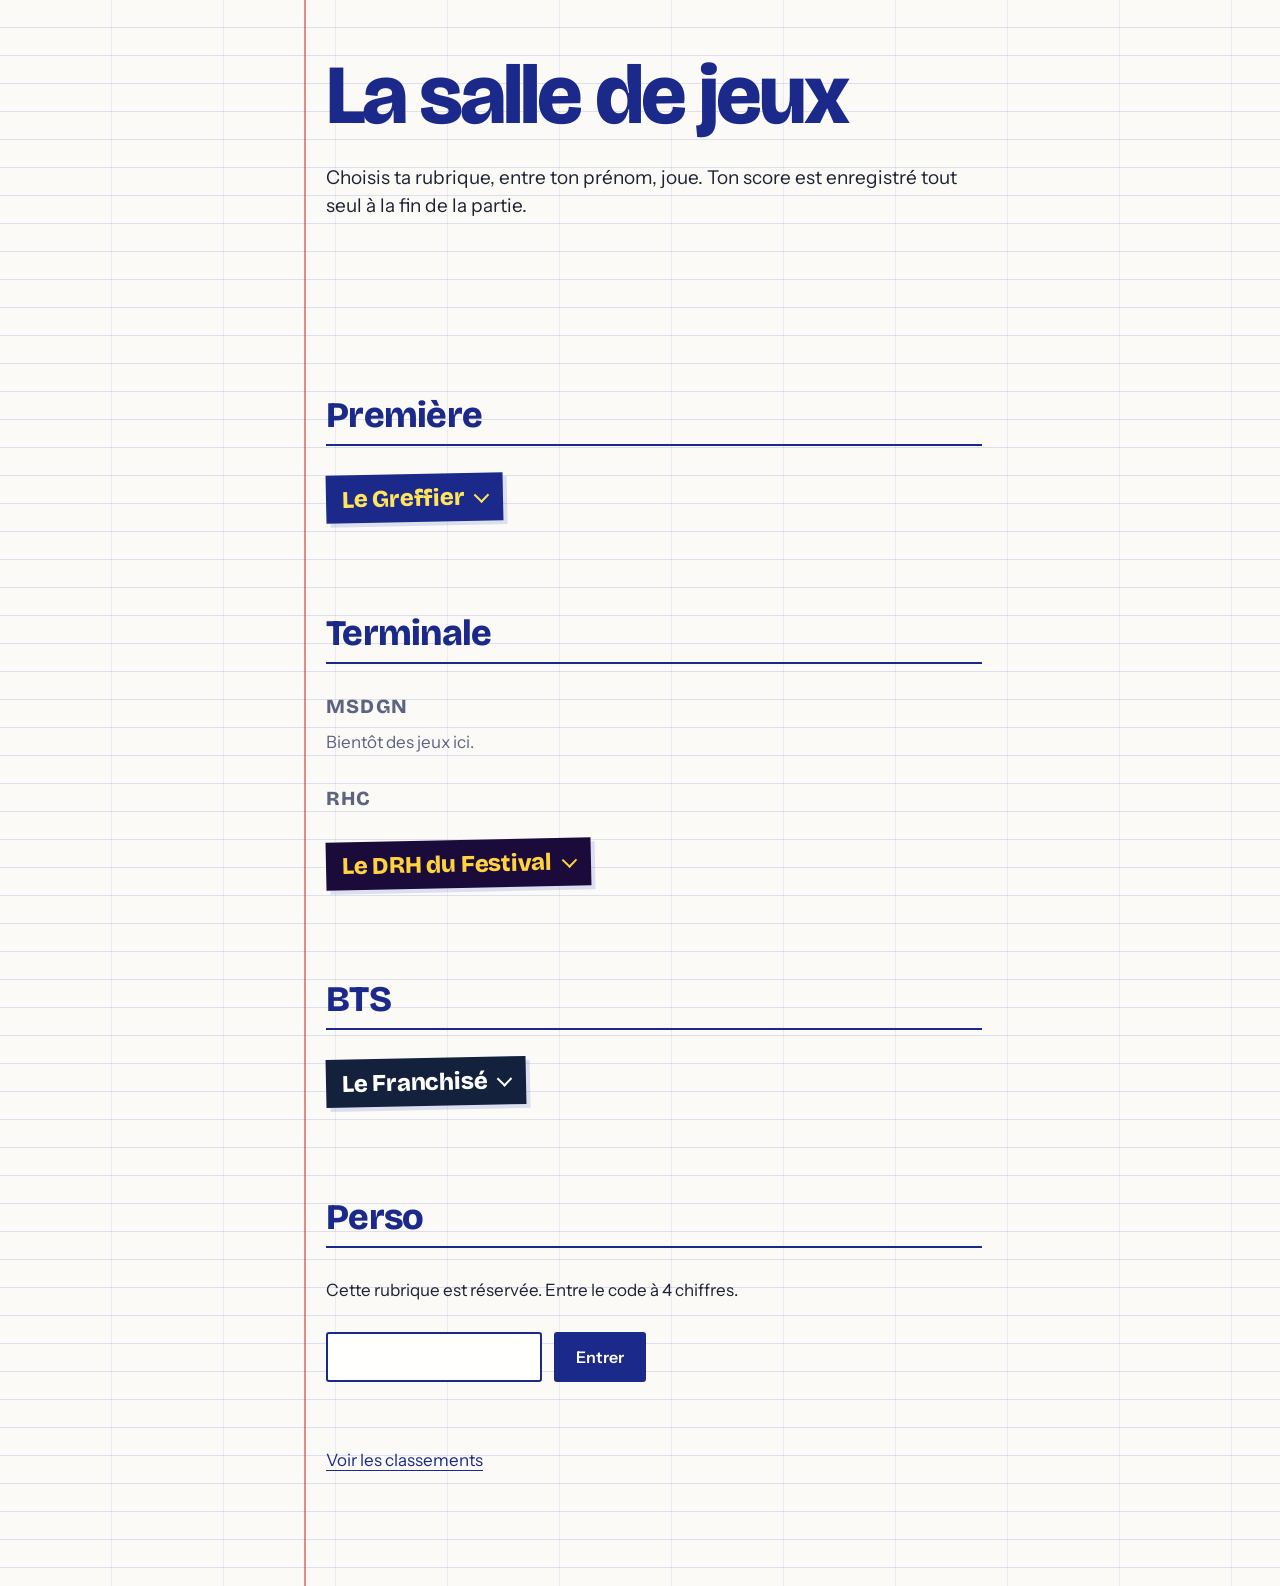
<file: index.html>
<!doctype html>
<html lang="fr">
<head>
<meta charset="utf-8">
<meta name="viewport" content="width=device-width, initial-scale=1">
<title>La salle de jeux</title>
<link rel="preconnect" href="https://fonts.googleapis.com">
<link rel="preconnect" href="https://fonts.gstatic.com" crossorigin>
<link rel="stylesheet" href="https://fonts.googleapis.com/css2?family=Bricolage+Grotesque:opsz,wght@12..96,800&family=Instrument+Sans:wght@400;600&display=swap">
<link rel="stylesheet" href="css/site.css">
</head>
<body>
<main class="page">
  <h1>La salle de jeux</h1>
  <p class="lead">Choisis ta rubrique, entre ton prénom, joue. Ton score est enregistré tout seul à la fin de la partie.</p>
  <div class="tally" id="tally" aria-live="polite"></div>
  <div id="games"></div>
  <p class="note"><a href="classement.html">Voir les classements</a></p>
</main>

<script src="js/qrcode.js"></script>
<script src="js/codes.js"></script>
<script src="js/config.js"></script>
<script src="js/games.js"></script>
<script src="js/scores.js"></script>
<script src="js/endings.js"></script>
<script src="js/access.js"></script>
<script>
(function () {
  "use strict";
  var esc = MesJeux.esc, root = document.getElementById("games");
  var total = 0, pending = 0;

  function podium(g, html) { var o = document.getElementById("top-" + g.id); if (o) o.innerHTML = html; }

  /* Traits de pointage : quatre barres et une barre en travers, par groupe de cinq */
  function tallyHTML(n) {
    var shown = Math.min(n, 50), groups = Math.floor(shown / 5), rest = shown % 5, h = "";
    function svg(bars, crossed) {
      var w = Math.max(bars, 1) * 10 + 6, s = '<svg viewBox="0 0 ' + w + ' 40" aria-hidden="true" fill="none" stroke="currentColor" stroke-width="2.4" stroke-linecap="round">';
      for (var i = 0; i < bars; i++) s += '<path d="M' + (5 + i * 10) + ' 3v34"/>';
      if (crossed) s += '<path d="M1 33L' + (w - 1) + ' 7"/>';
      return s + "</svg>";
    }
    for (var i = 0; i < groups; i++) h += svg(4, true);
    if (rest) h += svg(rest, false);
    return h + '<span class="count">' + n + " partie" + (n > 1 ? "s" : "") + " jouée" + (n > 1 ? "s" : "") + (n > 50 ? " (50 traits affichés)" : "") + "</span>";
  }

  /* Un jeu = son nom ; un clic déroule la description, le podium et le bouton Jouer */
  function gameBlock(g) {
    var d = document.createElement("details");
    d.className = "game";
    d.innerHTML =
      '<summary class="tag" style="--bg:' + g.bg + ';--fg:' + g.fg + '">' + esc(g.title) + '</summary>' +
      '<div class="game-body">' +
      '<p class="blurb">' + esc(g.blurb) + (g.codeHash ? ' <span class="small">Ce jeu demande un code.</span>' : "") + '</p>' +
      '<ol class="podium" id="top-' + esc(g.id) + '"><li><span class="empty">Chargement des scores…</span></li></ol>' +
      '<div class="row"><a class="btn" href="' + esc(g.file) + '">Jouer</a>' +
      '<a href="classement.html?game=' + encodeURIComponent(g.id) + '">Classement complet</a></div>' +
      qrBlock(g) + '</div>';
    return d;
  }

  /* QR code du jeu : il ouvre directement la page du jeu (adresse complète, calculée depuis celle du site) */
  function qrBlock(g) {
    if (typeof qrcode !== "function") return "";
    try {
      var url = new URL(g.file, location.href).href;
      var qr = qrcode(0, "M");
      qr.addData(url);
      qr.make();
      var svg = qr.createSvgTag({ cellSize: 4, margin: 16, scalable: true, alt: "QR code pour ouvrir " + g.title });
      return '<figure class="qr">' + svg + '<figcaption>Scanne pour jouer<span class="small"> · ' + esc(g.title) + '</span></figcaption></figure>';
    } catch (e) { return ""; }
  }

  /* Page « Les codes » (rubrique Perso) : menu déroulant fermé par un code à 6 chiffres.
     La liste est chiffrée dans js/codes.js ; elle n'est déchiffrée que dans la mémoire de la page,
     le code saisi n'est jamais enregistré (il faut le retaper à chaque visite). */
  function b64(s) { return Uint8Array.from(atob(s), function (c) { return c.charCodeAt(0); }); }
  function decryptCodes(pass) {
    var C = window.MESJEUX_CODES;
    if (!C || !(window.crypto && crypto.subtle)) return Promise.reject(new Error("indisponible"));
    return crypto.subtle.importKey("raw", new TextEncoder().encode(pass), "PBKDF2", false, ["deriveKey"]).then(function (base) {
      return crypto.subtle.deriveKey({ name: "PBKDF2", salt: b64(C.salt), iterations: C.iter, hash: "SHA-256" }, base, { name: "AES-GCM", length: 256 }, false, ["decrypt"]);
    }).then(function (key) {
      return crypto.subtle.decrypt({ name: "AES-GCM", iv: b64(C.iv) }, key, b64(C.data));
    }).then(function (buf) { return JSON.parse(new TextDecoder().decode(buf)); });
  }

  function codesBlock() {
    var d = document.createElement("details");
    d.className = "game";
    d.innerHTML =
      '<summary class="tag" style="--bg:#7a1f1f;--fg:#ffffff">Les codes</summary>' +
      '<div class="game-body"><div class="codes-lock">' +
      '<p class="blurb">Cette page est protégée. Entre le code à 6 chiffres.</p>' +
      '<form class="codeform"><input inputmode="numeric" pattern="[0-9]*" maxlength="6" autocomplete="off" aria-label="Code de la page des codes">' +
      '<button class="btn" type="submit">Voir les codes</button></form><p class="err" role="alert"></p></div>' +
      '<div class="codes-list" hidden></div></div>';
    var form = d.querySelector("form"), input = d.querySelector("input"), err = d.querySelector(".err");
    form.addEventListener("submit", function (e) {
      e.preventDefault();
      if (!/^\d{6}$/.test(input.value)) { err.textContent = "Le code fait 6 chiffres."; return; }
      err.textContent = "Vérification…";
      decryptCodes(input.value).then(function (data) {
        var list = d.querySelector(".codes-list");
        list.innerHTML = '<p class="blurb">Les codes d’accès des jeux. Les majuscules n’ont pas d’importance.</p><dl class="codes">' +
          data.items.map(function (it) { return "<dt>" + esc(it.t) + "</dt><dd>" + esc(it.c) + "</dd>"; }).join("") + "</dl>" +
          '<button class="btn ghost" type="button">Masquer</button>';
        list.querySelector("button").addEventListener("click", function () {
          list.hidden = true; list.innerHTML = ""; input.value = ""; err.textContent = "";
          d.querySelector(".codes-lock").hidden = false;
        });
        d.querySelector(".codes-lock").hidden = true; list.hidden = false;
        input.value = "";
      }, function () {
        err.textContent = "Code incorrect. Réessaie."; input.select();
      });
    });
    return d;
  }

  function lockBlock(s) {
    var box = document.createElement("div");
    box.className = "lock";
    box.innerHTML = '<p>Cette rubrique est réservée. Entre le code à ' + s.digits + ' chiffres.</p>' +
      '<form class="codeform"><input inputmode="numeric" pattern="[0-9]*" maxlength="' + s.digits + '" autocomplete="off" aria-label="Code de la rubrique ' + esc(s.title) + '">' +
      '<button class="btn" type="submit">Entrer</button></form><p class="err" role="alert"></p>';
    var input = box.querySelector("input"), err = box.querySelector(".err");
    box.querySelector("form").addEventListener("submit", function (e) {
      e.preventDefault();
      Access.tryCode("sec", s, input.value).then(function (ok) {
        if (ok) render(); else { err.textContent = "Code incorrect. Réessaie."; input.select(); }
      });
    });
    return box;
  }

  function loadScores(g) {
    pending++;
    MesJeux.list(g.id, 1000).then(function (rows) {
      total += rows.length;
      var top = g.rank === "endings" ? Endings.rank(rows).slice(0, 3).map(function (o) { return { player: o.player, score: o.count }; }) : rows.slice(0, 3);
      if (!top.length) { podium(g, '<li><span class="empty">Aucune partie pour l’instant. Lance la première.</span></li>'); return; }
      podium(g, top.map(function (r, i) {
        return '<li><span class="rk">' + (i + 1) + '</span><span class="nm"><span>' + esc(r.player) + '</span></span><span class="sc">' + esc(g.fmt ? g.fmt(r.score) : Math.round(r.score)) + esc(g.unit || "") + "</span></li>";
      }).join(""));
    }, function () {
      podium(g, '<li><span class="empty">Classement indisponible pour le moment.</span></li>');
    }).then(function () {
      if (--pending === 0 && total > 0) document.getElementById("tally").innerHTML = tallyHTML(total);
    });
  }

  function render() {
    root.innerHTML = ""; total = 0; pending = 0;
    document.getElementById("tally").innerHTML = "";
    var toLoad = [];
    Access.sections.forEach(function (s) {
      var wrap = document.createElement("section");
      wrap.className = "rubrique";
      wrap.innerHTML = '<h2 class="rubrique-title">' + esc(s.title) + "</h2>";
      root.appendChild(wrap);
      if (!Access.sectionOpen(s)) { wrap.appendChild(lockBlock(s)); return; }
      var list = Access.games.filter(function (g) { return g.section === s.id; });
      if (!list.length) { var p = document.createElement("p"); p.className = "soon"; p.textContent = "Bientôt des jeux ici."; wrap.appendChild(p); return; }
      var add = function (g) { wrap.appendChild(gameBlock(g)); toLoad.push(g); };
      if (s.subs && s.subs.length) {
        /* Sous-catégories (ex. Terminale : MSDGN, RHC) ; les jeux sans sous-catégorie passent en premier */
        list.filter(function (g) { return !g.sub; }).forEach(add);
        s.subs.forEach(function (sub) {
          var h = document.createElement("h3"); h.className = "sub-title"; h.textContent = sub.title; wrap.appendChild(h);
          var inSub = list.filter(function (g) { return g.sub === sub.id; });
          if (!inSub.length) { var q = document.createElement("p"); q.className = "soon"; q.textContent = "Bientôt des jeux ici."; wrap.appendChild(q); }
          inSub.forEach(add);
        });
      } else list.forEach(add);
      if (s.id === "perso" && window.MESJEUX_CODES) wrap.appendChild(codesBlock());
    });
    if (!MesJeux.ready()) {
      toLoad.forEach(function (g) { podium(g, '<li><span class="empty">Les classements ne sont pas encore branchés.</span></li>'); });
      return;
    }
    toLoad.forEach(loadScores);
  }
  render();
})();
</script>
</body>
</html>
</file>
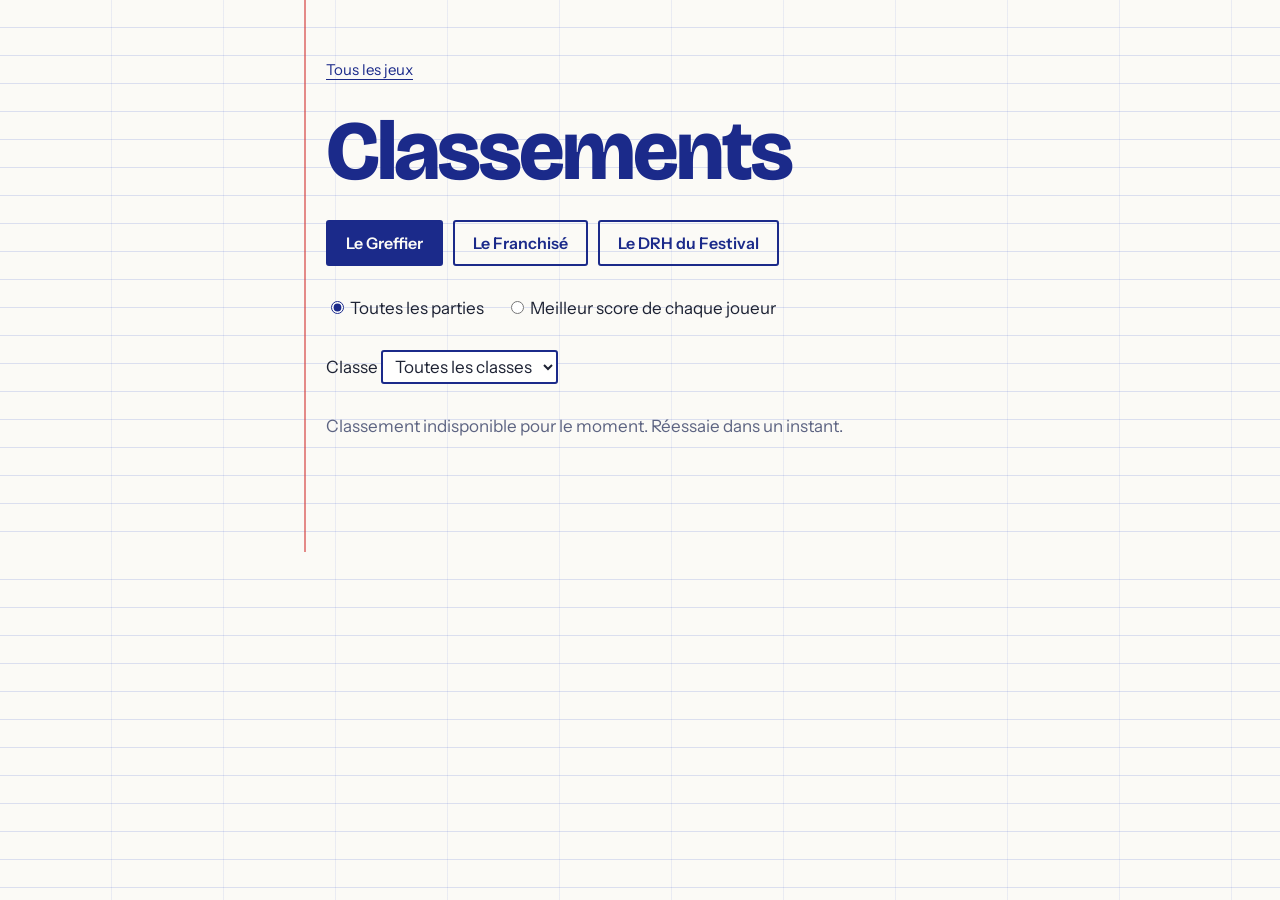
<file: classement.html>
<!doctype html>
<html lang="fr">
<head>
<meta charset="utf-8">
<meta name="viewport" content="width=device-width, initial-scale=1">
<title>Classements</title>
<link rel="preconnect" href="https://fonts.googleapis.com">
<link rel="preconnect" href="https://fonts.gstatic.com" crossorigin>
<link rel="stylesheet" href="https://fonts.googleapis.com/css2?family=Bricolage+Grotesque:opsz,wght@12..96,800&family=Instrument+Sans:wght@400;600&display=swap">
<link rel="stylesheet" href="css/site.css">
</head>
<body>
<main class="page">
  <p class="small" style="margin:0 0 28px"><a href="index.html">Tous les jeux</a></p>
  <h1>Classements</h1>
  <div class="tabs" id="tabs" role="group" aria-label="Jeu"></div>
  <div class="mode" id="mode">
    <label><input type="radio" name="mode" value="all" checked>Toutes les parties</label>
    <label><input type="radio" name="mode" value="best">Meilleur score de chaque joueur</label>
  </div>
  <div class="mode" id="clsbox" hidden>
    <label>Classe <select id="cls"></select></label>
  </div>
  <div id="out" aria-live="polite"></div>
</main>

<script src="js/config.js"></script>
<script src="js/games.js"></script>
<script src="js/scores.js"></script>
<script src="js/endings.js"></script>
<script src="js/access.js"></script>
<script>
(function () {
  "use strict";
  var esc = MesJeux.esc;
  /* Les jeux d'une rubrique fermée (Perso) n'apparaissent pas tant que son code n'a pas été saisi */
  var games = window.MESJEUX_GAMES.filter(function (g) { return Access.sectionOpen(Access.section(g.section)); });
  var params = new URLSearchParams(location.search);
  var current = games.filter(function (g) { return g.id === params.get("game"); })[0] || games[0];
  var mode = "all", cls = "", cache = {};
  var tabs = document.getElementById("tabs"), out = document.getElementById("out");

  function drawTabs() {
    tabs.innerHTML = "";
    games.forEach(function (g) {
      var b = document.createElement("button");
      b.type = "button"; b.className = "tab"; b.textContent = g.title;
      b.setAttribute("aria-pressed", String(g === current));
      b.onclick = function () { current = g; setClasses(); drawTabs(); load(); };
      tabs.appendChild(b);
    });
  }

  function fmtDate(iso) {
    try { return new Date(iso).toLocaleDateString("fr-FR", { day: "numeric", month: "short" }); } catch (e) { return ""; }
  }

  /* Filtre de classe : les classes de la rubrique du jeu affiché */
  function setClasses() {
    var s = Access.section(current.section), list = (s && s.classes) || [];
    var sel = document.getElementById("cls"); cls = "";
    sel.innerHTML = '<option value="">Toutes les classes</option>' + list.map(function (c) { return "<option>" + esc(c) + "</option>"; }).join("");
    document.getElementById("clsbox").hidden = !list.length;
  }
  document.getElementById("cls").addEventListener("change", function () { cls = this.value; if (cache[current.id]) draw(cache[current.id]); });

  function draw(rows) {
    var endings = current.rank === "endings";
    document.getElementById("mode").hidden = endings;
    if (endings) { out.innerHTML = ""; Endings.renderBoard(out, rows, { cls: "board" }); return; }
    if (cls) rows = rows.filter(function (r) { return (r.details || {}).cls === cls; });
    var shown = mode === "best" ? MesJeux.bestPerPlayer(rows) : rows;
    if (!shown.length) { out.innerHTML = '<p class="note">Aucune partie pour l’instant. Lance la première.</p>'; return; }
    var h = '<table class="board"><thead><tr><th class="rk">#</th><th>Joueur</th><th class="num">' + esc(current.scoreLabel) + "</th></tr></thead><tbody>";
    shown.slice(0, 100).forEach(function (r, i) {
      var sub = [current.detail ? current.detail(r) : "", fmtDate(r.created_at)].filter(Boolean).join(" · ");
      h += '<tr><td class="rk">' + (i + 1) + '</td><td class="nm"><span class="who">' + esc(r.player) + "</span>" + (sub ? '<span class="sub">' + esc(sub) + "</span>" : "") +
           '</td><td class="num">' + esc(current.fmt ? current.fmt(r.score) : Math.round(r.score)) + "</td></tr>";
    });
    out.innerHTML = h + "</tbody></table>" +
      '<p class="note">' + shown.length + (mode === "best" ? " joueur" : " partie") + (shown.length > 1 ? "s" : "") + (shown.length > 100 ? " (100 premiers affichés)" : "") + ".</p>";
  }

  function load() {
    if (!MesJeux.ready()) { out.innerHTML = '<p class="note">Les classements ne sont pas encore branchés.</p>'; return; }
    if (cache[current.id]) { draw(cache[current.id]); }
    else out.innerHTML = '<p class="note">Chargement…</p>';
    var id = current.id;
    MesJeux.list(id, 1000).then(function (rows) {
      cache[id] = rows;
      if (current.id === id) draw(rows);
    }, function () {
      if (current.id === id) out.innerHTML = '<p class="note">Classement indisponible pour le moment. Réessaie dans un instant.</p>';
    });
  }

  document.getElementById("mode").addEventListener("change", function (e) {
    if (e.target && e.target.name === "mode") { mode = e.target.value; if (cache[current.id]) draw(cache[current.id]); }
  });
  setClasses(); drawTabs(); load();
})();
</script>
</body>
</html>
</file>
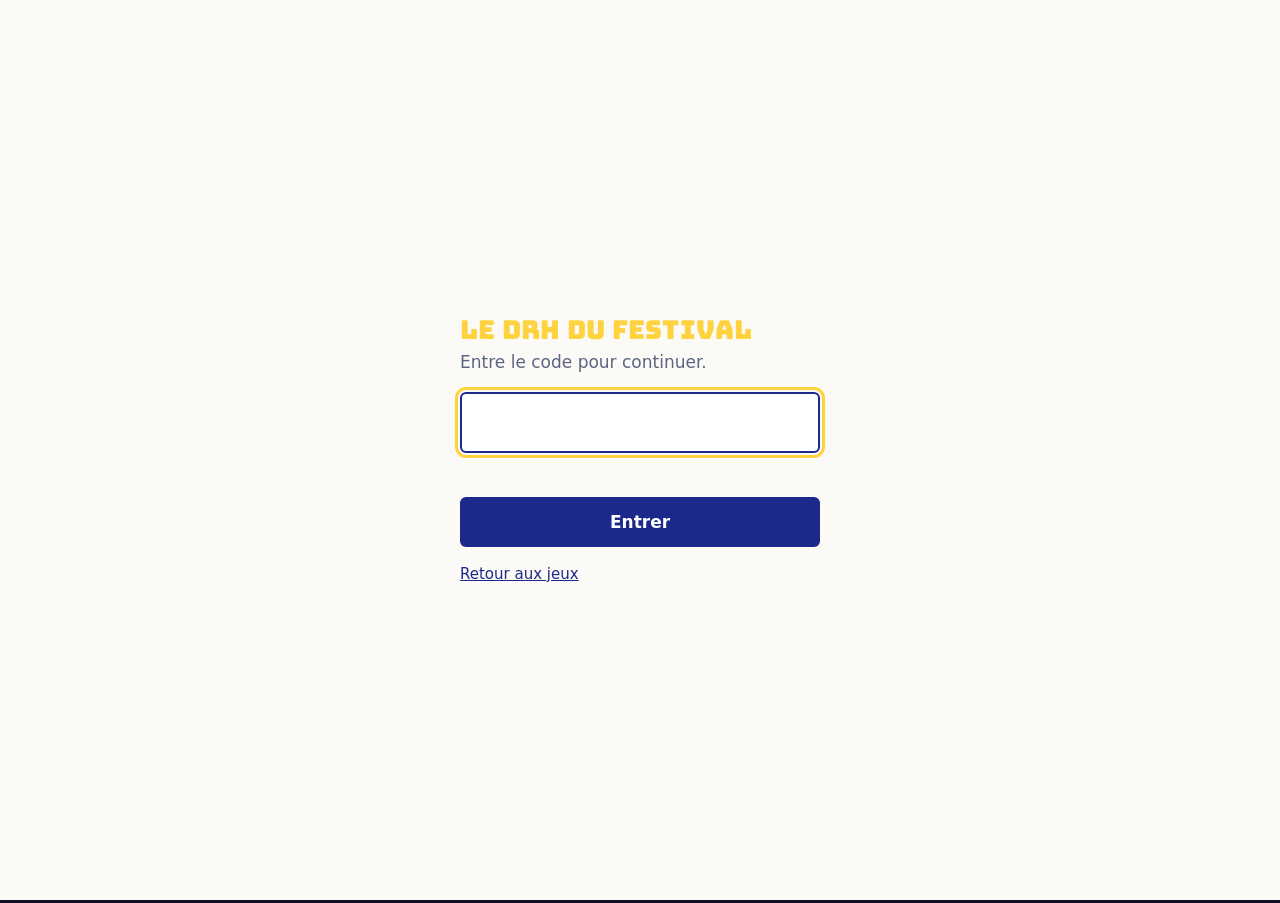
<file: jeux/drh-festival.html>
<!doctype html>
<html lang="fr">
<head>
<meta charset="utf-8">
<meta name="viewport" content="width=device-width,initial-scale=1,viewport-fit=cover">
<title>Le DRH du Festival</title>
<link rel="preconnect" href="https://fonts.googleapis.com">
<link rel="stylesheet" href="https://fonts.googleapis.com/css2?family=Bungee&family=DM+Sans:wght@400;500;700&display=swap">
<style>
/* Concept : une affiche de festival. Nuit violette, néons rose / jaune / cyan. */
:root {
  --bg: #120b24; --surface: #1f1440; --surface-2: #2a1c52; --ink: #f6f1ff; --muted: #b9acdc; --line: #43326f;
  --pink: #ff3d81; --yellow: #ffd23f; --cyan: #38e8ee;
  --good: #3ddc97; --good-bg: #0f3a2c; --bad: #ff7a7a; --bad-bg: #40151f;
  --font-body: "DM Sans", system-ui, -apple-system, "Segoe UI", sans-serif;
  --font-title: "Bungee", "Arial Black", Impact, sans-serif;
  color-scheme: dark;
}
* { box-sizing: border-box; }
html, body { min-height: 100%; }
body {
  margin: 0; color: var(--ink); font: 16px/1.5 var(--font-body);
  background:
    radial-gradient(900px 520px at 90% -10%, rgba(255, 61, 129, .24), transparent 60%),
    radial-gradient(700px 520px at -10% 8%, rgba(56, 232, 238, .15), transparent 60%),
    var(--bg);
  background-attachment: fixed;
  padding: 0 max(16px, env(safe-area-inset-right)) 56px max(16px, env(safe-area-inset-left));
}
.wrap { max-width: 700px; margin: 0 auto; }
.back { margin: 12px 0 0; font-size: 14px; }
.back a { color: var(--cyan); }
button, input, select { font: inherit; color: inherit; }
button { cursor: pointer; }
:focus-visible { outline: 3px solid var(--yellow); outline-offset: 2px; }

/* En-tête : les trois jauges et le score */
.top { position: sticky; top: 0; z-index: 9; margin-top: 8px; padding: 10px 0 10px; background: rgba(18, 11, 36, .94); backdrop-filter: blur(6px); border-bottom: 1px solid var(--line); }
.top-row { display: flex; align-items: center; justify-content: space-between; gap: 10px; }
.brand { font-family: var(--font-title); font-size: 15px; letter-spacing: .02em; color: var(--yellow); }
.score { font-family: var(--font-title); font-size: 17px; color: var(--cyan); font-variant-numeric: tabular-nums; }
.score small { font-family: var(--font-body); font-size: 11px; font-weight: 700; color: var(--muted); letter-spacing: .08em; text-transform: uppercase; margin-right: 6px; }
.meters { display: grid; grid-template-columns: repeat(3, 1fr); gap: 12px; margin-top: 8px; }
.meter-head { display: flex; justify-content: space-between; align-items: baseline; font-size: 12px; font-weight: 700; color: var(--muted); }
.meter-val { font-variant-numeric: tabular-nums; color: var(--ink); }
.bar { height: 9px; border-radius: 5px; background: var(--surface-2); margin-top: 4px; overflow: hidden; border: 1px solid var(--line); }
.bar > i { display: block; height: 100%; border-radius: 5px; transition: width .5s ease; }
.m-cash > i { background: var(--yellow); }
.m-mood > i { background: var(--pink); }
.m-law > i { background: var(--cyan); }
.meter.low .bar { border-color: var(--bad); }
.meter.low .meter-val { color: var(--bad); }
.eds { display: grid; grid-template-columns: repeat(3, 1fr); gap: 10px; margin-top: 9px; }
.ed { font-size: 10.5px; font-weight: 700; letter-spacing: .06em; text-transform: uppercase; color: var(--muted); }
.ed .dots { display: grid; grid-template-columns: repeat(4, 1fr); gap: 3px; margin-top: 3px; }
.ed .dots i { height: 4px; border-radius: 2px; background: var(--line); }
.ed .dots i.done { background: var(--ink); }
.ed .dots i.now { background: var(--pink); }
.ed.now { color: var(--ink); }

/* Cartes */
main { padding-top: 20px; }
.card { background: var(--surface); border: 1px solid var(--line); border-radius: 14px; padding: 20px; }
.card + .card { margin-top: 16px; }
.band { margin: 0 0 16px; padding: 14px 16px; border-radius: 14px; background: linear-gradient(100deg, var(--pink), #ff7a3d); color: #1a0a2e; }
.band b { display: block; font-family: var(--font-title); font-size: 21px; line-height: 1.15; }
.band span { display: block; font-size: 13.5px; font-weight: 700; margin-top: 4px; }
.tag { display: inline-block; font-size: 11.5px; font-weight: 700; text-transform: uppercase; letter-spacing: .08em; color: var(--cyan); border: 1.5px solid var(--cyan); border-radius: 5px; padding: 2px 8px; margin: 0 0 12px; transform: rotate(-1deg); }
h1, h2 { margin: 0; font-family: var(--font-title); font-weight: 400; line-height: 1.12; letter-spacing: .01em; text-wrap: balance; }
h1 { font-size: 34px; color: var(--yellow); }
h2 { font-size: 24px; color: var(--yellow); }
h3.sec { margin: 0 0 10px; font-size: 12.5px; text-transform: uppercase; letter-spacing: .08em; color: var(--muted); }
.lead { color: var(--muted); margin: 12px 0 0; max-width: 62ch; }
.hint { color: var(--muted); font-size: 14px; }
.place { margin: 0 0 12px; padding: 10px 12px; border-left: 4px solid #ffd23f; background: rgba(255,210,63,.12); border-radius: 0 8px 8px 0; line-height: 1.5; }
.who { display: flex; align-items: center; gap: 12px; margin: 0 0 12px; }
.av { width: 46px; height: 46px; flex: none; border-radius: 50%; display: grid; place-items: center; font-size: 25px; background: var(--surface-2); border: 2px solid var(--pink); }
.who b { display: block; line-height: 1.2; }
.who i { display: block; font-style: normal; font-size: 13px; color: var(--muted); }
.ctx { background: var(--surface-2); border-radius: 10px; padding: 14px 16px; margin: 0 0 16px; max-width: 68ch; }
.ctx p { margin: 0 0 8px; }
.ctx p:last-child { margin: 0; }
.q { font-size: 19px; font-weight: 700; line-height: 1.3; margin: 0 0 14px; text-wrap: balance; }
.opts { display: grid; gap: 10px; }
.opt { display: grid; grid-template-columns: 30px 1fr; gap: 12px; align-items: center; width: 100%; text-align: left; background: var(--surface); border: 1.5px solid var(--line); border-radius: 10px; padding: 12px 14px; transition: border-color .15s, background .15s; }
.opt:hover:not(:disabled) { border-color: var(--pink); }
.opt:disabled { cursor: default; }
.opt .k { font-weight: 700; width: 26px; height: 26px; border: 1.5px solid var(--line); border-radius: 6px; display: grid; place-items: center; font-size: 13px; color: var(--muted); }
.opt.sel { border-color: var(--yellow); background: var(--surface-2); }
.opt.sel .k { background: var(--yellow); border-color: var(--yellow); color: #1a0a2e; }
.opt.right { border-color: var(--good); background: var(--good-bg); }
.opt.right .k { background: var(--good); border-color: var(--good); color: #0b2a20; }
.opt.wrong { border-color: var(--bad); background: var(--bad-bg); }
.opt.wrong .k { background: var(--bad); border-color: var(--bad); color: #2a0b10; }
.opt.dim { opacity: .5; }
.opt small { display: block; color: var(--muted); font-size: 13px; }
.fb { margin-top: 18px; border-radius: 10px; padding: 16px; border: 1.5px solid var(--line); background: var(--surface-2); }
.fb.ok { border-color: var(--good); background: var(--good-bg); }
.fb.ko { border-color: var(--bad); background: var(--bad-bg); }
.fb h3 { margin: 0 0 6px; font-size: 16px; }
.fb.ok h3 { color: var(--good); }
.fb.ko h3 { color: var(--bad); }
.fb p { margin: 0 0 10px; max-width: 66ch; }
.fb ul { margin: 0 0 10px; padding-left: 20px; }
.rule { background: var(--surface); border: 1px dashed var(--yellow); border-radius: 8px; padding: 10px 12px; margin: 12px 0 0; font-size: 14.5px; }
.rule .ref { display: block; font-size: 11.5px; font-weight: 700; text-transform: uppercase; letter-spacing: .08em; color: var(--yellow); margin-bottom: 3px; }
.chips { display: flex; flex-wrap: wrap; gap: 8px; margin: 12px 0 0; }
.chip { font-size: 12.5px; font-weight: 700; padding: 3px 10px; border-radius: 999px; border: 1px solid var(--line); background: var(--surface); font-variant-numeric: tabular-nums; }
.chip.up { color: var(--good); border-color: var(--good); }
.chip.down { color: var(--bad); border-color: var(--bad); }
.btn { display: inline-block; margin-top: 16px; padding: 11px 22px; border-radius: 10px; border: 0; background: var(--pink); color: #1a0a2e; font-weight: 700; }
.btn:hover { filter: brightness(1.1); }
.btn:disabled { opacity: .45; cursor: default; }
.btn.ghost { background: transparent; color: var(--ink); border: 1.5px solid var(--line); }
.row { display: flex; gap: 10px; flex-wrap: wrap; align-items: center; }

/* Formulaire */
.form { display: grid; gap: 12px; margin-top: 18px; max-width: 420px; }
.field { display: grid; gap: 4px; }
.field label { font-size: 13px; font-weight: 700; color: var(--muted); }
.field input, .field select { width: 100%; padding: 11px 12px; border: 1.5px solid var(--line); border-radius: 10px; background: var(--surface-2); }
.err { color: var(--bad); font-size: 14px; min-height: 20px; margin: 0; }
.rules { margin: 14px 0 0; padding: 0; list-style: none; display: grid; gap: 8px; }
.rules li { display: grid; grid-template-columns: 26px 1fr; gap: 8px; font-size: 15px; }

/* Profil de poste */
.crit { display: grid; grid-template-columns: 1fr auto; gap: 10px; align-items: center; padding: 10px 0; border-top: 1px solid var(--line); }
.crit:first-of-type { border-top: 0; }
.crit b { display: block; }
.crit small { color: var(--muted); }
.step { display: inline-flex; align-items: center; gap: 8px; }
.step button { width: 34px; height: 34px; border-radius: 8px; border: 1.5px solid var(--line); background: var(--surface-2); font-weight: 700; font-size: 18px; line-height: 1; }
.step button:hover:not(:disabled) { border-color: var(--pink); }
.step button:disabled { opacity: .35; cursor: default; }
.step output { min-width: 108px; text-align: center; font-size: 13.5px; font-weight: 700; }
.pts-left { font-weight: 700; margin: 0 0 6px; }
.pts-left span { color: var(--yellow); font-size: 20px; font-family: var(--font-title); }
.cmp { width: 100%; border-collapse: collapse; font-size: 14px; margin: 8px 0 0; }
.cmp th, .cmp td { text-align: left; padding: 6px 8px; border-top: 1px solid var(--line); }
.cmp th { font-size: 11.5px; text-transform: uppercase; letter-spacing: .06em; color: var(--muted); }
.cmp td.num, .cmp th.num { text-align: center; }
.cmp .okc { color: var(--good); font-weight: 700; }
.cmp .koc { color: var(--bad); font-weight: 700; }

/* Tri */
.sortcard { background: var(--surface-2); border: 1.5px dashed var(--line); border-radius: 10px; padding: 18px 16px; margin: 0 0 14px; font-size: 18px; font-weight: 500; min-height: 78px; display: flex; align-items: center; }
.count { font-size: 12.5px; color: var(--muted); margin: 0 0 8px; font-weight: 700; }
.buckets { display: grid; grid-template-columns: repeat(auto-fit, minmax(140px, 1fr)); gap: 10px; }
.bucket { border: 1.5px solid var(--line); background: var(--surface); border-radius: 10px; padding: 12px; font-weight: 700; text-align: center; }
.bucket:hover:not(:disabled) { border-color: var(--pink); }
.bucket:disabled { cursor: default; }
.bucket.right { border-color: var(--good); background: var(--good-bg); }
.bucket.wrong { border-color: var(--bad); background: var(--bad-bg); }
.bucket.dim { opacity: .5; }

/* Événement */
.event { border: 1.5px dashed var(--cyan); border-radius: 12px; padding: 16px; background: var(--surface-2); }
.event b { display: block; font-family: var(--font-title); font-size: 18px; color: var(--cyan); font-weight: 400; margin-bottom: 6px; }

/* Fin */
.bigscore { font-family: var(--font-title); font-size: 52px; color: var(--cyan); margin: 8px 0 0; font-variant-numeric: tabular-nums; line-height: 1; }
.endtitle { font-family: var(--font-title); font-size: 28px; line-height: 1.12; color: var(--yellow); margin: 6px 0 0; }
.mast { display: grid; grid-template-columns: 150px 1fr 56px; gap: 10px; align-items: center; margin: 8px 0; font-size: 14.5px; }
.mast .bar { margin: 0; }
.mast .bar > i { background: var(--good); }
.mast.low .bar > i { background: var(--bad); }
.mast span:last-child { text-align: right; font-weight: 700; font-variant-numeric: tabular-nums; }
.review { margin-top: 12px; display: grid; gap: 10px; }
.miss { background: var(--surface-2); border-radius: 10px; padding: 12px 14px; font-size: 15px; }
.miss b { display: block; margin-bottom: 2px; color: var(--yellow); }
.tbl { overflow-x: auto; }
table.board { width: 100%; border-collapse: collapse; font-size: 14.5px; }
.board th, .board td { padding: 8px 8px; border-top: 1px solid var(--line); text-align: left; }
.board th { font-size: 11.5px; text-transform: uppercase; letter-spacing: .06em; color: var(--muted); border-top: 0; }
.board .num { text-align: right; font-variant-numeric: tabular-nums; }
.board .rk { width: 32px; color: var(--muted); }
.board tr.me td { background: rgba(255, 210, 63, .12); }
.board .cls { color: var(--muted); font-size: 12.5px; }
.tag-row { display: grid; grid-template-columns: 1fr 70px; gap: 10px; align-items: center; margin: 7px 0; font-size: 14.5px; }
.tag-bar { height: 8px; border-radius: 4px; background: var(--surface-2); overflow: hidden; }
.tag-bar > i { display: block; height: 100%; background: var(--bad); }

@media (max-width: 520px) {
  h1 { font-size: 27px; } h2 { font-size: 21px; } .card { padding: 16px; } .q { font-size: 18px; }
  .meters { gap: 8px; } .meter-head { font-size: 11px; } .mast { grid-template-columns: 110px 1fr 52px; }
  .step output { min-width: 84px; font-size: 12.5px; } .endtitle { font-size: 23px; } .bigscore { font-size: 42px; }
}
@media (prefers-reduced-motion: reduce) { .bar > i { transition: none; } }
.mini { background: var(--surface-2); border: 1px solid var(--line); border-radius: 12px; padding: 14px; text-align: center; }
.mcanvas { width: 100%; max-width: 420px; aspect-ratio: 8 / 5; border-radius: 8px; border: 2px solid var(--line); touch-action: none; display: block; margin: 0 auto; background: #120b24; cursor: none; }
.mstat { margin: 8px 0; font-weight: 700; color: var(--yellow); }
.stopbar { position: relative; height: 34px; border-radius: 8px; background: var(--bg); border: 2px solid var(--line); overflow: hidden; margin: 10px auto; max-width: 420px; }
.stopbar .zone { position: absolute; top: 0; bottom: 0; background: var(--good); opacity: .85; }
.stopbar .mark { position: absolute; top: 0; bottom: 0; width: 8px; margin-left: -4px; background: var(--pink); border-radius: 4px; }
.pads { display: grid; grid-template-columns: 1fr 1fr; gap: 10px; max-width: 320px; margin: 10px auto 0; }
.pad { height: 76px; border-radius: 12px; border: 3px solid transparent; font-weight: 700; color: #1a0a2e; opacity: .55; transition: opacity .1s, transform .1s; }
.pad.p0 { background: var(--cyan); } .pad.p1 { background: var(--pink); } .pad.p2 { background: var(--yellow); } .pad.p3 { background: var(--good); }
.pad.on { opacity: 1; transform: scale(1.05); border-color: #fff; }
</style>
</head>
<body>
<div class="wrap">
  <p class="back"><a href="../index.html">Tous les jeux</a></p>
  <header class="top">
    <div class="top-row">
      <span class="brand">Le DRH du Festival</span>
      <span class="score"><small>Score</small><span id="scoreVal">0</span></span>
    </div>
    <div class="meters">
      <div class="meter m-cash" id="mCash"><div class="meter-head"><span>Trésorerie</span><span class="meter-val" id="cashVal">60</span></div><div class="bar"><i id="cashBar" style="width:60%"></i></div></div>
      <div class="meter m-mood" id="mMood"><div class="meter-head"><span>Ambiance</span><span class="meter-val" id="moodVal">60</span></div><div class="bar"><i id="moodBar" style="width:60%"></i></div></div>
      <div class="meter m-law" id="mLaw"><div class="meter-head"><span>Conformité</span><span class="meter-val" id="lawVal">60</span></div><div class="bar"><i id="lawBar" style="width:60%"></i></div></div>
    </div>
    <div class="eds" id="eds" aria-label="Progression sur trois éditions"></div>
  </header>
  <main id="main" aria-live="polite"></main>
</div>

<script src="../js/config.js"></script>
<script src="../js/games.js"></script>
<script src="../js/scores.js"></script>
<script>window.MESJEUX_GAME = "drh-festival";</script>
<script src="../js/access.js"></script>
<script>
(function () {
  "use strict";

  /* ================================================================== */
  /*  PERSONNAGES                                                        */
  /* ================================================================== */
  var W = {
    T: { n: "M. Valcourt", e: "🥁", r: "Directeur du festival, ex-batteur" },
    G: { n: "Gérard", e: "🧮", r: "Directeur financier, ennemi du café" },
    K: { n: "Kévin", e: "📱", r: "Stagiaire communication" },
    P: { n: "Mme Pérignon", e: "✊", r: "Déléguée du personnel" },
    L: { n: "Luigi", e: "🍕", r: "Chef des bars, roi de la cooptation" },
    B: { n: "Inspectrice Bertoli", e: "🕵️", r: "Inspection du travail" },
    N: { n: "Nadia", e: "🎟️", r: "Responsable accueil et billetterie" },
    Th: { n: "Théo", e: "🎚️", r: "Technicien son" },
    I: { n: "Inès", e: "💡", r: "Régisseuse lumière" },
    Le: { n: "Léa", e: "📣", r: "Ambassadrice indépendante" },
    Ka: { n: "Karim B.", e: "🦺", r: "Candidat, responsable sécurité" },
    D: { n: "Dylan", e: "🕶️", r: "Ambassadeur indépendant" },
    S: { n: "Serge", e: "📦", r: "Magasinier, 22 ans de maison" },
    M: { n: "Michel", e: "🎮", r: "Responsable de l'appli mobile, parieur compulsif" }
  };

  /* ================================================================== */
  /*  LES TROIS ÉDITIONS                                                 */
  /*  ch : 1 = besoin en recrutement, 2 = relations de travail,          */
  /*       3 = évaluation. d = [trésorerie, ambiance, conformité].       */
  /* ================================================================== */
  var EDITIONS = [

    /* ---------------------------------------------------------------- */
    /*  ÉDITION 1                                                        */
    /* ---------------------------------------------------------------- */
    {
      title: "Édition 1 · Premiers pas",
      intro: [
        "Bienvenue au Décibel Festival : trois jours, 25 000 festivaliers, 40 permanents, 300 saisonniers et un directeur, M. Valcourt, qui prend encore les frigos pour des grosses caisses.",
        "Tu es son nouveau DRH. Ta mission : que la boîte tourne trois éditions de suite. Chaque décision fait bouger la trésorerie, l'ambiance et la conformité au droit. Si l'une des trois tombe à zéro, c'est la fin du concert."
      ],
      quarters: [
        { label: "T1 · Hiver", chap: "Le besoin en recrutement",
          blurb: "Le festival est enneigé, Gérard a éteint le chauffage « pour la cause ». Un poste clé se libère.",
          scenes: [
            { ty: "choice", ch: 1, tag: "Anticiper les besoins", who: "T",
              ctx: ["Valcourt déroule un tableau sur ton bureau : quatre départs en retraite d'ici deux ans (régie, sécurité, bars, comptabilité), la billetterie qui passe au tout-numérique, et un festival qui veut grandir. Gilbert, le régisseur général, part dans six mois.",
                    "« Comment on s'y prend pour ne pas se retrouver le bec dans l'eau ? »"],
              q: "Que mets-tu en place ?",
              opts: [
                { t: "Un plan de GPEC : anticiper les départs et l'évolution des métiers, puis former et organiser les mobilités", d: [-2, 4, 2], pts: 50, ok: true,
                  fb: "La GPEC (gestion prévisionnelle des emplois et des compétences) permet d'anticiper les conséquences de l'environnement et de la stratégie sur les emplois, puis de définir des actions à court et moyen terme. Gilbert est le premier dossier de la liste." },
                { t: "On verra quand chacun partira : on recrutera au dernier moment", d: [-6, -4, 0], pts: -15, ok: false,
                  fb: "Recruter en urgence coûte plus cher, et tout le savoir-faire de Gilbert part avec lui, sans transmission. Valcourt « se souvient » alors qu'il a déjà vécu ça avec le régisseur lumière." },
                { t: "Embaucher dix personnes dès maintenant, à tout hasard", d: [-10, 0, 0], pts: -10, ok: false,
                  fb: "Anticiper ne veut pas dire recruter sans savoir quoi ni qui. Gérard demande à voir la liste des postes. Elle n'existe pas." }
              ],
              rule: { ref: "La GPEC", text: "Un plan de GPEC permet à l'entreprise d'anticiper les conséquences de son environnement interne et externe et de ses choix stratégiques, afin de définir les actions à mener à court et moyen terme : développer la qualification des salariés, valoriser les compétences, accompagner les changements d'organisation et développer les mobilités professionnelles." } },

            { ty: "profile", ch: 1, tag: "Profil de poste", who: "T",
              ctx: ["Premier départ à préparer : Gilbert, notre régisseur général, part à la retraite dans six mois. Dix-huit ans à monter des scènes sous la pluie.",
                    "Définition de poste. Le régisseur général pilote la production technique des trois jours : il coordonne le montage et le démontage de quatre scènes avec les prestataires et dirige une soixantaine de techniciens. Il est responsable de la sécurité du site (plans d'évacuation, relations avec les pompiers et la préfecture). Il règle les imprévus en direct : orage, panne, artiste en retard. Il travaille avec les équipes des artistes, les fournisseurs et les bénévoles.",
                    "À toi de bâtir le profil de poste, le portrait idéal du candidat, à partir de ces missions. Chaque critère se note de 1 (souhaitable) à 3 (indispensable). Tu disposes de 14 points à répartir, pas un de plus : tout ne pourra pas être « indispensable ».",
                    "Gérard : « Mets 3 partout, ça ne coûte rien ! » (Il se trompe.)"],
              q: "Comment pondères-tu les critères ?", budget: 14,
              crit: [
                { n: "Niveau de qualification", sub: "Diplôme demandé", ideal: 1, w: 1 },
                { n: "Expérience", sub: "Années sur des postes comparables", ideal: 2, w: 2 },
                { n: "Connaissance du spectacle vivant", sub: "Scènes, artistes, contraintes techniques", ideal: 2, w: 2 },
                { n: "Maîtrise de la sécurité du site", sub: "Normes, évacuation, foule", ideal: 3, w: 3 },
                { n: "Management d'équipe", sub: "Diriger une soixantaine de personnes", ideal: 3, w: 3 },
                { n: "Gestion du stress", sub: "Orage, panne, headliner en retard", ideal: 3, w: 3 },
                { n: "Sens du relationnel", sub: "Artistes, prestataires, bénévoles", ideal: 2, w: 2 }
              ],
              rule: { ref: "Le profil de poste", text: "Portrait idéal du candidat : il reprend la définition du poste et pondère les compétences requises (1 souhaitable, 2 important, 3 indispensable). Il sert à trier les candidatures puis à évaluer les candidats." } },

            { ty: "choice", ch: 1, tag: "Interne ou externe", who: "T",
              ctx: ["Deux candidats sérieux. Sandrine, cheffe de plateau depuis 4 ans : l'équipe l'adore, mais elle n'a jamais dirigé plus de 15 personnes. Hector, tour manager passé par trois festivals géants : regard neuf, idées à la pelle, mais 8 k€ de plus par an et aucune idée d'où sont les toilettes.",
                    "Gérard : « Prends Hector, il a un blouson en cuir, ça rassure les sponsors. »"],
              q: "Qui nommes-tu régisseur général ?",
              opts: [
                { t: "Sandrine, avec un parcours de formation au management", d: [-3, 8, 0], pts: 50, ok: true, flag: "interne",
                  fb: "Promouvoir en interne motive toute la troupe (« un jour ce sera moi ») et Sandrine connaît déjà la culture : intégration express. À toi de combler son manque d'expérience avec de la formation." },
                { t: "Hector, le tour manager au blouson en cuir", d: [-8, -6, 0], pts: 30, flag: "externe",
                  fb: "Un regard neuf et un signal de dynamisme vers l'extérieur. Mais salaire plus élevé, intégration plus longue, et Sandrine regarde désormais son badge d'un air sombre. Défendable, mais ça se paie." },
                { t: "Hector, mais sans prévenir Sandrine : elle l'apprendra bien assez tôt", d: [-8, -15, 0], pts: -10, ok: false,
                  fb: "Kévin a posté la photo d'accueil d'Hector avant que tu parles à Sandrine. Elle l'apprend en story. Le climat social tombe dans la fosse." }
              ],
              rule: { ref: "Recrutement interne ou externe", text: "Interne : intégration simplifiée, fidélisation, motivation des équipes, mais profils limités et risque de routine. Externe : regard neuf, nouvelles idées, image dynamique, mais coût plus élevé, intégration plus longue et tension possible en interne." } }
,
            { ty: "choice", ch: 2, tag: "Le Père Noël", who: "K",
              ctx: ["Kévin a eu une idée : un mini-village de Noël dans le parking du festival, trois week-ends de décembre, pour faire parler de la prochaine édition. Il lui manque un Père Noël.",
                    "Il connaît quelqu'un : son oncle Roger, barbe naturelle et ventre convaincant, disponible les trois week-ends. « Il peut venir gratuitement, il adore les enfants ! »"],
              q: "Comment fais-tu venir Roger ?",
              opts: [
                { t: "Un CDD saisonnier pour les trois week-ends, payé et déclaré", d: [-3, 4, 0], pts: 40, ok: true,
                  fb: "Une activité qui revient à dates fixes et pour une courte durée : le motif d'emploi saisonnier existe pour ça. Contrat écrit, fin prévue au 24 décembre, Roger ravi. Même le renne en carton a droit à un sourire." },
                { t: "Une prestation d'auto-entrepreneur : Roger facture, tu ne t'occupes de rien", d: [-2, 0, -4], pts: 15,
                  fb: "Faisable si Roger travaille vraiment en indépendant. Mais s'il suit tes horaires, ton costume et tes consignes, on parle d'un salarié déguisé en indépendant. Mieux vaut un vrai contrat." },
                { t: "Bénévole : « il adore ça, il ne voudra pas d'argent »", d: [2, -2, -6], pts: -10, ok: false,
                  fb: "Du travail encadré, avec horaires et costume fournis, ne se paie pas en chocolats chauds. Roger va adorer, l'inspectrice Bertoli un peu moins." }
              ],
              rule: { ref: "Emplois saisonniers", text: "Le CDD peut être conclu pour un emploi saisonnier : une activité qui se répète chaque année à dates à peu près fixes, selon le rythme des saisons ou des modes de vie collectifs. Le travail effectué sous l'autorité d'un employeur se rémunère par un contrat de travail." } },
          ] },

        { label: "T2 · Printemps", chap: "Les relations de travail",
          blurb: "Les bourgeons bourgeonnent, les demandes de contrats aussi. Chaque besoin a son contrat.",
          scenes: [
            { ty: "choice", ch: 2, tag: "CDD ou CDI", who: "G",
              ctx: ["Chantal, de la billetterie, part en congé maternité pour six mois. Il faut quelqu'un au guichet pendant son absence, et ça ne peut pas attendre."],
              q: "Quel contrat proposes-tu ?",
              opts: [
                { t: "Un CDD de remplacement", d: [-3, 3, 0], pts: 60, ok: true,
                  fb: "Remplacer un salarié absent est l'un des cas où la loi autorise le CDD. Contrat écrit, qui prend fin à la date prévue ou au retour de Chantal. Gérard hoche la tête, ce qui lui arrive deux fois par an." },
                { t: "Un CDI : on est une famille !", d: [-10, 1, -3], pts: -10, ok: false,
                  fb: "Un contrat sans date de fin pour un besoin de six mois : au retour de Chantal, tu auras deux personnes pour un seul guichet. Gérard fait une syncope en rouge et jaune." },
                { t: "Un intérimaire via une agence", d: [-6, 0, 0], pts: 30,
                  fb: "Possible aussi (remplacement d'un absent), mais tu passes par une entreprise de travail temporaire qui prend sa commission, et le contrat se fait à trois. Plus cher que le CDD direct." },
                { t: "Un stagiaire, c'est gratuit !", d: [2, -4, -14], pts: -30, ok: false,
                  fb: "Un stage est une période de formation, pas un moyen de remplacer un salarié absent. L'inspectrice Bertoli en a entendu parler. Le stagiaire est son informateur préféré." }
              ],
              rule: { ref: "CDI et CDD", text: "Le CDI est la forme normale et générale de la relation de travail : pas de date de fin. Le CDD n'est possible que pour une tâche précise et temporaire, dans les cas prévus par la loi (remplacement d'un salarié absent, accroissement temporaire d'activité, emplois saisonniers…). Il est écrit et prend fin à la date fixée ou à la réalisation de son objet." } },

            { ty: "choice", ch: 2, tag: "Besoin durable", who: "G",
              ctx: ["Il nous faut un comptable toute l'année : paie, factures, remboursements de pass perdus. Un besoin permanent.",
                    "Gérard, amoureux des contrats courts : « On enchaîne des CDD de trois mois, c'est souple ! »"],
              q: "Que décides-tu ?",
              opts: [
                { t: "Un CDI : le poste est permanent", d: [-4, 5, 2], pts: 60, ok: true,
                  fb: "Un emploi permanent se pourvoit par un CDI, la forme normale du contrat de travail. Ton comptable pourra même planifier ses vacances à l'avance, un luxe." },
                { t: "Des CDD de trois mois renouvelés sans fin", d: [2, -6, -12], pts: -20, ok: false,
                  fb: "Un CDD sert une tâche précise et temporaire, pas un besoin durable. Enchaîner les CDD sur un poste permanent expose à une requalification en CDI, et le comptable fait ses valises à chaque trimestre." },
                { t: "Un intérimaire reconduit mois après mois", d: [-5, -4, -10], pts: -20, ok: false,
                  fb: "Le contrat de travail temporaire ne peut pas servir à pourvoir durablement un emploi lié à l'activité normale et permanente de l'entreprise. L'agence te remercie néanmoins de ses commissions." }
              ],
              rule: { ref: "Emploi permanent", text: "Un besoin durable relève du CDI. CDD et intérim sont réservés à des tâches ponctuelles : ils ne peuvent pas pourvoir durablement un emploi permanent de l'entreprise." } },

            { ty: "choice", ch: 2, tag: "Pic d'activité", who: "T",
              ctx: ["Pour les trois jours du festival, il me faut 120 personnes aux bars, à l'accueil et au ménage. Après le dimanche soir, plus personne, évidemment."],
              q: "Comment les recrutes-tu ?",
              opts: [
                { t: "En CDD (emplois saisonniers, accroissement d'activité)", d: [-8, 2, 0], pts: 60, ok: true,
                  fb: "Pic d'activité et emplois saisonniers : deux motifs prévus par la loi pour le CDD. Contrat écrit, date de fin connue. Luigi organise déjà le plan de table des bars." },
                { t: "En intérim, avec une agence", d: [-12, 0, 0], pts: 35,
                  fb: "Ça marche aussi pour un pic d'activité, et l'agence gère l'administratif. Mais elle prend sa part : le CDD direct coûte moins cher et fidélise mieux." },
                { t: "120 CDI, pour récompenser la fidélité du public", d: [-25, 2, -2], pts: -25, ok: false,
                  fb: "Tu embauches pour la vie des gens qui servent trois jours par an. Gérard envoie un message vocal de 4 minutes entièrement en majuscules." },
                { t: "Que des bénévoles (gratuit !)", d: [4, -4, -12], pts: -20, ok: false,
                  fb: "Les bénévoles sont précieux en complément. Mais si leur activité ressemble à un vrai travail encadré, payé en tickets-boisson, l'inspection du travail s'y intéresse de très près." }
              ],
              rule: { ref: "Motifs de CDD", text: "Remplacement d'un salarié absent, accroissement temporaire d'activité, emplois saisonniers : ces cas permettent le CDD. L'intérim répond au même type de besoin ponctuel, mais via une entreprise de travail temporaire." } }
,
            { ty: "choice", ch: 2, tag: "Dilemme", who: "S",
              ctx: ["Le nouveau système de billetterie numérique remplace les guichets papier. Serge, 22 ans de maison, 58 ans, y passait ses journées. Son poste n'existe plus, ou presque.",
                    "Gérard, calculette en main : « Licencions-le, c'est 14 000 € de masse salariale en moins par an. » Serge, lui, apporte des croissants tous les vendredis."],
              q: "Que fais-tu ?",
              opts: [
                { t: "Je le forme aux scanners et à l'accueil numérique, et je le reclasse", d: [-5, 10, 3], pts: 50, ok: true,
                  fb: "Avant tout licenciement, l'employeur doit chercher à adapter et reclasser le salarié, notamment par la formation. Tu gardes 22 ans de savoir-faire, et les croissants du vendredi." },
                { t: "Je lui propose une rupture conventionnelle, négociée dans le respect", d: [-6, -2, 0], pts: 30,
                  fb: "Solution légale et amiable, si Serge est vraiment d'accord. Il faut qu'elle soit voulue, pas imposée, et elle te coûte une indemnité. Les croissants s'arrêtent." },
                { t: "Je le licencie pour faute : on trouvera bien quelque chose", d: [10, -18, -14], pts: -25, ok: false,
                  fb: "Un licenciement sans cause réelle et sérieuse, c'est un procès perdu d'avance, un climat social glacé, et un tract de Mme Pérignon intitulé « Serge, ça pourrait être vous »." }
              ],
              rule: { ref: "Économique, social et juridique", text: "Une suppression de poste ne justifie pas à elle seule un licenciement : l'employeur doit d'abord tenter d'adapter le salarié à son nouvel emploi et de le reclasser. Licencier un salarié sans cause réelle et sérieuse expose à des sanctions et abîme le climat social." } },
          ] },

        { label: "T3 · Été", chap: "Le festival !",
          blurb: "Les scènes sont montées, les gobelets consignés, les orages ont été prévus par personne.",
          scenes: [
            { ty: "event" },
            { ty: "choice", ch: 2, tag: "Dilemme", who: "G",
              ctx: ["Jeudi, 22 h : un orage coupe le site pour trois heures. Les 120 saisonniers, embauchés à l'heure, attendent sous les barnums.",
                    "Gérard sort sa calculette : « On les renvoie sans les payer, ils n'ont rien fait ! »"],
              q: "Que fais-tu ?",
              opts: [
                { t: "Je les paie, et je fais servir de la soupe de Luigi", d: [-6, 10, 3], pts: 40, ok: true,
                  fb: "Ils étaient à ta disposition, sous contrat : ces heures se paient. La soupe de Luigi fait le reste. L'orage passe, la réputation de la boîte aussi, en bien." },
                { t: "Je les paie, point", d: [-3, 0, 0], pts: 25,
                  fb: "Tu respectes le contrat, c'est l'essentiel. Sans un mot gentil, personne ne s'en souviendra, mais personne ne t'en voudra." },
                { t: "Je les renvoie sans rémunération", d: [6, -15, -12], pts: -25, ok: false,
                  fb: "Tu économises sur le dos de ceux qui font tourner le site. Mme Pérignon arrive avec des affiches et une chaîne de télévision locale." }
              ],
              rule: { ref: "Climat social et conformité", text: "Une décision qui économise à court terme peut coûter cher en climat social (motivation, fidélité, image employeur) et en risque juridique. Il faut peser les deux." } },
            { ty: "bet", g: "pong" },
            { ty: "revenue" }
          ] },

        { label: "T4 · Automne", chap: "L'évaluation professionnelle",
          blurb: "Les feuilles tombent, les objectifs aussi. C'est la saison des entretiens.",
          scenes: [
            { ty: "choice", ch: 3, tag: "Choisir le bon entretien", who: "G",
              ctx: ["Nadia, responsable accueil et billetterie, a terminé l'édition avec les résultats suivants.",
                    "Attente aux portiques inférieure à 4 minutes : 3 min 12, objectif atteint. Taux d'erreurs de scan inférieur à 1 % : 0,8 %, objectif atteint. Ventes de pass VIP en hausse de 10 % : +6 %, partiellement atteint.",
                    "Elle attend son rendez-vous avec toi."],
              q: "Quel type d'entretien organises-tu ?",
              opts: [
                { t: "Un entretien périodique", d: [0, 4, 0], pts: 60, ok: true, flag: "periodique",
                  fb: "Des résultats chiffrés comparés à des objectifs fixés : c'est l'objet de l'entretien périodique. Il n'est imposé par aucun texte de loi, mais l'entreprise est libre de le mettre en place." },
                { t: "Un entretien professionnel", d: [0, -2, 0], pts: 10, ok: false,
                  fb: "Il est obligatoire tous les 2 ans, mais il sert à parler d'évolution et de formation, pas à comparer des résultats à des objectifs. Tu le feras plus tard, mais là, Nadia attendait ses chiffres." },
                { t: "Un bilan de compétences", d: [0, -6, -4], pts: -15, ok: false,
                  fb: "Le bilan de compétences se fait à l'initiative du salarié et son contenu est confidentiel : tu ne peux pas le convoquer, ni t'en servir pour juger ses résultats." }
              ],
              rule: { ref: "Les trois objets d'évaluation", text: "L'évaluation porte sur les résultats (ce qui a été produit), les compétences (ce que le salarié sait faire) ou le potentiel (ce qu'il pourrait faire demain). Chaque objet appelle ses outils : l'entretien périodique est celui des résultats." } },

            { ty: "choice", ch: 3, tag: "Mener l'entretien · 1/3", who: "N",
              ctx: ["Vous êtes face à face, avec des cafés (pas de Gérard dans les parages). Nadia, un peu tendue : « Alors, verdict ? »"],
              q: "Comment commences-tu ?",
              opts: [
                { t: "Je compare ses résultats aux objectifs fixés, un par un", d: [0, 4, 0], pts: 40, ok: true,
                  fb: "Atteint, atteint, partiellement atteint : factuel, lisible, sans surprise. Nadia sait exactement où elle en est." },
                { t: "« Globalement, c'est plutôt pas mal, quoi. »", d: [0, -4, 0], pts: -5, ok: false,
                  fb: "Aucun objectif cité, aucune information utile. Nadia ressort aussi avancée qu'elle est entrée, mais un peu plus inquiète." },
                { t: "« Tom, lui, fait mieux que toi sur les VIP. »", d: [0, -10, 0], pts: -15, ok: false,
                  fb: "On évalue par rapport aux objectifs fixés, pas par rapport à un collègue. Nadia vient de te répondre par un silence qui a duré trois siècles." }
              ],
              rule: { ref: "Entretien périodique · 1er temps", text: "Premier temps : les résultats de la période écoulée sont comparés aux objectifs fixés." } },

            { ty: "choice", ch: 3, tag: "Mener l'entretien · 2/3", who: "N",
              ctx: ["Nadia : « Mes ventes VIP ont reculé, mais on a perdu deux vendeurs en mars et ils n'ont pas été remplacés. »"],
              q: "Que réponds-tu ?",
              opts: [
                { t: "« Je note. On analyse les causes et on en tient compte pour la suite. »", d: [0, 5, 0], pts: 40, ok: true,
                  fb: "Tu distingues ce qui dépend d'elle de ce qui n'en dépend pas, et tu prépares de nouveaux objectifs réalistes. Nadia respire pour la première fois depuis mars." },
                { t: "« Les excuses, ce n'est pas mon sujet. »", d: [0, -8, 0], pts: -10, ok: false,
                  fb: "Écouter les causes ne revient pas à excuser. Tu viens de transformer un entretien en tribunal." },
                { t: "« Tu as raison, objectif annulé, tout va bien ! »", d: [0, 3, -2], pts: 5,
                  fb: "Sympa, mais l'entretien perd son sens si les objectifs ne comptent plus. Nadia est contente, l'entreprise un peu moins." }
              ],
              rule: { ref: "Comprendre les écarts", text: "L'entretien ne se limite pas à constater : il permet de comprendre pourquoi un objectif est atteint ou non, comme le dit un salarié, afin de repartir sur de bonnes bases." } },

            { ty: "choice", ch: 3, tag: "Mener l'entretien · 3/3", who: "N",
              ctx: ["Dernier temps du rendez-vous : l'année prochaine. Nadia, prudente : « Et pour la suite ? Je trouve dommage qu'on ne parle presque que de chiffres. »"],
              q: "Comment conclus-tu ?",
              opts: [
                { t: "On fixe ensemble de nouveaux objectifs clairs et réalistes, et je lui propose de parler évolution lors de l'entretien professionnel", d: [0, 6, 2], pts: 50, ok: true,
                  fb: "Deuxième temps de l'entretien périodique : définir les nouveaux objectifs. Et tu complètes avec l'entretien professionnel, légalement tous les 2 ans, où elle pourra parler compétences et envies d'évolution. Bien joué." },
                { t: "Je lui impose +50 % de ventes VIP, point.", d: [0, -10, 0], pts: -15, ok: false,
                  fb: "Un objectif irréaliste imposé sans discussion est le meilleur moyen de démotiver. Nadia réfléchit à un CDD chez Mégawatt." },
                { t: "On ne fixe rien : on se revoit l'an prochain.", d: [0, -4, 0], pts: -10, ok: false,
                  fb: "Sans nouveaux objectifs, la moitié de l'entretien manque. Personne ne saura quoi viser, même pas toi." }
              ],
              rule: { ref: "Entretien périodique · 2e temps", text: "Entretien individuel d'environ une heure, non obligatoire : 1) bilan des résultats comparés aux objectifs ; 2) définition des nouveaux objectifs. Sa limite : il porte surtout sur les chiffres, d'où l'intérêt de le compléter par l'entretien professionnel." } }
          ] }
      ]
    },

    /* ---------------------------------------------------------------- */
    /*  ÉDITION 2                                                        */
    /* ---------------------------------------------------------------- */
    {
      title: "Édition 2 · Ça grossit",
      intro: [
        "Le Décibel Festival a doublé son public. Les sponsors t'envoient des paniers garnis, Mégawatt, le festival rival, t'envoie des regards noirs.",
        "Cette année, M. Valcourt veut un réseau d'« Ambassadeurs », un nouveau cadre pour la sécurité et, accessoirement, qu'on arrête de lui poser des questions sur les contrats."
      ],
      quarters: [
        { label: "T1 · Hiver", chap: "Les relations de travail",
          blurb: "L'idée de Valcourt : des ambassadeurs qui vendent nos pass lors de soirées playlist chez des particuliers.",
          scenes: [
            { ty: "choice", ch: 2, tag: "Salarié ou indépendant", who: "T",
              ctx: ["Léa veut devenir ambassadrice. Elle veut garder son emploi de jour, choisir ses soirées et ne dépendre de personne.",
                    "Deux statuts existent chez nous : les conseillers VRP, salariés, et les VDI, vendeurs à domicile indépendants."],
              q: "Quel statut lui proposes-tu ?",
              opts: [
                { t: "VDI : indépendante, sous contrat de distribution et à la commission", d: [3, 4, 0], pts: 50, ok: true,
                  fb: "Autonomie, horaires libres, activité en plus d'un emploi principal : le statut VDI colle à Léa. Pour toi : pas de salaire fixe, pas de charges de salarié." },
                { t: "VRP salariée en CDI à temps plein", d: [-8, 0, 0], pts: 10,
                  fb: "Sécurité d'un CDI, évolution possible dans la maison. Mais Léa veut garder son emploi : temps plein incompatible. Beau contrat, mauvaise personne pour ce contrat." },
                { t: "Indépendante… mais avec horaires imposés, uniforme et présence obligatoire le lundi", d: [4, -8, -14], pts: -25, ok: false,
                  fb: "Indépendante sur le papier, salariée dans les faits. À force de tout imposer, tu te retrouves avec les contraintes de l'un et les risques de l'autre. L'inspectrice Bertoli adore les contrats qui mentent." }
              ],
              rule: { ref: "Salarié ou indépendant", text: "Salarié (VRP) : contrat de travail, revenu plus stable, perspectives d'évolution dans l'entreprise. Indépendant (VDI) : mandataire sous contrat de distribution, pas de salaire fixe, autonomie, pas d'horaires imposés ; peut cumuler avec un emploi principal et vendre pour d'autres entreprises non concurrentes directes." } },

            { ty: "choice", ch: 2, tag: "Rémunération variable", who: "G",
              ctx: ["Combien payer ces ambassadeurs ? Ils seront rémunérés à la commission sur le chiffre d'affaires hors taxes des pass vendus, et ils définissent eux-mêmes leurs objectifs."],
              q: "Quel système de rémunération retiens-tu ?",
              opts: [
                { t: "Commission progressive : 10 % du CA HT, jusqu'à 15 % selon les performances", d: [-2, 8, 0], pts: 50, ok: true,
                  fb: "Rémunération variable, proportionnelle à l'investissement : les ambassadeurs gagnent à chaque pass vendu, et le palier motive. Gérard approuve car ça ne coûte que ce que ça rapporte." },
                { t: "Commission plate de 3 %", d: [2, -6, 0], pts: 5,
                  fb: "Pas cher… et pas motivant. Les ambassadeurs vont vendre des pass à leur mamie et s'arrêter là." },
                { t: "Un fixe de 1 800 € pour chacun, sans commission", d: [-18, 0, 0], pts: -10, ok: false,
                  fb: "Cent personnes payées sans lien avec leurs ventes, et sans contrat de travail pour les cadrer. Tu as inventé le salaire sans salariés." }
              ],
              rule: { ref: "Rémunération des indépendants", text: "Les VDI sont rémunérés à la commission : leur revenu est variable, proportionnel à leur investissement. C'est un levier de motivation, mais il rend le revenu incertain." } },

            { ty: "pick", ch: 2, tag: "Attirer les indépendants", who: "K", n: 3,
              ctx: ["Kévin rédige la page de recrutement des Ambassadeurs. Il a 8 slogans, dont certains lui ont paru « super marrants ». Tu n'en gardes que 3."],
              q: "Quels arguments choisis-tu ?",
              items: [
                { t: "« Gère ton temps : tu choisis tes jours et tes soirées »", pts: 20, why: "Autonomie et souplesse : un vrai argument pour un indépendant." },
                { t: "« Tu es formé(e) et tu peux évoluer »", pts: 20, why: "Formation au démarrage puis tout au long du parcours : rassure et fidélise." },
                { t: "« Une rémunération motivante : plus tu vends, plus tu gagnes »", pts: 20, why: "Rémunération variable, conforme à la réalité du statut." },
                { t: "« Des cadeaux et des challenges : pass VIP et goodies à gagner »", pts: 15, why: "Les challenges stimulent et récompensent : bon argument de motivation." },
                { t: "« Revenu garanti de 3 000 € par mois dès le premier mois ! »", d: [0, 0, -12], pts: -30, why: "Faux : le revenu est variable. Une promesse trompeuse est une faute, et un beau cadeau pour l'inspectrice Bertoli." },
                { t: "« Deviens millionnaire en trois soirées ! »", d: [0, -4, -8], pts: -25, why: "Personne n'y croit, sauf les juristes qui ont déjà préparé la plainte." },
                { t: "« Aucune formation : débrouille-toi ! »", d: [0, -6, 0], pts: -10, why: "Un argument qui fait fuir, et surtout une promesse qui ne se tient pas." },
                { t: "« Luigi te paie un verre quand tu veux »", pts: 5, why: "Sympa et inoffensif, mais pas un argument de partenariat." }
              ],
              rule: { ref: "Attirer des partenaires indépendants", text: "Les arguments d'une entreprise pour attirer des indépendants : souplesse d'organisation, formation et évolution, rémunération motivante, avantages et challenges. Ils doivent rester honnêtes : promettre un revenu garanti serait trompeur." } }
          ] },

        { label: "T2 · Printemps", chap: "Le besoin en recrutement",
          blurb: "Gilbert est en pêche à Capri, Sandrine aussi (en pensée). Il faut un responsable sécurité et logistique.",
          scenes: [
            { ty: "pick", ch: 1, tag: "Canaux de recrutement", who: "G", budget: 5, ctxCands: true,
              ctx: ["Poste à pourvoir : responsable sécurité et logistique (profil : sécurité, management, gestion du stress indispensables). Gérard t'accorde un budget de 5 jetons de communication, pas un de plus.",
                    "Chaque canal coûte un certain nombre de jetons et ramène plus ou moins de candidatures."],
              q: "Où publies-tu l'offre ?",
              items: [
                { t: "Annonce sur un site d'emploi", sub: "2 jetons · large audience", cost: 2, cands: 12, pts: 25, why: "Large audience et candidatures ciblées sur un profil précis. Valeur sûre." },
                { t: "Page « Rejoignez-nous » et candidatures spontanées", sub: "gratuit · vivier motivé", cost: 0, cands: 3, pts: 15, why: "Gratuit et alimenté par des personnes motivées qui s'adressent à toi de leur propre initiative." },
                { t: "Talent Day : concours de la meilleure carbonara de régie", sub: "3 jetons · rencontres et image", cost: 3, cands: 8, d: [0, 3, 0], pts: 25, why: "Rencontres rapides et image employeur dynamique, mais coûteux en organisation." },
                { t: "Cooptation : les salariés recommandent des connaissances", sub: "1 jeton · rapide et peu cher", cost: 1, cands: 4, pts: 20, why: "Candidats déjà informés de la culture, peu coûteux. Attention à ne pas tout confier aux cousins de Luigi." },
                { t: "Affichage sur 200 abribus de la région", sub: "4 jetons · visible mais ruineux", cost: 4, cands: 10, pts: -10, why: "Très visible, très cher, très mal ciblé : tu paies pour des candidatures de boulangers." },
                { t: "Un post de Kévin avec 14 émojis", sub: "gratuit · flou", cost: 0, cands: 2, pts: 5, why: "Gratuit, mais tu récoltes 40 candidatures qui n'ont aucun rapport avec le poste." }
              ],
              bonus: { count: 3, pts: 10, msg: "Multiplier les canaux t'a permis de toucher des publics différents : bonus." },
              rule: { ref: "Les canaux de recrutement", text: "Annonce sur des sites spécialisés, candidatures spontanées, Talent Day, cooptation : une entreprise multiplie les canaux pour toucher des profils variés, accroître le nombre de candidatures et valoriser son image employeur, dans la limite de son budget." } },

            { ty: "choice", ch: 1, tag: "Tri des CV", who: "G",
              ctx: ["42 candidatures. Le profil de poste (sécurité, management, gestion du stress indispensables) te sert à trier. Trois CV en haut de la pile.",
                    "Karim B., 38 ans, habite à Garges : 8 ans de responsable sécurité dans un grand parc d'attractions, 12 personnes encadrées. Un trou de 6 mois en 2022 (congé parental).",
                    "Brice V., « visionnaire » : 10 ans d'expérience annoncés, mais les dates ne collent pas et son poste de « directeur monde » était dans une société de deux personnes.",
                    "Josiane M., 59 ans, habite à 140 km : 20 ans de sécurité événementielle, 40 personnes encadrées.",
                    "Gérard : « Josiane est trop âgée et trop loin, Karim a un trou, prends Brice, il est motivé. »"],
              q: "Qui invites-tu en entretien ?",
              opts: [
                { t: "Karim et Josiane : ils collent au profil. Le trou et la distance, on en parlera si besoin", d: [0, 2, 3], pts: 60, ok: true,
                  fb: "Tu tries sur le profil de poste, pas sur l'âge, le lieu de résidence ou la situation de famille. Josiane et Karim cochent les cases indispensables." },
                { t: "Brice : audacieux, ça fait rêver", d: [-4, 0, 0], pts: -15, ok: false,
                  fb: "Le premier tri sert à vérifier la cohérence du CV avec le profil. Les dates de Brice ne collent pas, et il ne coche aucune compétence indispensable." },
                { t: "J'écarte Josiane (âge, distance) et Karim (trou de 6 mois)", d: [0, -3, -16], pts: -30, ok: false, flag: "discrimCV",
                  fb: "Écarter un candidat à cause de son âge, de son lieu de résidence ou de sa situation de famille est interdit. Tu viens de te constituer un beau dossier pour l'inspectrice Bertoli." }
              ],
              rule: { ref: "Article L. 1132-1 du Code du travail", text: "Aucune personne ne peut être écartée d'une procédure de recrutement en raison de son origine, de son sexe, de son âge, de sa situation de famille ou de sa grossesse, de son apparence physique, de son nom de famille, de son lieu de résidence, de son état de santé ou de son handicap, de ses opinions politiques, de ses activités syndicales ou de ses convictions religieuses." } },

            { ty: "pick", ch: 1, tag: "Questions d'entretien", who: "K", n: 4,
              ctx: ["Entretien de Karim demain. Kévin a trouvé une liste de questions « super » sur un forum. Choisis-en quatre : tu n'en poseras pas plus."],
              q: "Quelles questions poses-tu ?",
              items: [
                { t: "« Parlez-moi de votre expérience en sécurité d'événements. »", pts: 20, why: "Lien direct avec le poste : vérifie l'expérience requise." },
                { t: "« Que feriez-vous si un mouvement de foule se produisait devant la scène principale ? »", pts: 20, why: "Mise en situation : teste la gestion du stress, compétence indispensable ici." },
                { t: "« Qu'est-ce qui vous attire dans notre festival ? »", pts: 15, why: "Teste la motivation et la connaissance de l'entreprise." },
                { t: "« Êtes-vous disponible les week-ends de juillet ? »", pts: 15, why: "Lié aux conditions réelles du poste : légitime." },
                { t: "« Avez-vous des enfants ou prévoyez-vous d'en avoir ? »", d: [0, 0, -12], pts: -25, flag: "illegalQ", why: "Situation de famille, grossesse : interdit. Aucun lien avec les capacités professionnelles." },
                { t: "« Avez-vous des problèmes de santé ? »", d: [0, 0, -12], pts: -25, flag: "illegalQ", why: "L'état de santé n'a pas à être demandé en entretien d'embauche." },
                { t: "« Êtes-vous syndiqué(e) ? »", d: [0, 0, -12], pts: -25, flag: "illegalQ", why: "Les activités syndicales sont protégées : question prohibée. Mme Pérignon l'a lu sur son agenda." },
                { t: "« D'où vient votre nom de famille, au juste ? »", d: [0, -3, -12], pts: -25, flag: "illegalQ", why: "L'origine et le nom de famille ne peuvent pas fonder une sélection : discrimination." }
              ],
              rule: { ref: "Questions licites en entretien", text: "Les questions doivent avoir un lien direct avec le poste et les capacités professionnelles du candidat. Origine, situation de famille, grossesse, santé, activités syndicales, opinions ou convictions n'ont pas leur place dans un entretien de recrutement (art. L. 1132-1)." } },

            { ty: "choice", ch: 1, tag: "Entretien de recrutement", who: "Ka",
              ctx: ["À la question « quel est votre principal défaut ? », Karim sourit : « Euh… mon perfectionnisme. »"],
              q: "Comment relances-tu ?",
              opts: [
                { t: "« Un exemple précis où cela vous a posé problème ? Qu'avez-vous fait ? »", d: [0, 0, 0], pts: 30, ok: true,
                  fb: "Un fait concret fait sortir de la réponse toute faite et te permet de juger la lucidité du candidat. Karim répond avec un exemple de plan d'évacuation. Du solide." },
                { t: "« Très bien, passons à la suite. »", d: [0, 0, 0], pts: 5,
                  fb: "Tu valides une réponse que tout le monde donne. Tu n'apprends rien de plus sur Karim, mais tu gagnes trois minutes." },
                { t: "« Menteur, tout le monde dit ça ! »", d: [0, -3, 0], pts: -10, ok: false,
                  fb: "Agressif, inutile, et un peu drôle pour tout le monde sauf Karim. L'entretien sert aussi au candidat à évaluer l'entreprise." }
              ],
              rule: { ref: "Rôle de l'entretien", text: "L'entretien de recrutement permet à l'entreprise de vérifier l'adéquation du candidat au poste et sa motivation, et au candidat de découvrir l'entreprise et le poste." } },

            { ty: "choice", ch: 1, tag: "Cooptation", who: "L",
              ctx: ["Karim est embauché. Luigi se gratte la moustache : « Pour le renfort sécurité, je coopte mon cousin Enzo. Trois mois de vigile… dans un cirque. »"],
              q: "Que réponds-tu à Luigi ?",
              opts: [
                { t: "Enzo passe le même processus de sélection que tout le monde", d: [0, 2, 2], pts: 40, ok: true,
                  fb: "Tu gardes le bénéfice de la cooptation (candidat déjà informé, rapide, peu coûteux) sans la rancœur des autres. Enzo arrive en troisième, Luigi est fier de lui." },
                { t: "Enzo est embauché direct : c'est la famille", d: [-3, -8, -2], pts: -10, ok: false, flag: "enzo",
                  fb: "Un passe-droit pour un candidat qui ne coche pas le profil : tu risques de le regretter. Les autres candidats aussi." },
                { t: "Je supprime toute cooptation à partir de maintenant", d: [0, -4, 0], pts: 5,
                  fb: "Tu te prives d'un canal rapide et peu cher. Luigi boude, il fait la tête dans sa sauce tomate." }
              ],
              rule: { ref: "La cooptation", text: "Les salariés recommandent des connaissances de leur réseau pour pourvoir un poste vacant. Avantages : canal rapide, peu coûteux, candidats déjà informés de la culture de l'entreprise. Limite : le risque de recruter sans objectivité." } }
          ] },

        { label: "T3 · Été", chap: "Le festival !",
          blurb: "Les ambassadeurs sillonnent la région. Les ennuis aussi.",
          scenes: [
            { ty: "event" },
            { ty: "choice", ch: 2, tag: "Animer le réseau", who: "Le",
              ctx: ["Léa t'avoue entre deux sandwichs : « Je n'ai vendu que 3 pass en 6 semaines. Je ne comprends pas bien les trois formules, et mes soirées sont tristes. »",
                    "Elle est indépendante. Mais elle est aussi notre ambassadrice."],
              q: "Que fais-tu ?",
              opts: [
                { t: "Formation produit, accompagnement par un responsable de secteur sur ses premières soirées, et challenge de l'été", d: [-3, 6, 0], pts: 50, ok: true,
                  fb: "Formation, accompagnement, challenge : des outils complémentaires. Le responsable de secteur anime l'équipe, la formation apporte la maîtrise des produits, le challenge relance la motivation. Léa vend 14 pass le week-end suivant." },
                { t: "Lui imposer un planning de 20 soirées par mois", d: [0, -8, -10], pts: -20, ok: false,
                  fb: "Imposer des horaires et des objectifs à une indépendante, c'est la traiter comme une salariée sans le contrat. La différence se paie chez l'inspectrice Bertoli." },
                { t: "La laisser se débrouiller : c'est une indépendante", d: [0, -4, 0], pts: 5,
                  fb: "Autonome ne veut pas dire abandonnée : sans formation ni suivi, tu perds en ventes, en motivation et en fidélité." }
              ],
              rule: { ref: "Motiver et fidéliser les indépendants", text: "Rencontres régulières, accompagnement par le responsable de secteur, formation continue, organisation souple, challenges : des dispositifs complémentaires. Risques d'un recours aux indépendants : moindre maîtrise, fidélité plus faible, risque de requalification si l'on contrôle trop." } },

            { ty: "choice", ch: 2, tag: "Dilemme", who: "P",
              ctx: ["Mme Pérignon pose un dossier sur ton bureau : « Sofiane, 22 ans, « bénévole » depuis mai : 40 heures par semaine à la régie, contre des tickets-boisson. Il est excellent. Il demande un contrat. »",
                    "Gérard, depuis le fond de la pièce : « Gardons-le gratuit, c'est parfait ! »"],
              q: "Que décides-tu ?",
              opts: [
                { t: "Je lui propose un CDD saisonnier rémunéré", d: [-4, 8, 4], pts: 40, ok: true,
                  fb: "Une activité régulière, encadrée, qui occupe un vrai poste est du travail : elle doit être rémunérée sous contrat. Sofiane est ravi, Mme Pérignon te salue d'un clin d'œil rare." },
                { t: "Je continue comme ça : c'est gratuit", d: [3, -8, -14], pts: -25, ok: false,
                  fb: "Tu économisais 4 k€, tu t'exposes à bien davantage. Du travail déguisé en bénévolat, c'est exactement ce que cherche l'inspection du travail." },
                { t: "Je le remercie : il devient gênant", d: [0, -10, -6], pts: -20, ok: false,
                  fb: "Tu perds un excellent élément et tu envoies un message glacial à toute la régie. Les bénévoles cherchent déjà un festival plus sympa." }
              ],
              rule: { ref: "Bénévolat et travail", text: "Le bénévolat est un engagement libre et gratuit. Une activité régulière, encadrée, qui tient lieu d'un poste et se paie en avantages relève du travail : elle doit être rémunérée sous contrat." } },
            { ty: "bet", g: "stop" },
            { ty: "revenue" }
          ] },

        { label: "T4 · Automne", chap: "L'évaluation professionnelle",
          blurb: "Fin de l'année : on regarde qui peut grandir.",
          scenes: [
            { ty: "choice", ch: 3, tag: "Choisir le bon entretien", who: "T",
              ctx: ["Théo, technicien son depuis 6 ans, ne rate jamais un branchement. Valcourt : « Il m'a dit un soir, sans musique de fond : « Je rêve de devenir régisseur son. » Et il n'a pas eu d'entretien depuis plus de deux ans ! »"],
              q: "Quel entretien organises-tu ?",
              opts: [
                { t: "Un entretien professionnel", d: [0, 4, 3], pts: 60, ok: true,
                  fb: "Perspectives d'évolution, formations : c'est le cœur de l'entretien professionnel, obligatoire tous les 2 ans pour tous les salariés. Valcourt a raison de s'inquiéter." },
                { t: "Un entretien périodique", d: [0, -2, 0], pts: 10, ok: false,
                  fb: "Faire le point sur ses résultats alors que Théo parle d'évolution : à côté. Tu ne remplis pas non plus l'obligation légale." },
                { t: "Un bilan de compétences", d: [0, -3, -3], pts: -10, ok: false,
                  fb: "Il relève de l'initiative du salarié et son contenu est confidentiel : tu ne peux pas l'imposer à Théo." }
              ],
              rule: { ref: "L'entretien professionnel (art. L. 6315-1)", text: "Obligatoire pour tous les salariés, quelle que soit la taille de l'entreprise, tous les 2 ans : perspectives d'évolution professionnelle, qualifications, emploi et formations qui peuvent y contribuer. Il donne lieu à un compte rendu écrit." } },

            { ty: "choice", ch: 3, tag: "Mener l'entretien · 1/3", who: "Th",
              ctx: ["Théo, les mains dans les poches : « Moi, ce que j'aimerais, c'est piloter une régie. Mais je ne sais pas si c'est possible. »"],
              q: "Que réponds-tu ?",
              opts: [
                { t: "« Je note ton souhait, on regarde les formations déjà suivies et celles qui te manquent. »", d: [0, 6, 0], pts: 40, ok: true,
                  fb: "Tu recueilles le souhait et tu fais le point sur le parcours : c'est exactement l'objet de l'entretien professionnel." },
                { t: "« Régisseur ? Tu es technicien, restons-en là. »", d: [0, -10, 0], pts: -15, ok: false,
                  fb: "Tu éteins en une phrase six ans de loyauté. Théo ira bientôt chercher un régisseur à embaucher chez Mégawatt." },
                { t: "« On verra, je ne promets rien. »", d: [0, -3, 0], pts: 0,
                  fb: "Ni oui, ni non, ni suite. Théo repart avec un sourire poli et zéro information." }
              ],
              rule: { ref: "Entretien professionnel · souhait d'évolution", text: "L'entretien professionnel recueille le souhait d'évolution du salarié et fait le point sur les formations suivies depuis le dernier entretien." } },

            { ty: "choice", ch: 3, tag: "Mener l'entretien · 2/3", who: "G",
              ctx: ["Gérard se glisse dans le couloir : « Pas de formation, ça coûte ! » Théo demande quelles suites peuvent être envisagées."],
              q: "Que lui proposes-tu ?",
              opts: [
                { t: "Une formation complémentaire en gestion d'équipe", d: [-6, 8, 2], pts: 45, ok: true,
                  fb: "Une suite concrète qui prépare son évolution. Pour l'entreprise : un régisseur son en interne, et un budget formation qui sert vraiment." },
                { t: "« Tu seras régisseur dès l'an prochain, promis. »", d: [0, 4, -2], pts: -10, ok: false,
                  fb: "Tu promets ce que tu ne maîtrises pas. Théo adore la promesse… jusqu'au jour où il la rappelle." },
                { t: "Rien : le budget formation est gelé", d: [3, -8, -4], pts: -15, ok: false,
                  fb: "L'entretien professionnel porte aussi sur les formations qui peuvent contribuer à l'évolution du salarié. Gérard est content ; Théo, non." }
              ],
              rule: { ref: "Entretien professionnel · suites", text: "L'entretien débouche sur des suites concrètes (formation, évolution possible) : le compte rendu en garde la trace, avec un point d'étape prévu." } },

            { ty: "choice", ch: 3, tag: "Mener l'entretien · 3/3", who: "Th",
              ctx: ["Fin d'entretien. Il reste à conclure. Théo : « Et pour la suite, ça se passe comment ? »"],
              q: "Comment formalises-tu l'entretien ?",
              opts: [
                { t: "Un compte rendu écrit : souhait, formations, suites, et point d'étape dans 12 mois", d: [0, 3, 5], pts: 40, ok: true,
                  fb: "Le compte rendu écrit est obligatoire. Théo repart avec une trace claire de ce qui a été dit et promis, toi avec une obligation légale respectée." },
                { t: "Rien d'écrit, on se fait confiance", d: [0, 0, -10], pts: -20, ok: false,
                  fb: "L'entretien professionnel donne obligatoirement lieu à un compte rendu écrit. Sans lui, l'entreprise ne peut pas prouver qu'elle a respecté son obligation." },
                { t: "Un compte rendu qui note surtout ses résultats chiffrés de l'année", d: [0, -2, 0], pts: 10,
                  fb: "Tu mélanges avec l'entretien périodique : les résultats ne sont pas l'objet de l'entretien professionnel, centré sur l'évolution et les compétences." }
              ],
              rule: { ref: "Deux entretiens à ne pas confondre", text: "Entretien périodique : centré sur les résultats, à l'initiative de l'entreprise, sans cadre légal précis. Entretien professionnel : centré sur l'évolution et les compétences, imposé par la loi tous les 2 ans, avec compte rendu écrit." } }
          ] }
      ]
    },

    /* ---------------------------------------------------------------- */
    /*  ÉDITION 3                                                        */
    /* ---------------------------------------------------------------- */
    {
      title: "Édition 3 · Le grand final",
      intro: [
        "Dernière édition. Mégawatt a débauché la moitié du paysage, le sponsor principal commence à regarder le plafond, et M. Valcourt dit qu'il partira « après le dernier rappel ».",
        "Tout ce que tu as semé va revenir : bons choix, mauvais choix, questions d'entretien qu'on aurait mieux fait de ne pas poser. Bonne chance."
      ],
      quarters: [
        { label: "T1 · Hiver", chap: "Le besoin en recrutement",
          blurb: "Karim, ton nouveau responsable sécurité, arrive lundi. Il va falloir l'accueillir.",
          scenes: [
            { ty: "pick", ch: 1, tag: "Accueillir et intégrer", who: "T", n: 3,
              ctx: ["Karim arrive lundi. Valcourt : « Fais-lui un accueil au top, je me souviens encore de mon premier jour : j'ai eu un sandwich et une clé de la mauvaise porte. »",
                    "Tu peux mettre en place trois actions d'accueil et d'intégration."],
              q: "Lesquelles retiens-tu ?",
              items: [
                { t: "Accueil par le manager le jour J : présentation de l'équipe et du site", pts: 20, why: "Le jour J compte : accueil humain, présentation de l'organisation, de l'équipe et du poste." },
                { t: "Plateforme d'intégration en ligne (histoire, valeurs, procédures) avant l'arrivée", pts: 20, why: "Découvrir la culture de l'entreprise avant même d'arriver : un bon outil d'onboarding." },
                { t: "Parcours de formation et points réguliers avec le manager pendant plusieurs mois", pts: 20, why: "L'intégration dure dans le temps : suivi régulier et formations pour installer le salarié." },
                { t: "Un parrain ou une marraine dans l'équipe", pts: 15, why: "Un repère humain facilite le lien avec l'équipe." },
                { t: "Un dossier papier de 300 pages à lire seul dans un bureau", d: [0, -4, 0], pts: -10, why: "Inefficace et déprimant : Karim a lu la page 2 et s'est endormi." },
                { t: "Un café sur le bureau, puis réunion toute la journée sans lui", d: [0, -4, 0], pts: -15, why: "Un café ne fait pas un accueil. Il découvre l'entreprise par les toilettes." },
                { t: "Rien : il est grand, il se débrouillera", d: [0, -6, 0], pts: -20, why: "Un salarié mal accueilli met plus de temps à s'engager et part plus vite." }
              ],
              rule: { ref: "L'onboarding", text: "Processus qui facilite l'arrivée d'un nouveau salarié : créer des liens avec l'équipe, se familiariser avec l'environnement, prendre son poste sereinement et avec engagement. Une plateforme en ligne ne suffit pas : l'accueil humain par le manager est indispensable." } },

            { ty: "choice", ch: 1, tag: "Fidéliser", who: "T",
              ctx: ["Mégawatt propose à Karim un salaire supérieur de 10 %. Valcourt s'étrangle. « Fidéliser, c'est important, hein ? Dis-moi pourquoi. »"],
              q: "Que fais-tu ?",
              opts: [
                { t: "Lui offrir des perspectives (formation, évolution), pas seulement un chèque", d: [-3, 6, 0], pts: 40, ok: true,
                  fb: "Fidéliser un salarié compétent évite de payer un nouveau recrutement, une nouvelle formation et une nouvelle intégration. Perspectives d'évolution et reconnaissance pèsent aussi dans la balance." },
                { t: "Surenchérir de 15 %", d: [-9, 3, 0], pts: 15,
                  fb: "Ça marche pour un temps, mais ça coûte cher et ça crée un précédent. Un salaire seul ne fidélise pas durablement." },
                { t: "Le laisser partir : on recrutera quelqu'un d'autre", d: [-6, -6, 0], pts: -10, ok: false,
                  fb: "Recruter, former et intégrer un remplaçant coûte plus cher que de garder un salarié compétent. Et l'équipe retient surtout le message." }
              ],
              rule: { ref: "Fidéliser les compétences", text: "Fidéliser un salarié compétent limite les coûts de recrutement, de formation et d'intégration, conserve les savoir-faire et améliore le climat social." } }
          ] },

        { label: "T2 · Printemps", chap: "Les relations de travail",
          blurb: "Le renfort, les artisans, les consultants : tout le monde veut un contrat.",
          scenes: [
            { ty: "choice", ch: 2, tag: "Portage salarial", who: "T",
              ctx: ["Les équipes se disputent : je veux une consultante en management pour trois mois, Mme Faucher. Elle n'a pas de contrat de travail avec nous : elle est salariée de Portalya, une société de portage salarial."],
              q: "Comment contractualises-tu ?",
              opts: [
                { t: "Contrat de prestation avec Portalya, qui emploie Mme Faucher", d: [-5, 3, 2], pts: 50, ok: true,
                  fb: "Relation tripartite : Mme Faucher est salariée de la société de portage, qui facture sa prestation à l'entreprise cliente. Tu n'as pas à signer de contrat de travail avec elle." },
                { t: "Lui faire signer un CDD chez nous", d: [-7, 0, 0], pts: 20,
                  fb: "Possible, mais lourd pour une expertise de trois mois, et tu perds l'avantage du portage (experte autonome, administratif géré par la société de portage)." },
                { t: "Un CDI : une consultante, ça fidélise !", d: [-10, 0, -3], pts: -15, ok: false,
                  fb: "Un CDI pour une mission de 3 mois : bravo pour la générosité, Gérard a besoin d'un verre d'eau." }
              ],
              rule: { ref: "Le portage salarial", text: "Relation contractuelle tripartite : un salarié lié par un contrat de travail à une société de portage effectue une prestation pour le compte d'une entreprise cliente. Ce salarié est un expert, notamment en communication, formation, coaching, ressources humaines ou informatique." } },

            { ty: "choice", ch: 2, tag: "Qui pour les travaux ?", who: "G",
              ctx: ["Le backstage est vétuste et pas accessible aux personnes handicapées. Deux devis te sont soumis : Roger Ferrand, peintre micro-entrepreneur, spécialiste depuis 6 ans ; ou l'association intermédiaire Trait d'Union, qui emploie 12 personnes en insertion et vend leurs services aux entreprises."],
              q: "À qui fais-tu appel ?",
              opts: [
                { t: "Roger Ferrand, micro-entrepreneur : contrat de prestation avec lui", d: [-6, 0, 0], pts: 40, ok: true,
                  fb: "Un indépendant spécialiste : la relation s'établit entre le festival et lui. Compétence pointue, pas de salarié à gérer. Roger apporte aussi son pinceau fétiche." },
                { t: "L'association intermédiaire Trait d'Union : contrat avec l'association, qui emploie les salariés", d: [-5, 8, 2], pts: 40, ok: true,
                  fb: "Mission d'insertion sociale et professionnelle : l'association emploie ses salariés et vend leurs services. Contrat entre le festival et l'association. Bon pour l'image et pour le climat social." },
                { t: "Roger, mais payé en billets, sans facture", d: [3, -2, -16], pts: -30, ok: false,
                  fb: "Travail non déclaré : l'inspectrice Bertoli adore les surprises. Cette fois, elle a même apporté des gâteaux." }
              ],
              rule: { ref: "Autres relations de travail", text: "Micro-entrepreneur : travailleur indépendant qui contracte directement avec le client. Association intermédiaire : elle emploie des personnes sans emploi pour favoriser leur insertion et vend leurs services aux entreprises, associations ou particuliers." } },

            { ty: "choice", ch: 2, tag: "Intérim durable", who: "G",
              ctx: ["Jordan, intérimaire, est présent depuis 14 mois « en attendant ». Il tient le poste de gestionnaire de stocks, un emploi permanent. L'agence Interim'Aire a prolongé son contrat six fois."],
              q: "Que fais-tu ?",
              opts: [
                { t: "Lui proposer un CDI et arrêter l'intérim", d: [-3, 6, 4], pts: 45, ok: true,
                  fb: "Le contrat de travail temporaire ne peut pas servir à pourvoir durablement un emploi permanent. Tu régularises, et Jordan découvre le bonheur d'un contrat sans date de fin." },
                { t: "Continuer à prolonger : c'est confortable", d: [2, -4, -12], pts: -20, ok: false,
                  fb: "C'est le contraire de ce que permet l'intérim : tâches ponctuelles et temporaires. Le risque juridique grossit à chaque renouvellement." },
                { t: "Le remplacer par un autre intérimaire", d: [-3, -6, -8], pts: -20, ok: false,
                  fb: "Tu changes la personne, pas le problème : un emploi permanent ne se pourvoit pas durablement avec de l'intérim." }
              ],
              rule: { ref: "Travail intérimaire", text: "L'entreprise de travail temporaire embauche et rémunère l'intérimaire, qui est mis à disposition de l'entreprise cliente. Le contrat ne peut pas pourvoir durablement un emploi lié à l'activité normale et permanente de l'entreprise." } },

            { ty: "sort", ch: 2, tag: "Le bon contrat", who: "P",
              ctx: ["Mme Pérignon, à la machine à café : « Un petit contrôle de connaissances avant l'été. À chaque situation, son contrat. »"],
              buckets: ["CDD", "Intérim", "Portage salarial", "Indépendant (micro-entrepreneur, VDI)"],
              items: [
                { t: "Remplacer Marie, absente trois mois, en la recrutant directement.", b: 0, why: "Remplacement d'un salarié absent : cas typique du CDD." },
                { t: "Une agence met à disposition un salarié pour trois semaines de pic en billetterie ; l'agence le rémunère.", b: 1, why: "Entreprise de travail temporaire et entreprise cliente : l'intérim." },
                { t: "Une consultante experte, salariée d'une société tierce, intervient deux mois chez toi.", b: 2, why: "Relation tripartite avec une société de portage : le portage salarial." },
                { t: "Un peintre qui a sa propre entreprise facture sa prestation.", b: 3, why: "Travailleur indépendant qui contracte directement : micro-entrepreneur." },
                { t: "Un vendeur de pass à domicile, mandataire, rémunéré à la commission, sans horaires imposés.", b: 3, why: "Vendeur à domicile indépendant (VDI) : travailleur indépendant." },
                { t: "Un saisonnier embauché pour les trois jours du festival.", b: 0, why: "Emploi saisonnier : cas de recours au CDD." }
              ],
              per: 10,
              dGood: [0, 4, 3], dBad: [-4, 0, -6],
              rule: { ref: "Les formes de relation de travail", text: "CDD : tâche précise et temporaire. Intérim : entreprise de travail temporaire qui met un salarié à disposition. Portage : salarié d'une société de portage qui intervient chez une entreprise cliente. Indépendant : travailleur qui contracte sans lien de salarié." } },

            { ty: "choice", ch: 2, tag: "Les risques de l'indépendance", who: "K",
              ctx: ["Dylan, ambassadeur indépendant, vend aussi des pass pour Mégawatt, le festival voisin et concurrent direct, le même week-end. Son contrat de distribution l'interdit : on peut vendre pour d'autres entreprises, pas pour un concurrent direct.",
                    "Dylan, lunettes noires sur le nez : « Je suis indépendant, je fais ce que je veux ! »"],
              q: "Que fais-tu ?",
              opts: [
                { t: "Lui rappeler la clause du contrat de distribution et lui demander de choisir", d: [0, 0, 3], pts: 40, ok: true,
                  fb: "Il est libre… dans le cadre du contrat qu'il a signé. Tu agis sur le terrain contractuel, pas disciplinaire. Dylan réfléchit, et choisit Décibel (la commission est meilleure)." },
                { t: "Le licencier comme un salarié (lettre, préavis, entretien)", d: [-2, -3, -8], pts: -15, ok: false,
                  fb: "Dylan n'est pas salarié : pas de licenciement, mais une rupture du contrat de distribution selon ce que prévoit le contrat. Tu viens d'appliquer le mauvais statut." },
                { t: "Ne rien faire : c'est un grand garçon", d: [-8, 0, 0], pts: 0,
                  fb: "Tu laisses un ambassadeur vendre les pass du rival pendant ton week-end. L'un des risques de passer par des indépendants, c'est de les voir partir ailleurs." }
              ],
              rule: { ref: "Risques liés aux indépendants", text: "Le recours à des indépendants offre de la souplesse mais réduit le contrôle : fidélité plus faible, qualité moins maîtrisée, concurrence possible. Le contrat de distribution en fixe les limites (concurrents directs interdits)." } }
          ] },

        { label: "T3 · Été", chap: "Le festival !",
          blurb: "Dernier été. Les décisions du passé reviennent en coulisses.",
          scenes: [
            { ty: "event" },
            { ty: "echo", ch: 1, tag: "Écho · tes questions d'entretien",
              test: function (f) { return !!f.illegalQ; },
              bad: { title: "Un courrier de Maître Chassagne", text: "Un candidat écarté a retrouvé la liste de questions que tu avais posées : enfants, santé, syndicat… Il a saisi l'inspection du travail. Tu passes trois jours à écrire des mails commençant par « Suite à votre courrier ». Karim rit jaune.", d: [-6, -3, -14], pts: -20 },
              good: { title: "Zéro réclamation", text: "Les questions que tu avais posées étaient toutes liées au poste. Pas de courrier, pas de contrôle. L'inspectrice Bertoli te sourit : c'est rare, et un peu inquiétant.", d: [0, 2, 5], pts: 10 } },
            { ty: "echo", ch: 1, tag: "Écho · tes CV écartés",
              test: function (f) { return !!f.discrimCV; },
              bad: { title: "Josiane ne s'est pas laissée faire", text: "Josiane M., 59 ans, a saisi l'inspection du travail. Elle sait très bien pourquoi elle n'a pas été invitée. Résultat : un contrôle, des justificatifs, des soupirs.", d: [-5, -3, -12], pts: -20 },
              good: null },
            { ty: "echo", ch: 1, tag: "Écho · ton profil de poste",
              test: function (f) { return !!f.weakProfile; },
              bad: { title: "Un responsable sécurité dépassé", text: "Ton profil de poste n'avait pas pondéré les compétences indispensables : le candidat retenu tient mal la sécurité ou le management. Trois incidents sur le site avant minuit. Le secouriste en chef pleure.", d: [-8, -6, 0], pts: -20 },
              good: { title: "Karim gère", text: "Orage, évacuation express de la grande scène, 25 000 personnes sous les capes de pluie : Karim est applaudi. Ton profil de poste pondéré a fait ses preuves.", d: [0, 8, 0], pts: 10 } },
            { ty: "echo", ch: 1, tag: "Écho · la cooptation",
              test: function (f) { return !!f.enzo; },
              bad: { title: "Enzo et la friteuse", text: "Enzo, embauché sans passer le processus, a branché la friteuse sur la régie son. DJ Nanard a joué en silence pendant 4 minutes avant que quelqu'un le remarque.", d: [-6, -6, 0], pts: -15 },
              good: null },

            { ty: "choice", ch: 2, tag: "Dilemme", who: "G",
              ctx: ["Le sponsor principal se retire : il manque 40 k€. Gérard déroule une liste de 8 personnes à licencier « vite fait, avant le week-end ». Mme Pérignon, derrière lui, le regarde comme un orage regarde un parapluie."],
              q: "Que décides-tu ?",
              opts: [
                { t: "Licencier les 8 dès lundi, point final", d: [14, -20, -10], pts: -10, ok: false,
                  fb: "Du cash immédiat. Mais un licenciement se justifie et se déroule dans le respect d'une procédure ; sans cela, les prud'hommes se régalent. Et l'ambiance, déjà fragile, s'effondre." },
                { t: "Plan de départs volontaires, gel des recrutements, renégociation des prestataires", d: [8, -4, 0], pts: 45, ok: true,
                  fb: "Tu économises sans casser la boîte : départs volontaires, effort partagé, dialogue avec Mme Pérignon. C'est moins spectaculaire mais bien plus durable." },
                { t: "Couper les formations et les entretiens pour économiser", d: [4, -8, -6], pts: -5, ok: false,
                  fb: "Tu économises un peu et tu perds de la compétence. Et l'entretien professionnel, tous les 2 ans, reste une obligation légale." },
                { t: "Ne rien changer et croire aux miracles", d: [-14, 0, 0], pts: -10, ok: false,
                  fb: "Les miracles sont rares au Décibel Festival, mais les factures, elles, arrivent toujours." }
              ],
              rule: { ref: "Gérer les compétences en période de difficultés", text: "En cas de difficultés, l'entreprise peut s'appuyer sur ses dispositifs d'évaluation et de gestion des compétences pour accompagner les salariés (plan de départs volontaires, mobilité, formation) plutôt que de supprimer des postes sans méthode." } },

            { ty: "choice", ch: 3, tag: "Le bilan de compétences", who: "I",
              ctx: ["Inès, régisseuse lumière depuis 8 ans, a fait le tour du poste. Elle rêve de piloter la transition écologique du festival (les groupes électrogènes à l'huile de friture, ça la fait rêver). Mais elle hésite entre plusieurs pistes et ne veut pas en parler à sa hiérarchie avant d'y voir clair."],
              q: "Que lui conseilles-tu ?",
              opts: [
                { t: "Lui présenter le bilan de compétences : à son initiative, possible hors temps de travail, sans avoir à t'en informer", d: [0, 6, 3], pts: 50, ok: true,
                  fb: "Le bilan de compétences se fait à l'initiative du salarié, analyse ses compétences, ses aptitudes et ses motivations pour définir un projet professionnel. Il n'a pas à être signalé à l'employeur s'il est réalisé hors temps de travail." },
                { t: "Lui proposer l'entretien professionnel (c'est bientôt son tour)", d: [0, 2, 0], pts: 25,
                  fb: "Pas faux : il existe aussi, tous les 2 ans, et parle d'évolution. Mais Inès veut un accompagnement extérieur avant d'en parler en interne : le bilan colle mieux à sa situation." },
                { t: "Lui imposer un bilan, et demander qu'on t'envoie les résultats", d: [0, -8, -10], pts: -25, ok: false,
                  fb: "Un bilan à la demande de l'employeur nécessite l'accord du salarié, et son contenu reste confidentiel : il n'est communiqué qu'avec son autorisation." }
              ],
              rule: { ref: "Le bilan de compétences", text: "Démarche permettant à un salarié d'analyser ses compétences, ses aptitudes et ses motivations pour définir un projet professionnel ou de formation. À son initiative ou avec son accord ; contenu confidentiel ; trois phases : préliminaire, investigation, conclusion." } },

            { ty: "choice", ch: 3, tag: "Après le bilan", who: "I",
              ctx: ["Quelques mois plus tard, Inès revient avec le document de synthèse remis à l'issue de son bilan. Elle a trouvé sa voie : responsable développement durable."],
              q: "Que lui réponds-tu ?",
              opts: [
                { t: "« Je ne te le demande pas : c'est à toi de choisir ce que tu en partages. »", d: [0, 6, 3], pts: 40, ok: true,
                  fb: "Le contenu d'un bilan est confidentiel. Inès, rassurée, choisit de te montrer son projet : le document de synthèse reste à elle. Tu viens de gagner une alliée." },
                { t: "« Je le garde pour le dossier. »", d: [0, -8, -10], pts: -25, ok: false,
                  fb: "Le document de synthèse est remis au seul bénéficiaire et ne peut être communiqué à un tiers qu'avec son autorisation. Inès regarde déjà son avocat." },
                { t: "« Je le photocopie, ça m'aidera à la placer. »", d: [0, -10, -12], pts: -30, ok: false,
                  fb: "Pire encore : tu copies un document confidentiel sans son accord. La confiance, ça ne se photocopie pas." }
              ],
              rule: { ref: "Confidentialité du bilan", text: "Le contenu du bilan de compétences reste confidentiel. Il n'est communiqué à un tiers, y compris l'employeur, qu'avec l'autorisation du salarié. Un document de synthèse est remis au seul bénéficiaire." } },
            { ty: "bet", g: "simon" },
            { ty: "revenue" }
          ] },

        { label: "T4 · Automne", chap: "L'évaluation professionnelle",
          blurb: "Le grand final. M. Valcourt range ses baguettes. Reste à choisir qui prendra la suite.",
          scenes: [
            { ty: "sort", ch: 3, tag: "Quel dispositif ?", who: "T",
              ctx: ["Valcourt te tend une feuille de papier avec six phrases : « Dis-moi à quel dispositif elles correspondent. Après ça, tu auras mérité ton chapeau de DRH. »"],
              buckets: ["Entretien périodique", "Entretien professionnel", "Bilan de compétences"],
              items: [
                { t: "Comparer les résultats de l'année aux objectifs fixés.", b: 0, why: "Résultats et objectifs : entretien périodique." },
                { t: "Obligatoire tous les 2 ans pour tous les salariés, avec compte rendu écrit.", b: 1, why: "Obligation légale avec compte rendu écrit : entretien professionnel." },
                { t: "Un salarié qui hésite sur une réorientation demande un accompagnement, hors temps de travail.", b: 2, why: "Initiative du salarié, confidentialité, projet professionnel : bilan de compétences." },
                { t: "Aucun texte de loi ne l'impose : l'entreprise est libre de le mettre en place.", b: 0, why: "Entretien périodique : ni obligatoire, ni encadré par la loi." },
                { t: "Définir les formations qui contribuent à l'évolution du salarié.", b: 1, why: "Perspectives d'évolution et formations : entretien professionnel." },
                { t: "Se conclut par un document de synthèse remis uniquement au bénéficiaire.", b: 2, why: "Document de synthèse confidentiel : bilan de compétences." }
              ],
              per: 10,
              dGood: [0, 5, 4], dBad: [-3, -3, -6],
              rule: { ref: "Trois dispositifs d'évaluation", text: "Entretien périodique : résultats, non obligatoire. Entretien professionnel : évolution et formation, obligatoire tous les 2 ans, compte rendu écrit. Bilan de compétences : initiative du salarié, confidentiel, projet professionnel." } },

            { ty: "choice", ch: 3, tag: "Le grand final", who: "T",
              ctx: ["Dernier dossier avant que je range les baguettes : choisir mon successeur parmi trois salariés, Nadia, Théo et Inès, qui ont chacun beaucoup grandi. Sur quoi t'appuies-tu pour juger ?"],
              q: "Comment évalues-tu ?",
              opts: [
                { t: "Sur les trois objets : résultats, compétences et potentiel, avec des grilles et des entretiens structurés", d: [0, 5, 4], pts: 60, ok: true,
                  fb: "Les résultats se mesurent, les compétences et le potentiel s'apprécient avec des outils adaptés. Grilles et entretiens structurés limitent la part de jugement personnel : deux managers peuvent voir autrement le même collaborateur." },
                { t: "Uniquement sur les résultats chiffrés : c'est plus simple", d: [0, -4, 0], pts: 0, ok: false,
                  fb: "Les résultats disent ce qui a été produit, pas ce que la personne saura faire à un poste plus large. Pour un poste de direction, c'est insuffisant." },
                { t: "Au feeling : je choisis celle ou celui qui rit à mes blagues", d: [0, -10, -8], pts: -20, ok: false,
                  fb: "Tu n'as pas réussi à objectiver ta décision. Et tes blagues, honnêtement, ne sont pas toutes très bonnes." }
              ],
              rule: { ref: "Les trois objets d'évaluation", text: "L'évaluation professionnelle peut porter sur les résultats, les compétences ou le potentiel. Résultats : ce que le salarié a produit. Compétences : ce qu'il sait faire. Potentiel : ce qu'il pourrait accomplir plus tard. Les deux derniers sont plus subjectifs et demandent des outils structurés." } }
          ] }
      ]
    }
  ];

  /* Événements de festival : un par édition, tirés au hasard */

  /* Variantes : à chaque partie, une de ces scènes remplace (une fois sur deux) la scène de même titre */
  var ALT = {
    "CDD ou CDI": { ty: "choice", ch: 2, tag: "CDD ou CDI", who: "G",
      ctx: ["Hugo, de la logistique, s'est cassé la jambe en démontant une scène : arrêt de cinq mois. Les palettes, elles, ne s'arrêtent pas.",
            "Gérard : « Il suffit de demander aux autres de faire ses heures en plus ! »"],
      q: "Quel contrat proposes-tu pour le remplacer ?",
      opts: [
        { t: "Un CDD de remplacement, jusqu'au retour de Hugo", d: [-3, 3, 0], pts: 60, ok: true,
          fb: "Remplacer un salarié absent est un cas de CDD. Le contrat est écrit et s'arrête au retour de Hugo. Les palettes sont soulagées." },
        { t: "Un CDI : un bon cariste ne se laisse pas passer", d: [-10, 1, -3], pts: -10, ok: false,
          fb: "Un contrat sans date de fin pour une absence de cinq mois : au retour de Hugo, tu auras deux personnes pour un seul chariot élévateur." },
        { t: "Un intérimaire via une agence", d: [-6, 0, 0], pts: 30,
          fb: "Possible aussi pour un remplacement, mais l'agence prend sa commission et le contrat se fait à trois. Plus cher que le CDD direct." }
      ],
      rule: { ref: "CDI et CDD", text: "Le CDI est la forme normale et générale de la relation de travail. Le CDD n'est possible que pour une tâche précise et temporaire, dans les cas prévus par la loi (remplacement d'un salarié absent, accroissement temporaire d'activité, emplois saisonniers…). Il est écrit et prend fin à la date fixée ou à la réalisation de son objet." } },

    "Besoin durable": { ty: "choice", ch: 2, tag: "Besoin durable", who: "G",
      ctx: ["Il nous faut un coordinateur des bénévoles toute l'année : recrutement, plannings, relances, remerciements. Un besoin permanent, avec 800 bénévoles à gérer.",
            "Gérard : « Un CDD de six mois, et on voit ensuite. Et ensuite, et ensuite… »"],
      q: "Que décides-tu ?",
      opts: [
        { t: "Un CDI : le poste est permanent", d: [-4, 5, 2], pts: 60, ok: true,
          fb: "Un emploi permanent se pourvoit par un CDI. Ton coordinateur pourra enfin se souvenir du prénom de ses bénévoles." },
        { t: "Un CDD de six mois, renouvelé tant que ça marche", d: [2, -6, -12], pts: -20, ok: false,
          fb: "Un CDD sert une tâche précise et temporaire, pas un besoin durable : le risque de requalification en CDI est réel." },
        { t: "Un stagiaire, c'est moins cher", d: [3, -4, -14], pts: -25, ok: false,
          fb: "Un stage est une période de formation, pas un moyen de pourvoir un poste permanent. L'inspectrice Bertoli adore cette méthode, pour les raisons contraires." }
      ],
      rule: { ref: "Emploi permanent", text: "Un besoin durable relève du CDI. CDD et intérim sont réservés à des tâches ponctuelles : ils ne peuvent pas pourvoir durablement un emploi permanent de l'entreprise." } },

    "Pic d'activité": { ty: "choice", ch: 2, tag: "Pic d'activité", who: "T",
      ctx: ["Pendant les trois jours, il faut 60 agents de propreté, du montage des barrières au ramassage des gobelets. Passé le lundi matin, plus de gobelets, donc plus de besoin."],
      q: "Comment les recrutes-tu ?",
      opts: [
        { t: "En CDD (accroissement temporaire d'activité)", d: [-7, 2, 0], pts: 60, ok: true,
          fb: "Un pic d'activité est un motif légal de CDD : contrat écrit, date de fin connue." },
        { t: "En intérim, avec une agence", d: [-11, 0, 0], pts: 35,
          fb: "Possible pour un besoin ponctuel, l'agence gère l'administratif. Mais elle prend sa part : le CDD direct coûte moins cher." },
        { t: "En CDI, pour fidéliser les ramasseurs de gobelets", d: [-22, 2, -2], pts: -25, ok: false,
          fb: "Tu embauches à vie pour trois jours de travail par an. Gérard lance la machine à café en signe de deuil." }
      ],
      rule: { ref: "Motifs de CDD", text: "Remplacement d'un salarié absent, accroissement temporaire d'activité, emplois saisonniers : ces cas permettent le CDD. L'intérim répond au même type de besoin ponctuel, mais via une entreprise de travail temporaire." } },

    "Interne ou externe": { ty: "choice", ch: 1, tag: "Interne ou externe", who: "T",
      ctx: ["Le responsable des bars part pour un autre festival. Deux candidats : Paola, barmaid depuis 6 ans, que tous les saisonniers adorent mais qui n'a jamais géré de budget. Et Maxime, venu d'une grande chaîne de restauration rapide, très organisé, qui dit « process » toutes les 12 secondes.",
            "Luigi : « Paola, évidemment. » Gérard : « Maxime, il parle en tableaux. »"],
      q: "Qui nommes-tu responsable des bars ?",
      opts: [
        { t: "Paola, avec une formation à la gestion", d: [-3, 8, 0], pts: 50, ok: true, flag: "interne",
          fb: "La promotion interne motive les équipes et Paola connaît déjà les lieux. Il te reste à combler son manque d'expérience en gestion, par la formation." },
        { t: "Maxime, le spécialiste des process", d: [-8, -6, 0], pts: 30, flag: "externe",
          fb: "Un regard neuf et des méthodes éprouvées. Mais salaire plus élevé, intégration plus longue, et Paola se met soudain à servir très lentement. Défendable, si tu l'assumes." },
        { t: "Maxime, sans prévenir Paola", d: [-8, -15, 0], pts: -10, ok: false,
          fb: "Paola l'apprend par un saisonnier au détour d'une bière. Le climat social tombe dans la fosse." }
      ],
      rule: { ref: "Recrutement interne ou externe", text: "Interne : intégration simplifiée, fidélisation, motivation des équipes, mais profils limités et risque de routine. Externe : regard neuf et nouvelles compétences, mais coût plus élevé, intégration plus longue et risque de démotivation en interne." } },

    "Intérim durable": { ty: "choice", ch: 2, tag: "Intérim durable", who: "G",
      ctx: ["Camille, intérimaire, occupe depuis 11 mois le poste d'assistante paie, un emploi permanent. L'agence a renouvelé son contrat cinq fois.",
            "Gérard : « Elle ne coûte pas plus cher qu'une salariée, si on regarde bien. » (Il ne regarde pas bien.)"],
      q: "Que fais-tu ?",
      opts: [
        { t: "Lui proposer un CDI et arrêter l'intérim", d: [-3, 6, 4], pts: 45, ok: true,
          fb: "Le contrat de travail temporaire ne peut pas pourvoir durablement un emploi permanent. Tu régularises, et Camille découvre les congés payés sans agence." },
        { t: "Continuer à prolonger : c'est pratique", d: [2, -4, -12], pts: -20, ok: false,
          fb: "L'intérim répond à des tâches ponctuelles. Le risque juridique grossit à chaque renouvellement." },
        { t: "La remplacer par une autre intérimaire", d: [-3, -6, -8], pts: -20, ok: false,
          fb: "Tu changes la personne, pas le problème : un emploi permanent ne se pourvoit pas durablement avec de l'intérim." }
      ],
      rule: { ref: "Travail intérimaire", text: "L'entreprise de travail temporaire embauche et rémunère l'intérimaire, mis à disposition de l'entreprise cliente. Le contrat ne peut pas pourvoir durablement un emploi lié à l'activité normale et permanente de l'entreprise." } }
  };

  var EVENTS = [
    { title: "Concours de pizzas", text: "Luigi organise un concours de pizzas pour le personnel. Taux de participation : 70 %. Taux d'indigestion : 30 %.", d: [-1, 6, 0] },
    { title: "Le like de Kévin", text: "À 3 h du matin, Kévin a liké un tweet de Mégawatt avec le compte officiel du festival. Il jure que c'était « un doigt qui a glissé ».", d: [0, -4, 0] },
    { title: "Le café disparaît", text: "Gérard supprime le café de la salle de pause pour « optimiser ». Une grève du thé éclate dans la foulée.", d: [1, -8, 0] },
    { title: "DJ Nanard en trottinette", text: "DJ Nanard arrive avec 40 minutes de retard, en trottinette. La foule applaudit. Personne n'a compris, mais tout le monde est content.", d: [2, 4, 0] },
    { title: "Le local syndical", text: "Mme Pérignon obtient un vrai local syndical. Il sent le cuir et la friture, mais il est à elle.", d: [-1, 4, 2] },
    { title: "La foudre et la friteuse", text: "La foudre tombe sur la friteuse de Luigi. Aucun blessé, beaucoup d'huile. L'assurance sourit nerveusement.", d: [-3, -2, 0] }
  ];

  /* Fins qui arrêtent la partie */
  var ENDS = {
    cash: { title: "Faillite : le festival dépose le bilan", text: "La trésorerie est à zéro. Les huissiers jouent le dernier morceau, M. Valcourt pose ses baguettes. Mégawatt fait un communiqué plein de compassion." },
    mood: { title: "Grève générale : les prises sont débranchées", text: "L'ambiance est au plus bas : saisonniers, techniciens et même Luigi coupent le courant. Le silence est assourdissant, et il dure jusqu'à lundi." },
    law: { title: "Fermeture administrative et prud'hommes", text: "Trop d'entorses au droit : l'inspectrice Bertoli ferme le site, les prud'hommes ouvrent le leur. Le festival devient un cas d'école, dans le mauvais sens." },
    fired: { title: "Remercié par le conseil d'administration", text: "Le conseil estime que tes décisions ne tiennent pas la route. On te remercie chaleureusement et on te rend ton badge." }
  };

  var TIERS = [
    { min: 0.82, title: "Légende du CSE", text: "Valcourt te fait un solo de batterie de 12 minutes. Gérard reconnaît qu'il y a peut-être de la valeur dans le café." },
    { min: 0.66, title: "DRH de l'année", text: "Le festival tourne, les équipes sourient, l'inspectrice Bertoli te salue (de loin, par prudence)." },
    { min: 0.5, title: "DRH confirmé", text: "Des erreurs, des beaux coups, et un festival toujours debout. Mégawatt a de bonnes raisons de t'envier." },
    { min: 0.33, title: "Stagiaire reconduit", text: "Tu as tenu trois éditions, avec des cicatrices. Gérard te propose un café. Il sait que c'est ta récompense." },
    { min: 0, title: "Survivant de justesse", text: "Le festival a tenu bon, un peu par miracle. Il est temps de relire le cours." }
  ];

  window.DRH_DATA = { W: W, EDITIONS: EDITIONS, EVENTS: EVENTS, ALT: ALT, ENDS: ENDS, TIERS: TIERS };
})();

(function () {
  "use strict";
  var D = window.DRH_DATA, W = D.W, EDITIONS = D.EDITIONS;
  var GAME_ID = "drh-festival";
  var LETTERS = ["A", "B", "C", "D", "E", "F", "G", "H"];
  var LEVELS = ["", "Souhaitable", "Important", "Indispensable"];
  var CHAPS = { 1: "Besoin en recrutement", 2: "Relations de travail", 3: "Évaluation professionnelle" };
  var LIMITS = [0.28, 0.38];             /* seuils de maintien du conseil d'administration (fin des éditions 1 et 2) */
  var START = 60;
  var GAIN = 0.6;                         /* les gains d'ambiance et de conformité sont atténués : tout se mérite */
  var $main = document.getElementById("main");
  var S = null, steps = [], boardUnsub = null;
  var CLASSES = (function () {
    try { var g = Access.game(GAME_ID), sec = g && Access.section(g.section); return (sec && sec.classes) || []; } catch (e) { return []; }
  })();

  /* ---------- Outils ---------- */
  function esc(s) { return String(s).replace(/[&<>"']/g, function (c) { return { "&": "&amp;", "<": "&lt;", ">": "&gt;", '"': "&quot;", "'": "&#39;" }[c]; }); }
  function clamp(v, lo, hi) { return Math.max(lo, Math.min(hi, v)); }
  function shuffle(a) { a = a.slice(); for (var i = a.length - 1; i > 0; i--) { var j = Math.floor(Math.random() * (i + 1)); var t = a[i]; a[i] = a[j]; a[j] = t; } return a; }
  function scrollTop() { try { window.scrollTo({ top: 0, behavior: "auto" }); } catch (e) { window.scrollTo(0, 0); } }
  function lsGet(k) { try { return localStorage.getItem(k) || ""; } catch (e) { return ""; } }
  function lsSet(k, v) { try { localStorage.setItem(k, v); } catch (e) { /* stockage indisponible */ } }
  /* « Prénom X. » : prénom + initiale du nom, jamais le nom complet */
  function cleanName(raw) {
    var t = String(raw).trim().replace(/\s+/g, " ");
    var m = t.match(/^(.{2,}?)\s+(\p{L})\.?$/u);
    if (!m) return null;
    return m[1].charAt(0).toUpperCase() + m[1].slice(1) + " " + m[2].toUpperCase() + ".";
  }
  function flagsOf(x) { return x == null ? [] : (Array.isArray(x) ? x : [x]); }

  /* ---------- Score maximal d'une scène (sert au seuil du conseil et à la maîtrise par chapitre) ---------- */
  function pickValid(sc, mask) {
    var cnt = 0, cost = 0;
    sc.items.forEach(function (it, i) { if (mask & (1 << i)) { cnt++; cost += it.cost || 0; } });
    if (sc.n != null) return cnt === sc.n;
    return cnt >= 1 && cost <= sc.budget;
  }
  function pickTotal(sc, mask) {
    var pts = 0, cnt = 0;
    sc.items.forEach(function (it, i) { if (mask & (1 << i)) { pts += it.pts; cnt++; } });
    if (sc.bonus && cnt >= sc.bonus.count) pts += sc.bonus.pts;
    return pts;
  }
  function profileLoss(sc, lv) {
    var loss = 0;
    sc.crit.forEach(function (c, i) { loss += lv[i] < c.ideal ? (c.ideal - lv[i]) * c.w : (lv[i] - c.ideal) * 0.5; });
    return loss;
  }
  function profileBest(sc) {
    if (sc._best != null) return sc._best;
    var n = sc.crit.length, best = 1e9, lv = [];
    (function rec(i, used) {
      if (i === n) { var l = profileLoss(sc, lv); if (l < best) best = l; return; }
      for (var v = 1; v <= 3; v++) { if (used + v > sc.budget) break; lv[i] = v; rec(i + 1, used + v); }
    })(0, 0);
    sc._best = best; return best;
  }
  function sceneMax(sc) {
    if (sc._max != null) return sc._max;
    var m = 0;
    if (sc.ty === "choice") sc.opts.forEach(function (o) { m = Math.max(m, o.pts || 0); });
    else if (sc.ty === "pick") { for (var mask = 1; mask < (1 << sc.items.length); mask++) if (pickValid(sc, mask)) m = Math.max(m, pickTotal(sc, mask)); }
    else if (sc.ty === "profile") m = 60;
    else if (sc.ty === "sort") m = sc.items.length * sc.per;
    else if (sc.ty === "echo") m = sc.good ? sc.good.pts : 0;
    sc._max = m; return m;
  }

  /* ---------- Construction d'une partie ---------- */
  function buildSteps() {
    steps = [];
    var deck = shuffle(D.EVENTS);
    EDITIONS.forEach(function (ed, ei) {
      steps.push({ k: "ed", ei: ei });
      ed.quarters.forEach(function (q, qi) {
        q.scenes.forEach(function (sc, si) {
          if (D.ALT && D.ALT[sc.tag] && D.ALT[sc.tag].tag === sc.tag && sc.ty === "choice" && Math.random() < 0.5) sc = D.ALT[sc.tag];
          var st = { k: "scene", ei: ei, qi: qi, sc: sc, band: si === 0 ? q : null };
          if (sc.ty === "event") st.ev = deck.pop();
          steps.push(st);
        });
      });
      steps.push({ k: "verdict", ei: ei });
    });
    steps.push({ k: "end" });
  }
  function newGame(name, cls) {
    S = { name: name, cls: cls, i: 0, cash: START, mood: START, law: START, score: 0, f: {}, misses: [], earn: { 1: 0, 2: 0, 3: 0 }, mx: { 1: 0, 2: 0, 3: 0 },
          over: null, saved: false, verdictDone: {}, attr: {}, reach: 0, ei: -1, qi: 0, t0: Date.now() };
    buildSteps();
  }
  function maxSeen() { return S.mx[1] + S.mx[2] + S.mx[3]; }

  /* ---------- En-tête ---------- */
  function renderHeader() {
    var c = S ? S.cash : START, m = S ? S.mood : START, l = S ? S.law : START;
    [["cash", c, "mCash"], ["mood", m, "mMood"], ["law", l, "mLaw"]].forEach(function (g) {
      document.getElementById(g[0] + "Val").textContent = Math.round(g[1]);
      document.getElementById(g[0] + "Bar").style.width = clamp(g[1], 0, 100) + "%";
      document.getElementById(g[2]).classList.toggle("low", g[1] <= 20);
    });
    document.getElementById("scoreVal").textContent = S ? Math.round(S.score) : 0;
    var h = "";
    for (var k = 0; k < 3; k++) {
      var dots = "";
      for (var q = 0; q < 4; q++) {
        var cls = "";
        if (S && S.ei >= 0) { if (k < S.ei || (k === S.ei && q < S.qi)) cls = "done"; else if (k === S.ei && q === S.qi) cls = "now"; }
        dots += '<i class="' + cls + '"></i>';
      }
      h += '<div class="ed ' + (S && k === S.ei ? "now" : "") + '">Édition ' + (k + 1) + '<div class="dots">' + dots + "</div></div>";
    }
    document.getElementById("eds").innerHTML = h;
  }

  /* ---------- Application d'une décision ---------- */
  function apply(d, pts, ch, mx) {
    d = d || [0, 0, 0];
    var o = { c: S.cash, m: S.mood, l: S.law, s: S.score };
    var dm = d[1] > 0 ? Math.round(d[1] * GAIN) : d[1], dl = d[2] > 0 ? Math.round(d[2] * GAIN) : d[2];
    S.cash = clamp(S.cash + d[0], 0, 100); S.mood = clamp(S.mood + dm, 0, 100); S.law = clamp(S.law + dl, 0, 100);
    S.score = Math.max(0, S.score + pts);
    if (ch) { S.earn[ch] += Math.max(0, pts); S.mx[ch] += mx || 0; }
    if (!S.over) { if (S.cash <= 0) S.over = "cash"; else if (S.mood <= 0) S.over = "mood"; else if (S.law <= 0) S.over = "law"; }
    renderHeader();
    return { c: S.cash - o.c, m: S.mood - o.m, l: S.law - o.l, s: S.score - o.s };
  }
  function noteMiss(sc, pts, mx) {
    if (mx > 0 && pts < 0.6 * mx && sc.rule) S.misses.push({ tag: sc.tag, ch: sc.ch, rule: sc.rule });
  }
  function setFlags(list) { flagsOf(list).forEach(function (f) { S.f[f] = true; }); }

  /* ---------- Éléments d'interface communs ---------- */
  function whoBox(k) {
    var w = W[k]; if (!w) return "";
    return '<div class="who"><span class="av" aria-hidden="true">' + w.e + "</span><span><b>" + esc(w.n) + "</b><i>" + esc(w.r) + "</i></span></div>";
  }
  function ctxBox(arr) { return '<div class="ctx">' + arr.map(function (p) { return "<p>" + esc(p) + "</p>"; }).join("") + "</div>"; }
  function ruleBox(r) { return r ? '<div class="rule"><span class="ref">Le rappel du prof · ' + esc(r.ref) + "</span>" + esc(r.text) + "</div>" : ""; }
  function bandBox(st) { return st.band ? '<div class="band"><b>' + esc(st.band.label) + " · " + esc(st.band.chap) + "</b><span>" + esc(st.band.blurb) + '</span><span style="font-weight:500;opacity:.85">Usure du trimestre : ambiance −4, conformité −2.</span></div>' : ""; }
  function chips(dd) {
    var out = "";
    [["Trésorerie", dd.c], ["Ambiance", dd.m], ["Conformité", dd.l], ["Score", dd.s]].forEach(function (x) {
      if (x[1]) out += '<span class="chip ' + (x[1] > 0 ? "up" : "down") + '">' + x[0] + " " + (x[1] > 0 ? "+" : "−") + Math.abs(Math.round(x[1])) + "</span>";
    });
    return out ? '<div class="chips">' + out + "</div>" : "";
  }
  function lowWarn() {
    var w = [];
    if (S.cash <= 20 && S.cash > 0) w.push("la trésorerie"); if (S.mood <= 20 && S.mood > 0) w.push("l'ambiance"); if (S.law <= 20 && S.law > 0) w.push("la conformité");
    return w.length ? '<p class="hint" style="margin:10px 0 0">⚠ Attention : ' + w.join(", ") + " est dans le rouge. Une jauge à zéro arrête la partie.</p>" : "";
  }
  function goBtn() { return '<button class="btn" id="go">' + (S.over ? "Voir la fin" : "Continuer") + "</button>"; }
  function bindGo() { var b = document.getElementById("go"); if (b) b.onclick = next; }
  function next() {
    if (S.cleanup) { try { S.cleanup(); } catch (e) { /* rien */ } S.cleanup = null; }
    if (boardUnsub) { boardUnsub(); boardUnsub = null; }
    if (S.over) S.i = steps.length - 1; else S.i++;
    render();
  }

  /* ---------- Routeur ---------- */
  function render() {
    scrollTop();
    if (!S) { renderHeader(); return renderStart(); }
    var st = steps[S.i];
    if (st.k === "scene" || st.k === "ed") { S.ei = st.ei; S.qi = st.k === "ed" ? 0 : st.qi; S.reach = Math.max(S.reach, st.ei); }
    if (st.k === "verdict") { S.ei = st.ei; S.qi = 4; }
    if (st.k === "end") { S.ei = 3; }
    if (st.k === "scene" && st.band) {
      var key = st.ei + "-" + st.qi;
      if (!S.attr[key]) { S.attr[key] = 1; S.mood = Math.max(Math.min(S.mood, 5), S.mood - 4); S.law = Math.max(Math.min(S.law, 5), S.law - 2); }
    }
    renderHeader();
    if (st.k === "ed") return renderEd(st);
    if (st.k === "verdict") return renderVerdict(st);
    if (st.k === "end") return renderEnd();
    var sc = st.sc;
    if (sc.ty === "echo") { var bad = sc.test(S.f), pick = bad ? sc.bad : sc.good; if (!pick) { S.i++; return render(); } return renderEcho(st, pick, bad); }
    if (sc.ty === "event") return renderEvent(st);
    if (sc.ty === "revenue") return renderRevenue(st);
    if (sc.ty === "bet") return renderBet(st);
    if (sc.ty === "choice") return renderChoice(st);
    if (sc.ty === "pick") return renderPick(st);
    if (sc.ty === "profile") return renderProfile(st);
    if (sc.ty === "sort") return renderSort(st);
  }

  /* ---------- Écran d'accueil ---------- */
  function renderStart() {
    var opts = '<option value="">Choisis ta classe</option>' + CLASSES.map(function (c) { return '<option' + (c === lsGet("df_cls") ? " selected" : "") + ">" + esc(c) + "</option>"; }).join("");
    $main.innerHTML =
      '<section class="card"><span class="tag">Festival · RHC</span><h1>Le DRH du Festival</h1>' +
      '<p class="lead">Tu deviens DRH du Décibel Festival. Trois éditions pour que la boîte tourne : recruter, choisir les bons contrats, évaluer sans froisser. Chaque décision a des conséquences, parfois drôles, parfois moins.</p>' +
      '<ul class="rules">' +
      '<li><span>🎚️</span><span>Trois jauges : <b>trésorerie</b>, <b>ambiance</b>, <b>conformité</b>. Si l\'une tombe à zéro, la partie s\'arrête net.</span></li>' +
      '<li><span>🧭</span><span>Certains choix ont une bonne réponse, d\'autres sont des <b>dilemmes</b> : licencier fait gagner de l\'argent, mais coûte en ambiance.</span></li>' +
      '<li><span>📈</span><span>Ton <b>score</b> monte et descend à chaque décision. Une fin brutale le fige.</span></li>' +
      '<li><span>🗳️</span><span>À la fin de chaque édition, le conseil d\'administration vote ton maintien.</span></li>' +
      '<li><span>⏱️</span><span>Compte une quarantaine de minutes pour les trois éditions.</span></li></ul>' +
      '<div class="form">' +
      (CLASSES.length ? '<div class="field"><label for="cls">Classe</label><select id="cls">' + opts + "</select></div>" : "") +
      '<div class="field"><label for="nm">Prénom et initiale du nom</label><input id="nm" autocomplete="off" placeholder="Exemple : Camille D." value="' + esc(lsGet("df_name")) + '"></div>' +
      '<p class="err" id="err" role="alert"></p>' +
      '<div class="row"><button class="btn" id="start" style="margin:0">Prendre mon poste</button><button class="btn ghost" id="seeb" style="margin:0">Voir le classement</button></div></div></section>';
    document.getElementById("start").onclick = function () {
      var name = cleanName(document.getElementById("nm").value), cls = CLASSES.length ? document.getElementById("cls").value : "";
      var err = document.getElementById("err");
      if (CLASSES.length && !cls) { err.textContent = "Choisis ta classe."; return; }
      if (!name) { err.textContent = "Écris ton prénom suivi de l'initiale de ton nom, par exemple « Camille D. »."; return; }
      lsSet("df_name", name); lsSet("df_cls", cls);
      newGame(name, cls); render();
    };
    document.getElementById("seeb").onclick = renderBoardOnly;
  }

  function renderEd(st) {
    var ed = EDITIONS[st.ei];
    $main.innerHTML = '<section class="card"><span class="tag">Édition ' + (st.ei + 1) + " sur 3</span><h2>" + esc(ed.title) + "</h2>" +
      ed.intro.map(function (p) { return '<p class="lead">' + esc(p) + "</p>"; }).join("") +
      '<button class="btn" id="go">' + (st.ei === 0 ? "C'est parti" : "Lever le rideau") + "</button></section>";
    bindGo();
  }

  /* ---------- Choix ---------- */
  function renderChoice(st) {
    var sc = st.sc, mx = sceneMax(sc);
    var h = bandBox(st) + '<section class="card"><span class="tag">' + esc(sc.tag) + "</span>" + whoBox(sc.who) + ctxBox(sc.ctx) +
      '<p class="q">' + esc(sc.q) + '</p><div class="opts">' +
      shuffle(sc.opts.map(function (o, i) { return i; })).map(function (i, pos) { return '<button class="opt" data-i="' + i + '"><span class="k">' + LETTERS[pos] + "</span><span>" + esc(sc.opts[i].t) + "</span></button>"; }).join("") +
      '</div><div id="fb"></div></section>';
    $main.innerHTML = h;
    var btns = $main.querySelectorAll(".opt");
    Array.prototype.forEach.call(btns, function (b) {
      b.onclick = function () {
        var i = +b.getAttribute("data-i"), o = sc.opts[i];
        var dd = apply(o.d, o.pts || 0, sc.ch, mx);
        setFlags(o.flag); noteMiss(sc, o.pts || 0, mx);
        Array.prototype.forEach.call(btns, function (x) {
          var j = +x.getAttribute("data-i");
          x.disabled = true;
          if (j === i) x.classList.add(o.ok === true ? "right" : (o.ok === false ? "wrong" : "sel"));
          else if (sc.opts[j].ok === true) x.classList.add("right"); else x.classList.add("dim");
        });
        var best = null; if (o.ok !== true) sc.opts.forEach(function (x) { if (x.ok === true && !best) best = x; });
        var cls = o.ok === true ? "ok" : (o.ok === false ? "ko" : "");
        var title = o.ok === true ? "Bien joué" : (o.ok === false ? "Aïe" : "Décision prise");
        document.getElementById("fb").innerHTML = '<div class="fb ' + cls + '"><h3>' + title + "</h3><p>" + esc(o.fb) + "</p>" +
          (best ? "<p><b>" + (o.ok === false ? "Mieux valait" : "Autre piste, plus solide") + " :</b> " + esc(best.t) + "</p>" : "") + chips(dd) + ruleBox(sc.rule) + lowWarn() + goBtn() + "</div>";
        bindGo(); document.getElementById("go").scrollIntoView({ block: "nearest", behavior: "smooth" });
      };
    });
  }

  /* ---------- Sélection (budget de jetons ou nombre exact) ---------- */
  function renderPick(st) {
    var sc = st.sc, mx = sceneMax(sc), sel = {}, budget = sc.budget != null;
    function cost() { var c = 0; sc.items.forEach(function (it, i) { if (sel[i]) c += it.cost || 0; }); return c; }
    function count() { var n = 0; for (var k in sel) if (sel[k]) n++; return n; }
    var h = bandBox(st) + '<section class="card"><span class="tag">' + esc(sc.tag) + "</span>" + whoBox(sc.who) + ctxBox(sc.ctx) +
      '<p class="q">' + esc(sc.q) + '</p><p class="count" id="cnt"></p><div class="opts">' +
      shuffle(sc.items.map(function (it, i) { return i; })).map(function (i) { var it = sc.items[i]; return '<button class="opt" data-i="' + i + '" aria-pressed="false"><span class="k"></span><span>' + esc(it.t) + (it.sub ? "<small>" + esc(it.sub) + "</small>" : "") + "</span></button>"; }).join("") +
      '</div><div id="fb"><button class="btn" id="ok" disabled>Valider mon choix</button></div></section>';
    $main.innerHTML = h;
    var btns = $main.querySelectorAll(".opt"), okb = document.getElementById("ok");
    function refresh() {
      var n = count();
      document.getElementById("cnt").textContent = budget ? "Jetons dépensés : " + cost() + " sur " + sc.budget : "Sélection : " + n + " sur " + sc.n;
      okb.disabled = budget ? !(n >= 1 && cost() <= sc.budget) : n !== sc.n;
      Array.prototype.forEach.call(btns, function (b) { var i = +b.getAttribute("data-i"); b.classList.toggle("sel", !!sel[i]); b.setAttribute("aria-pressed", sel[i] ? "true" : "false"); b.querySelector(".k").textContent = sel[i] ? "✓" : ""; });
    }
    Array.prototype.forEach.call(btns, function (b) {
      b.onclick = function () {
        var i = +b.getAttribute("data-i");
        if (sel[i]) { sel[i] = false; }
        else if (budget) { if (cost() + (sc.items[i].cost || 0) > sc.budget) { document.getElementById("cnt").textContent = "Pas assez de jetons pour ce canal."; return; } sel[i] = true; }
        else { if (count() >= sc.n) { document.getElementById("cnt").textContent = "Tu as déjà choisi " + sc.n + " éléments : retire-en un pour changer."; return; } sel[i] = true; }
        refresh();
      };
    });
    refresh();
    okb.onclick = function () {
      var chosen = [], total = 0, d = [0, 0, 0], cands = 0, spent = 0;
      sc.items.forEach(function (it, i) {
        if (!sel[i]) return;
        chosen.push(it); total += it.pts; cands += it.cands || 0; spent += it.cost || 0;
        if (it.d) { d[0] += it.d[0]; d[1] += it.d[1]; d[2] += it.d[2]; }
        setFlags(it.flag);
      });
      var bonusMsg = "";
      if (sc.bonus && chosen.length >= sc.bonus.count) { total += sc.bonus.pts; bonusMsg = sc.bonus.msg; }
      if (budget) d[0] -= spent;
      var dd = apply(d, total, sc.ch, mx);
      noteMiss(sc, total, mx);
      Array.prototype.forEach.call(btns, function (b) { b.disabled = true; });
      okb.remove();
      var list = chosen.map(function (it) {
        var sign = it.pts >= 15 ? "✅" : (it.pts <= 0 ? "❌" : "➖");
        return "<li>" + sign + " <b>" + esc(it.t) + "</b> : " + esc(it.why) + "</li>";
      }).join("");
      var missed = sc.items.filter(function (it, i) { return !sel[i] && it.pts >= 15; });
      var ml = missed.length ? "<p><b>Tu as laissé de côté :</b></p><ul>" + missed.map(function (it) { return "<li>" + esc(it.t) + " : " + esc(it.why) + "</li>"; }).join("") + "</ul>" : "";
      var cls = total >= 0.7 * mx ? "ok" : (total <= 0.3 * mx ? "ko" : "");
      document.getElementById("fb").innerHTML = '<div class="fb ' + cls + '"><h3>' + (cls === "ok" ? "Belle sélection" : (cls === "ko" ? "Aïe, sélection fragile" : "Sélection correcte")) + "</h3>" +
        (budget ? "<p>Candidatures reçues : <b>" + cands + "</b> pour " + spent + " jeton" + (spent > 1 ? "s" : "") + ".</p>" : "") +
        "<ul>" + list + "</ul>" + (bonusMsg ? "<p>" + esc(bonusMsg) + "</p>" : "") + ml + chips(dd) + ruleBox(sc.rule) + lowWarn() + goBtn() + "</div>";
      bindGo(); document.getElementById("go").scrollIntoView({ block: "nearest", behavior: "smooth" });
    };
  }

  /* ---------- Profil de poste (budget de points) ---------- */
  function renderProfile(st) {
    var sc = st.sc, lv = sc.crit.map(function () { return 1; });
    function used() { return lv.reduce(function (a, b) { return a + b; }, 0); }
    var h = bandBox(st) + '<section class="card"><span class="tag">' + esc(sc.tag) + "</span>" + whoBox(sc.who) + ctxBox(sc.ctx) +
      '<p class="q">' + esc(sc.q) + '</p><p class="pts-left">Points restants : <span id="left"></span></p><div id="crits"></div><div id="fb"><button class="btn" id="ok">Valider le profil</button></div></section>';
    $main.innerHTML = h;
    function draw() {
      var left = sc.budget - used();
      document.getElementById("left").textContent = left;
      document.getElementById("crits").innerHTML = sc.crit.map(function (c, i) {
        return '<div class="crit"><div><b>' + esc(c.n) + "</b><small>" + esc(c.sub) + '</small></div><div class="step"><button data-i="' + i + '" data-s="-1" aria-label="Baisser : ' + esc(c.n) + '"' + (lv[i] <= 1 ? " disabled" : "") + '>−</button><output>' + LEVELS[lv[i]] + " (" + lv[i] + ')</output><button data-i="' + i + '" data-s="1" aria-label="Monter : ' + esc(c.n) + '"' + (lv[i] >= 3 || left <= 0 ? " disabled" : "") + ">+</button></div></div>";
      }).join("");
      Array.prototype.forEach.call(document.querySelectorAll("#crits button"), function (b) {
        b.onclick = function () { var i = +b.getAttribute("data-i"), s = +b.getAttribute("data-s"); lv[i] = clamp(lv[i] + s, 1, 3); draw(); };
      });
    }
    draw();
    document.getElementById("ok").onclick = function () {
      var loss = profileLoss(sc, lv), best = profileBest(sc), diff = loss - best;
      var pts = clamp(Math.round(60 - diff * 8), -20, 60), mx = sceneMax(sc);
      var d = [diff >= 6 ? -4 : (diff >= 3 ? -2 : 0), 0, 0];
      var weak = sc.crit.some(function (c, i) { return c.w === 3 && lv[i] < 2; });
      if (weak) S.f.weakProfile = true;
      var dd = apply(d, pts, sc.ch, mx); noteMiss(sc, pts, mx);
      document.getElementById("crits").querySelectorAll("button").forEach(function (b) { b.disabled = true; });
      var rows = sc.crit.map(function (c, i) {
        var good = lv[i] === c.ideal ? '<span class="okc">✓</span>' : (lv[i] < c.ideal ? '<span class="koc">trop bas</span>' : '<span class="koc">trop haut</span>');
        return "<tr><td>" + esc(c.n) + '</td><td class="num">' + lv[i] + '</td><td class="num">' + c.ideal + '</td><td class="num">' + good + "</td></tr>";
      }).join("");
      var cls = diff <= 1 ? "ok" : (diff >= 6 ? "ko" : "");
      var warn = weak ? "<p><b>Attention :</b> un critère indispensable (sécurité, management ou gestion du stress) est sous-pondéré : tu retrouveras la conséquence plus tard.</p>" : "";
      document.getElementById("fb").innerHTML = '<div class="fb ' + cls + '"><h3>' + (cls === "ok" ? "Profil bien calibré" : (cls === "ko" ? "Profil mal calibré" : "Profil acceptable")) + "</h3>" +
        "<p>Avec 14 points, impossible de tout mettre à fond : il faut réserver le « 3 » aux critères sans lesquels le poste est ingérable, et accepter de baisser les autres. Voici ce que visait le poste :</p>" +
        '<table class="cmp"><thead><tr><th>Critère</th><th class="num">Ton niveau</th><th class="num">Attendu</th><th class="num"></th></tr></thead><tbody>' + rows + "</tbody></table>" + warn + chips(dd) + ruleBox(sc.rule) + lowWarn() + goBtn() + "</div>";
      bindGo(); document.getElementById("go").scrollIntoView({ block: "nearest", behavior: "smooth" });
    };
  }

  /* ---------- Tri : associer chaque situation à sa catégorie ---------- */
  function renderSort(st) {
    var sc = st.sc, mx = sceneMax(sc), items = shuffle(sc.items), i = 0, good = 0;
    var head = bandBox(st) + '<section class="card"><span class="tag">' + esc(sc.tag) + "</span>" + whoBox(sc.who) + ctxBox(sc.ctx) + '<div id="sortbox"></div></section>';
    $main.innerHTML = head;
    function show() {
      var it = items[i], box = document.getElementById("sortbox");
      box.innerHTML = '<p class="count">Situation ' + (i + 1) + " sur " + items.length + '</p><div class="sortcard">' + esc(it.t) + '</div><div class="buckets">' +
        sc.buckets.map(function (b, j) { return '<button class="bucket" data-j="' + j + '">' + esc(b) + "</button>"; }).join("") + '</div><div id="sfb"></div>';
      Array.prototype.forEach.call(box.querySelectorAll(".bucket"), function (b) {
        b.onclick = function () {
          var j = +b.getAttribute("data-j"), ok = j === it.b; if (ok) good++;
          Array.prototype.forEach.call(box.querySelectorAll(".bucket"), function (x, k) { x.disabled = true; if (k === it.b) x.classList.add("right"); else if (k === j) x.classList.add("wrong"); else x.classList.add("dim"); });
          document.getElementById("sfb").innerHTML = '<div class="fb ' + (ok ? "ok" : "ko") + '"><h3>' + (ok ? "Bien vu" : "Raté") + "</h3><p>" + esc(it.why) + '</p><button class="btn" id="nx">' + (i + 1 < items.length ? "Suivante" : "Voir le bilan") + "</button></div>";
          document.getElementById("nx").onclick = function () { i++; if (i < items.length) show(); else finish(); };
        };
      });
    }
    function finish() {
      var bad = items.length - good, pts = good * sc.per - bad * 4, rate = good / items.length;
      var d = rate >= 0.8 ? sc.dGood : (rate <= 0.4 ? sc.dBad : [0, 0, 0]);
      var dd = apply(d, pts, sc.ch, mx); noteMiss(sc, pts, mx);
      var cls = rate >= 0.8 ? "ok" : (rate <= 0.4 ? "ko" : "");
      document.getElementById("sortbox").innerHTML = '<div class="fb ' + cls + '"><h3>' + good + " bonne" + (good > 1 ? "s" : "") + " réponse" + (good > 1 ? "s" : "") + " sur " + items.length + "</h3>" +
        "<p>" + (rate >= 0.8 ? "Tu maîtrises le sujet : l'équipe en profite." : (rate <= 0.4 ? "Il va falloir relire le cours : ça se ressent dans les jauges." : "Bon début, mais quelques confusions restent.")) + "</p>" + chips(dd) + ruleBox(sc.rule) + lowWarn() + goBtn() + "</div>";
      bindGo();
    }
    show();
  }

  /* ---------- Événement et écho ---------- */
  function renderEvent(st) {
    var ev = st.ev, dd = apply(ev.d, 0, 0, 0);
    $main.innerHTML = bandBox(st) + '<section class="card"><span class="tag">Coulisses du festival</span><div class="event"><b>' + esc(ev.title) + "</b><p style=\"margin:0\">" + esc(ev.text) + "</p>" + chips(dd) + "</div>" + lowWarn() + goBtn() + "</section>";
    bindGo();
  }
  function renderRevenue(st) {
    var gain = Math.round(5 + S.mood * 0.18), dd = apply([gain, 0, 0], 0, 0, 0);
    var txt = S.mood >= 70 ? "Les festivaliers ont adoré : équipes souriantes, bars pris d'assaut, record de ventes de crêpes."
      : (S.mood >= 40 ? "Un festival correct : quelques files d'attente, quelques sourires, une recette honorable." : "Équipes crispées, service lent, avis deux étoiles : la recette est maigre.");
    $main.innerHTML = '<section class="card"><span class="tag">Recettes du festival</span><div class="event"><b>Le bilan de la billetterie</b><p style="margin:0">' + esc(txt) +
      '</p><p class="hint" style="margin:8px 0 0">Plus tes équipes sont motivées, mieux le festival se vend : l\'ambiance influence directement les recettes.</p>' + chips(dd) + "</div>" + goBtn() + "</section>";
    bindGo();
  }
  function renderEcho(st, pick, bad) {
    var sc = st.sc, mx = sc.good ? sc.good.pts : 0;
    var dd = apply(pick.d, pick.pts, sc.ch, mx);
    if (bad) S.misses.push({ tag: sc.tag.replace(/^Écho · /, ""), ch: sc.ch, rule: sc.rule || null });
    $main.innerHTML = bandBox(st) + '<section class="card"><span class="tag">' + esc(sc.tag) + '</span><div class="event"><b>' + esc(pick.title) + "</b><p style=\"margin:0\">" + esc(pick.text) + "</p>" + chips(dd) + "</div>" + lowWarn() + goBtn() + "</section>";
    bindGo();
  }

  /* ---------- Le pari de Michel et ses mini-jeux ---------- */
  var BETS = {
    pong: {
      ctx: ["Michel déboule, téléphone brandi : « J'ai codé un jeu sur l'appli du festival. Un Pong. Je te parie 10 k€ que tu ne tiens pas 12 secondes. »",
            "Gérard, de loin : « Ne tope pas. » Ce qui est, chez Gérard, un encouragement."],
      rule: "Renvoie la balle avec ta raquette (souris, doigt, ou flèches haut et bas). Tiens 12 secondes sans la laisser passer."
    },
    stop: {
      ctx: ["Michel revient, plus sûr de lui : « Nouveau jeu : la jauge d'ambiance. Tu l'arrêtes dans le vert deux fois sur trois ? 10 k€ que non. »",
            "Il a l'air d'avoir parié son loyer. Ce n'est pas ton problème."],
      rule: "Une barre fait des allers-retours. Appuie sur STOP quand elle est dans la zone verte. Il faut réussir deux essais sur trois."
    },
    simon: {
      ctx: ["Michel, en larmes de joie, a refait un jeu : « Quatre notes, une mélodie à retenir. Six notes d'affilée : 10 k€ que tu craques. »",
            "Il a dit « mélodie ». Valcourt, à l'autre bout du couloir, lève la tête."],
      rule: "Écoute la mélodie, puis reproduis-la en touchant les touches dans le même ordre. Elle s'allonge d'une note à chaque manche, jusqu'à six."
    }
  };

  var MINI = {};

  MINI.pong = function (box, done) {
    var W2 = 320, H2 = 200, PH = 46, PW = 7;
    box.innerHTML = '<canvas class="mcanvas" width="' + W2 + '" height="' + H2 + '" aria-label="Terrain de Pong"></canvas><p class="mstat" id="mstat" aria-live="off">Temps : 0,0 s / 12</p>';
    var cv = box.querySelector("canvas"), ctx = cv.getContext("2d");
    var m = { py: H2 / 2, bx: W2 / 2, by: H2 / 2, vx: 150, vy: 95, t: 0 };
    S.mini = m;
    var last = 0, raf = 0, fin = false, keys = {};
    function setY(clientY) { var r = cv.getBoundingClientRect(); m.py = clamp((clientY - r.top) * (H2 / r.height), PH / 2, H2 - PH / 2); }
    cv.addEventListener("pointermove", function (e) { setY(e.clientY); });
    cv.addEventListener("pointerdown", function (e) { setY(e.clientY); });
    function kd(e) { if (e.key === "ArrowUp" || e.key === "ArrowDown") { keys[e.key] = true; e.preventDefault(); } }
    function ku(e) { if (e.key === "ArrowUp" || e.key === "ArrowDown") keys[e.key] = false; }
    document.addEventListener("keydown", kd); document.addEventListener("keyup", ku);
    function draw() {
      ctx.fillStyle = "#120b24"; ctx.fillRect(0, 0, W2, H2);
      ctx.strokeStyle = "#43326f"; ctx.setLineDash([6, 8]); ctx.beginPath(); ctx.moveTo(W2 / 2, 0); ctx.lineTo(W2 / 2, H2); ctx.stroke(); ctx.setLineDash([]);
      ctx.fillStyle = "#ffd23f"; ctx.fillRect(8, m.py - PH / 2, PW, PH);
      ctx.fillStyle = "#ff3d81"; ctx.beginPath(); ctx.arc(m.bx, m.by, 6, 0, Math.PI * 2); ctx.fill();
    }
    function end(win) { if (fin) return; fin = true; cancelAnimationFrame(raf); done(win); }
    function tick(ts) {
      if (fin) return;
      var dt = last ? Math.min(0.05, (ts - last) / 1000) : 0.016; last = ts;
      if (keys.ArrowUp) m.py = clamp(m.py - 260 * dt, PH / 2, H2 - PH / 2);
      if (keys.ArrowDown) m.py = clamp(m.py + 260 * dt, PH / 2, H2 - PH / 2);
      m.t += dt; m.bx += m.vx * dt; m.by += m.vy * dt;
      if (m.by < 6) { m.by = 6; m.vy = Math.abs(m.vy); }
      if (m.by > H2 - 6) { m.by = H2 - 6; m.vy = -Math.abs(m.vy); }
      if (m.bx > W2 - 6) { m.bx = W2 - 6; m.vx = -Math.abs(m.vx); }
      if (m.vx < 0 && m.bx <= 8 + PW + 6) {
        if (Math.abs(m.by - m.py) <= PH / 2 + 5) { m.bx = 8 + PW + 6; m.vx = Math.abs(m.vx) * 1.07; m.vy += (m.by - m.py) * 2.2; m.vy = clamp(m.vy, -220, 220); }
        else if (m.bx < 0) { draw(); return end(false); }
      }
      draw();
      var s = document.getElementById("mstat"); if (s) s.textContent = "Temps : " + Math.min(12, m.t).toFixed(1).replace(".", ",") + " s / 12";
      if (m.t >= 12) return end(true);
      raf = requestAnimationFrame(tick);
    }
    draw(); raf = requestAnimationFrame(tick);
    return function () { fin = true; cancelAnimationFrame(raf); document.removeEventListener("keydown", kd); document.removeEventListener("keyup", ku); };
  };

  MINI.stop = function (box, done) {
    var ZW = [0.30, 0.22, 0.16], SP = [0.9, 1.25, 1.6], round = 0, hits = 0, pos = 0, dir = 1, last = 0, raf = 0, fin = false, lock = false, zone = [0, 0];
    box.innerHTML = '<p class="mstat" id="mstat">Essai 1 / 3</p><div class="stopbar" id="sbar"><i class="zone" id="szone"></i><i class="mark" id="smark"></i></div><div id="smsg" class="mstat" style="min-height:24px"></div><button class="btn" id="sstop" style="margin-top:6px">STOP !</button>';
    var zEl = document.getElementById("szone"), mEl = document.getElementById("smark"), msg = document.getElementById("smsg"), stat = document.getElementById("mstat");
    var m = { get pos() { return pos; }, get zone() { return zone; }, get hits() { return hits; }, get round() { return round; } };
    S.mini = m;
    function setZone() { var w = ZW[round], a = 0.08 + Math.random() * (0.84 - w); zone = [a, a + w]; zEl.style.left = (a * 100) + "%"; zEl.style.width = (w * 100) + "%"; stat.textContent = "Essai " + (round + 1) + " / 3"; }
    function end(win) { if (fin) return; fin = true; cancelAnimationFrame(raf); done(win); }
    function press() {
      if (fin || lock) return; lock = true;
      var hit = pos >= zone[0] && pos <= zone[1];
      if (hit) hits++;
      msg.textContent = hit ? "Dans le vert !" : "Raté…";
      setTimeout(function () {
        if (fin) return;
        round++; msg.textContent = "";
        if (round >= 3 || hits >= 2 || (round - hits) >= 2) return end(hits >= 2);
        pos = 0; dir = 1; setZone(); lock = false;
      }, 650);
    }
    document.getElementById("sstop").onclick = press;
    function tick(ts) {
      if (fin) return;
      var dt = last ? Math.min(0.05, (ts - last) / 1000) : 0.016; last = ts;
      if (!lock) { pos += dir * SP[Math.min(round, 2)] * dt; if (pos >= 1) { pos = 1; dir = -1; } if (pos <= 0) { pos = 0; dir = 1; } }
      mEl.style.left = (pos * 100) + "%";
      raf = requestAnimationFrame(tick);
    }
    setZone(); raf = requestAnimationFrame(tick);
    return function () { fin = true; cancelAnimationFrame(raf); };
  };

  MINI.simon = function (box, done) {
    var NOTES = [["Do", 262], ["Mi", 330], ["Sol", 392], ["Do aigu", 523]], N = 6, seq = [], round = 0, idx = 0, busy = true, fin = false, timers = [], ac = null;
    for (var i = 0; i < N; i++) seq.push(Math.floor(Math.random() * 4));
    box.innerHTML = '<p class="mstat" id="mstat">Écoute…</p><div class="pads">' + NOTES.map(function (n, i) { return '<button class="pad p' + i + '" data-i="' + i + '" aria-label="Note ' + n[0] + '">' + n[0] + "</button>"; }).join("") + "</div>";
    var pads = box.querySelectorAll(".pad"), stat = document.getElementById("mstat");
    S.mini = { get seq() { return seq; }, get round() { return round; }, get busy() { return busy; } };
    function later(f, ms) { timers.push(setTimeout(f, ms)); }
    function beep(i) {
      try { ac = ac || new (window.AudioContext || window.webkitAudioContext)(); var o = ac.createOscillator(), g = ac.createGain(); o.frequency.value = NOTES[i][1]; o.type = "triangle"; g.gain.value = 0.12; o.connect(g); g.connect(ac.destination); o.start(); o.stop(ac.currentTime + 0.22); } catch (e) { /* pas de son */ }
    }
    function flash(i) { pads[i].classList.add("on"); beep(i); later(function () { pads[i].classList.remove("on"); }, 300); }
    function end(win) { if (fin) return; fin = true; done(win); }
    function play() {
      busy = true; idx = 0; stat.textContent = "Écoute… (manche " + (round + 1) + " / " + N + ")";
      for (var k = 0; k <= round; k++) (function (k) { later(function () { flash(seq[k]); }, 700 + k * 600); })(k);
      later(function () { busy = false; stat.textContent = "À toi ! (" + (round + 1) + " note" + (round ? "s" : "") + ")"; }, 700 + (round + 1) * 600);
    }
    Array.prototype.forEach.call(pads, function (b) {
      b.onclick = function () {
        if (busy || fin) return;
        var i = +b.getAttribute("data-i"); flash(i);
        if (i !== seq[idx]) { busy = true; stat.textContent = "Fausse note !"; return later(function () { end(false); }, 600); }
        idx++;
        if (idx > round) {
          round++; busy = true;
          if (round >= N) { stat.textContent = "Mélodie parfaite !"; return later(function () { end(true); }, 600); }
          stat.textContent = "Bien ! On allonge…"; later(play, 700);
        }
      };
    });
    play();
    return function () { fin = true; timers.forEach(clearTimeout); try { if (ac) ac.close(); } catch (e) { /* rien */ } };
  };

  function renderBet(st) {
    var sc = st.sc, B = BETS[sc.g], settled = false;
    $main.innerHTML = '<section class="card"><span class="tag">Le pari de Michel</span>' + whoBox("M") + ctxBox(B.ctx) +
      '<p class="q">Tu tapes dans la main de Michel ?</p><div id="bet"><div class="opts">' +
      '<button class="opt" id="yes"><span class="k">A</span><span>Je tope : 10 k€ sur la table</span></button>' +
      '<button class="opt" id="no"><span class="k">B</span><span>Non merci, je suis DRH, pas joueur</span></button></div>' +
      '<p class="hint" style="margin:10px 0 0">Pari facultatif. Gagner rapporte 10 de trésorerie et 20 points ; perdre coûte 10 de trésorerie. Refuser ne coûte rien.</p></div><div id="fb"></div></section>';
    function result(win, refused) {
      if (settled) return; settled = true;
      if (S.cleanup) { try { S.cleanup(); } catch (e) { /* rien */ } S.cleanup = null; }
      var loss = Math.min(10, Math.max(0, S.cash - 1));
      var dd = refused ? apply([0, 0, 0], 0, 0, 0) : (win ? apply([10, 0, 0], 20, 0, 0) : apply([-loss, 0, 0], 0, 0, 0));
      var title = refused ? "Prudent" : (win ? "Pari gagné" : "Pari perdu");
      var txt = refused ? "Michel range son téléphone avec un soupir de joueur frustré. Gérard te regarde, ému : c'est la première décision qu'il approuve sans réserve."
        : (win ? "Michel te tend 10 k€ en pièces, en billets et en bons de réduction pour la friterie. Il jure de se refaire à la prochaine édition."
        : "Michel encaisse en dansant sur la table. Gérard soupire en regardant son tableur : « Je l'avais dit. »");
      var bet = document.getElementById("bet"); if (bet) bet.innerHTML = "";
      document.getElementById("fb").innerHTML = '<div class="fb ' + (win ? "ok" : (refused ? "" : "ko")) + '"><h3>' + title + "</h3><p>" + esc(txt) + "</p>" + chips(dd) + lowWarn() + (S.demo ? '<p class="hint">Mode essai : rien n\'est enregistré.</p><button class="btn" id="go">Rejouer</button>' : goBtn()) + "</div>";
      if (S.demo) { document.getElementById("go").onclick = function () { location.reload(); }; return; }
      bindGo(); document.getElementById("go").scrollIntoView({ block: "nearest", behavior: "smooth" });
    }
    document.getElementById("no").onclick = function () { result(false, true); };
    document.getElementById("yes").onclick = function () {
      var bet = document.getElementById("bet");
      bet.innerHTML = '<p class="hint" style="margin:0 0 10px">' + esc(B.rule) + '</p><div class="mini" id="mbox"></div>';
      Array.prototype.forEach.call($main.querySelectorAll(".ctx, .q"), function (e) { e.style.display = "none"; });
      S.cleanup = MINI[sc.g](document.getElementById("mbox"), function (win) { result(win, false); });
      scrollTop();
    };
  }


  /* ---------- Bilan de fin d'édition ---------- */
  function renderVerdict(st) {
    var ei = st.ei, bonus = 0, ed = EDITIONS[ei];
    if (!S.verdictDone[ei]) {
      bonus = Math.round(((S.cash + S.mood + S.law) / 3 - 50) * 2);
      S.score = Math.max(0, S.score + bonus); S.verdictDone[ei] = { bonus: bonus };
      renderHeader();
    } else bonus = S.verdictDone[ei].bonus;
    var pct = maxSeen() ? S.score / maxSeen() : 0, last = ei === EDITIONS.length - 1;
    var fired = !last && pct < LIMITS[ei];
    if (fired) S.over = "fired";
    var msg = fired ? "Le conseil estime que ton bilan est insuffisant. Il ne te reconduit pas."
      : (pct >= 0.65 ? "Le conseil applaudit. Valcourt verse une petite larme dans sa grosse caisse." : (pct >= 0.45 ? "Le conseil te reconduit, avec quelques sourcils levés." : "Le conseil te reconduit de justesse, sous haute surveillance."));
    var sign = bonus >= 0 ? "+" : "−";
    $main.innerHTML = '<section class="card"><span class="tag">' + (last ? "Dernier bilan" : "Conseil d'administration") + "</span><h2>Bilan de l'édition " + (ei + 1) + "</h2>" +
      '<p class="lead">' + esc(ed.title) + "</p>" +
      '<div class="chips"><span class="chip">Trésorerie ' + Math.round(S.cash) + '</span><span class="chip">Ambiance ' + Math.round(S.mood) + '</span><span class="chip">Conformité ' + Math.round(S.law) + "</span></div>" +
      '<p class="lead">Bonus ou malus de gestion selon l\'état moyen de tes jauges : <b>' + sign + Math.abs(bonus) + " points</b>. Score actuel : <b>" + Math.round(S.score) + "</b>.</p>" +
      '<div class="fb ' + (fired ? "ko" : "ok") + '"><h3>' + (fired ? "Remercié" : "Reconduit") + "</h3><p>" + esc(msg) + "</p></div>" +
      '<button class="btn" id="go">' + (fired ? "Voir la fin" : (last ? "Voir le verdict final" : "Édition suivante")) + "</button></section>";
    bindGo();
  }

  /* ---------- Fin de partie ---------- */
  function outcome() {
    if (S.over) return { win: false, title: D.ENDS[S.over].title, text: D.ENDS[S.over].text, type: S.over };
    var pct = maxSeen() ? S.score / maxSeen() : 0, t = D.TIERS.filter(function (x) { return pct >= x.min; })[0];
    return { win: true, title: t.title, text: t.text, type: "win" };
  }
  function renderEnd() {
    var out = outcome(), mast = "";
    [1, 2, 3].forEach(function (c) {
      if (!S.mx[c]) return;
      var p = Math.round(100 * S.earn[c] / S.mx[c]);
      mast += '<div class="mast ' + (p < 50 ? "low" : "") + '"><span>' + CHAPS[c] + '</span><span class="bar"><i style="width:' + p + '%"></i></span><span>' + p + " %</span></div>";
    });
    var seen = {}, rev = "";
    S.misses.forEach(function (m) {
      if (!m.rule || seen[m.rule.ref] || Object.keys(seen).length >= 6) return;
      seen[m.rule.ref] = 1;
      rev += '<div class="miss"><b>' + esc(m.rule.ref) + "</b>" + esc(m.rule.text) + "</div>";
    });
    $main.innerHTML = '<section class="card"><span class="tag">' + (out.win ? "Verdict final" : "Fin de partie") + "</span>" +
      '<h2 class="endtitle">' + esc(out.title) + '</h2><p class="lead">' + esc(out.text) + "</p>" +
      '<p class="bigscore">' + Math.round(S.score) + '<small style="font-size:18px"> pts</small></p>' +
      '<div class="chips"><span class="chip">Trésorerie ' + Math.round(S.cash) + '</span><span class="chip">Ambiance ' + Math.round(S.mood) + '</span><span class="chip">Conformité ' + Math.round(S.law) + "</span></div>" +
      '<div class="row"><button class="btn" id="again">Rejouer</button></div></section>' +
      '<section class="card"><h3 class="sec">Ta maîtrise par chapitre</h3>' + (mast || '<p class="hint" style="margin:0">Pas assez de décisions pour établir un bilan.</p>') + "</section>" +
      (rev ? '<section class="card"><h3 class="sec">À revoir en cours</h3><div class="review">' + rev + "</div></section>" : "") +
      '<section class="card"><h3 class="sec">Classement</h3><div id="board"><p class="hint" style="margin:0">Enregistrement du score…</p></div></section>' +
      '<section class="card"><h3 class="sec">Notions les plus ratées</h3><div id="tags"><p class="hint" style="margin:0">Chargement…</p></div></section>';
    document.getElementById("again").onclick = function () { if (boardUnsub) { boardUnsub(); boardUnsub = null; } S = null; render(); };
    var tags = []; S.misses.forEach(function (m) { if (tags.indexOf(m.tag) < 0 && tags.length < 8) tags.push(m.tag); });
    var pc = function (c) { return S.mx[c] ? Math.round(100 * S.earn[c] / S.mx[c]) : null; };
    var details = { cls: S.cls, ending: out.title, type: out.type, ed: S.reach + 1, cash: Math.round(S.cash), mood: Math.round(S.mood), law: Math.round(S.law), ch1: pc(1), ch2: pc(2), ch3: pc(3), tags: tags, secs: Math.round((Date.now() - S.t0) / 1000) };
    saveAndShowBoard({ name: S.name, cls: S.cls, score: Math.round(S.score), details: details });
  }

  /* ---------- Classement ---------- */
  var boardRows = [], boardMe = "", boardState = "none", boardClass = "";
  function renderBoardOnly() {
    renderHeader();
    $main.innerHTML = '<section class="card"><h3 class="sec">Classement</h3><div id="board"><p class="hint" style="margin:0">Chargement du classement…</p></div></section>' +
      '<section class="card"><h3 class="sec">Notions les plus ratées</h3><div id="tags"><p class="hint" style="margin:0">Chargement…</p></div></section>' +
      '<div class="row"><button class="btn ghost" id="back">Retour</button></div>';
    document.getElementById("back").onclick = function () { if (boardUnsub) { boardUnsub(); boardUnsub = null; } render(); };
    saveAndShowBoard(null);
  }
  function saveAndShowBoard(row) {
    var boardEl = function () { return document.getElementById("board"); }, tagsEl = function () { return document.getElementById("tags"); };
    var unavailable = function (msg) {
      if (boardEl()) boardEl().innerHTML = '<p class="hint" style="margin:0">' + esc(msg) + "</p>";
      if (tagsEl()) tagsEl().innerHTML = '<p class="hint" style="margin:0">Disponible avec le classement.</p>';
    };
    if (!(window.MesJeux && MesJeux.ready())) { unavailable("Le classement n'est pas encore branché."); return; }
    if (boardUnsub) { boardUnsub(); boardUnsub = null; }
    boardClass = row ? (row.cls || "") : lsGet("df_cls");
    boardMe = row ? row.name : lsGet("df_name");
    function toRow(r) { var d = r.details || {}; return { name: r.player, cls: d.cls || "", score: r.score, ending: d.ending || "", tags: d.tags || [], ts: Date.parse(r.created_at) || 0 }; }
    function refresh() {
      return MesJeux.list(GAME_ID, 1000).then(function (rows) { boardRows = rows.map(toRow); redraw(); }, function () { unavailable("Le classement n'a pas pu être lu."); });
    }
    var saveP = Promise.resolve("none");
    if (row && !S.saved) { S.saved = true; saveP = MesJeux.save(GAME_ID, row.name, row.score, row.details).then(function (r) { return r.ok ? "saved" : "readonly"; }); }
    saveP.then(function (state) {
      boardState = state;
      refresh().then(function () {
        var id = setInterval(function () { if (!boardEl()) { clearInterval(id); return; } refresh(); }, 30000);
        boardUnsub = function () { clearInterval(id); };
      });
    });
  }
  function redraw() {
    var rows = boardClass ? boardRows.filter(function (r) { return r.cls === boardClass; }) : boardRows;
    drawBoard(rows); drawTags(rows);
  }
  function classPicker() {
    var o = '<option value="">Toutes les classes</option>' + CLASSES.map(function (c) { return '<option' + (c === boardClass ? " selected" : "") + ">" + esc(c) + "</option>"; }).join("");
    return '<div class="field" style="max-width:260px;margin:0 0 12px"><label for="bc">Classement de la classe</label><select id="bc">' + o + "</select></div>";
  }
  function bindPicker() { var p = document.getElementById("bc"); if (p) p.onchange = function () { boardClass = this.value; redraw(); }; }
  function ordinal(n) { return n === 1 ? "1ᵉʳ" : n + "ᵉ"; }
  /* Phrase de fin de partie : place dans le classement affiché et écart avec la place au-dessus */
  function placeNote(rows, meTs) {
    if (boardState !== "saved") return "";
    var i = -1;
    rows.forEach(function (r, k) { if (r.name === boardMe && r.ts === meTs) i = k; });
    if (i < 0) return "";
    var t = "<b>Ton score : " + esc(Math.round(rows[i].score)) + " points.</b> Tu es " + ordinal(i + 1) + " sur " + rows.length + " partie" + (rows.length > 1 ? "s" : "") + (boardClass ? " en " + esc(boardClass) : "") + ".";
    if (i === 0) t += " Tu es en tête du classement !";
    else {
      var d = Math.round(rows[i - 1].score) - Math.round(rows[i].score);
      t += d > 0 ? " " + esc(rows[i - 1].name) + " est devant toi de " + d + " point" + (d > 1 ? "s" : "") + "." : " Égalité de points avec " + esc(rows[i - 1].name) + ", qui a terminé avant toi.";
    }
    return '<p class="place">' + t + "</p>";
  }
  function drawBoard(rows) {
    var el = document.getElementById("board"); if (!el) return;
    rows = rows.slice().sort(function (a, b) { return (b.score - a.score) || (a.ts - b.ts); });
    var note = boardState === "readonly" ? '<p class="hint" style="margin:0 0 10px">Ton résultat n\'a pas pu être enregistré (connexion indisponible). Il sera renvoyé à la prochaine ouverture du jeu.</p>' : "";
    if (!rows.length) { el.innerHTML = classPicker() + note + '<p class="hint" style="margin:0">Aucun résultat pour l\'instant. Le premier à finir ouvre le classement.</p>'; bindPicker(); return; }
    var meTs = Math.max.apply(null, rows.filter(function (r) { return r.name === boardMe; }).map(function (r) { return r.ts; }).concat([0]));
    var h = classPicker() + note + placeNote(rows, meTs) + '<div class="tbl"><table class="board"><thead><tr><th class="rk">#</th><th>Joueur</th><th>Fin</th><th class="num">Score</th></tr></thead><tbody>';
    rows.slice(0, 30).forEach(function (r, i) {
      h += '<tr class="' + (r.name === boardMe && r.ts === meTs ? "me" : "") + '"><td class="rk">' + (i + 1) + '</td><td>' + esc(r.name || "?") + (r.cls ? ' <span class="cls">' + esc(r.cls) + "</span>" : "") + "</td><td>" + esc(r.ending) + '</td><td class="num"><b>' + esc(Math.round(r.score)) + "</b></td></tr>";
    });
    h += "</tbody></table></div><p class=\"hint\" style=\"margin:10px 0 0\">" + rows.length + " partie" + (rows.length > 1 ? "s" : "") + ". Chaque partie jouée est ajoutée au classement.</p>";
    el.innerHTML = h; bindPicker();
  }
  function drawTags(rows) {
    var el = document.getElementById("tags"); if (!el) return;
    var count = {};
    rows.forEach(function (r) { (r.tags || []).forEach(function (t) { count[t] = (count[t] || 0) + 1; }); });
    var arr = Object.keys(count).map(function (k) { return [k, count[k]]; }).sort(function (a, b) { return b[1] - a[1]; }).slice(0, 6);
    if (!arr.length) { el.innerHTML = '<p class="hint" style="margin:0">Pas encore assez de résultats.</p>'; return; }
    var max = arr[0][1], h = "";
    arr.forEach(function (a) { h += '<div class="tag-row"><span>' + esc(a[0]) + '</span><span class="tag-bar" title="' + a[1] + ' erreurs"><i style="width:' + Math.round(100 * a[1] / max) + '%"></i></span></div>'; });
    el.innerHTML = h + '<p class="hint" style="margin:8px 0 0">Calculé sur toutes les parties de la classe sélectionnée.</p>';
  }

  /* Raccourci pour essayer un mini-jeu : jeux/drh-festival.html?mini=pong (ou stop, simon). Rien n'est enregistré. */
  (function () {
    var m = (location.search.match(/[?&]mini=(pong|stop|simon)/) || [])[1];
    if (!m) return;
    newGame("Essai M.", ""); S.demo = true;
    var i = steps.findIndex(function (s) { return s.k === "scene" && s.sc.ty === "bet" && s.sc.g === m; });
    S.i = i;
  })();
  render();
})();
</script>
</body>
</html>
</file>
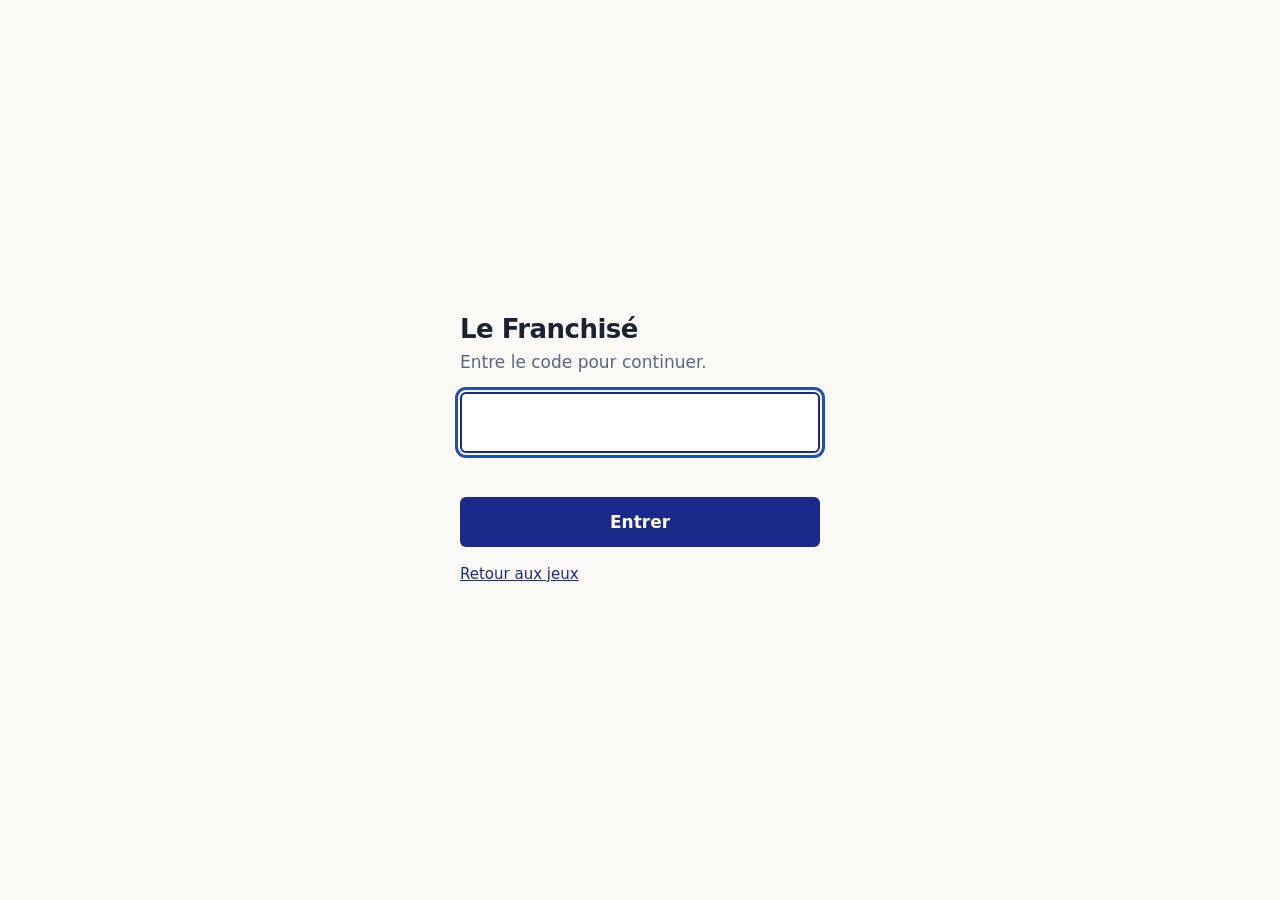
<file: jeux/franchise.html>
<!doctype html><html><head><meta charset=utf8><meta name=viewport content="width=device-width,initial-scale=1,viewport-fit=cover"><style>:root{color-scheme:light;box-sizing:border-box;padding-top:env(safe-area-inset-top,0px);padding-bottom:env(safe-area-inset-bottom,0px)}html{scroll-padding-top:env(safe-area-inset-top,0px)}body{margin:0;padding:0;font:14px -apple-system,BlinkMacSystemFont,sans-serif;background:#fff;color:#000}img{max-width:100%}[hidden]:not([hidden=until-found i]){display:none!important}</style></head><body>
<title>Le Franchisé</title>
<meta name="claude:viewport-fit-sides" content="cover">
<link rel="preconnect" href="https://fonts.googleapis.com">
<link rel="stylesheet" href="https://fonts.googleapis.com/css2?family=IBM+Plex+Mono:wght@500;600&family=IBM+Plex+Sans:wght@400;500;700&display=swap">
<style>
/* Concept : un dossier de franchisé qu'on instruit année après année. Papier gris-bleu, encre marine, tampon bleu. */
:root {
  --bg: #edf0f5;
  --surface: #ffffff;
  --surface-2: #f4f6fa;
  --ink: #14213d;
  --muted: #5b6578;
  --line: #d5dbe5;
  --accent: #1f4fbf;
  --accent-ink: #ffffff;
  --good: #17784a;
  --good-bg: #e3f3ea;
  --bad: #b3261e;
  --bad-bg: #fbe7e5;
  --cash: #8a5a00;
  --font-body: "IBM Plex Sans", system-ui, -apple-system, "Segoe UI", sans-serif;
  --font-mono: "IBM Plex Mono", ui-monospace, "SFMono-Regular", Menlo, monospace;
}
@media (prefers-color-scheme: dark) {
  :root:not([data-theme="light"]) {
    --bg: #0f1626; --surface: #18223a; --surface-2: #1f2b47; --ink: #e8ecf5; --muted: #9aa5bc;
    --line: #2a3654; --accent: #7ea2ff; --accent-ink: #0f1626; --good: #5cd08f; --good-bg: #12301f;
    --bad: #ff8a80; --bad-bg: #3a1815; --cash: #f0bf5a; color-scheme: dark;
  }
}
:root[data-theme="dark"] {
  --bg: #0f1626; --surface: #18223a; --surface-2: #1f2b47; --ink: #e8ecf5; --muted: #9aa5bc;
  --line: #2a3654; --accent: #7ea2ff; --accent-ink: #0f1626; --good: #5cd08f; --good-bg: #12301f;
  --bad: #ff8a80; --bad-bg: #3a1815; --cash: #f0bf5a; color-scheme: dark;
}
* { box-sizing: border-box; }
html, body { min-height: 100%; }
body {
  margin: 0; background: var(--bg); color: var(--ink);
  font-family: var(--font-body); font-size: 16px; line-height: 1.5;
  padding-left: max(16px, env(safe-area-inset-left, 0px));
  padding-right: max(16px, env(safe-area-inset-right, 0px));
  padding-block: 0 40px;
}
body::before { content: ""; position: fixed; inset: 0 0 auto; height: env(safe-area-inset-top, 0px); z-index: 10; background: var(--bg); }
.wrap { max-width: 680px; margin: 0 auto; }
button, input, select { font: inherit; color: inherit; }
button { cursor: pointer; }
:focus-visible { outline: 3px solid var(--accent); outline-offset: 2px; }

/* En-tête : état du dossier */
.top { position: sticky; top: env(safe-area-inset-top, 0px); z-index: 9; background: var(--bg); padding: 12px 0 10px; border-bottom: 1px solid var(--line); }
.top-row { display: flex; align-items: baseline; justify-content: space-between; gap: 12px; flex-wrap: wrap; }
.brand { font-weight: 700; font-size: 17px; letter-spacing: -0.01em; }
.stage-label { font-family: var(--font-mono); font-size: 12px; text-transform: uppercase; letter-spacing: 0.06em; color: var(--muted); }
.meters { display: grid; grid-template-columns: 1fr 1fr; gap: 14px; margin-top: 10px; }
.meter { min-width: 0; }
.meter-head { display: flex; justify-content: space-between; align-items: baseline; font-size: 12px; color: var(--muted); font-weight: 500; }
.meter-val { font-family: var(--font-mono); font-weight: 600; font-size: 14px; color: var(--ink); font-variant-numeric: tabular-nums; }
.meter-val.cash { color: var(--cash); }
.bar { height: 8px; background: var(--line); border-radius: 4px; margin-top: 5px; overflow: hidden; }
.bar > i { display: block; height: 100%; background: var(--accent); border-radius: 4px; transition: width .5s ease; }
.bar.cash > i { background: var(--cash); }
.years { display: grid; grid-template-columns: repeat(5, 1fr); gap: 4px; margin-top: 10px; }
.yr { font-family: var(--font-mono); font-size: 11px; font-weight: 600; text-align: center; padding: 4px 0 3px; border-top: 3px solid var(--line); color: var(--muted); letter-spacing: 0.04em; }
.yr.done { border-top-color: var(--ink); color: var(--ink); }
.yr.now { border-top-color: var(--accent); color: var(--accent); }

/* Cartes */
main { padding-top: 22px; }
.card { background: var(--surface); border: 1px solid var(--line); border-radius: 10px; padding: 20px; }
.card + .card, .card + section, section + .card { margin-top: 16px; }
.tab { display: inline-block; font-family: var(--font-mono); font-size: 11.5px; font-weight: 600; text-transform: uppercase; letter-spacing: 0.08em; color: var(--accent); border: 1.5px solid var(--accent); border-radius: 4px; padding: 3px 8px; margin-bottom: 14px; transform: rotate(-1deg); }
h1, h2 { margin: 0; line-height: 1.15; letter-spacing: -0.02em; text-wrap: balance; }
h1 { font-size: 32px; }
h2 { font-size: 24px; }
h3.sec { margin: 0 0 10px; font-size: 13px; font-family: var(--font-mono); text-transform: uppercase; letter-spacing: 0.06em; color: var(--muted); font-weight: 600; }
.lead { color: var(--muted); margin: 12px 0 0; max-width: 60ch; }
.ctx { background: var(--surface-2); border-radius: 8px; padding: 14px 16px; margin: 0 0 16px; max-width: 68ch; }
.ctx p { margin: 0 0 8px; }
.ctx p:last-child { margin: 0; }
.q { font-size: 19px; font-weight: 700; line-height: 1.3; margin: 0 0 14px; text-wrap: balance; }
.opts { display: grid; gap: 10px; }
.opt { display: grid; grid-template-columns: 30px 1fr; gap: 12px; align-items: center; width: 100%; text-align: left; background: var(--surface); border: 1.5px solid var(--line); border-radius: 8px; padding: 12px 14px; transition: border-color .15s, background .15s; }
.opt:hover:not(:disabled) { border-color: var(--accent); }
.opt:disabled { cursor: default; }
.opt .k { font-family: var(--font-mono); font-weight: 600; width: 26px; height: 26px; border: 1.5px solid var(--line); border-radius: 5px; display: grid; place-items: center; font-size: 13px; color: var(--muted); }
.opt.right { border-color: var(--good); background: var(--good-bg); }
.opt.right .k { background: var(--good); border-color: var(--good); color: var(--surface); }
.opt.wrong { border-color: var(--bad); background: var(--bad-bg); }
.opt.wrong .k { background: var(--bad); border-color: var(--bad); color: var(--surface); }
.opt.dim { opacity: .55; }

.fb { margin-top: 18px; border-radius: 8px; padding: 16px; border: 1.5px solid var(--line); background: var(--surface-2); }
.fb.ok { border-color: var(--good); background: var(--good-bg); }
.fb.ko { border-color: var(--bad); background: var(--bad-bg); }
.fb h3 { margin: 0 0 6px; font-size: 16px; }
.fb.ok h3 { color: var(--good); }
.fb.ko h3 { color: var(--bad); }
.fb p { margin: 0 0 10px; max-width: 66ch; }
.rule { background: var(--surface); border: 1px solid var(--line); border-radius: 6px; padding: 10px 12px; margin: 12px 0; font-size: 15px; }
.rule .ref { display: inline-block; font-family: var(--font-mono); font-size: 11.5px; font-weight: 600; text-transform: uppercase; letter-spacing: 0.06em; color: var(--accent); margin-bottom: 4px; }
.chips { display: flex; flex-wrap: wrap; gap: 8px; margin: 12px 0 0; }
.chip { font-family: var(--font-mono); font-size: 12.5px; font-weight: 600; padding: 3px 9px; border-radius: 999px; border: 1px solid var(--line); background: var(--surface); font-variant-numeric: tabular-nums; }
.chip.up { color: var(--good); border-color: var(--good); }
.chip.down { color: var(--bad); border-color: var(--bad); }
.place { margin: 0 0 12px; padding: 10px 12px; border-left: 4px solid var(--accent); background: rgba(31,79,191,.08); border-radius: 0 8px 8px 0; line-height: 1.5; }
.btn { display: inline-block; margin-top: 16px; padding: 11px 20px; border-radius: 8px; border: 0; background: var(--accent); color: var(--accent-ink); font-weight: 700; }
.btn:hover { filter: brightness(1.08); }
.btn:disabled { opacity: .5; cursor: default; }
.btn.ghost { background: transparent; color: var(--ink); border: 1.5px solid var(--line); }
.row { display: flex; gap: 10px; flex-wrap: wrap; align-items: center; }

/* Formulaire d'ouverture */
.form { display: grid; gap: 12px; margin-top: 18px; max-width: 420px; }
.field { display: grid; gap: 4px; }
.field label { font-size: 13px; font-weight: 500; color: var(--muted); }
.field input, .field select { width: 100%; padding: 11px 12px; border: 1.5px solid var(--line); border-radius: 8px; background: var(--surface); }
.err { color: var(--bad); font-size: 14px; min-height: 20px; margin: 0; }

/* Tri */
.sortcard { background: var(--surface-2); border: 1.5px dashed var(--line); border-radius: 8px; padding: 18px 16px; margin: 0 0 14px; font-size: 18px; font-weight: 500; min-height: 78px; display: flex; align-items: center; }
.count { font-family: var(--font-mono); font-size: 12px; color: var(--muted); margin: 0 0 8px; }
.buckets { display: grid; grid-template-columns: repeat(auto-fit, minmax(150px, 1fr)); gap: 10px; }
.bucket { border: 1.5px solid var(--line); background: var(--surface); border-radius: 8px; padding: 12px; font-weight: 700; text-align: center; transition: border-color .15s, background .15s; }
.bucket:hover:not(:disabled) { border-color: var(--accent); }
.bucket:disabled { cursor: default; }
.bucket.right { border-color: var(--good); background: var(--good-bg); }
.bucket.wrong { border-color: var(--bad); background: var(--bad-bg); }
.bucket.dim { opacity: .55; }

/* Événement */
.event { border: 1.5px dashed var(--line); border-radius: 8px; padding: 14px 16px; background: var(--surface-2); margin: 16px 0 0; }
.event b { display: block; font-family: var(--font-mono); font-size: 11.5px; text-transform: uppercase; letter-spacing: 0.08em; color: var(--muted); margin-bottom: 4px; }

/* Fin et classement */
.score { font-family: var(--font-mono); font-size: 44px; font-weight: 600; letter-spacing: -0.02em; margin: 8px 0 0; font-variant-numeric: tabular-nums; }
.review { margin-top: 16px; display: grid; gap: 10px; }
.miss { background: var(--surface-2); border-radius: 8px; padding: 12px 14px; font-size: 15px; }
.miss b { display: block; margin-bottom: 4px; }
.miss .good-ans { color: var(--good); }
.hint { font-size: 13.5px; color: var(--muted); margin-top: 14px; }
.tbl { overflow-x: auto; }
table { width: 100%; border-collapse: collapse; font-size: 15px; }
th { text-align: left; font-family: var(--font-mono); font-size: 11.5px; text-transform: uppercase; letter-spacing: 0.06em; color: var(--muted); font-weight: 600; padding: 6px 8px; border-bottom: 1.5px solid var(--line); }
td { padding: 8px; border-bottom: 1px solid var(--line); font-variant-numeric: tabular-nums; }
td.rk, th.rk { width: 36px; font-family: var(--font-mono); }
td.num, th.num { text-align: right; }
tr.me td { background: var(--good-bg); font-weight: 700; }
.nm { font-weight: 500; overflow-wrap: anywhere; }
.cls { color: var(--muted); font-size: 13px; }
.tag-row { display: grid; grid-template-columns: 1fr 70px; gap: 10px; align-items: center; margin: 7px 0; font-size: 14.5px; }
.tag-bar { height: 8px; border-radius: 4px; background: var(--line); overflow: hidden; }
.tag-bar > i { display: block; height: 100%; background: var(--bad); }
.code { font-family: var(--font-mono); font-size: 13px; background: var(--surface-2); border: 1px solid var(--line); border-radius: 6px; padding: 10px 12px; overflow-wrap: anywhere; user-select: all; }
@media (max-width: 480px) {
  h1 { font-size: 27px; } h2 { font-size: 22px; } .card { padding: 16px; } .q { font-size: 18px; }
}
@media (prefers-reduced-motion: reduce) { .bar > i { transition: none; } }
</style>

<div class="wrap">
  <p style="margin:12px 0 0;font-size:14px"><a href="../index.html" style="color:var(--accent)">Tous les jeux</a></p>
  <header class="top">
    <div class="top-row">
      <span class="brand">Le Franchisé</span>
      <span class="stage-label" id="stageLabel">Dossier de candidature</span>
    </div>
    <div class="meters">
      <div class="meter">
        <div class="meter-head"><span>Trésorerie</span><span class="meter-val cash" id="cashVal">60 k€</span></div>
        <div class="bar cash"><i id="cashBar" style="width:60%"></i></div>
      </div>
      <div class="meter">
        <div class="meter-head"><span>Sécurité juridique</span><span class="meter-val" id="secVal">50</span></div>
        <div class="bar"><i id="secBar" style="width:50%"></i></div>
      </div>
    </div>
    <div class="years" id="years" aria-label="Cinq années de franchise"></div>
  </header>
  <main id="main" aria-live="polite"></main>
</div>

<script src="../js/config.js"></script>
<script src="../js/games.js"></script>
<script src="../js/scores.js"></script>
<script>window.MESJEUX_GAME="franchise";</script>
<script src="../js/access.js"></script>
<script>
(function () {
  "use strict";

  /* ================================================================== */
  /*  BANQUE DE QUESTIONS                                                */
  /*  Chaque partie tire au hasard dans son lot : deux parties ne se     */
  /*  ressemblent pas. Les réponses ne contiennent pas la définition ;   */
  /*  elle n'apparaît qu'après le choix.                                 */
  /* ================================================================== */
  var T3 = ["Liberté contractuelle", "Force obligatoire", "Bonne foi"];

  var P1 = [
    { id: "p1a", tag: "Contrat d'adhésion",
      ctx: ["L'enseigne vous remet son contrat : dix ans, droit d'entrée de 25 000 €, redevance de 6,5 % du chiffre d'affaires. Le conseiller précise que tous les franchisés signent le même texte, rédigé par l'enseigne."],
      q: "De quel type de contrat s'agit-il ?",
      opts: [
        { t: "Un contrat de gré à gré", ok: false, cost: 3, fb: "Un contrat de gré à gré a des clauses librement négociées. Ici le texte est le même pour tous : vous perdez trois semaines à batailler pour presque rien." },
        { t: "Un contrat d'adhésion", ok: true, fb: "Les clauses sont fixées à l'avance par une seule partie et proposées à tous : c'est un contrat d'adhésion. La marge de négociation est faible, la lecture attentive est votre vraie protection." },
        { t: "Un contrat verbal", ok: false, cost: 4, fb: "Le contrat est écrit, sur dix ans : la forme n'a rien à voir avec le type de contrat. Vous mélangez deux notions, coût 4 k€ de conseils inutiles." }
      ],
      rule: { ref: "Art. 1110 du Code civil", text: "Le contrat de gré à gré a des clauses négociées. Le contrat d'adhésion a des clauses fixées à l'avance par une seule des parties." } },
    { id: "p1b", tag: "Liberté contractuelle",
      ctx: ["Un second réseau, qui vous avait fait une proposition, menace de vous poursuivre parce que vous préférez Forno Express."],
      q: "Peut-il vous obliger à signer avec lui ?",
      opts: [
        { t: "Oui, puisque vous avez discuté avec lui", ok: false, cost: 4, fb: "Discuter n'engage pas. Vous aviez peur d'un procès qui n'existe pas : 4 k€ de frais d'avocat inutiles." },
        { t: "Non", ok: true, fb: "Vous êtes libre de contracter ou non, et avec qui : c'est la liberté contractuelle. Des pourparlers ne vous obligent pas à signer." },
        { t: "Oui, s'il vous a envoyé un mail", ok: false, cost: 3, fb: "Un mail d'un réseau ne vous oblige à rien tant que vous n'avez pas accepté. Vous cédez par crainte : 3 k€." }
      ],
      rule: { ref: "Liberté contractuelle", text: "Contracter ou non, avec qui, et le contenu du contrat : chacun en décide librement, dans le respect de la loi." } },
    { id: "p1c", tag: "Bonne foi",
      ctx: ["Pendant la négociation, le commercial vante votre zone sans mentionner que deux restaurants voisins ont fermé. Il le savait."],
      q: "Quel principe cette attitude méconnaît-elle ?",
      opts: [
        { t: "La liberté contractuelle", ok: false, cost: 4, fb: "Rien ne vous empêche de choisir : le problème est un manque de loyauté. Mauvais fondement, 4 k€ de frais." },
        { t: "La force obligatoire", ok: false, cost: 4, fb: "Le contrat n'est pas encore signé : il n'a donc pas de force obligatoire. Vous perdez 4 k€ à plaider sur le mauvais terrain." },
        { t: "La bonne foi", ok: true, fb: "La bonne foi est exigée dès la négociation. Celui qui détient une information déterminante pour l'autre doit la lui communiquer." }
      ],
      rule: { ref: "Art. 1104 du Code civil", text: "Les contrats doivent être négociés, formés et exécutés de bonne foi. Celui qui détient une information déterminante doit la communiquer." } },
    { id: "p1d", tag: "Force obligatoire",
      ctx: ["Le contrat est signé. Un an plus tard, l'enseigne annonce qu'elle fait passer seule la redevance de 6,5 % à 8 %."],
      q: "Quel principe contractuel s'y oppose ?",
      opts: [
        { t: "La bonne foi", ok: false, cost: 4, fb: "La bonne foi joue aussi, mais le principe central est autre : le contrat signé s'impose aux deux. Vous plaidez à côté, coût 4 k€." },
        { t: "La liberté contractuelle", ok: false, cost: 4, fb: "La liberté de contracter s'exerce avant la signature, pas pour changer seul un contrat conclu. Coût : 4 k€." },
        { t: "La force obligatoire", ok: true, fb: "Le contrat légalement formé tient lieu de loi à ceux qui l'ont conclu : on ne le modifie pas seul." }
      ],
      rule: { ref: "Art. 1103 du Code civil", text: "Les contrats légalement formés tiennent lieu de loi à ceux qui les ont faits." } },
    { id: "p1e", tag: "Forme du contrat",
      ctx: ["Un fournisseur de farine vous propose un accord oral : 100 sacs par mois à prix fixé. Vous hésitez, car rien n'est écrit."],
      q: "Un contrat peut-il être valable sans écrit ?",
      opts: [
        { t: "Non, jamais", ok: false, cost: 3, fb: "Un écrit n'est exigé que pour certains contrats. Vous perdez un bon fournisseur en refusant : 3 k€." },
        { t: "Oui, en principe", ok: true, fb: "Le contrat est en principe formé par le seul échange des consentements. Un écrit n'est exigé que pour certains contrats. L'écrit reste utile comme preuve." },
        { t: "Oui, mais seulement devant notaire", ok: false, cost: 3, fb: "Le notaire n'est exigé que pour des contrats précis, pas pour un accord de fourniture. Frais inutiles : 3 k€." }
      ],
      rule: { ref: "Forme du contrat", text: "Le contrat est en principe formé par le seul échange des consentements, même si certains contrats exigent un écrit." } }
  ];

  var S1 = { id: "s1", ctx: ["Trois principes encadrent tout contrat. Retrouvez celui qui correspond à chaque situation."], buckets: T3,
    items: [
      { t: "Vous refusez de signer avec un réseau concurrent.", b: 0, why: "Choisir de contracter ou non, et avec qui : liberté contractuelle." },
      { t: "Vous demandez la suppression d'une clause avant de signer.", b: 0, why: "Discuter le contenu du contrat relève de la liberté contractuelle." },
      { t: "L'enseigne doit respecter le prix fixé au contrat pendant dix ans.", b: 1, why: "Le contrat tient lieu de loi : force obligatoire." },
      { t: "Vous devez payer vos redevances même quand vos ventes baissent.", b: 1, why: "Le contrat s'impose à ceux qui l'ont conclu : force obligatoire." },
      { t: "Personne ne peut modifier le contrat seul après sa signature.", b: 1, why: "Modifier suppose l'accord des deux parties : force obligatoire." },
      { t: "L'enseigne vous communique loyalement les comptes de ses restaurants.", b: 2, why: "Loyauté et information dans la relation : bonne foi." },
      { t: "Pendant dix ans, aucune des parties ne cherche à nuire à l'autre.", b: 2, why: "La bonne foi est exigée de la négociation jusqu'à l'exécution." },
      { t: "Vous dissimulez volontairement vos difficultés financières à l'enseigne.", b: 2, why: "Dissimuler une information importante est contraire à la bonne foi." }
    ],
    rule: { ref: "Les trois principes", text: "Liberté contractuelle : contracter ou non, avec qui, et le contenu. Force obligatoire : le contrat tient lieu de loi. Bonne foi : négociation, formation et exécution." } };

  var P2 = [
    { id: "p2a", tag: "Pourparlers",
      ctx: ["Après deux mois de discussions, votre banque vous propose un projet moins risqué. Rien n'est signé avec Forno Express, qui vous a pourtant offert une formation d'essai d'une valeur de 10 k€."],
      q: "Vous renoncez. Que faites-vous ?",
      opts: [
        { t: "Je préviens l'enseigne par écrit, sans rien lui devoir", ok: true, fb: "Pendant les pourparlers chacun reste libre de ne pas conclure, à condition de ne pas rompre brutalement ni de mauvaise foi. Prévenir loyalement suffit : aucune dette." },
        { t: "Je préviens l'enseigne et je lui rembourse la formation par scrupule : 10 k€", ok: false, cost: 10, fb: "Honnête, mais inutile : rien n'obligeait à payer, la formation offerte ne crée aucune dette. Vous venez de dépenser 10 k€ pour rien." },
        { t: "Je ne réponds plus à ses appels : je gagne du temps et j'évite les frais d'un courrier d'avocat (+3 k€)", gain: 3, ok: false, back: "Rupture brutale des pourparlers : l'enseigne réclame des dommages-intérêts.", fb: "Vous économisez 3 k€ maintenant, mais couper les ponts sans prévenir est une rupture brutale, donc une faute. L'addition arrivera en fin d'année." }
      ],
      rule: { ref: "Les pourparlers", text: "Phase de négociation : chacun reste libre de ne pas conclure, mais ne doit pas rompre brutalement ni de mauvaise foi." } },
    { id: "p2b", tag: "DIP",
      ctx: ["L'enseigne vous remet le document d'information précontractuelle (DIP) le 3 mars. Elle souhaite une signature le 11 mars."],
      q: "Que devez-vous lui répondre ?",
      opts: [
        { t: "Le DIP doit être remis au moins 20 jours avant la signature", ok: true, fb: "En franchise, la loi impose la remise du DIP au moins 20 jours avant la signature. Ici il ne reste que 8 jours : la règle n'est pas respectée." },
        { t: "Le DIP doit être remis au moins 7 jours avant la signature", ok: false, cost: 3, fb: "Le délai légal est de 20 jours, pas de 7. Vous acceptez moins que ce que la loi vous garantit." },
        { t: "Huit jours suffisent, l'enseigne est un professionnel", ok: false, cost: 7, fb: "Signer dans ces conditions vous prive du temps d'étudier les documents et de consulter un conseil. Coût : 7 k€." }
      ],
      rule: { ref: "Art. L330-3 du Code de commerce", text: "En franchise, le DIP est remis au moins 20 jours avant la signature : présentation de l'enseigne, comptes des deux derniers exercices, état du marché local, description du réseau." } },
    { id: "p2c", tag: "DIP",
      ctx: ["Vous lisez le DIP que vous remet l'enseigne."],
      q: "Parmi ces informations, laquelle y figure obligatoirement ?",
      opts: [
        { t: "Les comptes personnels du franchisé", ok: false, cost: 3, fb: "Le DIP informe sur l'enseigne, pas sur vous. Vous cherchez au mauvais endroit : 3 k€ de temps perdu." },
        { t: "Les comptes des deux derniers exercices de l'enseigne", ok: true, fb: "Le DIP présente l'enseigne et ses dirigeants, ses comptes des deux derniers exercices, l'état du marché local et le réseau." },
        { t: "Le menu du restaurant voisin", ok: false, cost: 3, fb: "Cette information n'a aucun rapport avec le DIP. Coût de l'enquête inutile : 3 k€." }
      ],
      rule: { ref: "Art. L330-3 du Code de commerce", text: "Le DIP informe le candidat pour qu'il s'engage en connaissance de cause." } },
    { id: "p2d", tag: "Offre",
      ctx: ["Le 10 mars, Forno Express vous envoie un mail : contrat de dix ans, droit d'entrée de 25 000 €, redevance de 6,5 %, proposition valable jusqu'au 25 mars."],
      q: "Que constitue ce mail ?",
      opts: [
        { t: "Une invitation à négocier", ok: false, cost: 4, fb: "Le mail contient les éléments essentiels et un délai : il engage son auteur si vous acceptez. Vous traitez comme une discussion ce qui est une proposition ferme : 4 k€." },
        { t: "Une offre de contrat", ok: true, fb: "Proposition ferme et précise, qui engage son auteur : c'est une offre. Si vous l'acceptez, le contrat est formé." },
        { t: "Une acceptation", ok: false, cost: 4, fb: "L'acceptation vient du destinataire de l'offre, ici vous. Ce mail est la proposition elle-même : 4 k€." }
      ],
      rule: { ref: "Art. 1114 du Code civil", text: "L'offre comprend les éléments essentiels du contrat envisagé et exprime la volonté de son auteur d'être lié en cas d'acceptation. À défaut, il y a seulement invitation à entrer en négociation." } },
    { id: "p2e", tag: "Formation du contrat",
      ctx: ["Forno Express vous a envoyé le 10 mars une offre ferme : contrat de dix ans, droit d'entrée de 25 000 €, redevance de 6,5 %. Le 20 mars, vous répondez à l'enseigne : « J'accepte votre offre du 10 mars. »"],
      q: "À quel moment le contrat est-il formé ?",
      opts: [
        { t: "À la remise du DIP", ok: false, cost: 3, fb: "Le DIP informe, il ne forme pas le contrat. Coût de la confusion : 3 k€." },
        { t: "Le 20 mars, quand vous acceptez", ok: true, fb: "Le contrat est formé quand l'offre rencontre l'acceptation : c'est la rencontre des volontés." },
        { t: "Au paiement de la première redevance", ok: false, cost: 3, fb: "Le paiement est une exécution du contrat, pas sa formation. Coût : 3 k€." }
      ],
      rule: { ref: "Formation du contrat", text: "Le contrat est formé lorsque l'offre rencontre l'acceptation : c'est la rencontre des volontés." } },
    { id: "p2f", tag: "Pourparlers",
      ctx: ["Après trois mois de discussions, l'enseigne rompt brusquement les pourparlers, sans explication, alors que vous aviez engagé des frais d'étude."],
      q: "Que risque l'enseigne ?",
      opts: [
        { t: "Rien", ok: false, cost: 5, fb: "Une rupture brutale ou de mauvaise foi est une faute. Vous renoncez à agir : 5 k€ de frais perdus." },
        { t: "La nullité du contrat", ok: false, cost: 4, fb: "Aucun contrat n'a été conclu : il n'y a rien à annuler. Mauvais terrain, 4 k€." },
        { t: "Des dommages-intérêts", ok: true, fb: "Rompre brutalement ou de mauvaise foi des pourparlers engage la responsabilité de son auteur." }
      ],
      rule: { ref: "Les pourparlers", text: "Chacun reste libre de ne pas conclure, à condition de ne pas rompre brutalement ni de mauvaise foi." } }
  ];

  var S2 = { id: "s2", ctx: ["Vous échangez des messages avec l'enseigne. Pour chacun, dites s'il s'agit d'une offre, d'une acceptation ou d'une simple discussion."], buckets: ["Offre", "Acceptation", "Simple discussion"],
    items: [
      { t: "« Contrat de franchise, dix ans, droit d'entrée de 25 000 €, redevance de 6,5 %. Proposition ferme, valable jusqu'au 30 mars. »", b: 0, why: "Éléments essentiels précis et délai donné : l'enseigne s'engage si vous acceptez. C'est une offre." },
      { t: "« Je vais étudier vos chiffres et je vous rappelle. »", b: 2, why: "Aucune volonté d'accepter pour l'instant : simple discussion." },
      { t: "« J'accepte votre offre de contrat du 20 mars et je la signe. »", b: 1, why: "Volonté claire d'accepter l'offre : c'est l'acceptation. Le contrat est formé." },
      { t: "« Seriez-vous éventuellement intéressé par une franchise ? »", b: 2, why: "Ce n'est pas une proposition précise qui engage son auteur : une invitation à discuter." },
      { t: "« Je signe si la redevance passe à 4 %. »", b: 0, why: "Une réponse qui modifie l'offre n'est pas une acceptation : c'est une nouvelle offre (contre-proposition)." },
      { t: "Visite d'un restaurant pilote avec le directeur du réseau.", b: 2, why: "Étape de pourparlers : personne n'est encore engagé." },
      { t: "« Je prends le restaurant aux conditions de votre proposition du 10 mars. »", b: 1, why: "Volonté claire d'accepter l'offre telle quelle : acceptation." },
      { t: "« Nos conditions sont fermes : 10 000 € de moins, signature avant le 15. »", b: 0, why: "Proposition précise qui engage son auteur : offre." }
    ],
    rule: { ref: "Offre et acceptation", text: "L'offre est une proposition ferme et précise qui engage son auteur. L'acceptation est la volonté claire de l'accepter. Leur rencontre forme le contrat." } };

  var P3 = [
    { id: "p3a", tag: "Dol",
      ctx: ["Le prévisionnel de l'enseigne annonçait 800 000 € de chiffre d'affaires par an. Les restaurants récemment ouverts dans la zone en font moins de la moitié, ce que l'enseigne savait sans vous le dire. Après une année de pertes, vous réagissez."],
      q: "Que pouvez-vous demander ?",
      opts: [
        { t: "Une baisse des redevances", ok: false, cost: 5, fb: "Quand le consentement est vicié, la sanction est la nullité du contrat, pas un rabais. Démarches inutiles : 5 k€." },
        { t: "L'annulation du contrat", ok: true, fb: "L'enseigne a dissimulé volontairement une information déterminante : c'est un dol, vice du consentement. Il permet de demander la nullité, avec des dommages-intérêts." },
        { t: "Rien", ok: false, cost: 8, fb: "Vous renoncez à agir alors que l'enseigne savait. Votre consentement n'était pas libre et éclairé : 8 k€ perdus." }
      ],
      rule: { ref: "Vices du consentement", text: "Le consentement doit être libre et éclairé. Il est vicié en cas d'erreur, de dol (mensonge, manœuvres, dissimulation volontaire d'une information déterminante) ou de violence." } },
    { id: "p3b", tag: "Nullité",
      ctx: ["Le juge prononce l'annulation de votre contrat de franchise."],
      q: "Quelle est la conséquence de la nullité ?",
      opts: [
        { t: "Chacun restitue ce qu'il a reçu", ok: true, fb: "La nullité efface le contrat et oblige à restituer ce qui a été reçu. Le franchisé trompé peut en plus demander des dommages-intérêts." },
        { t: "Le contrat continue sans les clauses litigieuses", ok: false, cost: 4, fb: "Ce n'est pas la nullité : elle efface le contrat entier. Mauvaise évaluation, 4 k€." },
        { t: "L'enseigne garde le droit d'entrée", ok: false, cost: 4, fb: "La nullité remet les parties dans l'état d'avant : on restitue. Coût d'une mauvaise lecture : 4 k€." }
      ],
      rule: { ref: "La nullité", text: "Un contrat qui ne respecte pas les conditions de validité peut être annulé : la nullité efface le contrat et oblige à restituer ce qui a été reçu." } },
    { id: "p3c", tag: "Violence",
      ctx: ["Un autre candidat vous raconte qu'on lui a fait signer son contrat de franchise en le menaçant de ruiner sa réputation."],
      q: "Quel vice affecte son consentement ?",
      opts: [
        { t: "L'erreur", ok: false, cost: 3, fb: "L'erreur est une fausse idée spontanée. Ici il y a une contrainte exercée sur lui : 3 k€ de conseil mal orienté." },
        { t: "Le dol", ok: false, cost: 3, fb: "Le dol suppose un mensonge, des manœuvres ou une dissimulation. Ici, ce sont des menaces : 3 k€." },
        { t: "La violence", ok: true, fb: "La contrainte, la menace, est une violence : le consentement n'est pas libre. Le contrat peut être annulé." }
      ],
      rule: { ref: "Vices du consentement", text: "Erreur, dol et violence sont les trois vices du consentement." } },
    { id: "p3d", tag: "Erreur",
      ctx: ["Vous pensiez louer un local de 120 m² : il n'en fait que 60. L'enseigne n'a rien dit, et ne savait pas que vous vous trompiez."],
      q: "De quel vice du consentement s'agit-il ?",
      opts: [
        { t: "L'erreur", ok: true, fb: "Une fausse idée sur un élément essentiel du contrat : c'est une erreur, qui peut vicier le consentement." },
        { t: "La violence", ok: false, cost: 3, fb: "Personne ne vous a contraint. Vous confondez avec la menace : 3 k€." },
        { t: "Le dol", ok: false, cost: 3, fb: "Le dol suppose un mensonge ou une dissimulation volontaire. Ici l'enseigne n'a pas trompé volontairement : 3 k€." }
      ],
      rule: { ref: "Vices du consentement", text: "L'erreur est une fausse représentation d'un élément essentiel du contrat." } }
  ];

  var S3 = { id: "s3", ctx: ["Pour être valable, un contrat suppose trois conditions. Classez chaque situation selon la condition qui fait défaut."], buckets: ["Consentement", "Capacité", "Contenu licite et déterminé"],
    items: [
      { t: "Le signataire est un mineur non émancipé.", b: 1, why: "La capacité suppose d'être majeur : un mineur non émancipé ne contracte pas seul." },
      { t: "Le contrat porte sur la vente d'un produit dont la vente est interdite par la loi.", b: 2, why: "Le contenu doit être licite : ici il est contraire à la loi." },
      { t: "La signature a été obtenue sous la menace.", b: 0, why: "La menace est une violence : le consentement n'est pas libre." },
      { t: "Le signataire est placé sous un régime de protection de la loi.", b: 1, why: "La capacité exige de ne pas être protégé par la loi." },
      { t: "Le candidat croyait signer pour un local de 120 m² alors qu'il en fait 60.", b: 0, why: "Une erreur sur un élément essentiel vicie le consentement." },
      { t: "Le prix des prestations n'est ni fixé ni déterminable.", b: 2, why: "Le contenu doit être déterminé : sans prix déterminable, il est incertain." },
      { t: "L'enseigne a menti sur le nombre de restaurants du réseau.", b: 0, why: "Un mensonge est un dol : il vicie le consentement." },
      { t: "Le contrat a pour objet une activité interdite.", b: 2, why: "Le contenu doit être licite : une activité interdite ne peut pas faire l'objet d'un contrat." }
    ],
    rule: { ref: "Trois conditions de validité", text: "Le consentement des parties, leur capacité à contracter, un contenu licite et déterminé." } };

  var S4 = { id: "s4", ctx: ["Vous relisez votre contrat (version simplifiée, fictive). Associez chaque clause à son nom."], buckets: ["Exclusivité", "Non-concurrence", "Clause pénale", "Clause résolutoire"],
    items: [
      { t: "Le franchiseur s'interdit d'ouvrir un autre restaurant de l'enseigne dans la zone définie.", b: 0, why: "Un territoire est réservé à une partie : exclusivité territoriale." },
      { t: "Pendant un an après la fin du contrat, dans un rayon de 5 km, le franchisé ne peut pas exploiter de livraison de pizzas.", b: 1, why: "Elle interdit une activité concurrente : non-concurrence." },
      { t: "1 000 € de pénalité par mois de retard de paiement des redevances.", b: 2, why: "Montant fixé à l'avance en cas d'inexécution : clause pénale." },
      { t: "Résiliation de plein droit si le franchisé n'a pas régularisé 30 jours après une mise en demeure.", b: 3, why: "Elle permet de mettre fin au contrat en cas de manquement grave : clause résolutoire." },
      { t: "L'indemnité due en cas d'inexécution est fixée à l'avance.", b: 2, why: "Fixer à l'avance l'indemnité due : clause pénale." },
      { t: "Un territoire est réservé au franchisé pendant toute la durée du contrat.", b: 0, why: "Réserver un territoire à une partie : exclusivité." },
      { t: "Le franchisé ne peut pas exploiter une activité concurrente pendant un an après son départ.", b: 1, why: "Interdire une activité concurrente : non-concurrence." },
      { t: "Le contrat prend fin automatiquement en cas de manquement grave non régularisé.", b: 3, why: "Mettre fin au contrat en cas de manquement grave : clause résolutoire." }
    ],
    rule: { ref: "Les clauses particulières", text: "Exclusivité : réserve un territoire ou une activité. Non-concurrence : interdit une activité concurrente. Clause pénale : fixe à l'avance l'indemnité. Clause résolutoire : permet de mettre fin au contrat en cas de manquement grave." } };

  var P4 = [
    { id: "p4a", tag: "Non-concurrence",
      ctx: ["L'article 9 de votre contrat interdit toute activité de livraison de pizzas pendant un an après la fin du contrat, dans un rayon de 5 km. Vous la jugez abusive."],
      q: "Cette clause de non-concurrence est-elle valable ?",
      opts: [
        { t: "Non, elle est interdite", ok: false, cost: 8, fb: "Elle n'est pas interdite en principe. Vous ouvrez trop tôt et on vous réclame 8 k€." },
        { t: "Oui", ok: true, fb: "Elle est limitée dans le temps et dans l'espace, vise une activité précise, répond à un intérêt légitime (protéger le savoir-faire et le réseau) et reste proportionnée." },
        { t: "Non, elle dure trop longtemps", ok: false, cost: 6, fb: "Un an dans un rayon de 5 km reste proportionné. Vous contestez à tort : 6 k€ de frais." }
      ],
      rule: { ref: "Clause de non-concurrence", text: "Valable si elle est limitée dans le temps et dans l'espace, justifiée par un intérêt légitime et proportionnée." } },
    { id: "p4b", tag: "Clause pénale",
      ctx: ["Vous avez payé vos redevances avec trois mois de retard. L'article 11 de votre contrat prévoit 1 000 € de pénalité par mois de retard."],
      q: "Combien devez-vous ?",
      opts: [
        { t: "0 €", ok: false, cost: 3, fb: "L'enseigne n'a pas à prouver son préjudice : le montant est fixé à l'avance. Vous aviez prévu 0 €, il faudra en payer 3 000." },
        { t: "1 000 €", ok: false, cost: 2, fb: "La pénalité est de 1 000 € par mois de retard : trois mois font 3 000 €. Vous aviez sous-estimé de 2 k€." },
        { t: "3 000 €", ok: true, fb: "Le montant est fixé à l'avance : l'enseigne n'a pas à prouver son préjudice, la pénalité dissuade les retards et le recouvrement est plus simple." }
      ],
      rule: { ref: "Clause pénale", text: "Elle fixe à l'avance le montant de l'indemnité due en cas d'inexécution." } },
    { id: "p4c", tag: "Déséquilibre significatif",
      ctx: ["Une clause de votre contrat d'adhésion permet à l'enseigne de modifier seule, à tout moment, le taux des redevances."],
      q: "Que dit le droit de cette clause ?",
      opts: [
        { t: "Elle s'applique", ok: false, cost: 5, fb: "Le droit protège la partie qui n'a pas pu négocier. Vous acceptez une hausse que vous pouviez écarter : 5 k€." },
        { t: "Elle annule tout le contrat", ok: false, cost: 4, fb: "Seule la clause est concernée, pas tout le contrat. Vous perdez 4 k€ à plaider l'annulation générale." },
        { t: "Elle est réputée non écrite", ok: true, fb: "Dans un contrat d'adhésion, une clause qui crée un déséquilibre significatif entre les droits et obligations des parties est réputée non écrite : elle n'a aucun effet." }
      ],
      rule: { ref: "Contrat d'adhésion", text: "Une clause qui crée un déséquilibre significatif entre les droits et obligations des parties est réputée non écrite. Le DIP, la bonne foi et le juge protègent aussi le franchisé." } },
    { id: "p4d", tag: "Exclusivité",
      ctx: ["L'article 7 de votre contrat vous réserve une zone. Pourtant, l'enseigne annonce l'ouverture d'un second restaurant à 800 m du vôtre, dans cette zone."],
      q: "Quelle est votre position ?",
      opts: [
        { t: "Elle peut le faire, c'est son réseau", ok: false, cost: 6, fb: "La clause d'exclusivité l'en empêche : l'enseigne s'est interdit d'ouvrir dans votre zone. Vous renoncez à vos droits : 6 k€." },
        { t: "Elle ne peut pas le faire", ok: true, fb: "La clause d'exclusivité territoriale lie l'enseigne : l'ouvrir dans la zone serait une inexécution du contrat." },
        { t: "Elle peut le faire si elle vous prévient", ok: false, cost: 4, fb: "Prévenir ne suffit pas : sans votre accord, elle ne peut pas modifier le contrat. Coût : 4 k€." }
      ],
      rule: { ref: "Clause d'exclusivité", text: "La clause d'exclusivité réserve un territoire ou une activité à une partie." } }
  ];

  P4.push({ id: "p4e", tag: "Bonne foi",
      ctx: ["En vérifiant vos comptes, vous remarquez que l'enseigne a oublié de vous facturer 8 k€ de redevances sur l'année. Personne ne s'en est aperçu."],
      q: "Que faites-vous ?",
      opts: [
        { t: "Je ne dis rien : c'est son erreur (+8 k€)", gain: 8, ok: false, back: "L'erreur est découverte lors d'un audit : rappel de redevances, majoré, et perte de confiance.", fb: "Le contrat s'exécute de bonne foi, jusqu'au bout. Garder le silence sur une somme due est contraire à la loyauté, et l'enseigne finira par la réclamer." },
        { t: "Je préviens l'enseigne et je paie les 8 k€", ok: true, pay: 8, fb: "La bonne foi s'impose à l'exécution du contrat. Cela coûte aujourd'hui, mais la confiance de l'enseigne est préservée." },
        { t: "Je préviens l'enseigne mais je négocie de ne payer que la moitié : 4 k€", ok: false, cost: 4, fb: "La redevance est due en totalité : le contrat tient lieu de loi. Marchander ce qu'on doit déjà n'est pas loyal, et l'enseigne refuse." }
      ],
      rule: { ref: "Art. 1104 du Code civil", text: "Les contrats doivent être négociés, formés et exécutés de bonne foi." } });

var P5 = [
    { id: "p5a", tag: "Force obligatoire",
      ctx: ["Vos ventes sont faibles. La redevance de 6,5 % vous étrangle. Vous pourriez simplement la faire passer vous-même à 4 % dans vos virements : 12 k€ d'économie sur l'année."],
      q: "Que faites-vous ?",
      opts: [
        { t: "Je vire 4 % et j'économise 12 k€ (+12 k€)", gain: 12, ok: false, back: "L'enseigne réclame la différence, les pénalités de retard et des dommages-intérêts.", fb: "Baisser seul la redevance, c'est inexécuter le contrat : il ne peut être modifié que du consentement mutuel. Vous encaissez 12 k€ aujourd'hui, mais la note sera plus salée." },
        { t: "Je propose un avenant écrit et je paie un avocat pour le rédiger : 2 k€", ok: true, pay: 2, fb: "Le contrat se modifie par accord des deux parties. Un avenant écrit sécurise la baisse, même s'il faut payer un peu pour l'obtenir." },
        { t: "Je ne tente rien et je continue à payer 6,5 %", ok: false, cost: 3, fb: "Un avenant est toujours possible : en ne demandant rien, vous renoncez à une chance d'alléger vos charges." }
      ],
      rule: { ref: "Art. 1103 et 1193 du Code civil", text: "Les contrats tiennent lieu de loi à ceux qui les ont faits ; ils ne peuvent être modifiés ou révoqués que du consentement mutuel des parties, ou pour les causes que la loi autorise." } },
    { id: "p5b", tag: "Sanctions de l'inexécution",
      ctx: ["Vous cessez de verser vos redevances pendant quatre mois. L'enseigne vous envoie une mise en demeure de payer sous 30 jours, sans effet."],
      q: "Que peut faire l'enseigne ?",
      opts: [
        { t: "Constater la résiliation et réclamer les sommes dues et les pénalités", ok: true, fb: "Sans effet de la mise en demeure, la clause résolutoire met fin au contrat de plein droit. L'enseigne peut réclamer paiement, pénalités et dommages-intérêts." },
        { t: "Rien tant que vous n'avez pas décidé de payer", ok: false, cost: 8, fb: "L'inexécution ouvre des sanctions : exécution forcée, résolution, dommages-intérêts. Vous aviez compté sur le contraire : 8 k€." },
        { t: "Seulement vous relancer par courrier", ok: false, cost: 6, fb: "La partie lésée dispose de vraies sanctions juridiques. Vous les sous-estimez : 6 k€." }
      ],
      rule: { ref: "Inexécution du contrat", text: "La partie lésée peut demander l'exécution forcée, la réduction du prix, la résolution du contrat (clause résolutoire ou mise en demeure) et des dommages-intérêts." } },
    { id: "p5c", tag: "Mise en demeure",
      ctx: ["L'enseigne vous adresse une mise en demeure de payer vos redevances sous 30 jours."],
      q: "À quoi sert une mise en demeure ?",
      opts: [
        { t: "À annuler le contrat", ok: false, cost: 3, fb: "Elle n'annule rien. Vous vous êtes trompé de levier : 3 k€." },
        { t: "À sommer le débiteur d'exécuter dans un délai", ok: true, fb: "La mise en demeure somme le débiteur d'exécuter dans un délai et sert aussi de preuve. Elle prépare la mise en œuvre de la clause résolutoire." },
        { t: "À fixer une pénalité", ok: false, cost: 3, fb: "La pénalité vient de la clause pénale, pas de la mise en demeure. Coût : 3 k€." }
      ],
      rule: { ref: "Mise en demeure", text: "Elle somme le débiteur d'exécuter dans un délai et sert de preuve." } },
    { id: "p5d", tag: "Clause résolutoire",
      ctx: ["L'article 12 de votre contrat prévoit la résiliation de plein droit si le franchisé n'a pas régularisé sa situation 30 jours après une mise en demeure. Vous n'avez pas régularisé."],
      q: "Que permet cette clause à l'enseigne ?",
      opts: [
        { t: "De réduire le prix des prestations", ok: false, cost: 4, fb: "Ce n'est pas l'objet de la clause. Coût de la confusion : 4 k€." },
        { t: "De mettre fin au contrat de plein droit", ok: true, fb: "La clause résolutoire permet de mettre fin au contrat en cas de manquement grave non régularisé." },
        { t: "De modifier la durée du contrat", ok: false, cost: 4, fb: "Elle met fin au contrat, elle ne modifie pas sa durée : 4 k€." }
      ],
      rule: { ref: "Clause résolutoire", text: "Elle permet de mettre fin au contrat en cas de manquement grave." } }
  ];

  var P6 = [
    { id: "p6a", tag: "Effet relatif",
      ctx: ["Vous aviez signé un bail commercial avec le propriétaire de votre local. L'enseigne met fin au contrat de franchise, et le propriétaire vous réclame les loyers."],
      q: "L'enseigne doit-elle payer ces loyers à votre place ?",
      opts: [
        { t: "Oui, elle est responsable de votre situation", ok: false, cost: 8, fb: "L'enseigne n'est pas partie au bail : vous perdez 8 k€ en poursuivant une réclamation vouée à l'échec." },
        { t: "Oui, elle est partie à tous vos contrats", ok: false, cost: 8, fb: "Elle n'est partie qu'au contrat de franchise. Le bail est un autre contrat, conclu avec le propriétaire : 8 k€." },
        { t: "Non", ok: true, fb: "Un contrat n'a d'effet qu'entre ses parties. Le bail lie le propriétaire et vous, pas l'enseigne." }
      ],
      rule: { ref: "Effet relatif du contrat", text: "Le contrat n'a d'effet qu'entre les parties : il ne peut pas, en principe, créer d'obligations pour des tiers." } },
    { id: "p6b", tag: "Force obligatoire",
      ctx: ["Vous voulez quitter le réseau avant la fin des dix ans. L'enseigne refuse. Une idée circule : arrêter de payer les redevances jusqu'à ce qu'elle vous laisse partir (+15 k€ économisés)."],
      q: "Que faites-vous ?",
      opts: [
        { t: "J'arrête de payer pour la forcer à négocier (+15 k€)", gain: 15, ok: false, back: "Mise en demeure, clause résolutoire, pénalités et dommages-intérêts.", fb: "Cesser de payer est une inexécution : l'enseigne dispose de la mise en demeure, de la clause résolutoire et des pénalités. Vous gardez 15 k€ un temps, pas pour longtemps." },
        { t: "Je négocie une résiliation amiable, quitte à indemniser l'enseigne : 6 k€", ok: true, pay: 6, fb: "Le contrat ne peut être révoqué que du consentement mutuel des parties, ou pour les causes que la loi autorise. Une sortie amiable est la voie sûre, même si elle coûte." },
        { t: "Je demande simplement l'annulation du contrat", ok: false, cost: 4, fb: "Sans vice du consentement ni condition de validité manquante, il n'y a rien à annuler. Frais d'avocat : 4 k€." }
      ],
      rule: { ref: "Art. 1193 du Code civil", text: "Les contrats ne peuvent être modifiés ou révoqués que du consentement mutuel des parties, ou pour les causes que la loi autorise." } },
    { id: "p6c", tag: "Bonne foi",
      ctx: ["Depuis un an, l'enseigne cesse volontairement toute l'assistance prévue au contrat, pour vous pousser à partir."],
      q: "Quel principe méconnaît-elle ?",
      opts: [
        { t: "La liberté contractuelle", ok: false, cost: 4, fb: "Rien dans cette situation ne touche à la liberté de choisir. Coût de l'erreur de fondement : 4 k€." },
        { t: "La bonne foi", ok: true, fb: "La bonne foi est exigée aussi dans l'exécution du contrat : l'enseigne ne peut pas se désengager en cachette pour vous nuire." },
        { t: "L'effet relatif", ok: false, cost: 4, fb: "L'effet relatif concerne les tiers au contrat, pas l'exécution entre parties. Coût : 4 k€." }
      ],
      rule: { ref: "Art. 1104 du Code civil", text: "Les contrats doivent être négociés, formés et exécutés de bonne foi." } },
    { id: "p6d", tag: "Ordre public",
      ctx: ["L'enseigne vous propose, pour renouveler le contrat, une clause qui vous interdirait toute activité de restauration en France pendant dix ans."],
      q: "Les parties peuvent-elles fixer librement le contenu de leur contrat ?",
      opts: [
        { t: "Oui, sans aucune limite", ok: false, cost: 5, fb: "La liberté de fixer le contenu s'exerce dans le respect de la loi et de l'ordre public. Vous auriez signé une clause disproportionnée : 5 k€." },
        { t: "Oui, dans le respect de l'ordre public", ok: true, fb: "Les parties fixent librement le contenu du contrat, dans le respect de l'ordre public. Une clause disproportionnée n'est pas valable." },
        { t: "Non, c'est toujours le juge qui décide", ok: false, cost: 4, fb: "Le juge intervient en cas de litige, il ne rédige pas vos contrats. Coût : 4 k€." }
      ],
      rule: { ref: "Contenu du contrat", text: "Les parties fixent librement le contenu du contrat, dans le respect de l'ordre public." } }
  ];


  /* Scènes « pour le fun » : hors cours, non notées */
  var FUN = [
    { id: "f1", fun: true, ctx: ["Un client commande douze pizzas pour sa fête d'anniversaire, déguisé en dinosaure."], q: "Votre réaction ?",
      opts: [
        { t: "Je livre moi-même, déguisé en dinosaure aussi", c: 0, fb: "Vous arrivez en costume sous les applaudissements. Quelqu'un filme.", later: { p: 0.6, t: "La vidéo devient virale : les commandes explosent.", c: 7 } },
        { t: "Je lui offre une pizza dessert", c: -1, fb: "Le client est ravi.", later: { t: "Il revient chaque mois avec ses amis.", c: 3 } },
        { t: "Je fais payer un supplément « costume »", c: 3, fb: "Il rit et paie.", later: { p: 0.5, t: "Il le raconte en ligne : mauvais avis, « supplément absurde ».", c: -4 } } ] },
    { id: "f2", fun: true, ctx: ["Le chat du voisin s'est installé dans votre cuisine et dort sur un sac de farine."], q: "Que faites-vous ?",
      opts: [
        { t: "Je le nomme mascotte officielle du restaurant", c: 0, fb: "Les clients adorent.", later: { p: 0.7, t: "Une inspection d'hygiène tombe sur le chat en salle : amende.", c: -5 } },
        { t: "Je le remets dehors", c: 0, fb: "Il revient demain.", later: { t: "Vous gardez la cuisine propre : aucun souci à l'inspection.", c: 2 } },
        { t: "Je jette le sac de farine, par précaution", c: -2, fb: "Un sac perdu, une cuisine propre.", later: { t: "Une dégustation surprise arrive : vos pizzas sont jugées irréprochables.", c: 3 } } ] },
    { id: "f3", fun: true, ctx: ["Un influenceur local vient goûter vos pizzas, sans prévenir."], q: "Vous le reconnaissez à la porte. Que faites-vous ?",
      opts: [
        { t: "Je lui sers la pizza du chef comme à tout le monde", c: 0, fb: "Il goûte, sans traitement de faveur.", later: { p: 0.8, t: "Sa critique honnête et élogieuse attire une nouvelle clientèle.", c: 5 } },
        { t: "Je lui offre tout le menu", c: -3, fb: "Il est enchanté.", later: { p: 0.5, t: "Il poste une vidéo sponsorisée un peu trop flatteuse : on vous soupçonne d'acheter les avis, les clients se méfient.", c: -5 } },
        { t: "Je fais semblant de ne pas le connaître", c: 0, fb: "Il apprécie l'authenticité.", later: { t: "Il revient avec trois amis.", c: 2 } } ] },
    { id: "f4", fun: true, ctx: ["Votre four fait un bruit bizarre. Un livreur affirme qu'il s'agit d'un fantôme."], q: "Vous décidez de…",
      opts: [
        { t: "Appeler un exorciste (pour rire)", c: -2, fb: "Le prêtre repart avec une pizza.", later: { p: 0.5, t: "L'anecdote fait sourire la presse locale : un article gratuit.", c: 4 } },
        { t: "Appeler le technicien", c: -1, fb: "Un roulement à billes. Aucun fantôme.", later: { t: "Le four est révisé : plus aucune panne cette année.", c: 3 } },
        { t: "Ne rien faire et en faire un argument marketing", c: 1, fb: "« La pizza hantée » devient la spécialité du mois.", later: { p: 0.7, t: "Le four lâche en plein service : réparation en urgence.", c: -6 } } ] },
    { id: "f5", fun: true, ctx: ["Votre équipe vous défie à un concours de lancer de pâte. Le perdant fait la plonge."], q: "Vous relevez le défi ?",
      opts: [
        { t: "Oui, de bon cœur", c: 0, fb: "Vous vous lancez.", later: { p: 0.5, t: "Vous glissez et vous vous foulez le poignet : une semaine d'arrêt, un remplaçant à payer.", c: -4 } },
        { t: "Oui, mais j'arbitre", c: 0, fb: "Vous gardez l'ambiance sans risque.", later: { t: "L'équipe est soudée : turnover en baisse, moins de recrutements.", c: 3 } },
        { t: "Je décline poliment", c: 0, fb: "Le concours a lieu sans vous.", later: { p: 0.5, t: "Un cuisinier démissionne, vexé : recrutement en urgence.", c: -3 } } ] },
    { id: "f6", fun: true, ctx: ["Un touriste japonais est ravi et veut photographier vos pizzas pour son blog."], q: "Votre réponse ?",
      opts: [
        { t: "Je pose avec lui sur la photo", c: 0, fb: "Photo souvenir réussie.", later: { p: 0.7, t: "Son blog compte des milliers de lecteurs : des clients étrangers affluent.", c: 5 } },
        { t: "Je lui demande de goûter d'abord", c: 1, fb: "Il adore.", later: { t: "Il revient avec un groupe de touristes.", c: 3 } },
        { t: "Je refuse : secret de fabrication", c: 0, fb: "Il hausse les épaules.", later: { t: "Rien ne change.", c: 0 } } ] },
    { id: "f7", fun: true, ctx: ["Le soir de Noël, une grande tablée arrive à 22 h 59, juste avant la fermeture."], q: "Vous acceptez ?",
      opts: [
        { t: "Oui, bien sûr, c'est Noël", c: 3, fb: "L'équipe est de bonne humeur.", later: { p: 0.5, t: "Un cuisinier fatigué fait une erreur de cuisson : un client malade, geste commercial.", c: -4 } },
        { t: "Oui, mais uniquement à emporter", c: 1, fb: "Un compromis.", later: { t: "Ils reviennent commander toute l'année.", c: 3 } },
        { t: "Non : l'horaire, c'est l'horaire", c: 0, fb: "La bande repart déçue.", later: { p: 0.6, t: "Ils laissent un avis très négatif.", c: -4 } } ] },
    { id: "f8", fun: true, ctx: ["En cuisine, vous découvrez que le stock de mozzarella a été remplacé par un énorme fromage de chèvre."], q: "Vous improvisez ?",
      opts: [
        { t: "Je lance la « pizza chèvre-miel » du jour", c: 2, fb: "Elle plaît.", later: { p: 0.6, t: "Elle fait un tabac et entre à la carte.", c: 5 } },
        { t: "Je rachète de la mozzarella en urgence", c: -2, fb: "Service sauvé.", later: { t: "Votre fournisseur vous remercie par une remise.", c: 2 } },
        { t: "Je ferme pour la soirée", c: -3, fb: "Soirée perdue.", later: { p: 0.5, t: "Des clients mécontents partent chez le concurrent.", c: -3 } } ] }
  ];

  /* Calendrier : 5 années de franchise */
  var YEARS = [
    { title: "Du dossier à la signature", intro: function (n) { return "Vous êtes " + n + ", ancien responsable de salle. Vous voulez ouvrir une pizzeria de livraison sous l'enseigne Forno Express (enseigne fictive). Trésorerie de départ : 60 k€. Avant de signer, il faut comprendre le contrat et la façon dont il se forme."; },
      plan: [{ pool: P1, draw: 2 }, { sort: S1 }, { pool: P2, draw: 3 }, { fun: 1 }, { sort: S2 }] },
    { title: "La validité du contrat", intro: function () { return "Le restaurant a ouvert. Au bout d'un an, les comptes sont mauvais et vous revenez sur les conditions de la signature."; },
      plan: [{ pool: P3, draw: 2 }, { fun: 1 }, { sort: S3 }] },
    { title: "Les clauses du contrat", intro: function () { return "L'activité se stabilise. Vous relisez les clauses de votre contrat de franchise : plusieurs vont peser sur la suite."; },
      plan: [{ sort: S4 }, { pool: P4, draw: 3 }, { fun: 1 }] },
    { title: "Quand ça se tend", intro: function () { return "Les ventes restent décevantes et les relations avec l'enseigne se tendent. Chacun a des engagements à tenir."; },
      plan: [{ pool: P5, draw: 3 }, { fun: 1 }] },
    { title: "La fin du contrat", intro: function () { return "Le bout du chemin approche. Il reste à solder les comptes et à savoir ce que le contrat permet encore, ou interdit."; },
      plan: [{ pool: P6, draw: 3 }, { fun: 1 }] }
  ];

  /* Aléas de fin d'année */
  var EVENTS = [
    { t: "Un article de la presse locale vante votre pizzeria.", c: 4 },
    { t: "Une entreprise voisine vous confie un contrat de plateaux-repas pour l'année.", c: 6 },
    { t: "Une aide locale au commerce de proximité vous est versée.", c: 5 },
    { t: "Un été exceptionnel : record de commandes.", c: 3 },
    { t: "Un concurrent ouvre en face de votre restaurant.", c: -5 },
    { t: "Votre four principal tombe en panne en plein service.", c: -6 },
    { t: "Une grève des transports retarde les livraisons.", c: -3 },
    { t: "Le prix de la mozzarella flambe.", c: -4 },
    { t: "Un livreur démissionne : recrutement en urgence.", c: -3 },
    { t: "Un contrôle d'hygiène impose des travaux de mise en conformité.", c: -4 }
  ];

  /* Fins : droit (D) x argent (A). D : hi >= 75 %, mid 50-74 %, lo < 50 %.  A : broke <= 0, tight 1-24, ok 25-59, rich >= 60 k€ */
  var ENDINGS = {
    "hi/rich": { title: "Franchisé de référence", text: ["Vous avez lu les clauses, exigé le DIP à temps et défendu vos droits sans sortir du contrat. Chaque fois que le droit vous demandait de payer pour être honnête, vous l'avez fait, et votre caisse a tenu.", "L'enseigne vous cite en exemple et vous propose d'ouvrir un deuxième restaurant."] },
    "hi/ok": { title: "Franchisé solide", text: ["Vos connaissances juridiques ont protégé votre contrat. Les imprévus et quelques choix honnêtes mais coûteux ont rogné vos marges, sans jamais vous mettre en danger.", "Vous finissez les cinq ans avec un restaurant sain. Avec un peu plus de réserves, vous auriez pu viser le sommet."] },
    "hi/tight": { title: "Bon juriste, trésorerie sous tension", text: ["Vous connaissez le droit des contrats, et cela se voit : peu d'erreurs de règle. Mais la sécurité juridique ne remplit pas une caisse, et les imprévus ont pesé lourd.", "Vous êtes encore debout, de justesse. Pensez à ce qu'un bon contrat protège, et à ce qu'il ne protège pas : votre trésorerie."] },
    "hi/broke": { title: "Faillite honorable", text: ["Vous maîtrisiez le cours, mais l'argent est parti plus vite que la sécurité juridique n'a pu vous protéger. Les choix honnêtes ont un prix, et les imprévus n'ont pas aidé.", "Le tribunal de commerce note que vous n'avez commis aucune faute grave. Vous repartirez avec une solide réputation, mais pas avec votre pizzeria."] },
    "mid/rich": { title: "Franchisé qui a eu de la chance", text: ["Votre trésorerie est confortable, mais votre maîtrise du droit est incomplète. Quelques règles vous ont échappé et ne vous ont pas coûté cher cette fois-ci.", "La chance finit par tourner : reprenez les notions de la fiche ci-dessous avant de signer un vrai contrat."] },
    "mid/ok": { title: "Franchisé qui tient", text: ["Votre restaurant fonctionne. Quelques erreurs ont coûté cher, mais vous maîtrisez l'essentiel du droit des contrats.", "Vous avez fini le contrat sans drame. Il reste quelques notions à consolider pour passer au niveau supérieur."] },
    "mid/tight": { title: "Franchisé sur le fil", text: ["Entre des règles mal maîtrisées et des imprévus mal absorbés, vous terminez avec peu de marge. Un seul incident de plus, et c'était la fin.", "Relisez la fiche ci-dessous : les erreurs qui reviennent sont les plus coûteuses."] },
    "mid/broke": { title: "Dépôt de bilan", text: ["Des règles de droit mal connues, des imprévus mal encaissés : la trésorerie n'a pas suivi. Aucune erreur isolée ne vous a coulé, mais leur accumulation a suffi.", "Reprenez les notions de la fiche, puis retentez votre chance."] },
    "lo/rich": { title: "Chanceux mais imprudent", text: ["Vous avez beaucoup d'argent mais peu de connaissances. Vous avez sans doute cédé à des tentations qui ont rapporté, ou profité d'événements favorables.", "Dans la vraie vie, un contrat mal compris coûte souvent plus tard. Reprenez le cours : la chance ne remplace pas la règle."] },
    "lo/ok": { title: "Franchisé fragile", text: ["Votre restaurant tourne, mais sur de mauvaises bases juridiques : trop de règles vous ont échappé. Vous êtes passé entre les gouttes.", "Avant de signer quoi que ce soit, relisez la fiche ci-dessous avec attention."] },
    "lo/tight": { title: "Franchisé en difficulté", text: ["Vous avez survécu, mais plusieurs règles du chapitre vous ont échappé, et la trésorerie en porte les traces.", "Relisez la fiche ci-dessous avant de rejouer : elle contient exactement ce qui vous a manqué."] },
    "lo/broke": { title: "Dépôt de bilan", text: ["Trop de décisions prises sans connaître la règle de droit, et la caisse est vide.", "Reprenez le chapitre, puis retentez votre chance : la partie est courte et les situations changent à chaque fois."] }
  };

  /* ================================================================== */
  /*  MOTEUR                                                             */
  /* ================================================================== */
  var LETTERS = ["A", "B", "C", "D"];
  var START_CASH = 60, START_SEC = 50, SORT_SIZE = 6;
  var S = null, steps = [], totalAnswers = 0;
  var $main = document.getElementById("main");
  var boardUnsub = null;
  var CLASSES = (function () {
    try { var g = Access.game("franchise"), sec = g && Access.section(g.section); return (sec && sec.classes) || []; } catch (e) { return []; }
  })();
  /* « Prénom X. » : prénom + initiale du nom, jamais le nom complet */
  function cleanName(raw) {
    var t = String(raw).trim().replace(/\s+/g, " ");
    var m = t.match(/^(.{2,}?)\s+(\p{L})\.?$/u);
    if (!m) return null;
    return m[1].charAt(0).toUpperCase() + m[1].slice(1) + " " + m[2].toUpperCase() + ".";
  }

  function shuffle(a) {
    a = a.slice();
    for (var i = a.length - 1; i > 0; i--) { var j = Math.floor(Math.random() * (i + 1)); var t = a[i]; a[i] = a[j]; a[j] = t; }
    return a;
  }
  function clamp(v, lo, hi) { return Math.max(lo, Math.min(hi, v)); }
  function esc(s) { return String(s).replace(/[&<>"]/g, function (c) { return { "&": "&amp;", "<": "&lt;", ">": "&gt;", '"': "&quot;" }[c]; }); }
  function scrollTop() { try { window.scrollTo({ top: 0, behavior: "auto" }); } catch (e) { window.scrollTo(0, 0); } }
  function lsGet(k) { try { return localStorage.getItem(k) || ""; } catch (e) { return ""; } }
  function lsSet(k, v) { try { localStorage.setItem(k, v); } catch (e) { /* stockage indisponible */ } }

  /* Tirage d'une partie : lots tirés au hasard, ordre des cartes mélangé */
  function buildRun() {
    steps = []; totalAnswers = 0; var funDeck = shuffle(FUN);
    YEARS.forEach(function (y, yi) {
      steps.push({ kind: "year", yi: yi });
      var ys = [];   /* étapes de l'année : mélangées, mais l'année reste à sa place */
      y.plan.forEach(function (p) {
        if (p.fun) { ys.push({ kind: "choice", yi: yi, sc: funDeck.pop() }); }
        else if (p.pool) {
          shuffle(p.pool).slice(0, p.draw).forEach(function (sc) { ys.push({ kind: "choice", yi: yi, sc: sc }); totalAnswers++; });
        } else {
          var sc = p.sort;
          ys.push({ kind: "sort", yi: yi, sc: sc, items: shuffle(sc.items).slice(0, SORT_SIZE) });
          totalAnswers += SORT_SIZE;
        }
      });
      shuffle(ys).forEach(function (st) { steps.push(st); });
      steps.push({ kind: "event", yi: yi, ev: yi < YEARS.length - 1 ? EVENTS[Math.floor(Math.random() * EVENTS.length)] : null });
    });
    steps.push({ kind: "end" });
  }

  function newGame(name, cls) {
    S = { name: name, cls: cls, i: 0, cash: START_CASH, sec: START_SEC, good: 0, total: 0, misses: [], pending: [], st: { err: 0, pay: 0, honest: 0, tempt: 0, tcount: 0, back: 0, ev: 0, fun: 0 }, t0: Date.now() };
    buildRun();
  }

  function renderHeader(yi, label) {
    document.getElementById("cashVal").textContent = Math.round(S ? S.cash : START_CASH) + " k€";
    document.getElementById("cashBar").style.width = clamp(S ? S.cash : START_CASH, 0, 100) + "%";
    document.getElementById("secVal").textContent = Math.round(S ? S.sec : START_SEC);
    document.getElementById("secBar").style.width = clamp(S ? S.sec : START_SEC, 0, 100) + "%";
    var html = "";
    for (var k = 0; k < 5; k++) html += '<div class="yr ' + (yi < 0 ? "" : (k < yi ? "done" : (k === yi ? "now" : ""))) + '">An ' + (k + 1) + "</div>";
    if (yi === 5) html = html.replace(/yr "/g, 'yr done"');
    document.getElementById("years").innerHTML = html;
    document.getElementById("stageLabel").textContent = label || "Dossier de candidature";
  }
  function yearLabel(yi) { return "Année " + (yi + 1) + " · " + YEARS[yi].title; }

  function ruleBox(r) { return '<div class="rule"><span class="ref">' + esc(r.ref) + '</span><div>' + esc(r.text) + '</div></div>'; }
  function ctxBox(arr) { return '<div class="ctx">' + arr.map(function (p) { return "<p>" + esc(p) + "</p>"; }).join("") + "</div>"; }
  function chips(ds, dc) {
    var out = "";
    if (ds) out += '<span class="chip ' + (ds > 0 ? "up" : "down") + '">Sécurité ' + (ds > 0 ? "+" : "−") + Math.abs(ds) + "</span>";
    if (dc) out += '<span class="chip ' + (dc > 0 ? "up" : "down") + '">Trésorerie ' + (dc > 0 ? "+" : "−") + Math.abs(dc) + " k€</span>";
    return out ? '<div class="chips">' + out + "</div>" : "";
  }
  /* Faillite : si la trésorerie est à zéro ou en dessous, la partie s'arrête (sauf tout à la fin, où le bilan s'affiche normalement) */
  function next() {
    var cur = steps[S.i];
    S.i++;
    if (S.cash <= 0 && !S.over && steps[S.i].kind !== "end") { S.over = { yi: cur.yi }; S.i = steps.length - 1; }
    render();
  }
  function renderBankrupt() {
    var yi = S.over.yi;
    renderHeader(yi, "Faillite");
    $main.innerHTML = '<section class="card"><span class="tab">Année ' + (yi + 1) + ' sur 5</span><h2>Faillite</h2>' +
      '<p class="lead">Votre trésorerie est à zéro : vous ne pouvez plus payer vos fournisseurs ni les redevances de l\'enseigne. Le tribunal de commerce ouvre une procédure et votre restaurant ferme avant la fin du contrat.</p>' +
      '<p class="hint">La partie s\'arrête ici. Votre note tient compte des réponses déjà données, et la fiche à revoir vous dit ce qui a coûté cher.</p>' +
      '<button class="btn" id="seeEnd">Voir le résultat</button></section>';
    document.getElementById("seeEnd").onclick = function () { S.overSeen = true; render(); };
  }

  function render() {
    scrollTop();
    if (!S) return renderStart();
    var st = steps[S.i];
    if (st.kind === "year") return renderYear(st);
    if (st.kind === "choice") return renderChoice(st);
    if (st.kind === "sort") return renderSort(st);
    if (st.kind === "event") return renderEvent(st);
    if (S.over && !S.overSeen) return renderBankrupt();
    return renderEnd();
  }

  /* ---------- Ouverture : prénom ---------- */
  function renderStart() {
    renderHeader(-1, "Dossier de candidature");
    var html = '<section class="card"><span class="tab">Dossier de franchise</span><h1>Le Franchisé</h1>' +
      '<p class="lead">Vous ouvrez un restaurant sous franchise et vous le gérez pendant cinq ans. À chaque étape, des décisions juridiques font bouger votre trésorerie et votre sécurité juridique. Si votre trésorerie tombe à zéro, c\'est la faillite et la partie s\'arrête. Les situations sont tirées au hasard : une partie ne ressemble pas à la précédente.</p>' +
      '<form class="form" id="startForm" novalidate>' +
      '<div class="field"><label for="nm">Prénom et initiale du nom</label><input id="nm" name="nm" maxlength="24" autocomplete="given-name" placeholder="Camille D."></div>' +
      '<div class="field"><label for="cl">Classe</label><select id="cl" name="cl">' + (CLASSES.length === 1 ? "" : '<option value="">Choisir votre classe</option>') + CLASSES.map(function (c) { return "<option>" + esc(c) + "</option>"; }).join("") + '</select></div>' +
      '<p class="err" id="err" role="alert"></p>' +
      '<div class="row"><button class="btn" type="submit" style="margin-top:0">Ouvrir le dossier</button><button class="btn ghost" type="button" id="seeBoard" style="margin-top:0">Voir le classement</button></div></form>' +
      '<p class="hint">Votre prénom et l\'initiale de votre nom sont visibles dans le classement.</p></section>';
    $main.innerHTML = html;
    document.getElementById("nm").value = lsGet("fr_name");
    var savedCls = lsGet("fr_cls"); if (CLASSES.indexOf(savedCls) >= 0) document.getElementById("cl").value = savedCls;
    document.getElementById("startForm").onsubmit = function (e) {
      e.preventDefault();
      var n = cleanName(document.getElementById("nm").value);
      var c = document.getElementById("cl").value;
      if (!n) { document.getElementById("err").textContent = "Entrez votre prénom suivi de l'initiale de votre nom, par exemple Camille D. (sans le nom complet)."; return; }
      if (!c) { document.getElementById("err").textContent = "Choisissez votre classe."; return; }
      lsSet("fr_name", n); lsSet("fr_cls", c);
      newGame(n, c);
      render();
    };
    document.getElementById("seeBoard").onclick = function () { renderBoardOnly(); };
  }

  /* ---------- Début d'année ---------- */
  function renderYear(st) {
    var y = YEARS[st.yi];
    renderHeader(st.yi, yearLabel(st.yi));
    var html = '<section class="card"><span class="tab">Année ' + (st.yi + 1) + ' sur 5</span><h2>' + esc(y.title) + '</h2><p class="lead">' + esc(y.intro(S.name)) + '</p><button class="btn" id="go">' + (st.yi === 0 ? "Commencer" : "Continuer") + "</button></section>";
    $main.innerHTML = html;
    document.getElementById("go").onclick = next;
  }

  /* ---------- Choix ---------- */
  function renderChoice(st) {
    var sc = st.sc;
    renderHeader(st.yi, yearLabel(st.yi));
    var opts = shuffle(sc.opts);
    var html = '<section class="card"><span class="tab">' + (sc.fun ? "Hors cours" : "Dossier") + " · Année " + (st.yi + 1) + "</span>" + ctxBox(sc.ctx) + '<p class="q">' + esc(sc.q) + '</p><div class="opts">';
    opts.forEach(function (o, k) { html += '<button class="opt" data-k="' + k + '"><span class="k">' + LETTERS[k] + "</span><span>" + esc(o.t) + "</span></button>"; });
    html += '</div><div id="fb"></div></section>';
    $main.innerHTML = html;
    var btns = $main.querySelectorAll(".opt");
    btns.forEach(function (b) {
      b.onclick = function () {
        var o = opts[+b.getAttribute("data-k")], ds, dc;
        if (sc.fun) { ds = 0; dc = o.c || 0; S.st.fun += dc; if (o.later && Math.random() < (o.later.p || 1)) S.pending.push({ t: o.later.t, c: o.later.c, k: "Conséquence de votre choix" }); }
        else {
          S.total++;
          if (o.ok) { S.good++; ds = 6; dc = -(o.pay || 0); S.st.pay += (o.pay || 0); if (o.pay) S.st.honest++; }
          else {
            ds = -10; dc = o.gain ? o.gain : -(o.cost || 4);
            if (o.gain) { S.st.tempt += o.gain; S.st.tcount++; } else S.st.err += (o.cost || 4);
            if (o.gain) S.pending.push({ t: o.back, c: -Math.round(o.gain * 1.5) });
            S.misses.push({ yi: st.yi, label: sc.q, ctx: sc.ctx[0], good: sc.opts.filter(function (x) { return x.ok; })[0].t, rule: sc.rule, tag: sc.tag });
          }
        }
        S.sec = clamp(S.sec + ds, 0, 100); S.cash += dc;
        btns.forEach(function (x, kk) { x.disabled = true; if (sc.fun) { if (x === b) x.classList.add("right"); else x.classList.add("dim"); } else if (opts[kk].ok) x.classList.add("right"); else if (x === b) x.classList.add("wrong"); else x.classList.add("dim"); });
        renderHeader(st.yi, yearLabel(st.yi));
        var fb = document.getElementById("fb");
        fb.innerHTML = '<div class="fb ' + (sc.fun ? "" : (o.ok ? "ok" : "ko")) + '" role="status"><h3>' + (sc.fun ? "Juste pour le fun" : (o.ok ? "Bien vu" : "Mauvaise piste")) + "</h3><p>" + esc(o.fb) + "</p>" + (sc.fun ? '<p class="hint" style="margin:0">Votre choix aura peut-être des suites au bilan de fin d\'année.</p>' : ruleBox(sc.rule)) + chips(ds, dc) + '<button class="btn" id="nx">Continuer</button></div>';
        document.getElementById("nx").onclick = next;
        fb.scrollIntoView({ block: "nearest", behavior: "smooth" });
      };
    });
  }

  /* ---------- Tri ---------- */
  function renderSort(st) {
    var sc = st.sc, items = st.items, idx = 0, right = 0;
    renderHeader(st.yi, yearLabel(st.yi));
    function show() {
      var it = items[idx];
      var html = '<section class="card"><span class="tab">Tri · Année ' + (st.yi + 1) + "</span>" + ctxBox(sc.ctx) +
        '<p class="count">Carte ' + (idx + 1) + " sur " + items.length + '</p><div class="sortcard">' + esc(it.t) + '</div><div class="buckets">';
      sc.buckets.forEach(function (b, k) { html += '<button class="bucket" data-k="' + k + '">' + esc(b) + "</button>"; });
      html += '</div><div id="fb"></div></section>';
      $main.innerHTML = html;
      var btns = $main.querySelectorAll(".bucket");
      btns.forEach(function (b) {
        b.onclick = function () {
          var k = +b.getAttribute("data-k"), ok = k === it.b, ds, dc = 0;
          S.total++;
          if (ok) { S.good++; right++; ds = 2; }
          else { ds = -3; dc = -1; S.st.err += 1; S.misses.push({ yi: st.yi, label: it.t, ctx: "", good: sc.buckets[it.b], rule: { ref: sc.rule.ref, text: it.why }, tag: sc.buckets[it.b] }); }
          S.sec = clamp(S.sec + ds, 0, 100); S.cash += dc;
          btns.forEach(function (x, kk) { x.disabled = true; if (kk === it.b) x.classList.add("right"); else if (x === b) x.classList.add("wrong"); else x.classList.add("dim"); });
          renderHeader(st.yi, yearLabel(st.yi));
          var last = idx === items.length - 1;
          var fb = document.getElementById("fb");
          var extra = last ? "<p><b>Tri terminé : " + right + " sur " + items.length + ".</b></p>" + ruleBox(sc.rule) : "";
          fb.innerHTML = '<div class="fb ' + (ok ? "ok" : "ko") + '" role="status"><h3>' + (ok ? "Bien classé" : "Mauvaise case") + "</h3><p>" + esc(it.why) + "</p>" + extra + chips(ds, dc) + '<button class="btn" id="nx">' + (last ? "Continuer" : "Carte suivante") + "</button></div>";
          document.getElementById("nx").onclick = function () { if (last) next(); else { idx++; show(); } };
          fb.scrollIntoView({ block: "nearest", behavior: "smooth" });
        };
      });
    }
    show();
  }

  /* ---------- Aléa de fin d'année ---------- */
  function renderEvent(st) {
    var back = S.pending.splice(0), bc = 0;
    if (st.ev) { S.cash += st.ev.c; S.st.ev += st.ev.c; }
    back.forEach(function (p) { bc += p.c; S.cash += p.c; if (p.k) S.st.fun += p.c; else S.st.back += p.c; });
    var last = st.yi === YEARS.length - 1;
    renderHeader(st.yi + 1, last ? "Bilan final" : "Fin de l'année " + (st.yi + 1));
    var html = '<section class="card"><span class="tab">Bilan de l\'année ' + (st.yi + 1) + "</span><h2>" + (last ? "Bilan de la cinquième année" : "Fin de l'année " + (st.yi + 1)) + '</h2><p class="lead">Trésorerie : ' + Math.round(S.cash) + ' k€. Sécurité juridique : ' + Math.round(S.sec) + '.</p>';
    if (st.ev) html += '<div class="event"><b>Imprévu</b>' + esc(st.ev.t) + "</div>" + chips(0, st.ev.c);
    back.forEach(function (p) { html += '<div class="event"><b>' + esc(p.k || "Retour de bâton") + '</b>' + esc(p.t) + "</div>" + chips(0, p.c); });
    html += '<button class="btn" id="go">' + (last ? "Voir le résultat" : "Année suivante") + "</button></section>";
    $main.innerHTML = html;
    document.getElementById("go").onclick = next;
  }

  /* ---------- Fin, classement ---------- */
  function pctScore() { return Math.round(100 * S.good / S.total); }
  function finalScore() { return Math.round(0.7 * pctScore() + 0.3 * 100 * clamp(S.cash, 0, 80) / 80); }
  function endingFor() {
    var p = pctScore();
    var d = p >= 75 ? "hi" : (p >= 50 ? "mid" : "lo");
    var a = S.cash <= 0 ? "broke" : (S.cash < 25 ? "tight" : (S.cash < 60 ? "ok" : "rich"));
    return ENDINGS[d + "/" + a];
  }
  function kfmt(v) { v = Math.round(v); return (v > 0 ? "+" : (v < 0 ? "−" : "")) + Math.abs(v) + " k€"; }
  function bilanHTML(pct) {
    var st = S.st, tags = {}, h = "";
    S.misses.forEach(function (m) { tags[m.tag] = (tags[m.tag] || 0) + 1; });
    var weak = Object.keys(tags).sort(function (a, b) { return tags[b] - tags[a]; }).slice(0, 3);
    var lines = [
      ["Trésorerie de départ", START_CASH],
      ["Erreurs de droit (frais, sanctions)", -st.err],
      ["Choix honnêtes mais coûteux", -st.pay],
      ["Gains des tentations", st.tempt],
      ["Retours de bâton", st.back],
      ["Imprévus de fin d'année", st.ev],
      ["Scènes hors cours et leurs suites", st.fun]
    ];
    h += '<section class="card"><h3 class="sec">Bilan financier</h3><div class="tbl"><table><tbody>';
    lines.forEach(function (l, k) { h += "<tr><td>" + esc(l[0]) + '</td><td class="num">' + (k === 0 ? Math.round(l[1]) + " k€" : kfmt(l[1])) + "</td></tr>"; });
    h += '<tr><td><b>Trésorerie finale</b></td><td class="num"><b>' + Math.round(S.cash) + " k€</b></td></tr></tbody></table></div>";
    var p1 = "";
    if (st.tcount) p1 += "Vous avez cédé à " + st.tcount + " tentation" + (st.tcount > 1 ? "s" : "") + " : " + kfmt(st.tempt) + " au départ, puis " + kfmt(st.back) + " de retours de bâton. Le droit rattrape toujours ceux qui trichent avec le contrat. ";
    else p1 += "Vous n'avez cédé à aucune tentation : vos gains sont plus faibles, mais votre contrat est resté propre. ";
    if (st.honest) p1 += "Vous avez payé " + st.pay + " k€ pour rester honnête ou prudent : c'est le prix de la sécurité juridique. ";
    if (st.err > 10) p1 += "Vos erreurs de règle vous ont coûté " + st.err + " k€ : c'est la plus grosse fuite de votre caisse. ";
    if (st.ev < -8) p1 += "Les imprévus ont pesé " + kfmt(st.ev) + " : il aurait fallu des réserves plus solides.";
    else if (st.ev > 8) p1 += "Les imprévus vous ont plutôt aidé (" + kfmt(st.ev) + ") : une partie de votre réussite tient à la chance.";
    h += '<p style="margin:12px 0 0">' + esc(p1) + "</p></section>";
    h += '<section class="card"><h3 class="sec">Bilan juridique</h3><p style="margin:0 0 10px">' + esc(S.good + " bonnes réponses sur " + S.total + " (" + pct + " %), sécurité juridique " + Math.round(S.sec) + " sur 100.") + "</p>";
    if (!weak.length) h += '<p style="margin:0">Aucune erreur de règle : vous maîtrisez les notions de ce chapitre. Rejouez pour tomber sur d\'autres situations.</p>';
    else h += '<p style="margin:0">Notions à revoir en priorité : <b>' + weak.map(esc).join(", ") + "</b>. Retrouvez le détail dans la fiche en bas de page.</p>";
    return h + "</section>";
  }

  function renderEnd() {
    renderHeader(S.over ? S.over.yi : 5, "Dossier clôturé");
    var end = endingFor(), pct = pctScore(), final = finalScore();
    var code = "FRANCHISE | " + S.name + (S.cls ? " | " + S.cls : "") + " | " + S.good + "/" + S.total + " | " + Math.round(S.cash) + " k€ | note " + finalScore() + " | " + new Date().toLocaleDateString("fr-FR");
    var html = '<section class="card"><span class="tab">' + (S.over ? "Faillite en année " + (S.over.yi + 1) + " sur 5" : "Fin du dossier") + '</span><h2>' + esc(end.title) + '</h2><div class="score">' + final + ' / 100</div>' + end.text.map(function (t) { return '<p class="lead">' + esc(t) + "</p>"; }).join("") +
      '<p class="hint" style="margin-top:12px">' + esc(S.name) + " · " + pct + " % de bonnes réponses (70 % de la note) · trésorerie finale <b>" + Math.round(S.cash) + " k€</b> (30 % de la note, plafonnée à 80 k€)</p>" +
      '<div class="row"><button class="btn" id="again">Rejouer</button></div></section>';
    html += bilanHTML(pct);
    html += '<section class="card"><h3 class="sec">Classement</h3><div id="board"><p class="hint" style="margin:0">Chargement du classement…</p></div></section>';
    html += '<section class="card"><h3 class="sec">Notions les plus ratées</h3><div id="tags"><p class="hint" style="margin:0">Chargement…</p></div></section>';
    html += '<section class="card"><h3 class="sec">Votre code de résultat</h3><p class="hint" style="margin:0 0 10px">À garder si le classement est indisponible.</p><div class="code" id="code">' + esc(code) + '</div><div class="row"><button class="btn ghost" id="copy" style="margin-top:12px">Copier le code</button></div></section>';
    html += '<section class="review" aria-label="Fiche à revoir"><div class="card"><h3 class="sec">Fiche à revoir (' + S.misses.length + ")</h3>";
    if (!S.misses.length) html += '<p style="margin:0">Aucune erreur. Rejouez pour tomber sur d\'autres situations.</p>';
    else {
      var lastY = -1;
      S.misses.slice().sort(function (a, b) { return a.yi - b.yi; }).forEach(function (m) {
        if (m.yi !== lastY) { html += '<h3 class="sec" style="margin-top:14px">' + esc(yearLabel(m.yi)) + "</h3>"; lastY = m.yi; }
        html += '<div class="miss" style="margin-bottom:8px"><b>' + esc(m.label) + '</b><span class="good-ans">Bonne réponse : ' + esc(m.good) + "</span><br><span>" + esc(m.rule.ref) + " : " + esc(m.rule.text) + "</span></div>";
      });
    }
    html += "</div></section>";
    $main.innerHTML = html;
    document.getElementById("again").onclick = function () { if (boardUnsub) { boardUnsub(); boardUnsub = null; } S = null; render(); };
    document.getElementById("copy").onclick = function () {
      var el = document.getElementById("code"), btn = this;
      function sel() { try { var r = document.createRange(); r.selectNodeContents(el); var s = window.getSelection(); s.removeAllRanges(); s.addRange(r); } catch (e) { /* sélection indisponible */ } }
      var done = function () { btn.textContent = "Code copié"; };
      try { navigator.clipboard.writeText(code).then(done, sel); } catch (e) { sel(); }
    };
    saveAndShowBoard({
      name: S.name, cls: S.cls, score: pct, final: final, good: S.good, total: S.total, cash: Math.round(S.cash), sec: Math.round(S.sec),
      ending: end.title, bankrupt: S.over ? S.over.yi + 1 : 0, ts: Date.now(), secs: Math.round((Date.now() - S.t0) / 1000),
      tags: S.misses.map(function (m) { return m.tag; })
    });
  }

  function renderBoardOnly() {
    renderHeader(-1, "Classement");
    $main.innerHTML = '<section class="card"><h3 class="sec">Classement</h3><div id="board"><p class="hint" style="margin:0">Chargement du classement…</p></div></section>' +
      '<section class="card"><h3 class="sec">Notions les plus ratées</h3><div id="tags"><p class="hint" style="margin:0">Chargement…</p></div></section>' +
      '<div class="row"><button class="btn ghost" id="back">Retour</button></div>';
    document.getElementById("back").onclick = function () { if (boardUnsub) { boardUnsub(); boardUnsub = null; } render(); };
    saveAndShowBoard(null);
  }

  /* Enregistrement automatique du résultat, puis classement partagé (Supabase).
     Chaque partie jouée ajoute une ligne au classement. */
  var boardRows = [], boardMe = "", boardState = "none", boardClass = "";

  function saveAndShowBoard(row) {
    var boardEl = function () { return document.getElementById("board"); };
    var tagsEl = function () { return document.getElementById("tags"); };
    var unavailable = function (msg) {
      if (boardEl()) boardEl().innerHTML = '<p class="hint" style="margin:0">' + esc(msg) + "</p>";
      if (tagsEl()) tagsEl().innerHTML = '<p class="hint" style="margin:0">Disponible avec le classement.</p>';
    };
    if (!(window.MesJeux && MesJeux.ready())) { unavailable("Le classement n'est pas encore branché. Utilisez le code de résultat."); return; }
    if (boardUnsub) { boardUnsub(); boardUnsub = null; }
    boardClass = row ? (row.cls || "") : lsGet("fr_cls");
    boardMe = row ? row.name : lsGet("fr_name");

    function toRow(r) {
      var d = r.details || {};
      return { name: r.player, cls: d.cls || "", score: d.score, final: r.score, good: d.good, total: d.total, cash: d.cash, sec: d.sec, tags: d.tags || [], ts: Date.parse(r.created_at) || 0 };
    }
    function refresh() {
      return MesJeux.list("franchise", 1000).then(function (rows) { boardRows = rows.map(toRow); redraw(); },
        function () { unavailable("Le classement n'a pas pu être lu. Utilisez le code de résultat."); });
    }

    var saveP = Promise.resolve("none");
    if (row) saveP = MesJeux.save("franchise", row.name, row.final, row).then(function (r) { return r.ok ? "saved" : "readonly"; });
    saveP.then(function (state) {
      boardState = state;
      refresh().then(function () {
        var id = setInterval(function () { if (!boardEl()) { clearInterval(id); return; } refresh(); }, 30000);
        boardUnsub = function () { clearInterval(id); };
      });
    });
  }

  function redraw() {
    var rows = boardClass ? boardRows.filter(function (r) { return r.cls === boardClass; }) : boardRows;
    drawBoard(rows, boardMe, boardState);
    drawTags(rows);
  }

  function classPicker() {
    var o = '<option value="">Toutes les classes</option>' + CLASSES.map(function (c) { return '<option' + (c === boardClass ? " selected" : "") + ">" + esc(c) + "</option>"; }).join("");
    return '<div class="field" style="max-width:260px;margin:0 0 12px"><label for="bc">Classement de la classe</label><select id="bc">' + o + "</select></div>";
  }
  function bindPicker() { var p = document.getElementById("bc"); if (p) p.onchange = function () { boardClass = this.value; redraw(); }; }

  function ordinal(n) { return n === 1 ? "1ᵉʳ" : n + "ᵉ"; }
  /* Phrase de fin de partie : place dans le classement affiché et écart avec la place au-dessus */
  function placeNote(rows, me, meTs, state) {
    if (state !== "saved") return "";
    var i = -1;
    rows.forEach(function (r, k) { if (r.name === me && r.ts === meTs) i = k; });
    if (i < 0) return "";
    var pts = function (r) { return r.final != null ? r.final : r.score; };
    var t = "<b>Votre note : " + esc(pts(rows[i])) + " points.</b> Vous êtes " + ordinal(i + 1) + " sur " + rows.length + " partie" + (rows.length > 1 ? "s" : "") + (boardClass ? " en " + esc(boardClass) : "") + ".";
    if (i === 0) t += " Vous êtes en tête du classement !";
    else {
      var d = pts(rows[i - 1]) - pts(rows[i]);
      t += d > 0 ? " " + esc(rows[i - 1].name) + " est devant vous de " + d + " point" + (d > 1 ? "s" : "") + "." : " Égalité de points avec " + esc(rows[i - 1].name) + ", qui a terminé avant vous.";
    }
    return '<p class="place">' + t + "</p>";
  }

  function drawBoard(rows, me, state) {
    var el = document.getElementById("board"); if (!el) return;
    rows = rows.slice().sort(function (a, b) { return ((b.final != null ? b.final : b.score) - (a.final != null ? a.final : a.score)) || (b.cash - a.cash) || (a.ts - b.ts); });
    var note = "";
    if (state === "readonly") note = '<p class="hint" style="margin:0 0 10px">Votre résultat n\'a pas pu être enregistré (connexion indisponible). Il sera renvoyé à la prochaine ouverture du jeu. Gardez le code de résultat.</p>';
    if (!rows.length) { el.innerHTML = classPicker() + note + '<p class="hint" style="margin:0">Aucun résultat pour l\'instant. Le premier à finir ouvre le classement.</p>'; bindPicker(); return; }
    var meTs = Math.max.apply(null, rows.filter(function (r) { return r.name === me; }).map(function (r) { return r.ts; }).concat([0]));
    var h = classPicker() + note + placeNote(rows, me, meTs, state) + '<div class="tbl"><table><thead><tr><th class="rk">#</th><th>Joueur</th><th class="num">Droit</th><th class="num">Trés.</th><th class="num">Note</th></tr></thead><tbody>';
    rows.slice(0, 30).forEach(function (r, i) {
      h += '<tr class="' + (r.name === me && r.ts === meTs ? "me" : "") + '"><td class="rk">' + (i + 1) + '</td><td><span class="nm">' + esc(r.name || "?") + "</span>" + (r.cls ? ' <span class="cls">' + esc(r.cls) + "</span>" : "") + '</td><td class="num">' + esc(r.good) + "/" + esc(r.total) + ' <span class="cls">(' + esc(r.score) + ' %)</span></td><td class="num">' + esc(r.cash) + " k€</td><td class=\"num\"><b>" + esc(r.final != null ? r.final : r.score) + "</b></td></tr>";
    });
    h += "</tbody></table></div><p class=\"hint\" style=\"margin:10px 0 0\">" + rows.length + " partie" + (rows.length > 1 ? "s" : "") + ". Chaque partie jouée est ajoutée au classement.</p>";
    el.innerHTML = h; bindPicker();
  }

  function drawTags(rows) {
    var el = document.getElementById("tags"); if (!el) return;
    var count = {};
    rows.forEach(function (r) { (r.tags || []).forEach(function (t) { count[t] = (count[t] || 0) + 1; }); });
    var arr = Object.keys(count).map(function (k) { return [k, count[k]]; }).sort(function (a, b) { return b[1] - a[1]; }).slice(0, 6);
    if (!arr.length) { el.innerHTML = '<p class="hint" style="margin:0">Pas encore assez de résultats.</p>'; return; }
    var max = arr[0][1], h = "";
    arr.forEach(function (a) { h += '<div class="tag-row"><span>' + esc(a[0]) + '</span><span class="tag-bar" title="' + a[1] + ' erreurs"><i style="width:' + Math.round(100 * a[1] / max) + '%"></i></span></div>'; });
    el.innerHTML = h + '<p class="hint" style="margin:8px 0 0">Calculé sur toutes les parties de la classe sélectionnée.</p>';
  }

  render();
})();
</script>

</body></html>
</file>
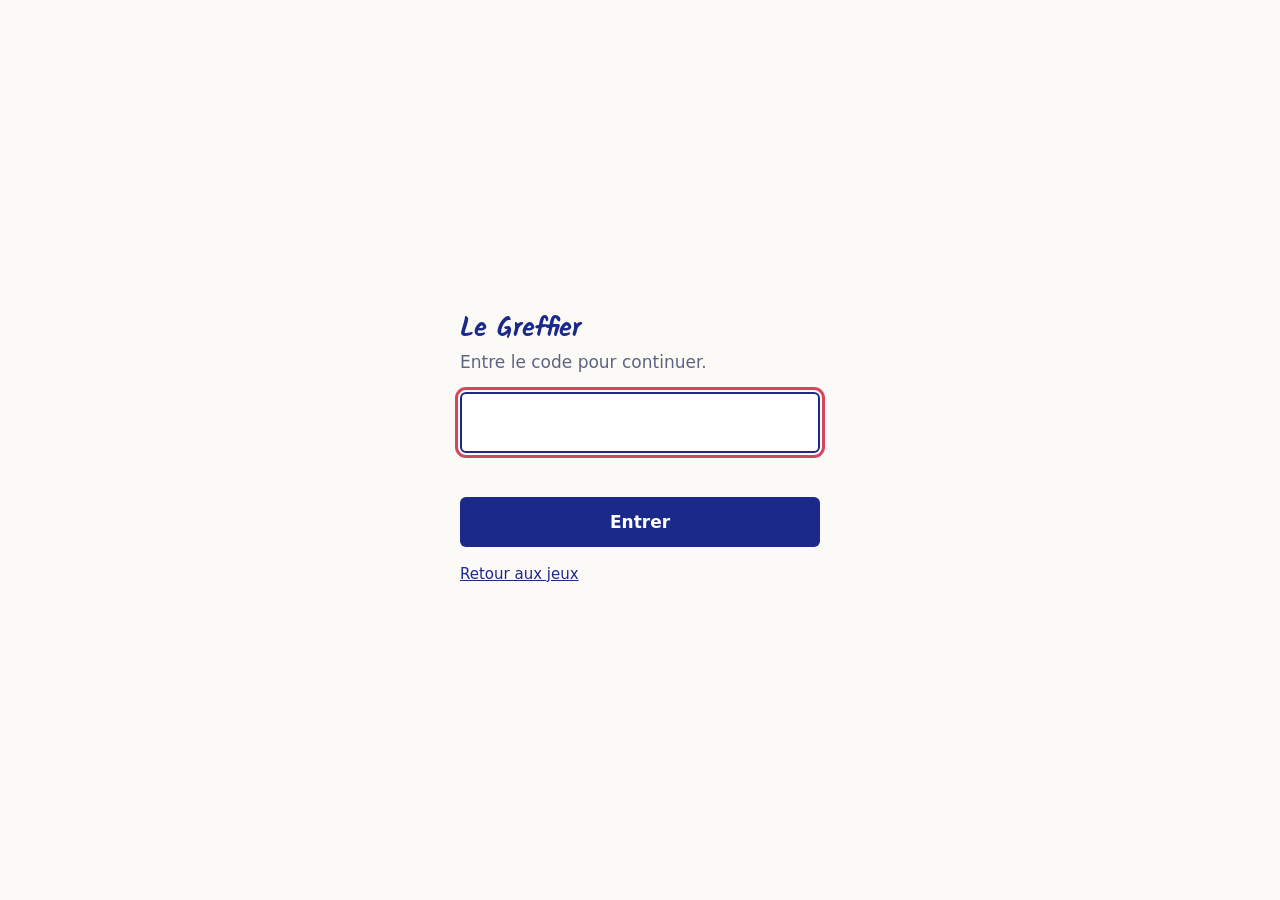
<file: jeux/greffier.html>
<!doctype html>
<html lang="fr"><head><meta charset="utf-8"><meta name="viewport" content="width=device-width,initial-scale=1,viewport-fit=cover">
<title>Le Greffier</title>
<link rel="stylesheet" href="https://fonts.googleapis.com/css2?family=Inter:wght@400;500;600;700&family=Kalam:wght@400;700&display=swap">
<style>
/* Mise en page : une feuille de cahier Seyès (marge rouge, carreaux bleus, surligneur jaune), une colonne, un écran à la fois. La note sur 10 reste visible en haut, la consigne en tête de chaque temps. */
:root {
  --paper: #f7f9ff;
  --line: #d3dbf4;
  --margin: #d6455d;
  --ink: #1b2a8a;
  --text: #1d2233;
  --muted: #5d6482;
  --hl: #ffe45c;
  --card: #ffffff;
  --good: #14693f;
  --good-bg: #e0f3e8;
  --bad: #a8221a;
  --bad-bg: #fde7e4;
  --f-hand: "Kalam", "Segoe Print", "Comic Sans MS", cursive;
  --f-text: "Inter", system-ui, -apple-system, "Segoe UI", sans-serif;
}
@media (prefers-color-scheme: dark) {
  :root:not([data-theme="light"]) {
    --paper: #10152b; --line: #232c52; --margin: #ff7b8f; --ink: #a9baff; --text: #e9ecf8; --muted: #9aa3c7;
    --hl: rgba(255, 228, 92, .34); --card: #161d3b; --good: #5cd08f; --good-bg: #12301f; --bad: #ff8a80; --bad-bg: #3a1a1a;
    color-scheme: dark;
  }
}
:root[data-theme="dark"] {
  --paper: #10152b; --line: #232c52; --margin: #ff7b8f; --ink: #a9baff; --text: #e9ecf8; --muted: #9aa3c7;
  --hl: rgba(255, 228, 92, .34); --card: #161d3b; --good: #5cd08f; --good-bg: #12301f; --bad: #ff8a80; --bad-bg: #3a1a1a;
  color-scheme: dark;
}
* { box-sizing: border-box; }
body {
  background: var(--paper); color: var(--text); font: 17px/1.55 var(--f-text);
  padding-block: 20px 48px;
  padding-left: max(16px, env(safe-area-inset-left, 0px));
  padding-right: max(16px, env(safe-area-inset-right, 0px));
}
.sheet {
  max-width: 680px; margin: 0 auto; position: relative; min-height: 70vh;
  padding: 20px 16px 28px 28px;
  background-color: var(--paper);
  background-image:
    linear-gradient(to right, var(--line) 1px, transparent 1px),
    linear-gradient(to bottom, var(--line) 1px, transparent 1px);
  background-size: 32px 32px;
  border: 1px solid var(--line); border-radius: 4px;
}
.sheet::before { content: ""; position: absolute; top: 0; bottom: 0; left: 14px; width: 2px; background: var(--margin); opacity: .8; }
h1, h2, h3 { font-family: var(--f-hand); color: var(--ink); margin: 0; font-weight: 700; text-wrap: balance; line-height: 1.15; }
h1 { font-size: 40px; }
h2 { font-size: 26px; }
h3 { font-size: 20px; }
p { margin: 0; }
.eyebrow { font-size: 12px; letter-spacing: .09em; text-transform: uppercase; color: var(--muted); font-weight: 600; }
.demo-tag { display: inline-block; align-self: flex-start; font-size: 12px; font-weight: 700; letter-spacing: .06em; text-transform: uppercase; padding: 3px 9px; border: 1.5px solid var(--margin); color: var(--margin); border-radius: 4px; transform: rotate(-1.5deg); }
.stack { display: flex; flex-direction: column; gap: 16px; }
.lead { max-width: 60ch; }
.hl { background: linear-gradient(transparent 52%, var(--hl) 52%, var(--hl) 92%, transparent 92%); padding: 0 2px; }
.card { background: var(--card); border: 1px solid var(--line); border-radius: 8px; padding: 16px; }
.field { display: flex; flex-direction: column; gap: 6px; }
.field label { font-size: 14px; color: var(--muted); }
.field input { font: inherit; min-height: 48px; padding: 10px 14px; border: 1.5px solid var(--ink); border-radius: 8px; background: var(--card); color: var(--text); width: 100%; }
.btn { font: 600 17px/1.2 var(--f-text); min-height: 48px; padding: 12px 22px; border: 0; border-radius: 8px; background: var(--ink); color: var(--paper); cursor: pointer; align-self: flex-start; }
button:focus-visible, input:focus-visible, summary:focus-visible { outline: 3px solid var(--margin); outline-offset: 2px; }

/* Consigne : l'encart à lire avant d'agir */
.consigne { border: 1.5px solid var(--ink); border-radius: 8px; background: var(--card); padding: 12px 14px; }
.consigne .eyebrow { color: var(--ink); margin-bottom: 4px; display: block; }
.consigne p + p { margin-top: 6px; }
.consigne ul { margin: 6px 0 0; padding-left: 20px; }
.consigne li + li { margin-top: 3px; }
.consigne.small { font-size: 15px; }
details.rappel { margin-top: 8px; font-size: 15px; }
details.rappel summary { cursor: pointer; color: var(--ink); font-weight: 600; min-height: 32px; display: flex; align-items: center; }
details.rappel p { padding: 4px 0 0 4px; color: var(--muted); }
.gloss { display: grid; gap: 8px; margin: 8px 0 0; }
.gloss div { display: grid; grid-template-columns: 124px 1fr; gap: 10px; font-size: 15px; min-width: 0; }
.gloss dt { font-weight: 700; color: var(--ink); }
.gloss dd { margin: 0; color: var(--muted); min-width: 0; }
@media (max-width: 420px) { .gloss div { grid-template-columns: 1fr; gap: 0; } }

/* En-tête : visite, temps, note qui évolue */
.top { display: flex; flex-wrap: wrap; justify-content: space-between; gap: 8px 16px; align-items: flex-start; margin-bottom: 10px; }
.notebox { text-align: right; }
.notebox span { display: block; font-size: 12px; letter-spacing: .08em; text-transform: uppercase; color: var(--muted); font-weight: 600; }
.notebox b { font-family: var(--f-hand); font-size: 44px; line-height: 1; color: var(--ink); font-variant-numeric: tabular-nums; }
.notebox small { font-size: 16px; color: var(--muted); margin-left: 3px; }
.bar { height: 8px; border-radius: 4px; background: var(--line); overflow: hidden; margin-bottom: 16px; }
.bar > i { display: block; height: 100%; background: var(--ink); width: 0; }
.meta { display: flex; flex-wrap: wrap; gap: 4px 16px; font-size: 14px; color: var(--muted); font-variant-numeric: tabular-nums; }
.meta b { color: var(--ink); }

.bubble { max-width: 92%; padding: 10px 14px; border-radius: 12px; border: 1px solid var(--line); background: var(--card); }
.bubble .who { display: block; font-size: 12px; letter-spacing: .06em; text-transform: uppercase; color: var(--muted); font-weight: 600; margin-bottom: 2px; }

/* Fiche à remplir */
.fiche { display: grid; gap: 10px; margin: 0; }
.fiche-row { display: grid; grid-template-columns: 124px 1fr; gap: 10px; align-items: start; min-width: 0; }
.fiche-row dt { font-weight: 700; color: var(--ink); font-size: 14px; line-height: 1.3; }
.fiche-row dt small { display: block; font-weight: 400; color: var(--muted); font-size: 12px; }
.fiche-row dd { margin: 0; min-width: 0; font-size: 15px; padding: 6px 10px; border-radius: 6px; border: 1.5px dashed var(--line); color: var(--muted); }
.fiche-row dd.full { border-style: solid; border-color: var(--good); background: var(--good-bg); color: var(--text); }
@media (max-width: 420px) { .fiche-row { grid-template-columns: 1fr; gap: 2px; } }

.opts { display: grid; gap: 10px; }
.opt { text-align: left; font: inherit; min-height: 52px; padding: 10px 14px; border-radius: 8px; border: 1.5px solid var(--line); background: var(--card); color: var(--text); cursor: pointer; display: flex; flex-direction: column; gap: 4px; }
.opt b { font-weight: 600; }
.opt .rep { font-style: italic; }
.opt .verdict { font-size: 13px; font-weight: 600; }
.opt:hover:not(:disabled) { border-color: var(--ink); }
.opt:disabled { cursor: default; opacity: .55; }
.opt.good { border-color: var(--good); background: var(--good-bg); opacity: 1; }
.opt.bad { border-color: var(--bad); background: var(--bad-bg); opacity: 1; }
.opt.good .verdict { color: var(--good); }
.opt.bad .verdict { color: var(--bad); }
.fb { padding: 12px 14px; border-radius: 8px; font-size: 16px; }
.fb.good { background: var(--good-bg); border: 1px solid var(--good); }
.fb.bad { background: var(--bad-bg); border: 1px solid var(--bad); }
.fb strong { display: block; margin-bottom: 2px; }
.quote { font-size: 18px; line-height: 1.6; padding: 12px 14px; border-left: 4px solid var(--ink); background: var(--card); border-radius: 0 8px 8px 0; margin: 0; }

.pts { font-family: var(--f-hand); font-size: 76px; line-height: 1; color: var(--ink); }
.pts small { font-size: 26px; }
.place { padding: 10px 12px; border-left: 4px solid var(--margin); background: var(--card); border-radius: 0 8px 8px 0; }
table { width: 100%; border-collapse: collapse; font-size: 16px; font-variant-numeric: tabular-nums; }
th, td { text-align: left; padding: 8px 6px; border-bottom: 1px solid var(--line); }
th { font-size: 12px; letter-spacing: .08em; text-transform: uppercase; color: var(--muted); font-weight: 600; }
td.num, th.num { text-align: right; }
td.rk { width: 2.2em; color: var(--muted); }
tr.me td { background: var(--hl); font-weight: 700; }
.tablewrap { overflow-x: auto; }
.review { display: grid; gap: 10px; }
.miss { padding: 10px 12px; border: 1px solid var(--line); border-radius: 8px; background: var(--card); font-size: 15px; }
.miss b { display: block; color: var(--ink); }
.sum { display: grid; grid-template-columns: repeat(auto-fit, minmax(130px, 1fr)); gap: 10px; }
.sum div { background: var(--card); border: 1px solid var(--line); border-radius: 8px; padding: 10px 12px; }
.sum span { display: block; font-size: 12px; letter-spacing: .06em; text-transform: uppercase; color: var(--muted); }
.sum b { font-size: 22px; font-variant-numeric: tabular-nums; }
.note { font-size: 14px; color: var(--muted); }
@media (max-width: 420px) { h1 { font-size: 34px; } .pts { font-size: 62px; } .notebox b { font-size: 38px; } }

.vf { display: grid; grid-template-columns: 1fr 1fr; gap: 10px; }
.vf .opt { align-items: center; text-align: center; font-weight: 700; font-size: 20px; min-height: 64px; justify-content: center; }
.dots { display: flex; flex-wrap: wrap; gap: 6px; }
.dots i { width: 14px; height: 14px; border-radius: 50%; border: 1.5px solid var(--ink); display: block; }
.dots i.on { background: var(--ink); }
.dots i.ok { background: var(--good); border-color: var(--good); }
.dots i.ko { background: var(--bad); border-color: var(--bad); }
.back { font-size: 14px; margin: 0 0 6px; } .back a { color: var(--ink); }
.board-wait { color: var(--muted); font-size: 15px; }
</style>
</head><body>

<main class="sheet" id="app" aria-live="polite"></main>

<script src="../js/config.js"></script>
<script src="../js/games.js"></script>
<script src="../js/scores.js"></script>
<script>window.MESJEUX_GAME="greffier";</script>
<script src="../js/access.js"></script>
<script>
(function () {
  "use strict";

  /* ---------- Barème : 8 points d'exactitude + 2 points de rapidité = 10 ---------- */
  var TRI_EACH = 2.5 / 7;                                          /* manche 1 : 7 phrases, 2,5 points */
  var PTS = { q: 0.4, pj: 0.8, dem: 0.35, suite: 0.35 };           /* manche 2 : 5 questions utiles (2) + 1,5 = 3,5 points */
  var VF_EACH = 0.25;                                              /* manche 3 : 8 affirmations, 2 points */
  var SPEED = { tri: 0.6, guichet: 0.8, vf: 0.6 };                 /* rapidité : 2 points en tout */
  var REF = { tri: 7 * 30, guichet: 8 * 30, vf: 8 * 20 };          /* secondes de référence : 30 s par réponse, 20 s par affirmation */
  var MAX_Q = 5;                                                   /* questions que le greffier peut poser */
  var NB_VF = 8;

  var CATS = [
    { id: "faits", l: "Les faits", h: "Ce qui s'est passé : événements, dates" },
    { id: "parties", l: "Les parties", h: "Les personnes engagées dans le procès" },
    { id: "moyens", l: "Le moyen de droit", h: "La règle de droit invoquée" },
    { id: "pretentions", l: "Les prétentions", h: "Ce que chacun demande au juge" },
    { id: "probleme", l: "Le problème juridique", h: "La question de droit à trancher" }
  ];
  var CATNAME = {}; CATS.forEach(function (c) { CATNAME[c.id] = c.l; });
  var FICHE = [
    { id: "faits", l: "Les faits", h: "Ce qui s'est passé, avec les dates" },
    { id: "parties", l: "Les parties", h: "Les personnes engagées dans le procès" },
    { id: "pretentions", l: "Les prétentions", h: "Ce que chacun demande" }
  ];
  var MANCHES = [{ id: "tri", t: "Le tri" }, { id: "guichet", t: "Le guichet" }, { id: "vf", t: "Vrai ou faux du juge" }];

  /* ---------- Manche 1 : dossiers à trier (1 tiré au hasard) ---------- */
  var TRIS = [
    { titre: "L'abonnement à la salle de sport", sentences: [
      { t: "En janvier, Léo signe un abonnement de 12 mois à 39 € par mois dans la salle FitMax. En juin, il déménage et envoie sa lettre de résiliation.", c: "faits", why: "Des événements datés et précis : ce sont les faits." },
      { t: "En juillet et en août, la salle continue de prélever 39 € sur son compte.", c: "faits", why: "Un autre événement daté : un fait." },
      { t: "Léo, client de la salle, et la société FitMax, qui l'exploite, sont en désaccord.", c: "parties", why: "Les parties sont les personnes engagées dans le procès : ici une personne physique et une personne morale." },
      { t: "Léo demande le remboursement des deux prélèvements, soit 78 €.", c: "pretentions", why: "C'est ce que réclame le demandeur : sa prétention." },
      { t: "FitMax demande que Léo paie jusqu'à la fin des douze mois.", c: "pretentions", why: "C'est la demande du défendeur en réponse : sa prétention." },
      { t: "FitMax invoque la règle selon laquelle les contrats légalement formés tiennent lieu de loi à ceux qui les ont faits (article 1103 du Code civil).", c: "moyens", why: "C'est une règle de droit sur laquelle une partie s'appuie : un moyen de droit." },
      { t: "Un client peut-il rompre un abonnement de douze mois avant son terme après un déménagement, et obtenir le remboursement des prélèvements suivants ?", c: "probleme", why: "C'est la question de droit posée au juge, formulée comme une question." }
    ] },
    { titre: "La voiture mal réparée", sentences: [
      { t: "Le 3 mars, Mme Diallo confie sa voiture au garage Auto Express pour changer les freins, pour 450 €.", c: "faits", why: "Un événement daté et chiffré : un fait." },
      { t: "Dix jours plus tard, les freins défaillent à nouveau et elle doit faire remorquer la voiture.", c: "faits", why: "Un autre événement : ce qui s'est passé, sans rien demander." },
      { t: "Mme Diallo, cliente, et la société Auto Express, garage, s'opposent.", c: "parties", why: "Les parties sont les personnes engagées dans le procès." },
      { t: "Mme Diallo demande que le garage refasse la réparation sans frais et paie le remorquage.", c: "pretentions", why: "C'est ce que réclame le demandeur : une remise en état et des dommages et intérêts." },
      { t: "Auto Express demande à ne rien faire gratuitement : selon lui, le problème vient d'une autre pièce.", c: "pretentions", why: "C'est la demande du défendeur en réponse. Ce qu'il invoque pour la justifier reste une affirmation, pas une règle de droit." },
      { t: "Les contrats doivent être exécutés de bonne foi (article 1104 du Code civil).", c: "moyens", why: "C'est une règle de droit invoquée à l'appui de la demande : un moyen de droit." },
      { t: "Un garagiste doit-il refaire gratuitement une réparation de freins qui a échoué dix jours plus tard ?", c: "probleme", why: "C'est la question de droit posée au juge." }
    ] }
  ];

  /* ---------- Manche 3 : vrai ou faux (8 tirées parmi 13 : au moins 3 fausses) ---------- */
  var VFS = [
    { t: "Un litige est un désaccord entre deux ou plusieurs personnes concernant l'exercice d'un droit.", v: true, why: "C'est la définition du litige (Document 1)." },
    { t: "Les parties à un litige sont forcément des personnes physiques.", v: false, why: "Elles peuvent être physiques ou morales : une société peut être demandeur ou défendeur." },
    { t: "Le juge peut accorder plus que ce qui lui est demandé.", v: false, why: "Le juge ne peut pas se prononcer sur ce qui n'a pas été demandé (Document 2)." },
    { t: "Le demandeur est la personne qui prend l'initiative d'engager la procédure judiciaire.", v: true, why: "Son adversaire est le défendeur (Document 3)." },
    { t: "Le défendeur est toujours celui qui a causé le dommage.", v: false, why: "Le défendeur est simplement l'adversaire du demandeur : on ne sait pas encore qui a raison." },
    { t: "Un litige qui n'est pas réglé à l'amiable est soumis à un tribunal.", v: true, why: "Naissance du litige, tentative amiable, puis accord amiable OU saisine du juge (Document 4)." },
    { t: "Le conciliateur de justice a pour mission de proposer une solution amiable au litige.", v: true, why: "On peut le solliciter avant tout recours à un juge (Document 4)." },
    { t: "Avant de trancher, le juge doit en principe chercher à concilier les parties.", v: true, why: "C'est ce que prévoit l'article 21 du Code de procédure civile." },
    { t: "Le problème juridique est la question de droit à laquelle le juge doit répondre.", v: true, why: "C'est l'un des éléments d'un litige (Document 2)." },
    { t: "Les faits d'un litige se limitent à l'opinion des parties sur ce qui s'est passé.", v: false, why: "Les faits doivent être clairs et précis : dates, personnes impliquées, récit de ce qui s'est passé." },
    { t: "Les moyens de droit sont les règles de droit que les parties utilisent pour appuyer leurs prétentions.", v: true, why: "C'est la définition du moyen de droit (Document 2)." },
    { t: "Un accord amiable permet de mettre fin au litige sans passer par le juge.", v: true, why: "C'est le but de la tentative de résolution amiable (Document 4)." },
    { t: "On ne peut saisir un juge qu'après avoir signé un accord amiable.", v: false, why: "C'est l'inverse : on tente d'abord l'amiable, et le juge est saisi si l'accord échoue." }
  ];

  /* ---------- Banque d'usagers (6 cas différents ; 2 sont tirés à chaque partie) ---------- */
  var AMIABLE = "On essaie d'abord de se concilier. Si l'accord échoue, on saisit le juge compétent, qui doit lui aussi chercher à concilier les parties (article 21 du Code de procédure civile).";
  var JUGE = "Quand la tentative de résolution amiable a échoué, le litige est soumis au juge compétent, qui le tranche.";
  var PJ_WHY = "Le problème juridique est la question de droit posée au juge : elle relie les faits aux prétentions des parties, sans juger les personnes ni répéter un simple fait.";
  var CASSATION = { t: "Saisir directement la Cour de cassation", ok: false, why: "La Cour de cassation intervient bien plus tard, après les juges du fond." };
  function pj(ok, opinion, fait) {
    return { ok: ok, bad: [{ t: opinion, why: "C'est un jugement de valeur sur une personne, pas une question de droit." }, { t: fait, why: "C'est un fait à établir, pas une question de droit." }], why: PJ_WHY };
  }
  function dem(opts, ok, why) { return { q: "Qui est le demandeur ?", opts: opts, ok: ok, why: why }; }

  var CASES = [
    { nom: "Inès", role: "Cliente d'un site de vente en ligne",
      recit: ["Bonjour, j'ai acheté un téléphone sur internet et il est tombé en panne presque tout de suite.", "Le vendeur ne veut rien savoir. Je me sens vraiment arnaquée."],
      qs: [
        { q: "Que s'est-il passé exactement ?", r: "J'ai acheté un smartphone à 650 € sur le site de MobiShop le 12 mars. Dix jours plus tard, l'écran s'est mis à clignoter puis s'est éteint.", cell: "faits", fiche: "Smartphone à 650 € acheté le 12 mars ; écran en panne dix jours plus tard." },
        { q: "Avez-vous prévenu le vendeur ?", r: "Oui, par message le 25 mars. Il m'a répondu que ma demande était refusée.", cell: "faits", fiche: "Vendeur prévenu le 25 mars ; demande refusée." },
        { q: "Contre qui êtes-vous en désaccord ?", r: "Contre la société MobiShop, le vendeur. Moi, je suis la cliente.", cell: "parties", fiche: "Inès (cliente) et la société MobiShop (vendeur)." },
        { q: "Que voulez-vous obtenir ?", r: "Le remboursement de mes 650 €, ou à défaut un téléphone neuf.", cell: "pretentions", fiche: "Inès demande le remboursement de 650 € ou un téléphone neuf." },
        { q: "Que répond MobiShop ?", r: "Elle refuse. Elle dit que j'ai fait tomber le téléphone, donc que ce n'est pas un défaut.", cell: "pretentions", fiche: "MobiShop refuse : selon elle, la panne vient d'une chute." }
      ],
      pj: pj("Un vendeur doit-il rembourser ou remplacer un téléphone tombé en panne dix jours après l'achat ?", "MobiShop est-elle un vendeur honnête ?", "Inès a-t-elle acheté son téléphone le 12 mars ?"),
      intro: "Inès décide de porter l'affaire en justice pour obtenir gain de cause.",
      demandeur: dem(["Inès", "MobiShop", "Le conciliateur de justice"], 0, "Inès prend l'initiative de la procédure : c'est elle, la demanderesse. MobiShop, son adversaire, est la défenderesse. Le conciliateur n'est pas une partie."),
      suite: { q: "Inès veut obtenir gain de cause. Quel est le bon réflexe en premier ?", opts: [
        { t: "Tenter un accord amiable avec MobiShop, éventuellement avec un conciliateur de justice", ok: true },
        { t: "Publier de très mauvais avis pour faire pression", ok: false, why: "Cela ne règle pas le litige et peut se retourner contre elle." },
        CASSATION], why: AMIABLE } },

    { nom: "Karim", role: "Salarié d'un garage",
      recit: ["Bonjour, je travaille dans un garage depuis trois ans. Mon patron ne me paie pas toutes mes heures.", "J'ai déjà essayé d'en discuter avec lui, plusieurs fois. Ça ne mène à rien."],
      qs: [
        { q: "Que s'est-il passé ?", r: "Depuis janvier, je reste deux heures de plus chaque soir pour finir les réparations. Ces heures ne figurent pas sur mes bulletins de paie.", cell: "faits", fiche: "Depuis janvier, deux heures de plus chaque soir, absentes des bulletins de paie." },
        { q: "Depuis combien de temps cela dure-t-il ?", r: "Cinq mois, de janvier à mai.", cell: "faits", fiche: "Situation depuis cinq mois (janvier à mai)." },
        { q: "Qui est en face de vous ?", r: "Mon employeur, la société Garage Bernard. Moi, je suis son salarié.", cell: "parties", fiche: "Karim (salarié) et la société Garage Bernard (employeur)." },
        { q: "Que voulez-vous obtenir ?", r: "Le paiement de mes heures supplémentaires, soit 1 800 €.", cell: "pretentions", fiche: "Karim demande le paiement de 1 800 € d'heures supplémentaires." },
        { q: "Que répond votre employeur ?", r: "Il refuse : il dit qu'il ne m'a jamais demandé de rester plus tard.", cell: "pretentions", fiche: "L'employeur refuse : il dit n'avoir jamais demandé ces heures." }
      ],
      pj: pj("Un employeur doit-il payer des heures supplémentaires qu'il dit ne pas avoir demandées ?", "Le patron de Karim est-il un mauvais patron ?", "Karim reste-t-il deux heures de plus chaque soir ?"),
      intro: "Faute d'accord après plusieurs discussions, Karim décide de saisir la justice.",
      demandeur: dem(["Le Garage Bernard", "Karim", "L'inspecteur du travail"], 1, "Karim prend l'initiative de la procédure : il est demandeur. Son employeur, une personne morale, est le défendeur. L'inspecteur du travail n'est pas une partie à ce litige."),
      suite: { q: "Karim a essayé plusieurs fois de s'entendre avec son employeur, sans résultat. Que peut-il faire maintenant ?", opts: [
        { t: "Saisir le juge compétent pour qu'il tranche le litige", ok: true },
        { t: "Arrêter de venir travailler sans prévenir", ok: false, why: "Quitter son poste sans prévenir peut lui être reproché : ce n'est pas une façon de résoudre le litige." },
        { t: "Attendre sans rien faire que son patron change d'avis", ok: false, why: "Attendre ne règle pas le litige." }], why: JUGE } },

    { nom: "M. Garnier", role: "Propriétaire d'un pavillon, convoqué par sa voisine",
      recit: ["Bonjour, j'ai reçu un courrier du tribunal et je n'y comprends rien. C'est ma voisine qui réclame quelque chose !", "On vit côte à côte depuis vingt ans, et voilà."],
      qs: [
        { q: "Que s'est-il passé ?", r: "Ma haie de thuyas fait plus de deux mètres de haut. Elle donne de l'ombre sur le jardin de ma voisine depuis deux ans.", cell: "faits", fiche: "Haie de plus de deux mètres qui fait de l'ombre sur le jardin voisin depuis deux ans." },
        { q: "Qu'avez-vous reçu exactement ?", r: "Une convocation du tribunal : ma voisine m'a assigné en justice il y a trois semaines.", cell: "faits", fiche: "Convocation du tribunal reçue : la voisine a engagé une procédure." },
        { q: "Qui est en face de vous ?", r: "Ma voisine, Mme Petit. Moi, je suis M. Garnier, le propriétaire de la haie.", cell: "parties", fiche: "Mme Petit (voisine) et M. Garnier (propriétaire de la haie)." },
        { q: "Que demande votre voisine ?", r: "Que je coupe la haie à deux mètres et que je lui verse 500 € pour la gêne.", cell: "pretentions", fiche: "Mme Petit demande la taille de la haie et 500 €." },
        { q: "Et vous, que voulez-vous ?", r: "Que le juge refuse sa demande : la haie est là depuis vingt ans.", cell: "pretentions", fiche: "M. Garnier demande que le juge refuse : haie présente depuis vingt ans." }
      ],
      pj: pj("Un propriétaire peut-il être obligé de tailler sa haie et d'indemniser son voisin pour la gêne causée ?", "La haie de M. Garnier est-elle jolie ?", "M. Garnier a-t-il reçu une convocation du tribunal ?"),
      intro: "M. Garnier vient de recevoir une convocation : une procédure est lancée contre lui.",
      demandeur: dem(["M. Garnier", "Mme Petit", "Le tribunal"], 1, "Le demandeur est celui qui a pris l'initiative d'engager la procédure : ici Mme Petit. M. Garnier, convoqué, est le défendeur. L'usager que tu reçois n'est pas toujours le demandeur."),
      suite: { q: "M. Garnier est convoqué, mais l'audience n'a pas encore eu lieu. Que peut-il encore tenter ?", opts: [
        { t: "Proposer un accord amiable à sa voisine, avec l'aide d'un conciliateur si besoin", ok: true },
        { t: "Ne pas se présenter en espérant que l'affaire disparaisse", ok: false, why: "Ne pas se présenter l'expose à une décision rendue sans qu'il ait pu s'expliquer." },
        { t: "Couper la haie en pleine nuit sans rien dire", ok: false, why: "Cela ne règle pas la demande d'indemnisation et ne vaut pas accord entre les voisins." }],
        why: "Même quand une procédure est lancée, un accord amiable reste possible. Le juge doit d'ailleurs en principe chercher à concilier les parties (article 21 du Code de procédure civile)." } },

    { nom: "Samia", role: "A prêté de l'argent à un ami",
      recit: ["Bonjour, j'ai prêté de l'argent à un ami et il ne me le rend pas.", "Je tiens à notre amitié, mais là, ça devient trop."],
      qs: [
        { q: "Que s'est-il passé ?", r: "En février, j'ai remis 2 000 € à mon ami Yanis pour acheter une voiture. Il devait me les rendre en août.", cell: "faits", fiche: "2 000 € remis en février à Yanis ; remboursement attendu en août." },
        { q: "Qu'a fait Yanis depuis ?", r: "Rien. Nous sommes en novembre et je n'ai pas reçu un euro.", cell: "faits", fiche: "Aucun remboursement reçu en novembre." },
        { q: "Qui est en face de vous ?", r: "Yanis, mon ami. Nous sommes deux particuliers.", cell: "parties", fiche: "Samia et Yanis (deux particuliers)." },
        { q: "Que voulez-vous ?", r: "Qu'il me rende les 2 000 €.", cell: "pretentions", fiche: "Samia demande la restitution des 2 000 €." },
        { q: "Que dit Yanis ?", r: "Il dit que c'était un cadeau, pas un prêt.", cell: "pretentions", fiche: "Yanis soutient qu'il s'agissait d'un cadeau." }
      ],
      pj: pj("Une personne doit-elle rendre une somme reçue quand l'une parle d'un prêt et l'autre d'un cadeau ?", "Yanis est-il un mauvais ami ?", "Samia a-t-elle remis 2 000 € en février ?"),
      intro: "Samia décide d'agir en justice pour récupérer son argent.",
      demandeur: dem(["Yanis", "Samia", "Un témoin de la remise d'argent"], 1, "Samia prend l'initiative de la procédure : elle est demanderesse, Yanis est défendeur. Un témoin n'est pas une partie : il raconte ce qu'il a vu."),
      suite: { q: "Samia tient à son amitié avec Yanis. Quelle démarche choisir d'abord ?", opts: [
        { t: "Chercher un accord amiable, par exemple avec un médiateur ou un conciliateur", ok: true },
        { t: "Lui envoyer des messages menaçants sur les réseaux sociaux", ok: false, why: "Menacer ne résout pas le litige et peut se retourner contre elle." },
        CASSATION], why: AMIABLE } },

    { nom: "Hugo", role: "Passager d'un vol annulé",
      recit: ["Bonjour, ma compagnie aérienne a annulé mon vol et refuse de me rembourser.", "J'ai déjà écrit trois fois. On me répond toujours la même chose."],
      qs: [
        { q: "Que s'est-il passé ?", r: "J'avais réservé un vol Paris–Lisbonne pour le 4 juillet, 380 € le billet. Le vol a été annulé la veille.", cell: "faits", fiche: "Billet Paris–Lisbonne à 380 € pour le 4 juillet ; vol annulé la veille." },
        { q: "Comment avez-vous été prévenu ?", r: "Par un SMS la veille au soir, sans aucune solution de remplacement.", cell: "faits", fiche: "Prévenu par SMS la veille, sans solution de remplacement." },
        { q: "Contre qui êtes-vous en désaccord ?", r: "Contre AirNova, la compagnie aérienne. Moi, je suis le passager.", cell: "parties", fiche: "Hugo (passager) et la société AirNova (compagnie aérienne)." },
        { q: "Que voulez-vous obtenir ?", r: "Le remboursement de mon billet et une indemnité.", cell: "pretentions", fiche: "Hugo demande le remboursement du billet et une indemnité." },
        { q: "Que répond AirNova ?", r: "Elle propose seulement un bon d'achat et refuse tout remboursement.", cell: "pretentions", fiche: "AirNova propose un simple bon d'achat et refuse le remboursement." }
      ],
      pj: pj("Une compagnie aérienne doit-elle rembourser et indemniser un passager dont le vol est annulé la veille ?", "AirNova est-elle la pire des compagnies ?", "Le billet d'Hugo coûtait-il 380 € ?"),
      intro: "Hugo a épuisé les démarches amiables et décide de saisir la justice.",
      demandeur: dem(["AirNova", "Hugo", "Le juge"], 1, "Hugo prend l'initiative de la procédure : il est demandeur. AirNova, personne morale, est la défenderesse. Le juge n'est pas une partie : il tranche."),
      suite: { q: "Hugo a écrit trois fois à AirNova sans obtenir satisfaction. Que peut-il faire ?", opts: [
        { t: "Saisir le juge compétent pour qu'il tranche le litige", ok: true },
        { t: "Aller à l'aéroport exiger de force une place dans un avion", ok: false, why: "On ne se fait pas justice soi-même : seul un juge peut contraindre." },
        { t: "Attendre sans rien faire que la compagnie change d'avis", ok: false, why: "Attendre ne règle pas le litige." }], why: JUGE } },

    { nom: "Mme Lambert", role: "Gérante de la société FruiPro",
      recit: ["Bonjour, je dirige FruiPro, un grossiste en fruits et légumes. Un restaurateur ne nous a toujours pas payés.", "Je veux récupérer mon argent, et vite."],
      qs: [
        { q: "Que s'est-il passé ?", r: "Fin mai, nous avons livré pour 1 200 € de fruits et légumes au restaurant de M. Roche. Il ne nous a pas payés.", cell: "faits", fiche: "Livraison de 1 200 € de fruits et légumes fin mai ; facture non payée." },
        { q: "Quand le paiement était-il attendu ?", r: "À l'échéance de la facture, en juillet. Nous sommes bien après.", cell: "faits", fiche: "Paiement attendu en juillet ; toujours impayé." },
        { q: "Qui est la personne en face de vous ?", r: "M. Roche, le restaurateur. Moi, je représente la société FruiPro.", cell: "parties", fiche: "FruiPro (société) et M. Roche (restaurateur)." },
        { q: "Que voulez-vous obtenir ?", r: "Le paiement des 1 200 € et des intérêts de retard.", cell: "pretentions", fiche: "FruiPro demande 1 200 € et des intérêts de retard." },
        { q: "Que répond M. Roche ?", r: "Il ne veut rien payer : selon lui, une partie de la marchandise était abîmée.", cell: "pretentions", fiche: "M. Roche demande à ne rien payer (marchandise selon lui abîmée)." }
      ],
      pj: pj("Un client doit-il payer le prix convenu quand il dit que la marchandise livrée était abîmée ?", "M. Roche est-il un client honnête ?", "FruiPro a-t-elle livré les fruits et légumes fin mai ?"),
      intro: "FruiPro engage une procédure judiciaire pour obtenir le paiement de sa facture.",
      demandeur: dem(["M. Roche", "FruiPro", "Le conciliateur de justice"], 1, "FruiPro prend l'initiative de la procédure : c'est le demandeur, même si c'est une personne morale. M. Roche est le défendeur. Le conciliateur n'est pas une partie."),
      suite: { q: "FruiPro veut récupérer son argent. Quelle est la première démarche logique ?", opts: [
        { t: "Chercher un accord amiable avec M. Roche, avec l'aide d'un conciliateur si besoin", ok: true },
        { t: "Aller reprendre la marchandise de force au restaurant", ok: false, why: "On ne se fait pas justice soi-même : seul un juge peut contraindre." },
        { t: "Saisir tout de suite un tribunal, sans rien tenter d'autre", ok: false, why: "Le juge reste possible, mais en principe on tente d'abord de se concilier." }], why: AMIABLE } }
  ];

  /* Questions sans effet sur le dossier : la règle de droit est toujours là, deux autres sont tirées au hasard */
  var REGLE = { q: "Quelle règle de droit s'applique ?", r: "Aucune idée, je ne suis pas juriste ! C'est à vous de me le dire.", why: "Le moyen de droit n'est pas fourni par l'usager : c'est au greffier ou à l'avocat de l'identifier à partir du récit." };
  var GENERIC = [
    { q: "Quel âge avez-vous ?", r: "Mon âge ? Je ne vois pas le rapport avec mon affaire.", why: "L'âge ne change rien au litige : ce n'est ni un fait utile, ni une demande." },
    { q: "Avez-vous une bonne opinion de l'autre personne ?", r: "Pas vraiment, mais ça change quoi ?", why: "Un avis personnel n'est pas un fait juridique : le juge ne tranche pas sur la sympathie." },
    { q: "Êtes-vous déjà allé au tribunal ?", r: "Jamais, mais ce n'est pas la question.", why: "Votre expérience personnelle de la justice n'est pas un élément du litige." },
    { q: "Avez-vous des enfants ?", r: "Oui, mais ça n'a rien à voir avec cette histoire.", why: "La situation familiale n'a pas d'effet sur ce litige." }
  ];

  var CLS = "1STMG1";
  function lsGet(k) { try { return localStorage.getItem(k) || ""; } catch (e) { return ""; } }
  function lsSet(k, v) { try { localStorage.setItem(k, v); } catch (e) { /* stockage indisponible */ } }

  /* ---------- Outils ---------- */
  var app = document.getElementById("app");
  var reduce = window.matchMedia && matchMedia("(prefers-reduced-motion: reduce)").matches;
  function esc(s) { return String(s).replace(/[&<>"']/g, function (c) { return { "&": "&amp;", "<": "&lt;", ">": "&gt;", '"': "&quot;", "'": "&#39;" }[c]; }); }
  function shuffle(a) { a = a.slice(); for (var i = a.length - 1; i > 0; i--) { var j = Math.floor(Math.random() * (i + 1)); var t = a[i]; a[i] = a[j]; a[j] = t; } return a; }
  function ordinal(n) { return n === 1 ? "1ᵉʳ" : n + "ᵉ"; }
  function mmss(s) { return ("0" + Math.floor(s / 60)).slice(-2) + ":" + ("0" + (s % 60)).slice(-2); }
  function f1(n) { return n.toLocaleString("fr-FR", { minimumFractionDigits: 1, maximumFractionDigits: 1 }); }
  var S = null, timer = null, shown = 0, anim = null;

  function total() { return Math.min(10, S.tri + S.q + S.pj + S.dem + S.suite + S.vf + S.speed); }

  /* La note affichée glisse vers sa nouvelle valeur */
  function paintNote(v) {
    var n = document.getElementById("note"), b = document.getElementById("notebar"), w = document.getElementById("notebarwrap");
    if (n) n.textContent = f1(v);
    if (b) b.style.width = Math.max(0, Math.min(100, v * 10)) + "%";
    if (w) w.setAttribute("aria-valuenow", v.toFixed(1));
  }
  function updateNote() {
    var target = total(), from = shown;
    if (anim) cancelAnimationFrame(anim);
    if (reduce || Math.abs(target - from) < 0.005) { shown = target; paintNote(shown); return; }
    var t0 = performance.now(), dur = 500;
    (function step(now) {
      var k = Math.min(1, (now - t0) / dur), e = 1 - Math.pow(1 - k, 3);
      shown = from + (target - from) * e; paintNote(shown);
      if (k < 1) anim = requestAnimationFrame(step);
    })(t0);
  }

  function consigne(title, html) { return '<div class="consigne"><span class="eyebrow">' + esc(title) + '</span>' + html + '</div>'; }
  function choices(list, cls) { return '<div class="' + (cls || "opts") + '">' + list.map(function (o, i) { return '<button class="opt" type="button" data-i="' + i + '"><b>' + esc(o.t) + '</b>' + (o.h ? '<small class="note">' + esc(o.h) + '</small>' : "") + '</button>'; }).join("") + '</div>'; }

  /* En-tête commun : manche, note provisoire, barre, temps */
  function header(manche, title, sub, step, withTimer) {
    return '<div class="top"><div><p class="eyebrow">Manche ' + (manche + 1) + ' sur ' + MANCHES.length + ' · ' + esc(MANCHES[manche].t) + '</p><h2>' + esc(title) + '</h2>' + (sub ? '<p class="note">' + esc(sub) + '</p>' : '') + '</div>' +
      '<div class="notebox"><span>Note provisoire</span><b id="note">' + f1(shown) + '</b><small>/ 10</small></div></div>' +
      '<div class="bar" id="notebarwrap" role="progressbar" aria-label="Note provisoire sur 10" aria-valuemin="0" aria-valuemax="10" aria-valuenow="' + shown.toFixed(1) + '"><i id="notebar" style="width:' + Math.round(shown * 10) + '%"></i></div>' +
      '<div class="meta"><span>' + esc(step) + '</span>' + (withTimer ? '<span>Temps <b id="chrono">' + mmss(Math.round((Date.now() - S.t0) / 1000)) + '</b></span>' : '') + '</div>';
  }
  function startClock() {
    S.t0 = Date.now(); clearInterval(timer);
    timer = setInterval(function () { var c = document.getElementById("chrono"); if (c) c.textContent = mmss(Math.round((Date.now() - S.t0) / 1000)); }, 1000);
  }
  /* Rapidité de la manche : points pleins sous la référence, dégressifs jusqu'au double */
  function endClock(k) {
    var sec = Math.round((Date.now() - S.t0) / 1000), sp = SPEED[k] * Math.max(0, Math.min(1, 1 - Math.max(0, sec - REF[k]) / REF[k]));
    S.speed += sp; S.spk[k] = sp; clearInterval(timer);
    return "Manche bouclée en " + mmss(sec) + " : rapidité +" + f1(sp) + " sur " + f1(SPEED[k]) + ".";
  }

  /* Boutons à choix unique : corrige, met à jour la note, affiche le retour */
  function wireChoice(opts, onPick) {
    var btns = app.querySelectorAll(".opt");
    Array.prototype.forEach.call(btns, function (b) {
      b.onclick = function () {
        var o = opts[+b.getAttribute("data-i")];
        Array.prototype.forEach.call(btns, function (x, i) { x.disabled = true; if (opts[i].ok) x.classList.add("good"); });
        if (!o.ok) b.classList.add("bad");
        var r = onPick(o); updateNote();
        document.getElementById("fb").innerHTML = '<div class="stack"><div class="fb ' + (r.ok ? "good" : "bad") + '"><strong>' + esc(r.title) + '</strong>' + esc(r.why) + '</div><button class="btn" type="button" id="next">' + esc(r.label) + '</button></div>';
        var nb = document.getElementById("next"); nb.onclick = r.next; nb.focus();
      };
    });
  }

  /* ---------- Accueil ---------- */
  function renderStart() {
    clearInterval(timer);
    app.innerHTML =
      '<div class="stack">' +
      '<p class="back"><a href="../index.html">Tous les jeux</a></p>' +
      '<div><p class="eyebrow">Droit · Chapitre 3 · I) Identifier les éléments d\'un litige</p><h1>Le Greffier</h1></div>' +
      '<p class="lead">Tu travailles au <span class="hl">greffe du tribunal</span>. Pour réussir, il faut savoir lire un litige comme un professionnel : repérer ses éléments, reconstituer un dossier, connaître les règles du jeu.</p>' +
      consigne("Trois manches, une seule note sur 10",
        '<ul><li><b>Manche 1, le tri.</b> Tu classes les phrases d\'un dossier dans la bonne case.</li>' +
        '<li><b>Manche 2, le guichet.</b> Un usager te raconte son histoire : tu poses les bonnes questions, tu formules le problème juridique, tu désignes le demandeur et la bonne suite.</li>' +
        '<li><b>Manche 3, vrai ou faux du juge.</b> Huit affirmations de cours à trancher.</li></ul>' +
        '<p style="margin-top:8px">Ta note évolue à chaque réponse : 8 points pour l\'exactitude, 2 points pour la rapidité. La note est arrondie à la fin. Compte 12 à 15 minutes.</p>') +
      '<div class="field"><label for="nm">Prénom et initiale du nom</label><input id="nm" maxlength="24" autocomplete="off" placeholder="Camille D." value="' + esc(lsGet("gr-name")) + '"></div><p class="note" id="nmerr" role="alert"></p>' +
      '<button class="btn" id="go" type="button">Commencer</button>' +
      '</div>';
    document.getElementById("go").onclick = function () {
      var n = document.getElementById("nm").value.replace(/\s+/g, " ").trim().slice(0, 30);
      if (n.length < 2) { document.getElementById("nmerr").textContent = "Écris ton prénom et l'initiale de ton nom, par exemple Camille D."; return; }
      lsSet("gr-name", n); newGame(n);
    };
  }

  function newGame(name) {
    var vf = shuffle(VFS.filter(function (x) { return !x.v; })).slice(0, 3).concat(shuffle(VFS.filter(function (x) { return x.v; })).slice(0, NB_VF - 3));
    S = { name: name, dossier: shuffle(TRIS)[0], v: shuffle(CASES)[0], vfs: shuffle(vf),
      tri: 0, q: 0, pj: 0, dem: 0, suite: 0, vf: 0, speed: 0, spk: {}, misses: [],
      stat: { tri: 0, qOk: 0, pj: 0, dem: 0, suite: 0, vf: 0 } };
    shown = 0; renderIntro(0);
  }

  /* ---------- Écrans d'introduction de chaque manche ---------- */
  function renderIntro(k) {
    var title, sub, body;
    if (k === 0) {
      title = S.dossier.titre; sub = "Dossier à classer";
      body = consigne("Ta mission",
        '<p>Un dossier de litige est découpé en <b>7 phrases</b>. Pour chacune, choisis la case où elle va. Il faut connaître les cinq éléments d\'un litige :</p>' +
        '<dl class="gloss">' +
        '<div><dt>Les faits</dt><dd>Ce qui s\'est passé, de façon claire et précise (dates, personnes).</dd></div>' +
        '<div><dt>Les parties</dt><dd>Les personnes engagées dans le procès (physiques ou morales).</dd></div>' +
        '<div><dt>Le moyen de droit</dt><dd>La règle de droit sur laquelle une partie s\'appuie.</dd></div>' +
        '<div><dt>Les prétentions</dt><dd>Ce que chacun réclame : la demande et la défense en réponse.</dd></div>' +
        '<div><dt>Le problème juridique</dt><dd>La question de droit à laquelle le juge doit répondre.</dd></div></dl>' +
        '<p style="margin-top:8px">Une bonne réponse rapporte ' + f1(TRI_EACH) + ' point. Référence de temps : 30 secondes par phrase.</p>');
    } else if (k === 1) {
      title = S.v.nom; sub = S.v.role;
      body = consigne("Ta mission",
        '<p>Un usager se présente au guichet et raconte son histoire en vrac. Tu dois <b>reconstituer son dossier</b>.</p>' +
        '<ul><li><b>Temps 1.</b> Tu poses ' + MAX_Q + ' questions parmi 8 pour remplir la fiche : les faits, les parties, les prétentions. Certaines questions n\'apportent rien au dossier : elles te coûtent quand même un essai.</li>' +
        '<li><b>Temps 2.</b> Tu formules le problème juridique.</li>' +
        '<li><b>Temps 3.</b> Tu désignes le demandeur, puis tu choisis la bonne suite à donner.</li></ul>' +
        '<p style="margin-top:8px">Référence de temps : 30 secondes par réponse.</p>');
    } else {
      title = "Vrai ou faux du juge"; sub = "Huit affirmations de cours";
      body = consigne("Ta mission",
        '<p>Une affirmation s\'affiche. Dis si elle est <b>vraie</b> ou <b>fausse</b>, d\'après ton cours. Chaque bonne réponse rapporte ' + f1(VF_EACH) + ' point, et la correction t\'explique à chaque fois.</p>' +
        '<p>Référence de temps : 20 secondes par affirmation. Au moins trois affirmations sont fausses.</p>');
    }
    app.innerHTML = header(k, title, sub, "Prêt ?", false) +
      '<div class="stack" style="margin-top:14px">' + body + '<button class="btn" id="start" type="button">' + (k === 0 ? "Commencer le tri" : k === 1 ? "Ouvrir le guichet" : "Commencer") + '</button></div>';
    var b = document.getElementById("start"); b.focus();
    b.onclick = function () { startClock(); if (k === 0) { S.si = 0; S.sent = shuffle(S.dossier.sentences); renderSentence(); } else if (k === 1) { S.asked = []; renderGuichet(); } else { S.vi = 0; renderVF(); } };
  }

  /* ---------- Manche 1 : le tri ---------- */
  function renderSentence() {
    var s = S.sent[S.si], n = S.sent.length;
    var opts = CATS.map(function (c) { return { t: c.l, h: c.h, id: c.id, ok: c.id === s.c }; });
    app.innerHTML = header(0, S.dossier.titre, "Phrase " + (S.si + 1) + " sur " + n, "Dans quelle case classes-tu cette phrase ?", true) +
      '<div class="stack" style="margin-top:14px"><blockquote class="quote">' + esc(s.t) + '</blockquote>' + choices(opts) + '<div id="fb"></div></div>';
    wireChoice(opts, function (o) {
      var last = S.si + 1 >= n;
      if (o.ok) { S.tri += TRI_EACH; S.stat.tri++; } else S.misses.push({ t: "Tri : « " + s.t + " »", why: "Bonne case : " + CATNAME[s.c] + ". " + s.why });
      var line = last ? " " + endClock("tri") : "";
      return { ok: o.ok, title: (o.ok ? "Bien classé, +" + f1(TRI_EACH) + "." : "Pas tout à fait. Bonne case : " + CATNAME[s.c] + ".") + line, why: s.why,
        label: last ? "Manche suivante : le guichet" : "Phrase suivante",
        next: function () { S.si++; if (S.si < n) renderSentence(); else renderIntro(1); } };
    });
  }

  /* ---------- Manche 2 : le guichet ---------- */
  function ficheHTML() {
    return '<dl class="fiche">' + FICHE.map(function (c) {
      var got = S.asked.filter(function (q) { return q.cell === c.id; });
      return '<div class="fiche-row"><dt>' + c.l + '<small>' + c.h + '</small></dt><dd class="' + (got.length ? "full" : "") + '">' + (got.length ? got.map(function (q) { return esc(q.fiche); }).join(" ") : "À remplir") + '</dd></div>';
    }).join("") + '</dl>';
  }

  function renderGuichet() {
    var v = S.v, qs = shuffle(v.qs.concat([REGLE], shuffle(GENERIC).slice(0, 2)));
    app.innerHTML = header(1, v.nom, v.role, "Temps 1 sur 3 · l'interview", true) +
      '<div class="stack" style="margin-top:14px">' +
      v.recit.map(function (t, i) { return '<div class="bubble">' + (i === 0 ? '<span class="who">' + esc(v.nom) + '</span>' : '') + esc(t) + '</div>'; }).join("") +
      '<div class="card"><h3 style="margin-bottom:10px">Fiche du dossier</h3><div id="fiche">' + ficheHTML() + '</div></div>' +
      '<div><p class="eyebrow" id="qcount">Questions posées : 0 sur ' + MAX_Q + '</p>' +
      '<div class="opts" id="opts" style="margin-top:8px">' + qs.map(function (q, i) { return '<button class="opt" type="button" data-i="' + i + '"><b>' + esc(q.q) + '</b></button>'; }).join("") + '</div></div>' +
      '<div id="after"></div></div>';
    var btns = app.querySelectorAll(".opt");
    Array.prototype.forEach.call(btns, function (b) {
      b.onclick = function () {
        var q = qs[+b.getAttribute("data-i")], useful = !!q.cell;
        b.disabled = true; S.asked.push(q);
        b.classList.add(useful ? "good" : "bad");
        b.insertAdjacentHTML("beforeend", '<span class="rep">« ' + esc(q.r) + ' »</span><span class="verdict">' + (useful ? "Utile : la fiche est complétée (+" + f1(PTS.q) + ")" : "Inutile, un essai perdu. " + esc(q.why)) + '</span>');
        if (useful) { S.q += PTS.q; S.stat.qOk++; } else S.misses.push({ t: "Question inutile : « " + q.q + " »", why: q.why });
        updateNote();
        document.getElementById("fiche").innerHTML = ficheHTML();
        document.getElementById("qcount").textContent = "Questions posées : " + S.asked.length + " sur " + MAX_Q;
        if (S.asked.length >= MAX_Q) endInterview(btns, qs);
      };
    });
  }

  function endInterview(btns, qs) {
    Array.prototype.forEach.call(btns, function (x) { x.disabled = true; });
    qs.forEach(function (q) { if (q.cell && S.asked.indexOf(q) < 0) S.misses.push({ t: "Question utile oubliée : « " + q.q + " »", why: "Elle aurait complété « " + FICHE.filter(function (c) { return c.id === q.cell; })[0].l + " » : " + q.fiche }); });
    document.getElementById("after").innerHTML = '<div class="fb good"><strong>Interview terminée.</strong>Tu as posé tes ' + MAX_Q + ' questions. Relis ta fiche, puis passe à la question posée au juge.</div><button class="btn" id="tojp" type="button" style="margin-top:12px">Formuler le problème juridique</button>';
    var b = document.getElementById("tojp"); b.onclick = renderPJ; b.focus();
  }

  function renderPJ() {
    var p = S.v.pj, opts = shuffle([{ t: p.ok, ok: true }].concat(p.bad.map(function (b) { return { t: b.t, ok: false, why: b.why }; })));
    app.innerHTML = header(1, S.v.nom, S.v.role, "Temps 2 sur 3 · le problème juridique", true) +
      '<div class="stack" style="margin-top:14px">' +
      consigne("Ta mission", '<p>Le <b>problème juridique</b> est la question de droit que le juge devra trancher. Il ne dit pas qui a raison, il ne juge pas les personnes et il ne répète pas un simple fait.</p><p>Relis la fiche, puis choisis la formulation qui relie les faits aux demandes de chacun.</p>') +
      '<div class="card"><h3 style="margin-bottom:10px">Fiche du dossier</h3>' + ficheHTML() + '</div>' +
      '<h3>Quelle est la question de droit posée au juge ?</h3>' + choices(opts) + '<div id="fb"></div></div>';
    wireChoice(opts, function (o) {
      if (o.ok) { S.pj += PTS.pj; S.stat.pj++; } else S.misses.push({ t: "Problème juridique : " + S.v.nom, why: o.why + " " + p.why });
      return { ok: o.ok, title: o.ok ? "Bien formulé, +" + f1(PTS.pj) + "." : "Pas tout à fait.", why: o.ok ? p.why : (o.why + " " + p.why), label: "Passer au demandeur", next: renderDem };
    });
  }

  function renderDem() {
    var d = S.v.demandeur, opts = shuffle(d.opts.map(function (t, i) { return { t: t, ok: i === d.ok }; }));
    app.innerHTML = header(1, S.v.nom, S.v.role, "Temps 3 sur 3 · le demandeur", true) +
      '<div class="stack" style="margin-top:14px">' +
      consigne("Ta mission", '<p>Le <b>demandeur</b> est la personne qui prend l\'initiative d\'engager la procédure judiciaire. Son adversaire est le <b>défendeur</b>.</p><p>Attention : l\'usager que tu reçois n\'est pas toujours le demandeur.</p>') +
      '<blockquote class="quote">' + esc(S.v.intro) + '</blockquote><h3>' + esc(d.q) + '</h3>' + choices(opts) + '<div id="fb"></div></div>';
    wireChoice(opts, function (o) {
      if (o.ok) { S.dem += PTS.dem; S.stat.dem++; } else S.misses.push({ t: "Demandeur : " + S.v.nom, why: d.why });
      return { ok: o.ok, title: o.ok ? "Exact, +" + f1(PTS.dem) + "." : "Pas tout à fait.", why: d.why, label: "Quelle suite donner ?", next: renderSuite };
    });
  }

  function renderSuite() {
    var q = S.v.suite, opts = shuffle(q.opts);
    app.innerHTML = header(1, S.v.nom, S.v.role, "Temps 3 sur 3 · la bonne suite", true) +
      '<div class="stack" style="margin-top:14px">' +
      consigne("Ta mission", '<p>Choisis la démarche la mieux adaptée à la situation décrite.</p><details class="rappel"><summary>Rappel du cours</summary><p>Naissance d\'un litige, puis tentative de résolution amiable, puis accord amiable OU saisine du juge compétent.</p></details>') +
      '<h3>' + esc(q.q) + '</h3>' + choices(opts) + '<div id="fb"></div></div>';
    wireChoice(opts, function (o) {
      if (o.ok) { S.suite += PTS.suite; S.stat.suite++; } else S.misses.push({ t: "Suite à donner : " + S.v.nom, why: (o.why ? o.why + " " : "") + q.why });
      return { ok: o.ok, title: (o.ok ? "Bien vu, +" + f1(PTS.suite) + ". " : "Pas tout à fait. ") + endClock("guichet"),
        why: o.ok ? q.why : ((o.why ? o.why + " " : "") + q.why), label: "Manche suivante : vrai ou faux", next: function () { renderIntro(2); } };
    });
  }

  /* ---------- Manche 3 : vrai ou faux ---------- */
  function renderVF() {
    var x = S.vfs[S.vi], n = S.vfs.length;
    var opts = [{ t: "Vrai", ok: x.v === true }, { t: "Faux", ok: x.v === false }];
    app.innerHTML = header(2, "Vrai ou faux du juge", "Affirmation " + (S.vi + 1) + " sur " + n, "Que dit ton cours ?", true) +
      '<div class="stack" style="margin-top:14px"><blockquote class="quote">' + esc(x.t) + '</blockquote>' + choices(opts, "opts vf") + '<div id="fb"></div></div>';
    wireChoice(opts, function (o) {
      var last = S.vi + 1 >= n;
      if (o.ok) { S.vf += VF_EACH; S.stat.vf++; } else S.misses.push({ t: "Vrai ou faux : « " + x.t + " »", why: "C'était " + (x.v ? "vrai" : "faux") + ". " + x.why });
      return { ok: o.ok, title: (o.ok ? "Exact, +" + f1(VF_EACH) + ". " : "Pas tout à fait : c'était " + (x.v ? "vrai" : "faux") + ". ") + (last ? endClock("vf") : ""), why: x.why,
        label: last ? "Voir ma note" : "Affirmation suivante", next: function () { S.vi++; if (S.vi < n) renderVF(); else renderEnd(); } };
    });
  }

  /* ---------- Fin ---------- */
  function renderEnd() {
    var exact = total(), final = Math.round(exact), tenths = Math.round(exact * 10);
    app.innerHTML =
      '<div class="stack">' +
      '<div><p class="eyebrow">Fin de la partie</p><h2>Greffe fermé</h2></div>' +
      '<div><p class="pts">' + final + '<small> / 10</small></p><p class="note">Soit ' + f1(exact) + ' avant arrondi.</p></div>' +
      '<div class="sum">' +
      '<div><span>Manche 1 · tri</span><b>' + S.stat.tri + ' / 7</b></div>' +
      '<div><span>Manche 2 · questions utiles</span><b>' + S.stat.qOk + ' / ' + MAX_Q + '</b></div>' +
      '<div><span>Manche 2 · problème, demandeur, suite</span><b>' + (S.stat.pj + S.stat.dem + S.stat.suite) + ' / 3</b></div>' +
      '<div><span>Manche 3 · vrai ou faux</span><b>' + S.stat.vf + ' / ' + NB_VF + '</b></div>' +
      '<div><span>Rapidité</span><b>' + f1(S.speed) + ' / 2,0</b></div></div>' +
      '<div id="board" class="card"><p class="board-wait">Enregistrement de ta note…</p></div>' +
      '<div><h3>' + (S.misses.length ? "À revoir (" + S.misses.length + ")" : "À revoir") + '</h3><div class="review" style="margin-top:8px">' +
      (S.misses.length ? S.misses.map(function (m) { return '<div class="miss"><b>' + esc(m.t) + '</b>' + esc(m.why) + '</div>'; }).join("") : '<p class="note">Aucune erreur. Rejoue pour rencontrer un autre usager et d\'autres affirmations.</p>') +
      '</div></div>' +
      '<button class="btn" id="again" type="button">Rejouer</button>' +
      '<p class="back"><a href="../index.html">Tous les jeux</a></p></div>';
    document.getElementById("again").onclick = renderStart;
    var box = document.getElementById("board");
    if (!(window.MesJeux && MesJeux.ready())) { box.innerHTML = '<p class="note">Le classement n\'est pas encore branché.</p>'; return; }
    var details = { cls: CLS, note: Math.round(exact * 100) / 100, tri: S.stat.tri, q: S.stat.qOk, guichet: S.stat.pj + S.stat.dem + S.stat.suite, vf: S.stat.vf, speed: Math.round(S.speed * 100) / 100 };
    MesJeux.save("greffier", S.name, tenths, details).then(function (r) {
      if (!r.ok) { box.innerHTML = '<p class="note">Ta note n\'a pas pu être envoyée. Elle est gardée sur cet appareil et sera envoyée dès que la connexion revient.</p>'; return; }
      return MesJeux.list("greffier", 1000).then(function (rows) { drawBoard(box, rows, tenths); },
        function () { box.innerHTML = '<p class="note">Ta note est enregistrée, mais le classement n\'a pas pu être lu.</p>'; });
    });
  }

  /* Classement : toutes les parties, meilleures notes d'abord ; la partie qui vient d'être jouée est surlignée */
  function drawBoard(box, rows, tenths) {
    rows = rows.filter(function (r) { return ((r.details || {}).cls || CLS) === CLS; });
    var mine = -1, last = "";
    rows.forEach(function (r, i) { if (r.player === S.name && Math.round(r.score) === tenths && String(r.created_at) >= last) { mine = i; last = String(r.created_at); } });
    var t = "";
    if (mine >= 0) {
      t = "Tu es " + ordinal(mine + 1) + " sur " + rows.length + " partie" + (rows.length > 1 ? "s" : "") + " (" + CLS + ").";
      if (mine === 0) t += " Tu es en tête du classement !";
      else { var d = (rows[mine - 1].score - tenths) / 10; t += d > 0.04 ? " " + rows[mine - 1].player + " est devant toi de " + f1(d) + " point" + (d >= 1.5 ? "s" : "") + "." : " Égalité avec " + rows[mine - 1].player + ", arrivé avant toi."; }
    }
    var show = rows.slice(0, 10), h = "";
    if (mine > 9) show.push(rows[mine]);
    h = '<h3>Classement ' + esc(CLS) + '</h3>' + (t ? '<p class="place"><b>Ta note : ' + Math.round(tenths / 10) + ' sur 10.</b> ' + esc(t) + '</p>' : "") +
      '<div class="tablewrap"><table><thead><tr><th class="rk">#</th><th>Joueur</th><th class="num">Note</th></tr></thead><tbody>' +
      show.map(function (r) { var k = rows.indexOf(r); return '<tr class="' + (k === mine ? "me" : "") + '"><td class="rk">' + (k + 1) + '</td><td>' + esc(r.player) + '</td><td class="num">' + f1(r.score / 10) + '</td></tr>'; }).join("") +
      '</tbody></table></div>';
    box.innerHTML = h;
  }

  renderStart();
})();
</script>
</body></html>
</file>
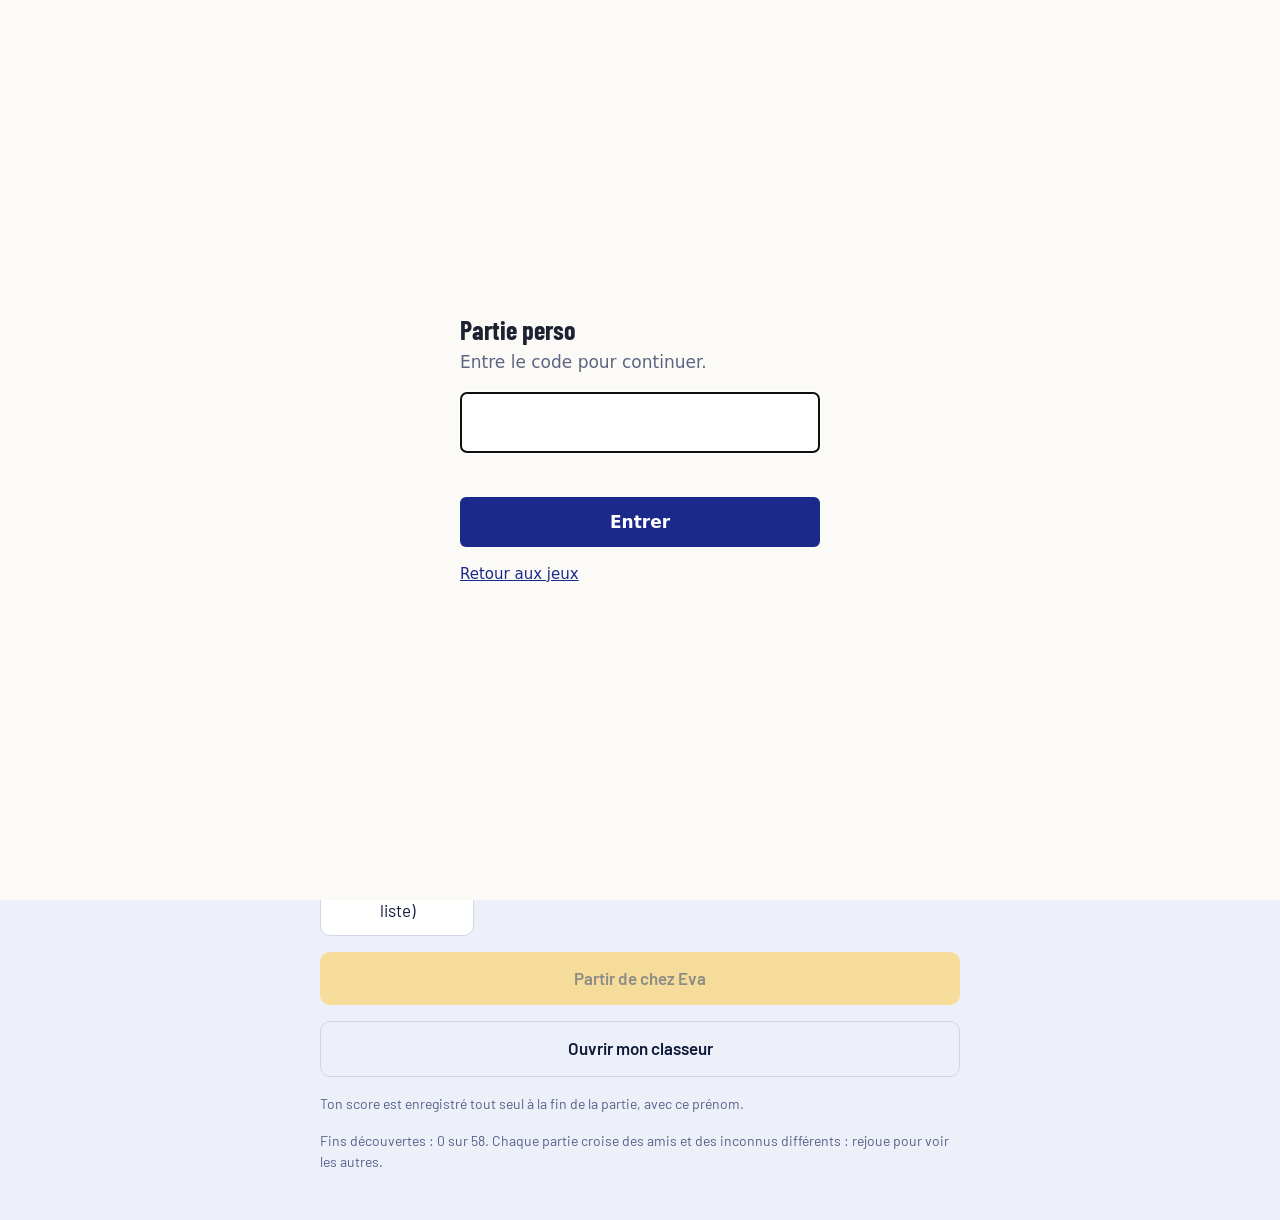
<file: jeux/saint-gratien.html>
<!doctype html><html><head><meta charset=utf8><meta name=viewport content="width=device-width,initial-scale=1,viewport-fit=cover"><style>:root{color-scheme:light;box-sizing:border-box;padding-top:env(safe-area-inset-top,0px);padding-bottom:env(safe-area-inset-bottom,0px)}html{scroll-padding-top:env(safe-area-inset-top,0px)}body{margin:0;padding:0;font:14px -apple-system,BlinkMacSystemFont,sans-serif;background:#fff;color:#000}img{max-width:100%}[hidden]:not([hidden=until-found i]){display:none!important}
.pen{display:grid;gap:10px;margin-top:14px}
.pen-info{margin:0;font-weight:600;color:var(--muted)}
.pen-goal{position:relative;display:grid;grid-template-columns:repeat(3,1fr);grid-template-rows:repeat(2,64px);gap:4px;padding:8px;border:3px solid var(--fg);border-bottom-width:0;border-radius:6px 6px 0 0;background:var(--panel2)}
.pen-cell{border:2px dashed var(--line);border-radius:8px;background:transparent;color:var(--fg);cursor:pointer;position:relative;z-index:2;font:inherit}
.pen-cell:hover:not(:disabled),.pen-cell:focus-visible{border-color:var(--accent);background:rgba(255,198,41,.15)}
.pen-cell:disabled{cursor:default}
.pen-cell.goal{background:var(--good);border-style:solid;border-color:var(--good)}
.pen-cell.miss{background:var(--bad);border-style:solid;border-color:var(--bad)}
.pen-keeper{position:absolute;left:50%;bottom:6px;width:48px;margin-left:-24px;display:grid;justify-items:center;transition:left .35s ease-out;z-index:1;pointer-events:none}
.pen-head{display:block;width:22px;height:22px;border-radius:50%;background:radial-gradient(circle at 35% 30%,#fff 0 12%,#f1c9a5 40%,#d29a70);box-shadow:0 0 10px 2px rgba(255,255,255,.7)}
.pen-body{display:block;width:34px;height:26px;border-radius:6px 6px 3px 3px;background:#12a05a;margin-top:2px}
.pen-keeper.dive .pen-body{transform:rotate(-8deg)}
.pen-msg{margin:0;min-height:1.6em;font-weight:700}
.pen-msg.ok{color:var(--good)} .pen-msg.ko{color:var(--bad)}
@media (prefers-reduced-motion:reduce){.pen-keeper{transition:none}}
.keypad{display:grid;gap:8px;margin:14px 0}
.keypad label{font-weight:600;color:var(--muted)}
.keypad input{font:inherit;font-size:28px;letter-spacing:.5em;text-align:center;padding:10px;border-radius:10px;border:2px solid var(--line);background:var(--panel2);color:var(--fg);width:100%;box-sizing:border-box}
.keypad input:focus-visible{outline:3px solid var(--focus);outline-offset:2px}
.keypad .kp-go:disabled{opacity:.5;cursor:default}
.jb-panel{display:grid;gap:12px;min-width:0;margin:12px 0;padding:14px;background:var(--panel);border:2px solid var(--line);border-radius:14px}
.jb-hud{display:flex;gap:10px;justify-content:space-between;flex-wrap:wrap;font-weight:600}
.jb-hud span{background:var(--panel2);border-radius:8px;padding:4px 10px}
.jb-bar{height:8px;background:var(--panel2);border-radius:99px;overflow:hidden}
.jb-bar i{display:block;height:100%;background:var(--accent);width:100%;transform-origin:left}
.jb-stage{position:relative;overflow:hidden;border-radius:12px;background:var(--region);user-select:none;-webkit-user-select:none;touch-action:manipulation}
.jb-say{min-height:1.6em;font-weight:700;margin:0}
.jb-say.jb-ok{color:var(--good)} .jb-say.jb-ko{color:var(--bad)}
/* flyers */
.jb-street { height: 300px; }
.jb-lane { position: absolute; left: 0; right: 0; height: 33.33%; border-bottom: 2px dashed var(--ghost); }
.jb-pers { position: absolute; width: 56px; height: 56px; border-radius: 50%; border: 2px solid var(--line); background: var(--panel); font-size: 30px; line-height: 1; display: grid; place-items: center; cursor: pointer; padding: 0; will-change: transform; }
.jb-pers.jb-busy { border-color: var(--bad); }
.jb-pop { position: absolute; font-weight: 700; pointer-events: none; animation: pop .8s ease-out forwards; z-index: 3; }
.jb-pop.jb-ok { color: var(--good); } .jb-pop.jb-ko { color: var(--bad); }
@keyframes pop { from { opacity: 1; transform: translateY(0); } to { opacity: 0; transform: translateY(-26px); } }

/* boulangerie */
.jb-bake { padding: 14px; display: grid; gap: 14px; background: var(--panel2); }
.jb-belt { text-align: center; font-size: 76px; line-height: 1.1; min-height: 100px; display: grid; place-items: center; background: var(--region); border-radius: 12px; border: 2px dashed var(--ghost); }
.jb-bins { display: grid; grid-template-columns: repeat(3, 1fr); gap: 8px; }
.jb-bin { background: var(--panel); border: 2px solid var(--line); border-radius: 12px; padding: 12px 6px; text-align: center; cursor: pointer; display: grid; gap: 2px; min-height: 84px; place-content: center; font-weight: 600; }
.jb-bin span { font-size: 30px; }
.jb-bin.jb-good { border-color: var(--good); background: color-mix(in srgb, var(--good) 20%, var(--panel)); }
.jb-bin.jb-bad { border-color: var(--bad); background: color-mix(in srgb, var(--bad) 20%, var(--panel)); }

/* enfants */
.jb-salon { padding: 12px; display: grid; grid-template-columns: repeat(3, 1fr); gap: 8px; background: var(--panel2); }
.jb-spot { position: relative; height: 104px; border-radius: 12px; border: 2px solid var(--line); background: var(--panel); display: grid; place-items: center; text-align: center; font-size: 12px; color: var(--muted); padding: 0; cursor: pointer; }
.jb-spot .jb-ico { font-size: 38px; line-height: 1; }
.jb-spot .jb-nm { position: absolute; bottom: 4px; left: 0; right: 0; }
.jb-spot.jb-on { border-color: var(--bad); animation: wob .35s infinite alternate; }
.jb-spot i { position: absolute; left: 6px; right: 6px; top: 6px; height: 6px; background: var(--panel2); border-radius: 99px; overflow: hidden; }
.jb-spot i b { display: block; height: 100%; background: var(--bad); width: 100%; transform-origin: left; }
@keyframes wob { from { transform: rotate(-2deg); } to { transform: rotate(2deg); } }
.jb-mess { display: flex; gap: 4px; align-items: center; }
.jb-mess u { text-decoration: none; width: 18px; height: 18px; border-radius: 50%; background: var(--panel2); border: 2px solid var(--line); display: inline-block; }
.jb-mess u.jb-f { background: var(--bad); border-color: var(--bad); }

.jb-sing{height:300px}
.jb-zone{position:absolute;left:0;right:0;top:232px;height:40px;background:rgba(255,198,41,.22);border-top:2px solid var(--accent);border-bottom:2px solid var(--accent);pointer-events:none}
.jb-cols{position:absolute;inset:0;display:grid;grid-template-columns:repeat(4,1fr)}
.jb-col{background:transparent;border:0;border-right:2px dashed var(--ghost);cursor:pointer;position:relative;padding:0;touch-action:manipulation}
.jb-col:last-child{border-right:0}
.jb-col .jb-ln{position:absolute;bottom:6px;left:0;right:0;font-weight:700;font-size:13px;color:var(--muted)}
.jb-col.jb-gd{background:color-mix(in srgb,var(--good) 28%,transparent)}
.jb-col.jb-bd{background:color-mix(in srgb,var(--bad) 28%,transparent)}
.jb-note{position:absolute;top:0;font-size:34px;line-height:1;pointer-events:none;will-change:transform}
.jb-note.jb-won{opacity:0;transition:opacity .2s,filter .2s;filter:brightness(2)}
.jb-note.jb-lost{opacity:0;transition:opacity .3s;filter:grayscale(1)}
.pf{flex:none;padding:10px max(16px, env(safe-area-inset-right, 0px)) 12px max(16px, env(safe-area-inset-left, 0px));border-top:1px solid var(--line);background:var(--bg)}
.close.wide{width:100%;min-height:52px;font-weight:700;background:var(--accent);color:var(--accent-fg);border-color:transparent}
</style></head><body>
<title>Direction ???</title>
<style>.scene-img{margin:0 0 14px;border-radius:14px;overflow:hidden;line-height:0}.scene-img svg{display:block;width:100%;height:auto}</style>
<meta name="claude:viewport-fit-sides" content="cover">
<link rel="stylesheet" href="https://fonts.googleapis.com/css2?family=Barlow:wght@400;500;600&family=Barlow+Condensed:wght@600;700&display=swap">
<style>
/* Concept : panneau de gare de nuit. Un tableau d'horloge en haut, une ligne à trois arrêts, une carte de scène avec des choix en boutons larges. */
:root {
  color-scheme: dark;
  --bg: #0d1530;
  --panel: #162250;
  --panel2: #1e2d63;
  --fg: #f1f4fc;
  --muted: #a3aed6;
  --line: #2e3d77;
  --accent: #ffc629;
  --accent-fg: #1b1400;
  --accent-ink: #ffc629;
  --good: #46d39a;
  --bad: #ff7a7a;
  --focus: #7fb2ff;
  --secret: #b88cff; --secret-soft: #2c2158; --region: #1a2859; --ghost: #3b4a85;
  --font-display: 'Barlow Condensed', 'Arial Narrow', Arial, sans-serif;
  --font-body: 'Barlow', system-ui, -apple-system, 'Segoe UI', Arial, sans-serif;
}
@media (prefers-color-scheme: light) {
  :root:not([data-theme="dark"]) {
    color-scheme: light;
    --bg: #edf0f8; --panel: #ffffff; --panel2: #f1f4fb; --fg: #101a3b; --muted: #56618a;
    --line: #cfd6ea; --accent-ink: #8a5b00; --good: #0c7a53; --bad: #b83232; --focus: #1b5fd6;
    --secret: #7b3fc4; --secret-soft: #ece2fb; --region: #e4e9f6; --ghost: #b9c2dc;
  }
}
:root[data-theme="light"] {
  color-scheme: light;
  --bg: #edf0f8; --panel: #ffffff; --panel2: #f1f4fb; --fg: #101a3b; --muted: #56618a;
  --line: #cfd6ea; --accent-ink: #8a5b00; --good: #0c7a53; --bad: #b83232; --focus: #1b5fd6;
  --secret: #7b3fc4; --secret-soft: #ece2fb; --region: #e4e9f6; --ghost: #b9c2dc;
}
* { box-sizing: border-box; }
body {
  margin: 0; background: var(--bg); color: var(--fg);
  font-family: var(--font-body); font-size: 17px; line-height: 1.5;
  padding-block: 18px 48px;
  padding-left: max(16px, env(safe-area-inset-left, 0px));
  padding-right: max(16px, env(safe-area-inset-right, 0px));
}
.wrap { max-width: 640px; margin: 0 auto; display: flex; flex-direction: column; gap: 16px; }
.wrap > * { min-width: 0; }
h1, h2 { font-family: var(--font-display); font-weight: 700; text-wrap: balance; margin: 0; line-height: 1.02; }
h1 { font-size: clamp(44px, 12vw, 68px); text-transform: uppercase; letter-spacing: .01em; }
h2 { font-size: clamp(30px, 8vw, 40px); }
.lead { color: var(--muted); margin: 0; max-width: 60ch; }
.eyebrow { font-family: var(--font-display); text-transform: uppercase; letter-spacing: .12em; font-size: 15px; font-weight: 600; color: var(--accent-ink); }
button { font: inherit; }
button:focus-visible { outline: 3px solid var(--focus); outline-offset: 2px; }


/* Mini-jeux d'Eva */
.mg { display: flex; flex-direction: column; gap: 12px; margin-top: 4px; padding: 14px; background: var(--panel2); border: 1px solid var(--line); border-radius: 12px; }
.mg-title { font-family: var(--font-display); font-size: 28px; margin: 2px 0 4px; line-height: 1.05; }
.mg-pegs { display: flex; gap: 8px; }
.mg-peg { width: 44px; height: 44px; border-radius: 50%; border: 2px solid var(--line); background: var(--panel); padding: 0; display: inline-block; cursor: pointer; }
.mg-peg.sm { width: 28px; height: 28px; cursor: default; }
.mg-peg.c0 { background: #e0483e; } .mg-peg.c1 { background: #3b82d6; } .mg-peg.c2 { background: #2fa36b; } .mg-peg.c3 { background: #e0b02f; } .mg-peg.c4 { background: #9b5fd0; }
.mg-peg:disabled { opacity: .45; cursor: default; }
.mg-hist { display: flex; flex-direction: column; gap: 6px; }
.mg-line { display: flex; gap: 10px; align-items: center; justify-content: space-between; font-size: 14px; }
.mg-track { position: relative; height: 56px; border-radius: 12px; background: var(--panel); border: 1px solid var(--line); overflow: hidden; }
.mg-zone { position: absolute; top: 0; bottom: 0; background: var(--good); opacity: .85; }
.mg-mark { position: absolute; top: -2px; bottom: -2px; width: 6px; margin-left: -3px; background: var(--accent); border-radius: 3px; }
.mg canvas { width: 100%; max-width: 100%; height: auto; border-radius: 12px; background: var(--panel); border: 1px solid var(--line); touch-action: manipulation; }
.mg-cards { display: grid; grid-template-columns: repeat(4, 1fr); gap: 8px; }
.mg-cards button { aspect-ratio: 1; font-size: 30px; padding: 0; background: var(--panel); color: var(--fg); border: 1px solid var(--line); border-radius: 10px; cursor: pointer; min-height: 56px; }
.mg-cards button.up, .mg-cards button.done { background: var(--panel2); } .mg-cards button.done { border-color: var(--good); }
.mg-die { font-family: var(--font-display); font-size: 96px; font-weight: 700; text-align: center; line-height: 1; padding: 8px 0; }
.mg-big { min-height: 64px; font-size: 20px; }


/* Carte */
.mapbar { display: flex; }
.mapbtn { position: relative; display: inline-flex; align-items: center; gap: 8px; background: var(--panel); color: var(--fg); border: 1px solid var(--line); border-radius: 10px; padding: 9px 14px; min-height: 44px; font-weight: 600; cursor: pointer; }
.mapbtn:hover { border-color: var(--accent); }
.mapbtn svg { width: 20px; height: 20px; color: var(--accent-ink); }
.mapcount { font-weight: 500; font-size: 13px; color: var(--muted); font-variant-numeric: tabular-nums; }
.mapdot { position: absolute; top: -5px; right: -5px; width: 14px; height: 14px; border-radius: 50%; background: var(--secret); border: 2px solid var(--bg); }
.sheet { position: fixed; inset: 0; z-index: 30; background: rgba(5,8,22,.66); display: flex; align-items: flex-end; justify-content: center; }
.sheet[hidden] { display: none; }
.panel { width: 100%; max-width: 640px; max-height: 92vh; max-height: 92dvh; background: var(--bg); border-radius: 18px 18px 0 0; border: 1px solid var(--line); display: flex; flex-direction: column; overflow: hidden; padding-bottom: env(safe-area-inset-bottom, 0px); }
.ph { display: flex; align-items: center; gap: 10px; padding: 14px max(16px, env(safe-area-inset-right, 0px)) 14px max(16px, env(safe-area-inset-left, 0px)); border-bottom: 1px solid var(--line); }
.ph h2 { flex: 1; font-size: 28px; }
.close { background: var(--panel2); color: var(--fg); border: 1px solid var(--line); border-radius: 10px; min-height: 44px; padding: 8px 14px; cursor: pointer; }
.pb { overflow: auto; padding: 12px max(16px, env(safe-area-inset-right, 0px)) 20px max(16px, env(safe-area-inset-left, 0px)); display: flex; flex-direction: column; gap: 12px; }
.stats { display: flex; gap: 14px; flex-wrap: wrap; align-items: baseline; }
.stats b { font-family: var(--font-display); font-size: 30px; color: var(--accent-ink); }
.mapbar2 { height: 8px; border-radius: 4px; background: var(--panel2); overflow: hidden; } .mapbar2 i { display: block; height: 100%; background: var(--accent); }
svg.map { flex: none; width: 100%; height: auto; display: block; background: var(--panel); border: 1px solid var(--line); border-radius: 12px; }
.reg { fill: var(--region); stroke: var(--line); } .sub { fill: none; stroke: var(--ghost); stroke-dasharray: 5 4; }
.regl { font: 600 10px var(--font-display); letter-spacing: .1em; fill: var(--muted); text-transform: uppercase; }
.edge { stroke: var(--ghost); stroke-width: 2; stroke-dasharray: 4 4; fill: none; } .edge.on { stroke: var(--accent-ink); stroke-dasharray: none; stroke-width: 3; } .edge.sewer { stroke: var(--secret); }
.node { cursor: pointer; } .node circle.b { fill: var(--panel); stroke: var(--ghost); stroke-width: 2.5; stroke-dasharray: 3 3; }
.node.seen circle.b { fill: var(--accent); stroke: var(--accent-ink); stroke-dasharray: none; }
.node.sec circle.b { fill: var(--secret-soft); stroke: var(--secret); stroke-dasharray: none; stroke-width: 3; }
.node circle.h { display: none; fill: none; stroke: var(--good); stroke-width: 3; } .node.here circle.h { display: block; }
.node text.q { font: 700 15px var(--font-display); fill: var(--muted); text-anchor: middle; }
.node text.n { font: 600 10.5px var(--font-body); fill: var(--fg); text-anchor: middle; }
.node.seen text.q { fill: var(--accent-fg); } .node.sec text.q { fill: var(--secret); }
.node:focus-visible circle.b { stroke: var(--focus); stroke-width: 4; }
.mapinfo { background: var(--panel); border: 1px solid var(--line); border-radius: 12px; padding: 12px 14px; min-height: 74px; }
.mapname { font-family: var(--font-display); font-size: 22px; } .maptag { font-size: 12px; font-weight: 600; padding: 2px 8px; border-radius: 99px; background: var(--secret-soft); color: var(--secret); margin-left: 6px; }

/* Départ */
.who-grid { display: grid; grid-template-columns: repeat(auto-fill, minmax(128px, 1fr)); gap: 8px; }
.who-btn {
  background: var(--panel); color: var(--fg); border: 1px solid var(--line); border-radius: 10px;
  padding: 11px 10px; cursor: pointer; text-align: center; min-height: 46px;
}
.who-btn:hover { border-color: var(--accent); }
.who-btn[aria-pressed="true"] { background: var(--accent); color: var(--accent-fg); border-color: var(--accent); font-weight: 600; }
.btn {
  background: var(--accent); color: var(--accent-fg); border: 0; border-radius: 10px; padding: 14px 18px;
  font-weight: 600; cursor: pointer; min-height: 50px;
}
.btn:disabled { opacity: .45; cursor: not-allowed; }
.btn.ghost { background: transparent; color: var(--fg); border: 1px solid var(--line); }
.btn.ghost:hover { border-color: var(--accent); }
.row { display: flex; flex-wrap: wrap; gap: 10px; }
.row > .btn { flex: 1 1 180px; }
.small { font-size: 14px; color: var(--muted); margin: 0; }

/* Tableau de bord */
.board {
  display: grid; grid-template-columns: auto 1fr 1.4fr; gap: 14px; align-items: center;
  background: var(--panel); border: 1px solid var(--line); border-radius: 12px; padding: 12px 14px;
}
.clock { font-family: var(--font-display); font-weight: 700; font-size: 46px; line-height: 1; color: var(--accent-ink); font-variant-numeric: tabular-nums; letter-spacing: .02em; }
.clock small { display: block; margin-top: 5px; font: 500 12px/1.2 var(--font-body); letter-spacing: .06em; text-transform: uppercase; color: var(--muted); }
.stat .k { display: block; font-size: 11px; letter-spacing: .1em; text-transform: uppercase; color: var(--muted); }
.stat .v { font-weight: 600; font-variant-numeric: tabular-nums; overflow-wrap: anywhere; }
@media (max-width: 480px) { .board { grid-template-columns: auto 1fr; } .bagbox { grid-column: 1 / -1; } }
.line { display: flex; list-style: none; margin: 0; padding: 0 0 2px; position: relative; }
.line::before { content: ""; position: absolute; left: 16%; right: 16%; top: 8px; height: 3px; background: var(--line); }
.line li { position: relative; flex: 1; text-align: center; font-size: 12px; letter-spacing: .07em; text-transform: uppercase; color: var(--muted); }
.line li::before { content: ""; display: block; width: 17px; height: 17px; border-radius: 50%; background: var(--bg); border: 3px solid var(--line); margin: 0 auto 6px; position: relative; }
.line li[aria-current="step"] { color: var(--fg); font-weight: 600; }
.line li[aria-current="step"]::before { background: var(--accent); border-color: var(--accent); }

.need { display: flex; flex-wrap: wrap; gap: 8px; list-style: none; margin: 0; padding: 0; }
.need li { font-size: 13px; border: 1px dashed var(--line); border-radius: 999px; padding: 3px 11px; color: var(--muted); }
.need li.ok { border-style: solid; border-color: var(--good); color: var(--good); }

/* Scène */
.scene, .endcard { background: var(--panel); border: 1px solid var(--line); border-radius: 14px; padding: 18px; display: flex; flex-direction: column; gap: 12px; }
.place { font-family: var(--font-display); text-transform: uppercase; letter-spacing: .08em; font-size: 16px; font-weight: 600; color: var(--accent-ink); }
.with { font-family: var(--font-body); text-transform: none; letter-spacing: 0; font-size: 13px; font-weight: 500; color: var(--muted); margin-left: 8px; }
.note { margin: 0; font-style: italic; color: var(--muted); border-left: 3px solid var(--accent); padding-left: 10px; }
.txt p { margin: 0 0 .8em; max-width: 64ch; }
.txt p:last-child { margin-bottom: 0; }
.choices { display: flex; flex-direction: column; gap: 10px; margin-top: 4px; }
.choice {
  display: flex; justify-content: space-between; align-items: center; gap: 12px; width: 100%;
  text-align: left; color: var(--fg); background: var(--panel2); border: 1px solid var(--line);
  border-radius: 10px; padding: 12px 14px; cursor: pointer; min-height: 50px;
}
.choice:hover:not([disabled]) { border-color: var(--accent); }
.choice[disabled] { opacity: .6; cursor: not-allowed; }
.choice .lab { min-width: 0; overflow-wrap: anywhere; }
.cost { flex: none; font-size: 13px; color: var(--muted); font-variant-numeric: tabular-nums; white-space: nowrap; text-align: right; }
.timer { height: 6px; border-radius: 3px; background: var(--line); overflow: hidden; }
.timer i { display: block; height: 100%; background: var(--accent); transform-origin: left; animation: shrink linear forwards; }
@keyframes shrink { from { transform: scaleX(1); } to { transform: scaleX(0); } }

/* Fins */
.badge { align-self: flex-start; font-size: 12px; letter-spacing: .1em; text-transform: uppercase; font-weight: 600; border-radius: 999px; padding: 4px 10px; border: 1px solid currentColor; }
.badge.win { color: var(--good); } .badge.lose { color: var(--bad); } .badge.hidden { color: var(--accent-ink); }
.sum { font-size: 14px; color: var(--muted); margin: 0; }
.found { display: flex; flex-wrap: wrap; gap: 6px; padding: 0; margin: 0; list-style: none; }
.score { font: 700 clamp(34px,10vw,48px)/1 var(--font-display); color: var(--accent-ink); margin: 0; font-variant-numeric: tabular-nums; }
.pseudo { display: grid; gap: 6px; }
.pseudo label { font-size: 14px; color: var(--muted); }
.pseudo input { font: inherit; color: var(--fg); background: var(--panel); border: 1px solid var(--line); border-radius: 10px; padding: 12px 14px; min-height: 48px; width: 100%; }
.lb { width: 100%; border-collapse: collapse; font-size: 15px; }
.lb th { text-align: left; font-size: 12px; letter-spacing: .08em; text-transform: uppercase; color: var(--muted); padding: 6px 8px; border-bottom: 1px solid var(--line); }
.lb td { padding: 8px; border-bottom: 1px solid var(--line); vertical-align: baseline; }
.lb .rk { width: 32px; font-weight: 600; color: var(--muted); }
.lb .num { text-align: right; font-weight: 600; font-variant-numeric: tabular-nums; }
.lb .nm { overflow-wrap: anywhere; }
.lb .sub { display: block; font-size: 13px; color: var(--muted); }
.lb tr.me td { background: var(--panel2); }
.found li { font-size: 13px; background: var(--panel2); border: 1px solid var(--line); border-radius: 999px; padding: 3px 10px; }
@media (prefers-reduced-motion: reduce) { * { scroll-behavior: auto !important; } }
</style>

<div class="wrap">
  <p class="small" style="margin:0"><a href="../index.html" style="color:var(--accent-ink)">Tous les jeux</a></p>
  <section id="start" hidden></section>
  <section id="game" hidden>
    <div class="wrap">
      <div class="board">
        <div class="clock"><span id="clock">20:00</span><small id="left"></small></div>
        <div class="stat"><span class="k">Budget</span><span class="v" id="money">20 €</span></div>
        <div class="stat bagbox"><span class="k">Dans ton sac</span><span class="v" id="bag">rien</span></div>
      </div>
      <ul class="need" id="need" aria-label="Ce que Yann attend">
        <li data-k="b" data-label="À boire">À boire</li><li data-k="m" data-label="À manger">À manger</li><li data-k="s" data-label="Une surprise">Une surprise</li>
      </ul>
      <div class="mapbar"><button class="mapbtn" id="mapbtn" type="button"><svg viewBox="0 0 24 24" fill="none" stroke="currentColor" stroke-width="2" stroke-linejoin="round" aria-hidden="true"><path d="M9 4 3 6v14l6-2 6 2 6-2V4l-6 2-6-2zM9 4v14M15 6v14"/></svg>Carte<span class="mapcount" id="mapcount"></span><span class="mapdot" id="mapdot" hidden></span></button></div>
      <div class="scene" id="scene" aria-live="polite"></div>
    </div>
  </section>
  <section id="end" hidden></section>
</div>
<div class="sheet" id="sheet" hidden><div class="panel" role="dialog" aria-modal="true" aria-labelledby="maptitle">
  <div class="ph"><h2 id="maptitle">Carte</h2><button class="close" id="mapclose" type="button">Fermer</button></div>
  <div class="pb"><div class="stats"><b id="mapcnt"></b><span class="small" id="mapcnt2"></span></div><div class="mapbar2"><i id="mappct"></i></div>
    <svg class="map" id="map" viewBox="0 0 360 1075" role="group" aria-label="Plan des lieux"></svg>
    <div class="mapinfo" id="mapinfo" aria-live="polite"></div></div>
  <div class="pf"><button class="close wide" id="mapclose2" type="button">Fermer la carte</button></div></div></div>

<script src="../js/config.js"></script>
<script src="../js/games.js"></script>
<script src="../js/scores.js"></script>
<script>window.MESJEUX_GAME="saint-gratien";</script>
<script src="../js/endings.js"></script>
<script src="../js/access.js"></script>
<script>
/*DATA_START*/
const END_T = 240;
/* ---------- Mini-jeux d'Eva (tirés au hasard) ---------- */
const JOB = (function(){
  const rr = (a, b) => a + Math.random() * (b - a);
  const choose = a => a[Math.floor(Math.random() * a.length)];
  const K = s => s.split(' ').map(k => 'jb-' + k).join(' ');
  const el = (t, c, x) => { const e = document.createElement(t); if (c) e.className = K(c); if (x != null) e.textContent = x; return e; };
  let stopFn = null, dead = false;
  function stop(){ dead = true; if (stopFn){ stopFn(); stopFn = null; } }
/* ---------------- 1. Flyers ---------------- */
  function runFlyers(box, done) {
    const DUR = 30, STOCK = 20;
    let stock = STOCK, given = 0, wasted = 0, t0 = performance.now(), alive = true, raf = 0, nextSpawn = 0.4;
    const hud = el('div', 'hud'); const sT = el('span'), sS = el('span'), sG = el('span'); hud.append(sT, sS, sG);
    const bar = el('div', 'bar'); const bi = el('i'); bar.append(bi);
    const stage = el('div', 'stage street'); stage.setAttribute('aria-label', 'Le trottoir');
    for (let i = 0; i < 3; i++) { const l = el('div', 'lane'); l.style.top = (i * 33.33) + '%'; stage.append(l); }
    const say = el('p', 'say'); say.setAttribute('aria-live', 'polite');
    box.append(hud, bar, stage, say);
    const people = [];
    const FACES = ['🚶', '🚶‍♀️', '🧍', '🧍‍♀️', '🏃'];
    function paint(rem) {
      sT.textContent = '⏱ ' + Math.ceil(rem) + ' s';
      sS.textContent = '📄 Flyers : ' + stock;
      sG.textContent = '✔ Donnés : ' + given;
      bi.style.transform = 'scaleX(' + Math.max(0, rem / DUR) + ')';
    }
    function pop(x, y, txt, cls) { const p = el('div', 'pop ' + cls, txt); p.style.left = Math.max(4, x - 20) + 'px'; p.style.top = y + 'px'; stage.append(p); setTimeout(() => p.remove(), 800); }
    function spawn() {
      const W = stage.clientWidth, H = stage.clientHeight;
      const lane = Math.floor(Math.random() * 3), dir = Math.random() < 0.5 ? 1 : -1;
      const busy = Math.random() < 0.3;
      const b = el('button', 'pers' + (busy ? ' busy' : ''), busy ? '📱' : choose(FACES)); b.type = 'button';
      b.setAttribute('aria-label', busy ? 'Passant sur son téléphone' : 'Passant');
      const speed = rr(70, 140) * dir; const y = lane * (H / 3) + (H / 6) - 28;
      const o = { b, x: dir > 0 ? -60 : W + 4, y, speed, busy, gone: false };
      b.style.transform = 'translate(' + o.x + 'px,' + o.y + 'px)';
      b.addEventListener('click', () => {
        if (!alive || o.gone || stock <= 0) return;
        stock--; o.gone = true;
        const r = b.getBoundingClientRect(), s = stage.getBoundingClientRect();
        if (o.busy) { wasted++; pop(r.left - s.left, r.top - s.top - 6, '« Non merci. »', 'ko'); say.textContent = 'Il ne lève même pas les yeux : flyer perdu.'; say.className = K('say ko'); }
        else { given++; pop(r.left - s.left, r.top - s.top - 6, '« Merci ! »', 'ok'); say.textContent = ''; say.className = K('say'); }
        b.remove(); paint(DUR - (performance.now() - t0) / 1000);
        if (stock <= 0) end();
      });
      stage.append(b); people.push(o);
    }
    let last = performance.now();
    function tick(now) {
      if (!alive) return;
      const dt = Math.min(0.05, (now - last) / 1000); last = now;
      const el_ = (now - t0) / 1000, rem = DUR - el_;
      if (rem <= 0) { paint(0); end(); return; }
      nextSpawn -= dt; if (nextSpawn <= 0) { spawn(); nextSpawn = rr(0.45, 0.95); }
      const W = stage.clientWidth;
      for (let i = people.length - 1; i >= 0; i--) {
        const o = people[i];
        if (o.gone) { people.splice(i, 1); continue; }
        o.x += o.speed * dt; o.b.style.transform = 'translate(' + o.x + 'px,' + o.y + 'px)';
        if (o.x < -80 || o.x > W + 20) { o.b.remove(); people.splice(i, 1); }
      }
      paint(rem); raf = requestAnimationFrame(tick);
    }
    function end() {
      if (!alive) return; alive = false; cancelAnimationFrame(raf);
      let pay = 0, title, text;
      if (given >= 10) { pay = 10; title = 'Le patron est content'; text = 'Presque tout le trottoir a un flyer en main. Le patron te donne 10 € en bougonnant, ce qui est sa façon de dire merci.'; }
      else if (given >= 5) { pay = 5; title = 'Un petit billet'; text = 'Pas mal, mais le patron voit encore des flyers dans ton sac. Il te donne 5 €.'; }
      else { pay = 0; title = 'Des flyers sur le trottoir'; text = 'La moitié finit par terre. Le patron te regarde, regarde les flyers, et ne sort pas son portefeuille.'; }
      setTimeout(() => done({ title, text, pay, detail: given + ' flyers donnés, ' + wasted + ' gâchés' }), 250);
    }
    paint(DUR); raf = requestAnimationFrame(tick);
    return () => { alive = false; cancelAnimationFrame(raf); };
  }

  /* ---------------- 2. Boulangerie ---------------- */
  function runBoulange(box, done) {
    const DUR = 30;
    const ITEMS = [
      ['🥖', 'b'], ['🥖', 'b'], ['🥐', 'v'], ['🥐', 'v'], ['🥞', 'v'], ['🍞', 'p'], ['🥨', 'p'], ['🥯', 'p'], ['🍞', 'p']
    ];
    const BINS = [['b', '🥖', 'Baguettes'], ['v', '🥐', 'Viennoiseries'], ['p', '🍞', 'Pains']];
    let ok = 0, ko = 0, cur = null, alive = true, t0 = performance.now(), iv = 0, lock = false;
    const hud = el('div', 'hud'); const sT = el('span'), sO = el('span'); hud.append(sT, sO);
    const bar = el('div', 'bar'); const bi = el('i'); bar.append(bi);
    const area = el('div', 'stage bake');
    const belt = el('div', 'belt'); belt.setAttribute('aria-live', 'polite');
    const bins = el('div', 'bins'); const btns = {};
    BINS.forEach(([k, ico, name]) => {
      const b = el('button', 'bin'); b.type = 'button'; b.append(el('span', null, ico), el('b', null, name));
      b.addEventListener('click', () => answer(k, b)); bins.append(b); btns[k] = b;
    });
    area.append(belt, bins);
    box.append(hud, bar, area);
    function next() { cur = choose(ITEMS); belt.textContent = cur[0]; belt.setAttribute('aria-label', 'Produit : ' + cur[0]); lock = false; }
    function paint() {
      const rem = DUR - (performance.now() - t0) / 1000;
      sT.textContent = '⏱ ' + Math.max(0, Math.ceil(rem)) + ' s'; sO.textContent = '✔ ' + ok + '   ✖ ' + ko;
      bi.style.transform = 'scaleX(' + Math.max(0, rem / DUR) + ')'; return rem;
    }
    function answer(k, b) {
      if (!alive || lock) return; lock = true;
      const good = cur[1] === k;
      if (good) ok++; else ko++;
      b.classList.add(good ? 'jb-good' : 'jb-bad'); if (!good) btns[cur[1]].classList.add('jb-good');
      paint();
      setTimeout(() => { Object.values(btns).forEach(x => x.classList.remove('jb-good', 'jb-bad')); if (alive) next(); }, good ? 140 : 450);
    }
    iv = setInterval(() => { if (paint() <= 0) end(); }, 200);
    function end() {
      if (!alive) return; alive = false; clearInterval(iv);
      const net = ok - ko; let pay = 0, title, text;
      if (net >= 12) { pay = 8; title = 'Rangé en un temps record'; text = 'La boulangère te met 8 € dans la poche, plus un pain au chocolat qu’elle jure ne pas avoir vu.'; }
      else if (net >= 7) { pay = 4; title = 'Presque tout est à sa place'; text = 'Quelques baguettes chez les croissants, mais elle te glisse 4 € et un sourire fatigué.'; }
      else { pay = 0; title = 'Les croissants sont avec les baguettes'; text = 'La boulangère refait tout le rangement derrière toi, sans un mot. Pas de pièce, pas de pain au chocolat.'; }
      done({ title, text, pay, detail: ok + ' bien rangés, ' + ko + ' erreurs' });
    }
    next(); paint();
    return () => { alive = false; clearInterval(iv); };
  }

  /* ---------------- 3. Enfants ---------------- */
  function runKids(box, done) {
    const DUR = 30, MAXMESS = 6, LIFE = 2300;
    const SPOTS = ['Canapé', 'Étagère', 'Tapis', 'Table', 'Rideaux', 'Placard'];
    const DEEDS = [['🖍️', 'Crayon sur le mur'], ['🎨', 'Pot de peinture'], ['🐹', 'Hamster en liberté'], ['🔧', 'Tournevis'], ['🍯', 'Pot de miel'], ['✂️', 'Ciseaux']];
    let mess = 0, stopped = 0, alive = true, t0 = performance.now(), raf = 0, nextAt = 0.5;
    const hud = el('div', 'hud'); const sT = el('span'), sS = el('span'); const sM = el('span', 'mess'); sM.setAttribute('aria-label', 'Dégâts'); hud.append(sT, sS, sM);
    const dots = []; for (let i = 0; i < MAXMESS; i++) { const u = el('u'); dots.push(u); sM.append(u); }
    const bar = el('div', 'bar'); const bi = el('i'); bar.append(bi);
    const salon = el('div', 'stage salon');
    const say = el('p', 'say'); say.setAttribute('aria-live', 'polite');
    const spots = SPOTS.map(n => {
      const b = el('button', 'spot'); b.type = 'button';
      const ico = el('span', 'ico', '🧒'); const nm = el('span', 'nm', n);
      const life = el('i'); const lb = el('b'); life.append(lb); life.hidden = true;
      b.append(life, ico, nm); salon.append(b);
      const s = { b, ico, life, lb, deed: null, born: 0 };
      b.addEventListener('click', () => {
        if (!alive || !s.deed) return;
        stopped++; say.textContent = 'Stoppé : ' + s.deed[1].toLowerCase() + '.'; say.className = K('say ok'); clear(s); paintHud();
      });
      return s;
    });
    box.append(hud, bar, salon, say);
    function clear(s) { s.deed = null; s.b.classList.remove('jb-on'); s.ico.textContent = '🧒'; s.life.hidden = true; }
    function paintHud() {
      const rem = DUR - (performance.now() - t0) / 1000;
      sT.textContent = '⏱ ' + Math.max(0, Math.ceil(rem)) + ' s'; sS.textContent = '✋ ' + stopped;
      dots.forEach((u, i) => u.classList.toggle('jb-f', i < mess));
      bi.style.transform = 'scaleX(' + Math.max(0, rem / DUR) + ')'; return rem;
    }
    let last = performance.now();
    function tick(now) {
      if (!alive) return;
      const dt = Math.min(0.05, (now - last) / 1000); last = now;
      const rem = paintHud();
      if (rem <= 0 || mess >= MAXMESS) { end(); return; }
      nextAt -= dt;
      const prog = 1 - rem / DUR;
      if (nextAt <= 0) {
        const free = spots.filter(s => !s.deed);
        if (free.length) { const s = choose(free); s.deed = choose(DEEDS); s.born = now; s.b.classList.add('jb-on'); s.ico.textContent = s.deed[0]; s.life.hidden = false; }
        nextAt = rr(0.55, 1.0) - prog * 0.25;
      }
      spots.forEach(s => {
        if (!s.deed) return;
        const k = (now - s.born) / LIFE;
        s.lb.style.transform = 'scaleX(' + Math.max(0, 1 - k) + ')';
        if (k >= 1) { mess++; say.textContent = s.deed[1] + ' : trop tard, les dégâts s’accumulent.'; say.className = K('say ko'); clear(s); }
      });
      raf = requestAnimationFrame(tick);
    }
    function end() {
      if (!alive) return; alive = false; cancelAnimationFrame(raf); paintHud();
      let pay = 0, title, text;
      if (mess >= MAXMESS) { title = 'Le hamster a gagné'; text = 'Les parents rentrent sur un tableau de Jackson Pollock avec un hamster dessus. Ils ne te payent pas et ne te dénoncent pas non plus.'; }
      else if (mess <= 2) { pay = 15; title = 'Les enfants veulent te garder'; text = 'Presque aucune bêtise. Les parents rentrent, ravis, et te tendent 15 € en disant que c’est pour « la tranquillité ».'; }
      else if (mess <= 4) { pay = 7; title = 'Quelques taches de peinture'; text = 'Un mur à ravoir, mais les enfants sont couchés. Les parents te donnent 7 € et t’évitent du regard.'; }
      else { title = 'Une soirée mouvementée'; text = 'Les parents tombent sur un pot de miel dans le canapé. Pas de paiement, mais pas de reproche non plus.'; }
      setTimeout(() => done({ title, text, pay, detail: stopped + ' bêtises stoppées, ' + mess + ' dégâts' }), 300);
    }
    paintHud(); raf = requestAnimationFrame(tick);
    return () => { alive = false; cancelAnimationFrame(raf); };
  }


  /* ---------------- 4. Chant ---------------- */
  function runChant(box, done){
    const N = 24, FALL = 2.1, WIN = 0.24, LANES = 4, ZONE = 250;
    const notes = []; let tt = 1.4;
    for (let i = 0; i < N; i++){ notes.push({ t: tt, lane: Math.floor(Math.random() * LANES), el: null, st: 0 }); tt += rr(0.85, 1.25); }
    const END_T = tt + 0.4;
    let hits = 0, wrong = 0, miss = 0, combo = 0, best = 0, alive = true, raf = 0, t0 = performance.now();
    const hud = el('div', 'hud'); const sH = el('span'), sC = el('span'), sM = el('span'); hud.append(sH, sC, sM);
    const stage = el('div', 'stage sing'); stage.setAttribute('aria-label', 'Les notes à chanter : une colonne par touche');
    const zone = el('div', 'zone'); stage.append(zone);
    const cols = el('div', 'cols'); stage.append(cols);
    const KEYS = ['d', 'f', 'j', 'k'], NAMES = ['Do', 'Mi', 'Sol', 'Si aigu'];
    const btns = [];
    for (let i = 0; i < LANES; i++){
      const b = el('button', 'col'); b.type = 'button'; b.setAttribute('aria-label', 'Chanter ' + NAMES[i] + ' (touche ' + KEYS[i].toUpperCase() + ')');
      b.append(el('span', 'ln', NAMES[i]));
      b.addEventListener('pointerdown', e => { e.preventDefault(); tap(i); });
      cols.append(b); btns.push(b);
    }
    const say = el('p', 'say'); say.setAttribute('aria-live', 'polite');
    box.append(hud, stage, say);
    const speed = (ZONE + 40) / FALL;
    function now(){ return (performance.now() - t0) / 1000; }
    function paint(){ sH.textContent = '🎵 ' + hits + ' / ' + N; sC.textContent = 'Enchaînement : ' + combo; sM.textContent = '✖ ' + (miss + wrong); }
    function flash(i, cls){ btns[i].classList.add(cls); setTimeout(() => btns[i].classList.remove(cls), 160); }
    function tap(i){
      if (!alive) return; const n = now();
      let c = null, cd = 9;
      notes.forEach(o => { if (o.lane === i && o.st === 0) { const d = Math.abs(o.t - n); if (d <= WIN && d < cd) { c = o; cd = d; } } });
      if (c){
        c.st = 1; hits++; combo++; best = Math.max(best, combo);
        if (c.el) { c.el.classList.add('jb-won'); const e = c.el; setTimeout(() => e.remove(), 220); }
        say.textContent = cd < 0.1 ? 'Parfait !' : 'Bien !'; say.className = K('say ok'); flash(i, 'jb-gd');
      } else {
        wrong++; combo = 0; say.textContent = 'À côté, le pigeon grimace.'; say.className = K('say ko'); flash(i, 'jb-bd');
      }
      paint();
    }
    function onKey(e){ const i = KEYS.indexOf(e.key.toLowerCase()); if (i >= 0 && !e.repeat) tap(i); }
    document.addEventListener('keydown', onKey);
    function tick(){
      if (!alive) return; const n = now();
      notes.forEach(o => {
        if (o.st === 2 || o.st === 1) return;
        if (!o.el && n >= o.t - FALL) {
          o.el = el('div', 'note', '🎵'); o.el.style.left = (o.lane * 25 + 12.5) + '%'; stage.append(o.el);
        }
        if (o.el) o.el.style.transform = 'translate(-50%,' + (ZONE - (o.t - n) * speed - 20) + 'px)';
        if (n > o.t + WIN) { o.st = 2; miss++; combo = 0; if (o.el) { o.el.classList.add('jb-lost'); const e = o.el; setTimeout(() => e.remove(), 300); } paint(); }
      });
      if (n >= END_T) { end(); return; }
      raf = requestAnimationFrame(tick);
    }
    function end(){
      if (!alive) return; alive = false; cancelAnimationFrame(raf); document.removeEventListener('keydown', onKey);
      const net = hits - wrong * 0.5; let pay, title, text;
      if (net >= N * 0.65) { pay = 12; title = 'Standing ovation'; text = 'Tu entonnes « All I Want for Christmas Is You ». Un homme s’arrête, applaudit, et laisse un billet. Puis une dame, puis un groupe de fêtards qui fait chœur. Tu récoltes 12 €, une standing ovation et une extinction de voix.'; }
      else if (net >= N * 0.35) { pay = 5; title = 'Le refrain sauve la mise'; text = 'Quelques notes tombent à côté, mais le refrain passe. Une dame laisse une pièce, deux fêtards te lancent un billet de 5 € « pour que tu continues, ou que tu t’arrêtes, on ne sait pas ».'; }
      else { pay = 1; title = 'Le pigeon applaudit à moitié'; text = 'Tu chantes devant la gare. Un pigeon te regarde, un contrôleur te regarde, et une dame traverse la rue pour ne pas t’entendre. Tu récoltes 1 €, que tu soupçonnes d’être une erreur.'; }
      setTimeout(() => done({ title, text, pay, detail: hits + ' notes justes sur ' + N + ', meilleur enchaînement : ' + best }), 300);
    }
    paint(); raf = requestAnimationFrame(tick);
    return () => { alive = false; cancelAnimationFrame(raf); document.removeEventListener('keydown', onKey); };
  }

  const GAMES = { fly: runFlyers, boul: runBoulange, kids: runKids, chant: runChant };
  function run(kind, area, cb){
    stop(); dead = false; area.textContent = '';
    const box = el('div', 'panel'); area.appendChild(box);
    stopFn = GAMES[kind](box, r => { if (!dead){ stopFn = null; cb(r); } });
  }
  return { run, stop };
})();
const PEN = (function(){
  let tok = 0, tm = null;
  function stop(){ tok++; if (tm){ clearTimeout(tm); tm = null; } }
  function run(area, done){
    stop(); const my = tok;
    const N = 5, NEED = 3; let shot = 0, goals = 0, last = -1, busy = false;
    area.innerHTML = '';
    const wrap = document.createElement('div'); wrap.className = 'pen';
    const info = document.createElement('p'); info.className = 'pen-info';
    const goal = document.createElement('div'); goal.className = 'pen-goal';
    const keeper = document.createElement('div'); keeper.className = 'pen-keeper'; keeper.setAttribute('aria-hidden','true');
    keeper.innerHTML = '<i class="pen-head"></i><i class="pen-body"></i>';
    goal.appendChild(keeper);
    const msg = document.createElement('p'); msg.className = 'pen-msg'; msg.setAttribute('aria-live','polite');
    const cells = [];
    const NAMESROW = ['en haut','en bas'], NAMESCOL = ['à gauche','au centre','à droite'];
    for (let r = 0; r < 2; r++) for (let c = 0; c < 3; c++){
      const b = document.createElement('button'); b.type = 'button'; b.className = 'pen-cell';
      b.setAttribute('aria-label', 'Tirer ' + NAMESROW[r] + ' ' + NAMESCOL[c]);
      b.addEventListener('click', () => shoot(r, c));
      goal.appendChild(b); cells.push(b);
    }
    wrap.append(info, goal, msg); area.appendChild(wrap);
    function paint(){ info.textContent = 'Tir ' + Math.min(shot + 1, N) + ' sur ' + N + ' · buts : ' + goals + ' (il en faut ' + NEED + ')'; }
    paint();
    function shoot(r, c){
      if (busy || my !== tok) return; busy = true;
      cells.forEach(b => b.disabled = true);
      let kc = Math.floor(Math.random() * 3);
      if (c === last && Math.random() < 0.5) kc = c;
      last = c;
      keeper.style.left = (kc * 33.33 + 16.66) + '%';
      keeper.classList.add('dive');
      let text, ok = false;
      if (kc === c) text = 'Arrêté ! Louis a lu dans tes pensées.';
      else if (r === 0 && c !== 1 && Math.random() < 0.15) text = 'Sur la barre ! Le crâne de Louis a failli la heurter.';
      else { ok = true; goals++; text = 'BUT ! Louis plonge de l’autre côté.'; }
      msg.textContent = text; msg.className = 'pen-msg ' + (ok ? 'ok' : 'ko');
      cells[r * 3 + c].classList.add(ok ? 'goal' : 'miss');
      shot++; paint();
      tm = setTimeout(() => {
        if (my !== tok) return;
        const left = N - shot;
        if (goals >= NEED || goals + left < NEED || shot >= N){
          const win = goals >= NEED;
          done(win ? 'win' : 'lose', 'Série terminée : ' + goals + ' but' + (goals > 1 ? 's' : '') + ' sur ' + shot + '.');
          return;
        }
        keeper.style.left = '50%'; keeper.classList.remove('dive');
        cells.forEach(b => { b.disabled = false; b.classList.remove('goal','miss'); });
        msg.textContent = ''; busy = false;
      }, 1300);
    }
  }
  return { run, stop };
})();
const EVA = (function(){
  const rint = (a,b) => a + Math.floor(Math.random()*(b-a+1));
  const shuf = a => { a = a.slice(); for (let i=a.length-1;i>0;i--){ const j = rint(0,i); [a[i],a[j]] = [a[j],a[i]]; } return a; };
  function h(tag, attrs, ...kids){
    const e = document.createElement(tag);
    for (const [k,v] of Object.entries(attrs||{})){
      if (k === 'class') e.className = v; else if (k.indexOf('on') === 0) e.addEventListener(k.slice(2), v);
      else if (v === true) e.setAttribute(k,''); else if (v !== false && v != null) e.setAttribute(k,v);
    }
    kids.flat().forEach(c => { if (c == null || c === false) return; e.append(c.nodeType ? c : document.createTextNode(c)); });
    return e;
  }
  let root = null, done = null, cleanup = () => {}, over = false;
  function stop(){ cleanup(); cleanup = () => {}; over = true; }
  function show(...nodes){ cleanup(); cleanup = () => {}; root.textContent = ''; nodes.flat().forEach(n => n && root.append(n)); }
  function finish(res, detail){ if (over) return; stop(); done(res, detail); }
  function head(title, rule){ return h('div', null, h('div', {class:'eyebrow'}, 'À la table d’Eva'), h('h3', {class:'mg-title'}, title), h('p', {class:'small'}, rule)); }
  const wrapc = (...k) => h('div', {class:'mg'}, k);

  function mastermind(){
    const N = 4, COLORS = 5, MAX = 6, NAMES_C = ['rouge','bleu','vert','jaune','violet'];
    const secret = Array.from({length:N}, () => rint(0,COLORS-1)); let cur = [], hist = [];
    const draw = () => {
      const pal = h('div', {class:'mg-pegs'}, Array.from({length:COLORS}, (_,c) => h('button', {type:'button', class:'mg-peg c'+c, 'aria-label':NAMES_C[c], disabled:cur.length>=N, onclick:()=>{ cur.push(c); draw(); }})));
      const slots = h('div', {class:'mg-pegs'}, Array.from({length:N}, (_,i) => h('span', {class:'mg-peg '+(cur[i]!==undefined?'c'+cur[i]:'')})));
      show(wrapc(head("Le Mastermind d’Eva", "Trouve la combinaison de 4 couleurs en 6 essais. Bien placé : bonne couleur, bon endroit. Mal placé : bonne couleur, mauvais endroit."),
        h('div', {class:'mg-hist'}, hist.map(r => h('div', {class:'mg-line'}, h('div', {class:'mg-pegs'}, r.g.map(c => h('span', {class:'mg-peg sm c'+c}))), h('b', null, r.b+' bien placé'+(r.b>1?'s':'')+' · '+r.w+' mal placé'+(r.w>1?'s':''))))),
        h('div', {class:'small'}, 'Essai '+(hist.length+1)+' sur '+MAX), slots, pal,
        h('div', {class:'row'}, h('button', {type:'button', class:'btn ghost', disabled:!cur.length, onclick:()=>{ cur.pop(); draw(); }}, 'Effacer'), h('button', {type:'button', class:'btn', disabled:cur.length<N, onclick:submit}, 'Valider'))));
    };
    const submit = () => {
      let b = 0; const sc = [], gc = [];
      cur.forEach((c,i) => { if (c === secret[i]) b++; else { sc.push(secret[i]); gc.push(c); } });
      let w = 0; gc.forEach(c => { const k = sc.indexOf(c); if (k >= 0){ w++; sc.splice(k,1); } });
      hist.push({g:cur.slice(), b, w}); const n = hist.length; cur = [];
      if (b === N) return finish(n <= 4 ? 'win' : 'near', 'Mastermind : combinaison trouvée en '+n+' essai'+(n>1?'s':'')+(n<=4?'.':', trop tard pour convaincre Eva.'));
      if (n >= MAX) return finish('lose', 'Mastermind perdu. La combinaison était : '+secret.map(c => NAMES_C[c]).join(', ')+'.');
      draw();
    };
    draw();
  }

  function pion(){
    let round = 0, hits = 0; const ROUNDS = 3;
    const next = () => {
      if (round >= ROUNDS) return finish(hits === 3 ? 'win' : hits >= 1 ? 'near' : 'lose', 'Le pion : '+hits+' arrêt'+(hits>1?'s':'')+' dans la zone sur '+ROUNDS+'.');
      const width = [24,17,11][round], speed = [0.9,1.3,1.8][round];
      const zl = rint(10, 90-width), mark = h('div', {class:'mg-mark'});
      const track = h('div', {class:'mg-track'}, h('div', {class:'mg-zone', style:'left:'+zl+'%;width:'+width+'%'}), mark);
      const info = h('p', {class:'small', 'aria-live':'polite'}, 'Manche '+(round+1)+' sur '+ROUNDS+' · réussies : '+hits);
      let pos = rint(0,100), dir = 1, raf, t0 = performance.now(), stopped = false;
      const tick = t => { const dt = Math.min(50, t-t0); t0 = t; pos += dir*speed*dt*0.08; if (pos>=100){ pos = 100; dir = -1; } if (pos<=0){ pos = 0; dir = 1; } mark.style.left = pos+'%'; if (!stopped) raf = requestAnimationFrame(tick); };
      const btn = h('button', {type:'button', class:'btn mg-big', onclick:()=>{
        if (stopped) return; stopped = true; cancelAnimationFrame(raf);
        const ok = pos >= zl && pos <= zl+width; if (ok) hits++; round++;
        btn.disabled = true; info.textContent = ok ? 'Dans la zone !' : 'Raté, à côté de la zone.'; info.style.color = ok ? 'var(--good)' : 'var(--bad)';
        setTimeout(() => { if (!over) next(); }, 900);
      }}, 'STOP');
      show(wrapc(head("Le pion d’Eva", "Un pion file sur le plateau. Appuie sur STOP quand il est dans la zone verte. La zone rétrécit et le pion accélère."), track, info, btn));
      cleanup = () => { stopped = true; cancelAnimationFrame(raf); };
      raf = requestAnimationFrame(t => { t0 = t; tick(t); });
    };
    next();
  }

  function tour(){
    const W = 300, H = 380, BH = 22, TARGET = 12; const cv = h('canvas', {width:W, height:H, 'aria-label':'Tour de blocs à empiler'}); const g = cv.getContext('2d');
    const css = n => getComputedStyle(document.documentElement).getPropertyValue(n).trim() || '#ffc629';
    const colors = ['#e0483e','#3b82d6','#2fa36b','#e0b02f','#9b5fd0'];
    let stack = [{x:90, w:120}], cur = {x:0, w:120}, dir = 1, speed = 2.2, raf, ended = false;
    const info = h('p', {class:'small', 'aria-live':'polite'}, 'Étage 1 sur '+TARGET);
    const draw = () => {
      g.clearRect(0,0,W,H); const base = H-10;
      stack.forEach((b,i) => { g.fillStyle = colors[i%5]; g.fillRect(b.x, base-(i+1)*BH, b.w, BH-2); });
      if (!ended){ g.fillStyle = css('--accent'); g.fillRect(cur.x, base-(stack.length+1)*BH, cur.w, BH-2); }
    };
    const tick = () => { cur.x += dir*speed; if (cur.x+cur.w>=W){ cur.x = W-cur.w; dir = -1; } if (cur.x<=0){ cur.x = 0; dir = 1; } draw(); if (!ended) raf = requestAnimationFrame(tick); };
    const drop = () => {
      if (ended) return; const top = stack[stack.length-1]; const l = Math.max(cur.x, top.x), r = Math.min(cur.x+cur.w, top.x+top.w), w = r-l;
      if (w <= 4){ ended = true; cancelAnimationFrame(raf); draw(); return setTimeout(() => finish(stack.length >= TARGET ? 'win' : stack.length >= 8 ? 'near' : 'lose', 'La tour : '+stack.length+' étage'+(stack.length>1?'s':'')+' empilés.'), 700); }
      stack.push({x:l, w}); cur = {x:dir>0?0:W-w, w}; speed += 0.2;
      info.textContent = 'Étage '+stack.length+' sur '+TARGET;
      if (stack.length >= TARGET){ ended = true; cancelAnimationFrame(raf); draw(); setTimeout(() => finish('win', 'La tour : '+stack.length+' étages, un monument.'), 700); }
    };
    show(wrapc(head("La tour d’Eva", "Un bloc glisse. Appuie pour le poser sur la tour : la partie qui dépasse tombe. Arrive à 12 étages."), cv, info, h('button', {type:'button', class:'btn mg-big', onclick:drop}, 'POSER')));
    cv.addEventListener('pointerdown', drop); cleanup = () => { ended = true; cancelAnimationFrame(raf); }; draw(); raf = requestAnimationFrame(tick);
  }

  function memoire(){
    const SYM = ['🏅','🚁','🥔','🍾'], MAXT = 9; let deck = shuf([...SYM, ...SYM]), open = [], found = new Set(), tries = 0, lock = false;
    const info = h('p', {class:'small', 'aria-live':'polite'}); const grid = h('div', {class:'mg-cards'});
    const draw = () => {
      grid.textContent = ''; deck.forEach((s,i) => { const up = open.includes(i) || found.has(i); grid.append(h('button', {type:'button', class:up?(found.has(i)?'done':'up'):'', 'aria-label':up?s:'Carte cachée '+(i+1), disabled:lock||up, onclick:()=>flip(i)}, up?s:'?')); });
      info.textContent = 'Tentatives : '+tries+' sur '+MAXT+' · paires trouvées : '+found.size/2;
    };
    const flip = i => {
      open.push(i); draw(); if (open.length < 2) return; tries++; lock = true; const [a,b] = open;
      setTimeout(() => {
        if (over) return;
        if (deck[a] === deck[b]){ found.add(a); found.add(b); } open = []; lock = false; draw();
        if (found.size === deck.length) return finish(tries <= 6 ? 'win' : 'near', 'Mémoire : toutes les paires en '+tries+' tentatives.');
        if (tries >= MAXT) finish('lose', 'Mémoire : plus de tentatives, '+found.size/2+' paire(s) trouvée(s).');
      }, 800);
    };
    show(wrapc(head("La mémoire d’Eva", "Retrouve les 4 paires (médaille, hélicoptère, chips, crémant) en 9 tentatives maximum."), grid, info)); draw();
  }

  function de(){
    let throws = 0, best = 0, timer, v = 1, running = false; const ROUNDS = 3;
    const dieEl = h('div', {class:'mg-die', 'aria-live':'polite'}, '?'); const info = h('p', {class:'small'}); const btn = h('button', {type:'button', class:'btn mg-big'}, 'LANCER');
    const set = () => { info.textContent = 'Lancer '+Math.min(throws+1, ROUNDS)+' sur '+ROUNDS+' · meilleur score : '+(best || '-'); };
    btn.addEventListener('click', () => {
      if (!running){ running = true; btn.textContent = 'STOP'; timer = setInterval(() => { v = rint(1,6); dieEl.textContent = v; }, 70-throws*10); return; }
      clearInterval(timer); running = false; throws++; best = Math.max(best, v); set();
      if (v === 6 || throws >= ROUNDS){ btn.disabled = true; return setTimeout(() => finish(best === 6 ? 'win' : best >= 4 ? 'near' : 'lose', 'Le dé : meilleur lancer '+best+'.'), 900); }
      btn.textContent = 'Relancer';
    });
    set(); show(wrapc(head("Le dé d’Eva", "Le dé tourne. Appuie sur STOP pour le figer. Trois lancers : un 6 gagne."), dieEl, info, btn));
    cleanup = () => clearInterval(timer);
  }

  const GAMES = [['mastermind', mastermind], ['pion', pion], ['tour', tour], ['memoire', memoire], ['de', de]];
  return {
    stop,
    run(container, lastName, cb){
      root = container; done = cb; over = false; cleanup = () => {};
      const pool = GAMES.filter(g => g[0] !== lastName); const g = pool[rint(0, pool.length-1)];
      g[1](); return g[0];
    }
  };
})();


/* ---------- La carte : les lieux se dévoilent au fil des scènes ---------- */
const MAP = (function(){
  const Z = [
   // Cormeilles
   ['eva','Chez Eva','C',50,64,0,"Aller chez Eva, au before","Le before, la cuisine et la table de jeux d’Eva."],
   ['rue','Les rues|de Cormeilles','C',140,64,0,"Sortir dans la rue","Le point de départ de toutes les routes."],
   ['lycee','Le lycée|Philippe Kieffer','C',230,64,0,"Passer devant le lycée","Le gardien Gérard garde la cour."],
   ['citystade','Le city-stade','C',320,64,0,"Faire un tour au city-stade","Des ados, un ballon, des confettis."],
   ['epicerie','L’épicerie|pas chère','C',50,140,0,"Entrer à l’épicerie","Un blanc sec, un saucisson, une cuvée douteuse."],
   ['boulangerie','La boulangerie|du coin','C',140,140,0,"Pousser la porte de la boulangerie","Ouverte, fermée, ou très arrangeante."],
   ['pdf','Part de Folie','C',230,140,0,"Aller à Part de Folie","Des pizzas à volonté et les sacs d’Alexandra."],
   ['station','Station-service','C',320,140,0,"Faire un tour à la station-service","Le plein, ou pas."],
   ['marielle','Chez Marielle|et Fabien','C',50,216,0,"Frapper chez Marielle et Fabien","Une quiche, et Arthur qui compte des burpees."],
   ['micka','Chez les parents|de Micka','C',140,216,0,"Sonner chez les parents de Micka","Un chien, un chat, une promenade."],
   ['virgile','Les hauteurs','C',230,216,0,"Monter dans les hauteurs","Une Mazda qui démarre quand elle veut."],
   ['cindy','Devant chez|Cindy','K',180,50,0,"Aller vers Conflans-Sainte-Honorine","Collée à Cormeilles. Un carton laissé à la voisine."],
   // La gare
   ['gare','La gare','C',50,292,0,"Filer à la gare","Un panneau lumineux qui change d\u2019avis, des valises, des voyageurs fatigués."],
   ['parvis','Le parvis','C',140,292,0,"Rester sur le parvis","Audrey, Quentin et un chauffeur très arrangeant."],
   ['quai','Le quai','C',230,292,0,"Monter sur le quai","Train supprimé, puis à l’approche, puis supprimé."],
   ['arret','L’arrêt de bus','C',320,292,0,"Attendre à l’arrêt de bus","Le bus a du retard. Comme toujours."],
   // Le hangar d'Antonin
   ['hangar','Le hangar|d’Antonin','C',140,368,0,"Pousser le portail du hangar","Un mécanicien d’hélicoptère, et des outils partout."],
   ['moto','La moto|d’Antonin','C',230,368,0,"Monter derrière Antonin","Casque en plus, aucun conseil."],
   ['heli','L’hélicoptère|d’Antonin','C',320,368,0,"Monter dans l’hélicoptère","Impossible de se poser à Saint-Gratien."],
   // Franconville · Le Plessis-Bouchard
   ['gabie','Chez Marco|et Gabie','F',42,490,0,"Descendre à Franconville, chez Marco et Gabie","Un poème, un plaid, un recueil."],
   ['gareFP','Gare Franconville|Plessis-Bouchard','F',132,490,0,"Descendre du train à Franconville","Un côté pour Marco et Gabie, l’autre pour Maël."],
   ['busr','Bus de|remplacement','F',90,560,0,"Prendre le bus de remplacement","Il passe, ou il ne passe pas."],
   ['mael','Chez Maël','L',268,490,0,"Traverser les voies, côté Plessis-Bouchard","Il lit, il débat, il connaît quelqu’un dans les égouts."],
   // Saint-Gratien
   ['casino','Casino|d’Enghien','S',60,690,0,"Descendre devant le casino d’Enghien","Une pièce qui tourne, un système infaillible."],
   ['sg','Saint-Gratien','S',180,690,0,"Arriver à Saint-Gratien","Enfin."],
   ['distrib','Le distributeur','S',60,755,0,"Passer au distributeur","Il donne ou il garde."],
   ['carrefour','Carrefour City','S',180,755,0,"Entrer au Carrefour City","Les rayons, la caisse, les ruptures."],
   ['pavillon','Le pavillon|de Yann','S',300,755,0,"Aller au pavillon de Yann","La sonnette et le voisinage."],
   ['yann','Chez Yann','S',300,815,0,"Entrer chez Yann","Le verdict."],
   // Secrets
   ['egouts','Les égouts','L',268,560,1,"Descendre dans les égouts","Lucien connaît la fourche."],
   ['reserve','La réserve|du Carrefour','S',120,815,1,"Se glisser dans la réserve","Un employé, un coffre-fort à code."],
   ['doro','La doro party','P',180,920,1,"Suivre la guirlande lumineuse","À Paris. Quelque chose qui fait oublier minuit."]
  ];
  const DY = 100, dy = r => r === 'K' ? 0 : DY;
  const ZM = Object.fromEntries(Z.map(z => [z[0], {id:z[0], name:z[1], r:z[2], x:z[3], y:z[4] + dy(z[2]), sec:!!z[5], go:z[6], tip:z[7]}]));
  const REG = [['K','CONFLANS-STE-HONORINE',10,14,340,88],['C','CORMEILLES-EN-PARISIS',10,14,340,412],['F','FRANCONVILLE',10,442,170,150],['L','LE PLESSIS-BOUCHARD',190,442,160,150],['S','SAINT-GRATIEN',10,640,340,222],['P','PARIS',10,878,340,82]];
  const SUB = [['LA GARE',18,258,324,76],['LE HANGAR D’ANTONIN',112,334,230,76]];
  const EDGES = [['gare','parvis'],['parvis','quai'],['quai','arret'],['hangar','moto'],['moto','heli'],['gabie','gareFP'],['gareFP','busr'],['gareFP','mael'],['sg','casino'],['sg','distrib'],['sg','carrefour'],['sg','pavillon'],['pavillon','yann'],['mael','egouts','sewer'],['egouts','reserve','sewer'],['carrefour','reserve']];
  
  const RULES = [
    [/^(Chez Eva|Chez toi|Le canapé|La table de jeux|Le before)/, 'eva'], [/^Cormeilles-en-Parisis$/, 'rue'],
    [/^Le (lycée|portail du lycée)/, 'lycee'], [/^Le city-stade/, 'citystade'], [/^L'épicerie/, 'epicerie'], [/^La boulangerie/, 'boulangerie'],
    [/^Part de Folie/, 'pdf'], [/^Station-service/, 'station'], [/^(Chez Marielle|Les deux maisons)/, 'marielle'], [/^(Chez les parents de Micka|Dans la rue · avec le chien)/, 'micka'],
    [/^Les hauteurs/, 'virgile'], [/^(Parvis de la gare|Devant la gare)/, 'parvis'], [/^(La gare · Cormeilles|Les bornes de tickets)/, 'gare'],
    [/^Le quai/, 'quai'], [/^L'arrêt de bus/, 'arret'], [/^Dans le (train|bus) · Franconville/, 'gareFP'], [/^Franconville · chez Marco/, 'gabie'], [/^Franconville · le quai/, 'gareFP'], [/^Devant le casino/, 'casino'],
    [/^Franconville · (bus de remplacement|dans le bus)/, 'busr'], [/^Le Plessis-Bouchard/, 'mael'], [/^Sous Le Plessis-Bouchard/, 'egouts'],
    [/^Réserve du Carrefour City/, 'reserve'], [/^Devant chez Cindy/, 'cindy'], [/^Le hangar d'Antonin/, 'hangar'], [/^Sur la moto d'Antonin/, 'moto'],
    [/^Dans l'hélicoptère/, 'heli'], [/^Saint-Gratien$/, 'sg'], [/^Le distributeur/, 'distrib'], [/^Carrefour City/, 'carrefour'],
    [/^Le pavillon de Yann/, 'pavillon'], [/^Chez Yann/, 'yann']
  ];
  const BYID = { fin_egout_rave: 'doro', fin_doro: 'doro' };
  let seen = {}, loadedFor = null, here = null, fresh = false, selected = null;
  const nm = z => z.name.replace('|', ' ');
  const who = () => (typeof S !== 'undefined' && S) ? String(S.pseudo || NAMES[S.player] || '').trim().toLowerCase() : '';
  const key = () => 'dsg-map:' + who();
  function load(){
    const k = key(); if (loadedFor === k) return; loadedFor = k; seen = {};
    try { const r = JSON.parse(store(k) || '{}'); if (r && typeof r === 'object') Object.keys(r).forEach(id => { if (ZM[id]) seen[id] = 1; }); } catch (e) {}
  }
  function zoneOf(id, sc){ if (BYID[id]) return BYID[id]; const p = sc && typeof sc.p === 'string' ? sc.p : ''; for (const [re, z] of RULES) if (re.test(p)) return z; return null; }
  function visit(id, sc){
    load(); const z = zoneOf(id, sc); if (!z) { count(); return; }
    here = z; if (z === 'yann' && typeof S !== 'undefined' && S) S.arrived = true;
    if (!seen[z]) { seen[z] = 1; fresh = true; try { store(key(), JSON.stringify(seen)); } catch (e) {} }
    count();
  }
  const normals = Z.filter(z => !z[5]), secrets = Z.filter(z => z[5]);
  function count(){
    const n = normals.filter(z => seen[z[0]]).length, s = secrets.filter(z => seen[z[0]]).length;
    const c = document.getElementById('mapcount'); if (c) c.textContent = n + '/' + normals.length + (s ? ' · ' + s + ' ★' : '');
    const d = document.getElementById('mapdot'); if (d) d.hidden = !fresh;
    return [n, s];
  }
  function svgEl(tag, attrs, txt){ const e = document.createElementNS('http://www.w3.org/2000/svg', tag); for (const k in attrs) e.setAttribute(k, attrs[k]); if (txt != null) e.textContent = txt; return e; }
  function renderMap(){
    const m = document.getElementById('map'); m.textContent = '';
    REG.forEach(([id, label, x, y0, w, h]) => { if (id === 'P' && !seen.doro) return; const y = y0 + dy(id); m.append(svgEl('rect', {class:'reg', x, y, width:w, height:h, rx:12})); if (Object.keys(seen).some(k => ZM[k] && ZM[k].r === id)) m.append(svgEl('text', {class:'regl', x:x+12, y:y+17}, label)); });
    SUB.forEach(([label, x, y0, w, h]) => { const y = y0 + DY; m.append(svgEl('rect', {class:'sub', x, y, width:w, height:h, rx:10})); if (Object.keys(seen).some(k => { const z = ZM[k]; return z && z.x >= x && z.x <= x+w && z.y >= y && z.y <= y+h; })) m.append(svgEl('text', {class:'regl', x:x+10, y:y+14}, label)); });
    EDGES.forEach(([a, b, k]) => { const A = ZM[a], B = ZM[b]; if ((A.sec && !seen[a]) || (B.sec && !seen[b])) return;
      m.append(svgEl('line', {class:'edge ' + (k || '') + ((seen[a] && seen[b]) ? ' on' : ''), x1:A.x, y1:A.y, x2:B.x, y2:B.y})); });
    Z.forEach(z0 => { const z = ZM[z0[0]]; if (z.sec && !seen[z.id]) return;
      const known = !!seen[z.id];
      const g = svgEl('g', {class:'node' + (known ? ' seen' : '') + (z.sec ? ' sec' : '') + (here === z.id ? ' here' : ''), tabindex:0, role:'button', 'aria-label':known ? nm(z) : 'Lieu inconnu'});
      g.append(svgEl('circle', {class:'h', cx:z.x, cy:z.y, r:19})); g.append(svgEl('circle', {class:'b', cx:z.x, cy:z.y, r:13}));
      g.append(svgEl('text', {class:'q', x:z.x, y:z.y + 5}, known ? (z.sec ? '★' : '✓') : '?'));
      if (known) z.name.split('|').forEach((l, i) => g.append(svgEl('text', {class:'n', x:z.x, y:z.y + 29 + i * 11}, l)));
      const pick = () => { selected = z.id; renderInfo(); };
      g.addEventListener('click', pick); g.addEventListener('keydown', e => { if (e.key === 'Enter' || e.key === ' '){ e.preventDefault(); pick(); } });
      m.append(g); });
  }
  function renderInfo(){
    const el = document.getElementById('mapinfo'); el.textContent = ''; const z = ZM[selected];
    const p = t => { const e = document.createElement('p'); e.className = 'small'; e.style.margin = '0'; e.textContent = t; return e; };
    if (!z) { el.append(p('Touche un lieu pour voir ce qu\u2019on y a vécu. Les ronds en pointillés sont des lieux encore inconnus.')); return; }
    if (!seen[z.id]) { el.append(p('Lieu pas encore découvert. Continue d\u2019explorer.')); return; }
    const b = document.createElement('b'); b.className = 'mapname'; b.textContent = nm(z); el.append(b);
    if (z.sec) { const t = document.createElement('span'); t.className = 'maptag'; t.textContent = 'Lieu secret'; b.after(t); }
    el.append(p(z.tip + (here === z.id ? ' Tu es ici.' : '')));
  }
  function open(){
    load(); fresh = false; selected = here; count(); const [n, s] = count();
    document.getElementById('mapcnt').textContent = n + ' / ' + normals.length;
    document.getElementById('mapcnt2').textContent = 'lieux découverts' + (s ? ' · ' + s + ' secret' + (s > 1 ? 's' : '') + ' trouvé' + (s > 1 ? 's' : '') : ' · des lieux secrets existent…');
    document.getElementById('mappct').style.width = Math.round(n / normals.length * 100) + '%';
    renderMap(); renderInfo(); document.getElementById('sheet').hidden = false; document.getElementById('mapclose').focus();
  }
  function close(){ document.getElementById('sheet').hidden = true; const b = document.getElementById('mapbtn'); if (b) b.focus(); }
  function reset(){ here = null; fresh = false; selected = null; loadedFor = null; load(); count(); }
  function init(){
    const b = document.getElementById('mapbtn'); if (b) b.addEventListener('click', open);
    const c = document.getElementById('mapclose'); if (c) c.addEventListener('click', close);
    const c2 = document.getElementById('mapclose2'); if (c2) c2.addEventListener('click', close);
    const sh = document.getElementById('sheet'); if (sh) sh.addEventListener('click', e => { if (e.target === sh) close(); });
    document.addEventListener('keydown', e => { if (e.key === 'Escape' && sh && !sh.hidden) close(); });
  }
  return { visit, init, reset, count };
})();

/* Anonymisation : l'hôte et le lieu restent cachés jusqu'à l'arrivée chez lui */
const MASK = (function(){
  const orig = new WeakMap(), shown = new WeakMap();
  let revealed = false, screen = true, obs = null;
  const keyOf = () => 'dsg-reveal:' + String((typeof S !== 'undefined' && S && (S.pseudo || S.player)) || '').trim().toLowerCase();
  const active = () => screen || (!revealed && !(typeof S !== 'undefined' && S && S.player === 'yann'));
  function mk(t){
    return t
      .replace(/(^|[.!?…»«]\s*|\n\s*)Saint-Gratien\b(?=\s+(est|se|a|n[’'])\b)/g, '$1La soirée')
      .replace(/Saint-Gratien|SAINT-GRATIEN/g, '???')
      .replace(/d[’']Enghien|d[’']ENGHIEN/g, 'de ???')
      .replace(/Enghien|ENGHIEN/g, '???')
      .replace(/(^|[.!?…»«]\s*|\n\s*)Yann\b/g, "$1L'hôte")
      .replace(/\bYann\b/g, "l'hôte");
  }
  function skip(n){
    const p = n.parentElement; if (!p) return true;
    if (p.tagName === 'SCRIPT' || p.tagName === 'STYLE' || p.tagName === 'TEXTAREA') return true;
    return !!p.closest('.who-grid');
  }
  function fix(n){
    if (skip(n)) return;
    const cur = n.data;
    const o = (shown.has(n) && shown.get(n) === cur) ? orig.get(n) : cur;
    const out = active() ? mk(o) : o;
    if (out !== cur) n.data = out;
    if (out !== o){ orig.set(n, o); shown.set(n, out); } else { orig.delete(n); shown.delete(n); }
  }
  function walk(root){
    const w = document.createTreeWalker(root, NodeFilter.SHOW_TEXT);
    const list = []; let n; while ((n = w.nextNode())) list.push(n);
    list.forEach(fix);
  }
  function attrs(){
    document.querySelectorAll('[aria-label],[title]').forEach(e => ['aria-label','title'].forEach(a => {
      if (!e.hasAttribute(a)) return;
      const k = 'orig' + a.replace('-', ''); if (e.dataset[k] == null) e.dataset[k] = e.getAttribute(a);
      e.setAttribute(a, active() ? mk(e.dataset[k]) : e.dataset[k]);
    }));
  }
  function refresh(){ walk(document.documentElement); attrs(); }
  function start(){
    refresh();
    obs = new MutationObserver(recs => {
      recs.forEach(r => {
        if (r.type === 'characterData') fix(r.target);
        else r.addedNodes.forEach(a => { if (a.nodeType === 3) fix(a); else if (a.nodeType === 1) walk(a); });
      });
      attrs();
    });
    obs.observe(document.documentElement, {childList:true, subtree:true, characterData:true});
  }
  return {
    start,
    unload(){ revealed = false; screen = true; refresh(); },
    load(){ screen = false; try { revealed = localStorage.getItem(keyOf()) === '1'; } catch (e) { revealed = false; } refresh(); },
    reveal(){ if (revealed) return; revealed = true; try { localStorage.setItem(keyOf(), '1'); } catch (e) {} refresh(); },
    /* Un prénom qui a déjà fini une partie chez l'hôte (fin gagnante ou perdue) le sait sur tous ses appareils */
    sync(){
      if (revealed || !(window.MesJeux && MesJeux.ready())) return;
      const me = String((typeof S !== 'undefined' && S && S.pseudo) || '').trim().toLowerCase(); if (!me) return;
      MesJeux.list('saint-gratien', 5000).then(rows => {
        if (revealed || !Array.isArray(rows)) return;
        const ok = rows.some(r => String(r.player || '').trim().toLowerCase() === me && r.details && /^(win|lose)_/.test(String(r.details.ending || '')));
        if (ok && String((S && S.pseudo) || '').trim().toLowerCase() === me){ revealed = true; try { localStorage.setItem(keyOf(), '1'); } catch (e) {} refresh(); }
      }).catch(() => {});
    },
    on: active
  };
})();

const NAMES = {alexandra:'Alexandra', anais:'Anaïs', antonin:'Antonin', arthur:'Arthur', audrey:'Audrey', chrisly:'Chrisly', cindy:'Cindy', eliaz:'Eliaz', eva:'Eva', gabie:'Gabie', jc:'JC', katia:'Katia', louis:'Louis', mael:'Maël', marco:'Marco', micka:'Micka', moizlard:'Moizlard', quentinm:'Quentin Morel', virgile:'Virgile', yann:'Yann', autre:'Autre (pas dans la liste)'};
function pad(n){ return String(n).padStart(2,'0'); }
function clockParts(t){ const n = 20*60+t; return [Math.floor(n/60)%24, n%60]; }
function fmt(t){ const p = clockParts(t); return p[0]+'h'+pad(p[1]); }
function fmtc(t){ const p = clockParts(t); return pad(p[0])+':'+pad(p[1]); }
function leftTxt(t){ const r = END_T - t; if (r <= 0) return 'minuit passé'; const h = Math.floor(r/60), m = r%60; return h ? h+' h '+pad(m) : m+' min'; }
function eur(n){ n = Math.round(n*100)/100; return (Number.isInteger(n) ? String(n) : n.toFixed(2).replace('.',','))+' €'; }
function Y(S){ return S.player === 'yann' ? 'Marco' : 'Yann'; }
const pay = n => S => S.m + 0.001 < n ? "Pas assez d'argent" : null;
const B = (l,to,o) => Object.assign({l:l,to:to}, o || {});
const rnd = p => Math.random() < p;
const buy = (key,n) => S => (S.stock && S.stock[key] === false) ? 'En rupture' : pay(n)(S);
const AVAIL = {epi_blanc:0.1, epi_cuvee:0.1, epi_mys:0.5, epi_sauc:0.1, epi_chev:0.1, epi_nature:0.1, epi_miel:0.1, epi_bonb:0.1, cremant:0.1, rouge:0.1, rose:0.1, bieres:0.1, chips:0.1, bacon:0.1, nature:1, cacahuetes:0.1, sushis:0.1, cotillons:0.1, boule:0.1, fleurs:0.1};
const lab = (t,k) => t + (AVAIL[k] < 0.2 ? " · presque toujours en rupture" : AVAIL[k] < 0.7 ? " · souvent en rupture" : "");
function newStock(){ const o = {}; Object.keys(AVAIL).forEach(k=>{ o[k] = rnd(AVAIL[k]); }); return o; }

const ITEMS = {
  plat_eva: {k:'m', n:"Plat d'Eva sous cellophane", s:2, h:"Le plat d'Eva", w:"Le plat d'Eva, sous cellophane, passe de main en main. {Y} n'a presque rien avalé de la journée : le plat est vide à 23h50 et tout le monde remercie Eva à distance."},
  gants_louis: {k:'s', n:"Gants neufs de Louis", s:1.5, h:"L'étiquette est encore dessus", w:"Les gants de gardien de Louis, étiquette toujours accrochée. À minuit, {Y} arrête une bouteille de champagne en plein vol et tout le monde applaudit."},
  jeu_societe: {k:'s', n:"Jeu de société d'Eva", s:2, h:"Une partie avant minuit", w:"Le jeu de société d'Eva. {Y} ouvre la boîte, lit les règles à voix haute, puis demande qui veut faire les équipes. À minuit, il y a quatre parties en cours sur la table, des cartes sous le canapé, et personne ne s'est mis d'accord sur le score."},
  bouteille_coffre: {k:'b', n:"Bouteille du coffre (sans étiquette)", s:4, h:"La bouteille du coffre", w:"{Y} essuie la poussière, déchiffre un mot au feutre : « À ouvrir pour une grande occasion. » Il hésite, regarde l'heure, regarde la bouteille. Le bouchon saute sans bruit. Un silence, puis : « Qui t'a donné ça ? » Tu réponds « un coffre ». Il ne pose pas d'autre question, il va chercher des verres plus grands."},
  the_cindy: {k:'b', n:"Punch coco de Guadeloupe", s:2.5, h:"Le punch qui vient de loin", w:"Un punch coco de Guadeloupe, crémeux, parfumé à la vanille, dans une bouteille que {Y} ne sait pas ouvrir. Il lit l'étiquette en entier, fait semblant de comprendre, puis le verse dans les verres. À minuit, tout le monde demande où il l'a trouvé. « J'ai mes sources. »"},
  biscuits_cindy: {k:'m', n:"Tourments d'amour de Cindy", s:2.5, h:"Les tourments d'amour de Guadeloupe", w:"Des tourments d'amour, ces petites tartelettes à la confiture de coco, emballées une par une, rapportées de Guadeloupe par quelqu'un qui n'est pas censé y être. {Y} en mange un, puis trois, puis refuse de partager. « Ça, c'est Cindy, évidemment. » À minuit, la boîte est vide."},
  biscuits_perimes: {k:'m', n:"Tourments d'amour de Cindy", s:-2, h:"Périmés depuis 2023", w:"{Y} ouvre l'emballage, lit la date : « 2023. » Il regarde les tartelettes, puis toi, puis il pense à Cindy. « Elle m'a eu à distance. » Quelqu'un ouvre une fenêtre. Tu entends le compte à rebours depuis le palier."},
  durian: {k:'s', n:"Souvenir de Guadeloupe (peut-être)", s:-3, kill:true, h:"Une morue séchée dans le salon", w:"{Y} déballe le papier. L'odeur arrive avant la compréhension. Une morue entière, salée et séchée, une vraie, rapportée de Guadeloupe dans une valise qui ne sentira plus jamais la même chose. Quelqu'un ouvre toutes les fenêtres. Un voisin appelle la mairie. Tu es le dernier à comprendre, et le premier dehors."},
  objets_trouves: {k:'s', n:"Objets trouvés du lycée", s:1.5, h:"Les objets trouvés", w:"Un sac d'objets trouvés du lycée : une calculatrice, trois clés USB, un gant sans partenaire. {Y} les étale sur la table basse et tout le monde essaie de deviner à qui ils appartiennent. À minuit, une clé USB contient une carte mentale sur Napoléon."},
  livre_mael: {k:'s', n:"Livre annoté de Maël", s:2, h:"Un livre annoté", w:"Un livre de poche annoté au stylo rouge, avec trois « faux ! » en marge. {Y} le feuillette, tombe sur une note, rit, puis lit un passage à voix haute. À minuit, tout le monde débat de la page 42, et personne n'est d'accord, ce qui est exactement ce que voulait celui qui te l'a donné."},
  vin_epicerie: {k:'b', n:"Cuvée du Patron (épicerie)", s:-2, h:"Notes de carton mouillé", w:"{Y} reçoit la Cuvée du Patron. Il la sent, la fait tourner, la sent encore. « Carton mouillé, notes de capsule, finale de désinfectant. » Il referme la porte avec un respect infini. Dégustation terminée, soirée aussi. Tu entends le compte à rebours à travers le bois."},
  chips_bacon: {k:'m', n:"Chips ondulées bacon Leader Price", s:1.5, h:"Tu aurais pu faire un effort", w:"Un paquet de chips ondulées bacon, marque Leader Price. {Y} lit l'emballage, le retourne, te regarde. « C'est le Nouvel An, quand même. Tu aurais pu faire un effort. » Puis il ouvre le paquet, goûte, et finit par en distribuer à toute la pièce. À minuit, il ne reste que des miettes. Ça passe, mais de justesse."},
  chips_nature: {k:'m', n:"Chips nature", s:-3, kill:true, h:"Nature", w:"{Y} prend le paquet, lit « nature », et le repose très doucement sur la table. Il ne dit rien. Il te regarde. Puis ses yeux changent. Il se lève, renverse la table d'un seul geste, et hurle ton prénom d'une voix que personne ne lui connaissait. Les verres explosent, les invités fuient, quelqu'un crie « Pas la tête ! ». Il y a du rouge sur le mur, sur le tapis, sur les chips nature, et tu comprends, un peu tard, que ce rouge est le tien. La dernière chose que tu vois est le plafond. Tu es mort. Dans le groupe WhatsApp, un emoji chips, et le silence."},
  chips: {k:'m', n:"Chips goût barbecue", s:1, h:"Les chips sauvent l'apéro", w:"Un paquet de chips. {Y} a l'estomac dans les talons : tout disparaît en dix secondes. Ce n'est pas glorieux, mais c'est efficace, et tu entres."},
  ruby: {k:'b', n:"Ruby de Katia", s:1, h:"Une Ruby à minuit", w:"Une Ruby tiède, offerte par Katia. « Il est midi quelque part », annonce {Y} en la décapsulant. Il boit au goulot, sans honte, et tu entres."},
  vinho: {k:'b', n:"Vinho verde d'Alexandra", s:3, h:"Le Portugal à la rescousse", w:"{Y} examine l'étiquette, hausse un sourcil de sommelier : « Un vinho verde. Alexandra l'a rapporté, j'imagine. » Il le goûte, hoche la tête, le pose à la place d'honneur. Tu as la bonne bouteille, la meilleure fin."},
  pasteis: {k:'m', n:"Pastéis de nata d'Alexandra", s:2, h:"Un goût de Portugal", w:"La boîte de pastéis de nata d'Alexandra fait le tour de la pièce. Il en reste deux à minuit, ce qui est un exploit, et tout le monde te regarde avec amour."},
  gateau_pdf: {k:'m', n:"Dessert de Part de Folie", s:2, h:"Une part de folie", w:"Le dessert de Part de Folie sort de sa boîte. « Ça a l'air indécent », dit {Y}. Il coupe des parts pour toute la pièce, avec la précision d'un chirurgien."},
  enveloppe: {k:'s', n:"Enveloppe de Virgile", s:2, h:"À ouvrir à minuit", w:"L'enveloppe cachetée de Virgile : « À ouvrir à minuit. » À minuit pile, elle explose en confettis sur toute la pièce. Personne n'ose demander ce qu'il y avait d'autre. Virgile ne pourrait de toute façon pas en parler."},
  chien: {k:'s', n:"Le chien de Micka", s:2.5, h:"Le chien moche est invité", w:"Tu arrives avec le chien moche de Micka. {Y} ouvre la porte, regarde le chien, le chien regarde {Y}. « C'est quoi, ça ? » À minuit, le chien est la mascotte officielle de la soirée. Micka t'appelle déjà pour savoir où est son chien."},
  recu: {k:'s', n:"Reçu « Quentin Morel Capital »", s:-2, h:"Rendement prévisionnel : 12 %", w:"Tu tends un reçu « Quentin Morel Capital, rendement prévisionnel 12 % ». {Y} le lit en entier, très sérieux : « Je ne peux pas accepter un cadeau d'une telle opacité. » Il referme la porte avec courtoisie. Le compte à rebours commence sans toi."},
  cremant: {k:'b', n:"Crémant d'Audrey", s:3, h:"La bouteille qu'on cherchait", w:"{Y} retourne la bouteille, lève un sourcil : « Audrey a choisi, non ? Il y a du goût. » Il l'ouvre aussitôt. À minuit, tout le monde trinque avec ta bouteille. Tu as la meilleure fin."},
  lego: {k:'s', n:"Set Lego Star Wars de Moizlard", s:2, h:"Le Lego fait des envieux", w:"Le set Lego Star Wars de Moizlard. {Y} le tient comme un dossier médical : « On a perdu Moizlard ? » À minuit, le set est à moitié monté sur la table basse, et Moizlard réclame la garde alternée."},
  vintage: {k:'s', n:"Veste de sport vintage de Marco", s:2, h:"Une veste années 90", w:"Une veste de sport années 90, sortie du sac de Marco. {Y} l'enfile par-dessus sa chemise, se regarde dans la vitre du four, et ne la quitte plus de la soirée. Au moment de partir, il demande où tu l'as trouvée."},
  lorient: {k:'s', n:"Maillot vintage du FC Lorient", s:3.5, h:"Le maillot du FC Lorient", w:"Un maillot vintage du FC Lorient, orange et noir, plié comme une relique. {Y} le déplie en silence. Il le reconnaît, change de couleur, l'enfile par-dessus son pull. À minuit, il chante, tout seul, devant tous les invités. Quelqu'un lui demande s'il a déjà vu un match. « Trois, dit-il. Mais ils étaient mémorables. »"},
  poesie: {k:'s', n:"Recueil de poésie de Gabie", s:2, h:"Une dose de littérature", w:"Le recueil de poésie de Gabie. {Y} le feuillette en souriant : « Ça va me tenir pendant ma prochaine garde. » À minuit, il en lit un poème à voix haute, avec le sérieux d'un bloc opératoire."},
  cremant_cf: {k:'b', n:"Crémant du Carrefour City", s:2, h:"Le crémant de dernière minute", w:"{Y} lit l'étiquette, goûte en silence : « C'est correct. Honnête. » Pour un achat de dernière minute au Carrefour City, c'est presque un compliment."},
  rouge_cf: {k:'b', n:"Rouge du Carrefour City", s:1.5, h:"On en a bu pire", w:"Un rouge du Carrefour City. {Y} le regarde, hausse les épaules : « On en a bu pire. » Il le range à droite des bouteilles sérieuses. Mais tu es dans la soirée."},
  cidre: {k:'b', n:"Cidre brut de la dame", s:2, h:"Un peu de campagne", w:"Le cidre brut d'une dame croisée dans la rue. {Y} hésite, le goûte, rit : « Ça, c'est une vraie histoire. » Il le sert en premier, dans de grands verres à vin, parce qu'il a décidé que c'était chic."},
  quiche: {k:'m', n:"Quiche de Marielle", s:2, h:"La quiche de Marielle", w:"La quiche de Marielle, encore tiède malgré le trajet. {Y} en reprend trois fois avant minuit. Marielle sera citée à la fin de toutes les phrases jusqu'à l'aube."},
  buche_moreau: {k:'m', n:"Bûche géante de M. Moreau", s:-5, kill:true, heavy:true, h:"La bûche de Monsieur Moreau", w:"{Y} ouvre la porte et voit d'abord une bûche à trois étages qui te cache le visage, puis un père Noël en sucre, puis toi. Derrière lui, un homme costaud se lève de table, la montre au poignet, le regard fixe. « C'est ma bûche. » Monsieur Moreau, invité de la soirée, l'avait commandée pour 19 h. Il pose son verre, sans se presser, et te rappelle ce que c'est qu'un retard. À minuit, tu comptes à rebours depuis le jardin, allongé près du portillon, avec de la crème au beurre dans les cheveux. Yann, chirurgien, jette un œil à ton œil : « Rien de grave. Mais je ne recouds pas ce soir. »"},
  buche: {k:'m', n:"Mini-bûche", s:2, h:"La bûche de dernière minute", w:"Une mini-bûche, un peu écrasée par le voyage. {Y} la trouve « parfaite pour un 31 » et la coupe en dix parts minuscules, avec une précision chirurgicale."},
  confettis: {k:'s', n:"Confettis des ados du city-stade", s:1.5, h:"Une pluie de confettis", w:"Un sac de confettis offert par des ados du city-stade. À minuit, {Y} en balance une poignée sur la pièce et tout le monde en retrouvera dans ses chaussures jusqu'en mars."},
  blanc_epi: {k:'b', n:"Blanc sec de l'épicier", s:3, h:"Le blanc de l'épicier", w:"Un blanc sec de la cave de l'épicier, frais comme une promesse. {Y} lit l'étiquette, le goûte, ferme les yeux. « C'est exactement ce qu'il me fallait. Tu l'as trouvé où ? » Tu réponds : « Dans une épicerie pas chère. » Il te regarde avec un respect nouveau."},
  saucisson: {k:'m', n:"Saucisson de l'épicier", s:2, h:"Du saucisson pour tout le monde", w:"Le saucisson de l'épicier, tranché sur la table avec un couteau que {Y} manie comme un bistouri. En dix minutes, il ne reste que la ficelle."},
  chevre: {k:'m', n:"Fromage de chèvre affiné", s:2.5, h:"Le chèvre qui fait taire la table", w:"Un fromage de chèvre affiné, acheté chez l'épicier. {Y} le renifle, le coupe, en mange la moitié debout. « Voilà, quelqu'un qui pense à manger ! »"},
  miel: {k:'s', n:"Pot de miel de l'épicier", s:2, h:"Un pot de miel", w:"Un pot de miel, étiquette écrite à la main. {Y} le regarde avec une tendresse suspecte : « J'ai mal à la gorge depuis trois gardes. » Il en prend une cuillère, et c'est le début d'un grand bonheur."},
  bonbons: {k:'s', n:"Bonbons d'enfance en vrac", s:1.5, h:"Les bonbons de l'enfance", w:"Un sachet de bonbons d'enfance, achetés en vrac chez l'épicier. À minuit, la table est couverte de papiers colorés et tout le monde se dispute les rouges."},
  rose_brique: {k:'b', n:"Rosé en brique", s:0.5, h:"Un rosé en brique, vraiment ?", w:"Un rosé en brique. {Y} le tient du bout des doigts, avec la douleur d'un connaisseur. « C'est le Nouvel An, quand même. Tu aurais pu faire un effort. » Il le range au fond du frigo, derrière les œufs, et le ressort à 3 h du matin, quand plus personne ne regarde. Il était frais, au moins."},
  bieres: {k:'b', n:"Pack de bières", s:1, h:"Une vie après le vin", w:"Un pack de bières. {Y} sourit : « Il y a une vie après le vin. » Les bières disparaissent avant minuit, et personne ne se plaint."},
  cacahuetes: {k:'m', n:"Cacahuètes", s:1, h:"Le classique des classiques", w:"Un paquet de cacahuètes. {Y} en jette trois dans sa bouche et hoche la tête : « Le classique. » Tu entres, sans gloire."},
  sushis: {k:'m', n:"Plateau de sushis", s:2, h:"Les sushis du 31", w:"Un plateau de sushis du Carrefour City. {Y} le regarde, ému : « Tu m'as vu sortir de garde, toi. » Le plateau est vide à 23h40."},
  fleurs: {k:'s', n:"Bouquet presque fané", s:1, h:"Un bouquet très naturel", w:"Un bouquet presque fané du Carrefour City. {Y} le met dans un vase en expliquant que c'est « très naturel ». Il oubliera de le jeter jusqu'en février."},
  cotillons: {k:'s', n:"Pack de cotillons", s:1.5, h:"Les cotillons", w:"Un pack de cotillons. À minuit, tout le monde porte une couronne en carton et un sifflet, et {Y} souffle dans le sien avec le sérieux d'un chef d'orchestre."},
  boule_neige: {k:'s', n:"Boule à neige", s:1.5, h:"Une boule à neige, faute de mieux", w:"Une boule à neige du Carrefour City. {Y} la secoue longuement. « C'est le Nouvel An, quand même. Tu aurais pu faire un effort. » Il la pose à côté du vin, la secoue encore, et finit par en faire la mascotte de la soirée. Faute de mieux."},
  tarte: {k:'m', n:"Tarte aux cacas de Gabie et Arthur", s:2, h:"La tarte aux cacas", w:"La tarte aux cacas de Gabie et d'Arthur, signée au glaçage. {Y} la regarde longtemps, très longtemps. « C'est du chocolat ? » Il goûte. « C'est du chocolat. » Il rit, il en reprend. À minuit, il demande la recette, que personne ne veut donner."},
  fromage_mt: {k:'m', n:"Fromage de montagne, paquet kraft", s:2, h:"Le fromage tombé d'une moto", w:"Un fromage de montagne emballé dans du papier kraft, sur lequel est écrit au feutre : « Pour Yann. A. ». {Y} le renifle, ferme les yeux. « D'où ça vient ? » Tu dis la vérité : d'une moto sans phare. Il hoche la tête, il comprend, il ne pose pas d'autre question."},
  souvenir_cindy: {k:'s', n:"Souvenir de Guadeloupe (peut-être)", s:2.5, h:"Un souvenir qui ne vient peut-être pas de Guadeloupe", w:"Un petit objet lourd, enveloppé dans une page de journal tachée de rhum. {Y} le déballe. « C'est de Cindy, non ? » Tu dis oui. « Elle est où, en ce moment ? » Personne ne sait. Il le pose au milieu de la table, et jusqu'à minuit chacun lui prête une origine différente."},
  mystere: {k:'b', n:"Bouteille sans étiquette de l'épicier", s:0, h:"", w:""}
};

const SCENES = {
 /* ---------- Chez Eva ---------- */
 eva: {p:"Chez Eva · Cormeilles", who:'eva', alt:'eva_self',
  text:S=>S.player==='yann' ? "20h. Le before bat son plein. Vous avez enchaîné les jeux de société, et la table est couverte de pions, de cartes et de boîtes ouvertes.\n\nTon téléphone vibre : un rappel que tu t'es programmé toi-même il y a trois semaines. « NOUVEL AN CE SOIR CHEZ MOI. Rentre avant minuit. Ils sont tous invités. » Un second message, de Marco : « J'ai ta clé de secours, je m'installe. Ce soir, c'est moi qui te juge sur ce que tu rapportes. »\n\nChez toi, ce n'est pas la porte à côté, et minuit ne se décalera pas pour toi." : "20h. Le before bat son plein. Vous avez enchaîné les jeux de société, et la table est couverte de pions, de cartes et de boîtes ouvertes.\n\nTon téléphone vibre : Yann. « Rappel : si tu n'apportes rien qui me plaise, tu ne rentres pas. Pas de cadeau, pas de soirée. Je plaisante à moitié. »\n\nLa soirée est proche d'ici, ou pas ? Une chose est sûre : minuit ne se décalera pas pour toi.",
  c:[
   B("Parler à Eva, qui arbitre la partie en cours", 'eva_cuisine', {t:5}),
   B("Faire le tour du before", 'eva_salon', {t:10}),
   B("Jouer une partie de jeu de société avec Eva", 'eva_jeux', {hid:1, t:60}),
   B("Sortir tout de suite", 'rue', {t:5}),
   B("Se reposer un peu", 'eva_repos', {t:30, fx:S=>{ S.rest = (S.rest||0)+1; }})
  ]},
 eva_self: {p:"Chez toi · Cormeilles",
  text:"20h. C'est ton before, ta cuisine, et ta table croule sous les jeux. Ton téléphone vibre : Yann. « Si tu n'apportes rien qui me plaise, tu ne rentres pas. » Tu as déjà un reste de plat sous cellophane dans les mains, par réflexe.",
  c:[
   B("Sortir avec le plat", 'rue', {t:5, item:'plat_eva'}),
   B("Rejouer une partie de société, puis emporter le jeu", 'eva_self', {hid:1, t:60, item:'jeu_societe', note:"Tu as perdu à ton propre jeu, devant tes propres invités. Tu emportes la boîte quand même."}),
   B("Se reposer un peu", 'eva_repos', {t:30, fx:S=>{ S.rest = (S.rest||0)+1; }})
  ]},
 eva_repos: {p:"Le canapé · Cormeilles",
  text:S=>{ const L = [
    "Tu t'enfonces dans le canapé, « cinq minutes ». Eva passe, te borde d'un coussin et demande si tu veux une revanche plus tard.",
    "Quelqu'un te met un plaid sur les genoux. La musique baisse d'un cran. Tu fermes les yeux, pour réfléchir.",
    "Le plateau de tapas a disparu. Un film passe à la télé sans le son. Tu n'as pas vraiment vu l'heure passer.",
    "On te remplit un verre d'eau. Eva murmure à quelqu'un que tu dors. Tu ne dors pas. Tu te reposes.",
    "Les conversations deviennent des murmures. Quelqu'un ronfle gentiment dans un fauteuil. Tu te dis que tu partiras après la prochaine chanson.",
    "La prochaine chanson est passée. Puis celle d'après. Dehors, la nuit avance sans toi."];
    return L[Math.min((S.rest||1)-1, L.length-1)]; },
  c:[
   B("Se reposer encore un peu", 'eva_repos', {t:30, fx:S=>{ S.rest = (S.rest||0)+1; }}),
   B("Se lever, pour de vrai", S=>S.player==='eva'?'eva_self':'eva', {t:5})
  ]},
 eva_cuisine: {p:"Chez Eva · Cormeilles", who:'eva',
  text:"Eva est au milieu du salon, un sablier dans une main, un livret de règles dans l'autre, en plein arbitrage. « Non, la carte ne se joue pas comme ça. Oui, je suis sûre. Je l'ai lu hier. » Elle te voit, t'attrape par la manche : « Tu pars ? Déjà ? Attends. » Elle fouille un buffet et te glisse un plat sous cellophane. « Prends ça pour la route, je n'aime pas que les gens repartent les mains vides. »",
  c:[
   B("Accepter le plat sous cellophane", 'eva', {t:5, item:'plat_eva', note:"Eva t'embrasse sur les deux joues : « Tu me dis si Yann aime, et tu reviens perdre contre moi. »"}),
   B(S=>S.player==='yann'?"Lui demander ce qu'il faut rapporter":"Lui demander ce que Yann aime", 'eva_yann', {t:5}),
   B("Retourner dans le salon", 'eva', {t:5})
  ]},
 eva_yann: {p:"Chez Eva · Cormeilles", who:'eva',
  text:S=>S.player==='yann' ? "Eva réfléchit en s'essuyant les mains. « Marco ? C'est lui qui te juge ce soir. Il aime le vin, surtout le blanc sec bien frais. Il aime qu'on lui explique ce qu'on apporte. Il adore manger quand il arrive le premier quelque part. Et il aime les surprises, mais pas les mauvaises. » Elle te regarde. « Prends une boisson, un truc à manger, et une surprise. Les trois, c'est le grand jeu. »" : "Eva réfléchit en s'essuyant les mains. « Yann ? Il aime le vin, surtout le blanc sec bien frais. Il aime qu'on lui explique ce qu'on apporte. Il adore manger quand il arrive de garde. Et il aime les surprises, mais pas les mauvaises. » Elle te regarde. « Prends une boisson, un truc à manger, et une surprise. Les trois, c'est le grand jeu. »",
  c:[B("Merci Eva", 'eva', {t:5})]},
 eva_jeux: {p:"La table de jeux · Cormeilles", who:'eva', mini:true,
  text:"Eva fait glisser une boîte vers toi, puis une autre, en secouant la tête. « Je choisis, tu joues. Si tu gagnes, la boîte est à toi. »",
  c:[]},
 eva_jeux_win: {p:"La table de jeux · Cormeilles", who:'eva',
  text:S=>S.bag.indexOf('jeu_societe') >= 0
   ? "Eva hausse un sourcil en te voyant gagner une deuxième fois. « Tu as déjà ma boîte, champion. Mais je veux bien perdre encore. »"
   : "Eva referme la boîte d'un coup sec et te la met dans les mains. « Bien joué. Emporte-la, elle ne sert qu'à Noël de toute façon. »",
  c:[
   B("Prendre le jeu et retourner au before", 'eva', {t:0, item:'jeu_societe', need:S=>S.bag.indexOf('jeu_societe') < 0}),
   B("Prendre le jeu et demander une autre partie", 'eva_jeux', {hid:1, t:60, item:'jeu_societe', need:S=>S.bag.indexOf('jeu_societe') < 0}),
   B("Laisser le jeu et retourner au before", 'eva', {t:0, need:S=>S.bag.indexOf('jeu_societe') < 0}),
   B("Laisser le jeu et demander une autre partie", 'eva_jeux', {hid:1, t:60, need:S=>S.bag.indexOf('jeu_societe') < 0}),
   B("Demander une autre partie", 'eva_jeux', {hid:1, t:60, need:S=>S.bag.indexOf('jeu_societe') >= 0}),
   B("Retourner au before", 'eva', {t:0, need:S=>S.bag.indexOf('jeu_societe') >= 0})
  ]},
 eva_jeux_lose: {p:"La table de jeux · Cormeilles", who:'eva',
  text:"Eva range les pièces avec un sourire de championne. « Un autre jeu ? » Elle a déjà sorti la boîte suivante. Autour de la table, on ne voit plus l'heure passer.",
  c:[
   B("Un autre jeu, oui", 'eva_jeux', {hid:1, t:60}),
   B("Non merci, retourner au before", 'eva', {t:0})
  ]},
 eva_salon: {p:"Le before · Cormeilles",
  text:"Dans le salon, il reste quelques amis qui rient, un plateau de tapas à moitié vide et une enceinte qui crache de la musique. On te glisse des tuyaux sans que tu demandes : « Alexandra est rentrée du Portugal avec des sacs. » « JC et Gabie parlent d'une doro party, mais personne ne sait où. » « Audrey cache un crémant que Quentin ne doit pas trouver. » « Virgile vend sa Mazda, Katia veut qu'il s'en sépare. » « Moizlard a une voiture énorme et une cheville foulée. »",
  c:[B("Retourner voir Eva", 'eva', {t:5})]},
 fin_riche: {end:'lose', h:"Trop riche pour la fête",
  text:"Tu regardes ton portefeuille : {m}. Plus que ce que Yann attend de toi, plus que ce que tu espérais. Tu te dis que tu peux bien t'offrir une soirée, une vraie, sans serviette en papier ni chips nature. Tu entres dans le premier restaurant ouvert, tu commandes des fruits de mer « pour le principe ». À minuit, tu portes un toast avec le serveur et un couple d'inconnus. Ton téléphone vibre : « T'es où ? » Tu réponds : « Au chaud. » C'est vrai, et tu n'as aucun regret.\n\nSaint-Gratien compte à rebours sans toi, mais tu es en bonne compagnie, et ta note est déjà payée."},
 fin_eva_nuit: {end:'lose', h:"Le before qui ne finit jamais",
  text:S=>"Tu t'es dit « je me repose cinq minutes », et tu l'as dit toute la soirée. À minuit, tu es toujours dans le salon "+(S.player==='eva'?"de chez toi":"d'Eva")+", un verre à la main, au milieu des boîtes de jeux ouvertes. Dehors, Saint-Gratien compte à rebours sans toi. Ici, on compte aussi, plus fort et plus faux, devant une partie que personne n'a finie.\n\nTon téléphone vibre : Yann. « T'es où ? » Tu réponds : « Chez Eva. » Il répond : « Évidemment. » Il y a pire comme façon de passer le 31."},

 /* ---------- Cormeilles ---------- */
 rue: {p:"Cormeilles-en-Parisis",
  text:S=>S.player==='yann'
   ? "Il est {time}. Un chat traverse la rue, une fenêtre éclairée brille au loin, et plus personne ne te dit rien.\n\nCormeilles est à toi : où passes-tu avant de rentrer chez toi, à Saint-Gratien ? Marco juge ce soir : quelque chose à boire, quelque chose à manger, et une surprise."
   : "Il est {time}. La nuit sent la cheminée et la rue est presque vide.\n\nCormeilles est à toi : où passes-tu avant de filer à Saint-Gratien ? Yann attend quelque chose à boire, quelque chose à manger, et une surprise.",
  c:[
   B("L'épicerie pas chère", S=>maybe(S,'epicerie'), {t:10}),
   B("La boulangerie du coin", S=>maybe(S,'boulangerie'), {t:10}),
   B("Part de Folie", S=>maybe(S,'partdefolie'), {t:10, who:'alexandra'}),
   B("Les hauteurs", S=>maybe(S,'virgile'), {t:20, who:['virgile','katia']}),
   B("Les deux maisons côte à côte", S=>maybe(S,'parents'), {t:15}),
   B(S=>"La gare", S=>maybe(S,'gare'), {t:15}),
   B("Le lycée", S=>maybe(S,'lycee'), {t:15, who:'marco'}),
   B("Le city-stade", S=>maybe(S,'citystade'), {t:10}),
   B("Un hangar en bordure de ville", S=>maybe(S,'antonin_garage'), {t:15, who:'antonin'}),
   B("Aller vers Conflans-Sainte-Honorine", S=>maybe(S,'cindy_porte'), {t:10, who:'cindy'}),
   B("Appeler un ami", 'appel', {t:0}),
   B("Chercher un petit boulot de dernière minute", 'boulot', {t:5}),
   B(S=>S.player==='yann'?"Rentrer chez toi, à Saint-Gratien":"Partir pour Saint-Gratien", 'transport', {t:0})
  ]},

 /* événements au hasard */
 ev_dame: {p:"En chemin · une dame",
  text:"Une dame âgée peine avec deux sacs de courses, au milieu du trottoir, à 22h. Elle te regarde sans demander.",
  c:[
   B("L'aider à porter ses sacs jusqu'à chez elle", S=>S.next, {t:15, item:'cidre', note:"Elle te remercie longuement, te fait entrer dans sa cuisine et te donne une bouteille de cidre brut « pour la soirée »."}),
   B("Passer ton chemin", S=>S.next, {t:0})
  ]},
 ev_livreur: {p:"En chemin · un livreur",
  text:"Un livreur en trottinette électrique freine devant toi. « T'es perdu ? Je vais dans ton coin. »",
  c:[
   B("Monter derrière lui, c'est limite légal", S=>S.next, {t:0, note:"Il t'a déposé un peu plus loin en roulant sur tous les trottoirs. Tu as gagné cinq minutes et perdu un peu de dignité."}),
   B("Décliner poliment", S=>S.next, {t:0})
  ]},
 ev_ados: {p:"En chemin · des ados",
  text:"Des ados jouent au ballon sous un lampadaire. Le ballon est coincé sur un toit. « Monsieur ! Vous pouvez nous aider ? »",
  c:[
   B("Grimper chercher le ballon", S=>S.next, {t:15, item:'confettis', note:"Tu as récupéré le ballon sous les applaudissements. Ils te donnent un sac de confettis, « pour le Nouvel An »."}),
   B("Leur dire de faire la courte échelle", S=>S.next, {t:5}),
   B("Passer discrètement", S=>S.next, {t:0})
  ]},
 ev_arnaque: {p:"En chemin · un chauffeur très arrangeant",
  text:"Une berline sans plaque s'arrête à ta hauteur. « Saint-Gratien ? 15 €, je te dépose, c'est la nuit magique ! »",
  c:[
   B("Monter, 15 € c'est le prix", S=>S.pass ? 'saintgratien' : 'fin_arnaque', {t:20, m:-15, lock:pay(15), fx:S=>{ S.pass = rnd(0.5); }, note:"Le chauffeur est très bavard, et chante faux."}),
   B("Refuser en souriant", S=>S.next, {t:0})
  ]},
 fin_arnaque: {end:'lose', h:"Le chauffeur sans plaque",
  text:"Le chauffeur n'est jamais allé à Saint-Gratien. À minuit, vous êtes sur un parking inconnu, il chante, tu as perdu 15 € et le sens de l'orientation. Yann te prépare un message vocal très gentil."},
 ev_fetards: {p:"En chemin · des pingouins",
  text:"Un groupe de gens déguisés en pingouins chante au milieu de la rue. L'un d'eux te prend par le bras : « Toi, tu viens ! »",
  c:[
   B("Chanter avec eux", S=>S.next, {t:20, flag:'chapeau', note:"Ils te donnent un chapeau de pingouin. Tu vas le garder toute la soirée, par politesse."}),
   B("Te dégager et filer", S=>S.next, {t:5})
  ]},
 ev_meteo: {p:"En chemin · la pluie",
  text:"Il se met à pleuvoir, d'un coup, très fort, comme si quelqu'un avait renversé un seau sur Cormeilles.",
  c:[
   B("Courir sous la pluie", S=>S.next, {t:5, flag:'pluie'}),
   B("Attendre sous un abri", S=>S.next, {t:15})
  ]},
 ev_tiktok: {p:"En chemin · un tiktokeur",
  text:"Un type filme un TikTok devant toi, trépied, ring light, tout. « Bouge pas, tu es parfait pour le fond de ma vidéo ! »",
  c:[
   B("Faire un pas de danse", S=>S.next, {t:10, flag:'tiktok', note:"Tu as dansé. Tu apparais dans la vidéo. Elle fera 14 vues."}),
   B("Contourner la caméra", S=>S.next, {t:0})
  ]},
 ev_tarte: {p:"En chemin · une tarte",
  text:S=>S.player==='gabie'
   ? "Tu aperçois Arthur au loin, un plat à tarte posé en équilibre sur les deux mains, qui avance à petits pas très concentrés. Il te voit, et son visage s'illumine."
   : S.player==='arthur'
   ? "Tu aperçois Gabie au loin, un plat à tarte posé en équilibre sur les deux mains, qui avance à petits pas très concentrés. Elle te voit, et son visage s'illumine."
   : "Tu aperçois Arthur et Gabie qui avancent à petits pas très concentrés, un plat à tarte posé en équilibre entre eux deux. Ils te voient et s'arrêtent net.",
  c:[
   B("Demander ce que c'est", 'ev_tarte2', {t:5}),
   B("Faire comme si tu n'avais rien vu", S=>S.next, {t:0})
  ]},
 ev_tarte2: {p:"En chemin · la tarte",
  text:S=>S.player==='gabie'
   ? "« C'est la tarte aux cacas ! dit Arthur, très sérieux. On a travaillé dessus toute la journée. » Tu es co-autrice de l'œuvre. Tu soulèves le torchon d'un geste de propriétaire."
   : S.player==='arthur'
   ? "« C'est la tarte aux cacas ! dit Gabie, très sérieuse. On a travaillé dessus toute la journée. » Tu es co-auteur de l'œuvre. Tu soulèves le torchon d'un geste de propriétaire."
   : "« C'est la tarte aux cacas, dit Arthur, très sérieux. On y travaille depuis ce matin. » Gabie : « C'est une pièce de patrimoine. Ne touche pas, goûte seulement. »",
  c:[
   B("Goûter, par curiosité", S=>S.next, {t:10, note:"C'est du chocolat. Probablement. Gabie note ton expression avec la rigueur d'une critique littéraire."}),
   B("Emporter la tarte pour Yann", S=>S.next, {t:15, item:'tarte'}),
   B("Passer ton chemin, en fermant les yeux", S=>S.next, {t:0})
  ]},
 ev_moto: {p:"En chemin · un bruit de moteur",
  text:"Une moto sans phare passe en trombe, ralentit à ta hauteur. Le motard ne retire pas son casque. Il te lance un paquet, lève un pouce, disparaît dans le virage. Tu n'as pas vu son visage, mais le paquet sent la montagne.",
  c:[
   B("Ouvrir le paquet", S=>S.next, {t:5, item:'fromage_mt', note:"Un fromage de montagne, papier kraft, un mot au feutre. Tu ne sais pas qui c'était. Tu sais seulement qui ça pouvait être."}),
   B("Le laisser sur le trottoir", S=>S.next, {t:0})
  ]},
 ev_cindy: {p:"En chemin · une voiture noire",
  text:"Une voiture noire s'arrête à ta hauteur, la vitre descend. Cindy, valise à roulettes couverte d'étiquettes d'aéroport sur la banquette. « Je suis en Guadeloupe jusqu'à jeudi, donc tu ne m'as pas vue. » Elle te tend un petit objet enveloppé. « Pour Yann. Ne demande pas. » La vitre remonte, la voiture repart.",
  c:[
   B("Prendre le souvenir", S=>S.next, {t:5, item:'souvenir_cindy', note:"Tu regardes la voiture s'éloigner. Tu n'as jamais vu de voiture noire repartir aussi vite sans bruit."}),
   B("Lui demander comment elle fait", S=>S.next, {t:5, note:"Elle sourit sans répondre, et la vitre est déjà remontée."})
  ]},
 ev_yann: {p:"En chemin · au téléphone",
  text:S=>S.player==='yann'
   ? "Ton téléphone sonne : Marco. « T'es où ? J'ai déjà goûté trois de tes bouteilles pour vérifier la cave. Dis-moi que tu rapportes quelque chose de bon. »"
   : "Ton téléphone sonne : Yann. « T'es où ? Je prépare le vin, j'ai déjà goûté trois bouteilles pour vérifier. Dis-moi que tu amènes quelque chose de bon. »",
  c:[
   B("Lui dire que tu as tout prévu", S=>S.next, {t:5, note:"« J'ai envie de blanc sec bien frais, hein. Et un truc à manger, j'ai pas dîné. »"}),
   B("Dire que tu arrives, point", S=>S.next, {t:0})
  ]},
 ev_boulangere: {p:"En chemin · une boulangère",
  text:"Une boulangère sort sa poubelle devant la boutique, un tablier plein de farine. « Vous cherchez quelque chose pour un réveillon ? J'ai des mini-bûches, mais je ferme. »",
  c:[
   B("Acheter une mini-bûche", S=>S.next, {t:5, m:-6, item:'buche', lock:pay(6)}),
   B("La remercier et filer", S=>S.next, {t:0})
  ]},

 /* ---------- Petits boulots ---------- */
 boulot: {p:"Un petit boulot de dernière minute · Cormeilles",
  text:"Il est {time}. Un 31 au soir, tout le monde a besoin d'une paire de bras, et d'une paire de bras bon marché. Tu as {m} en poche. Où proposes-tu tes services ?",
  c:[
   B("Aider la boulangère à ranger avant la fermeture", 'job_boulangere', {t:30, flag:'j_boul', need:S=>!S.flags.j_boul}),
   B("Distribuer des flyers pour la soirée d'un bar", 'job_flyers', {t:40, flag:'j_fly', need:S=>!S.flags.j_fly}),
   B("Garder les enfants des voisins, une heure", 'job_enfants', {t:60, flag:'j_enf', need:S=>!S.flags.j_enf}),
   B("Chanter Mariah Carey devant la gare", 'job_chant', {t:30, flag:'j_chant', need:S=>!S.flags.j_chant}),
   B("Retourner dans la rue", 'rue', {t:5})
  ]},
 job_boulangere: {p:"La boulangerie du coin · l'arrière-boutique", mini:'job:boul',
  text:"La boulangère te met un tablier trop grand dans les mains. « Les baguettes avec les baguettes, les croissants avec les croissants, et ne me regarde pas comme ça. » Les cagettes t'attendent.",
  c:[]},
 job_flyers: {p:"Devant un bar · Cormeilles", mini:'job:fly',
  text:"Le patron du bar te colle une pile de flyers « Réveillon à prix cassé » dans les mains. « Vingt. Pas un de plus, et pas un par terre. » Le trottoir se remplit de passants pressés.",
  c:[]},
 job_enfants: {p:"Chez les voisins · le salon", mini:'job:kids',
  text:"Les parents disparaissent en trente secondes. Deux enfants te regardent avec un sourire qui n'annonce rien de bon. Un hamster fait une reconnaissance sous le canapé.",
  c:[]},
 job_res: {p:"Un petit boulot de dernière minute · Cormeilles",
  text:S=>(S.jobRes ? S.jobRes.text : "")+"\n\n"+(S.jobRes && S.jobRes.pay > 0 ? "Tu empoches "+eur(S.jobRes.pay)+"." : "Tu ne gagnes rien."),
  c:[B("Retourner voir les petits boulots", 'boulot', {t:5})]},
 job_chant: {p:"Devant la gare · Cormeilles", mini:'job:chant',
  text:"Tu te plantes devant la gare avec ton plus beau sourire et une voix pas vraiment échauffée. Quatre notes, quatre colonnes : touche la colonne quand la note arrive dans la bande jaune. Les touches D, F, J et K marchent aussi.",
  c:[]},

 /* ---------- Épicerie ---------- */
 epicerie: {p:"L'épicerie pas chère · Cormeilles",
  text:"Néon blafard et un épicier qui t'accueille d'un « Bonsoir, tout est à moitié prix, sauf ce qui est bon. » Une cave au fond, un rayon frais, un bazar d'objets qui ne ressemblent à rien. Tu as {m} en poche.",
  c:[
   B("Le rayon vins et la cave", 'epi_vin', {t:5}),
   B("Le rayon frais et snacks", 'epi_snack', {t:5}),
   B("Le bazar du fond", 'epi_bazar', {t:5}),
   B("Discuter avec l'épicier", 'epi_epicier', {t:5}),
   B("Ressortir", 'rue', {t:5})
  ]},
 epi_vin: {p:"L'épicerie pas chère · le rayon vin",
  text:"Deux étagères. La « Cuvée du Patron » à 3,49 €. Dans une caisse en bois, au fond, quelques bouteilles de blanc sec « de la cave du patron ». Et, tout en bas, dans un carton sans nom, une bouteille sans étiquette. Une écriture au feutre : « Spécial. »",
  c:[
   B(lab("Prendre le blanc sec de la cave (9 €)",'epi_blanc'), 'epicerie', {t:5, m:-9, item:'blanc_epi', lock:buy('epi_blanc',9), note:"L'épicier te le tend avec une solennité exagérée : « Vous direz à votre ami qu'il vient de chez moi. »"}),
   B(lab("Prendre la Cuvée du Patron (3,49 €)",'epi_cuvee'), 'epicerie', {t:5, m:-3.49, item:'vin_epicerie', lock:buy('epi_cuvee',3.49), note:"L'épicier hoche la tête avec une gravité excessive."}),
   B(lab("Prendre la bouteille sans étiquette (6 €)",'epi_mys'), 'epicerie', {t:5, m:-6, item:'mystere', lock:buy('epi_mys',6), fx:S=>{ S.mys = rnd(0.5); }, note:"Personne ne sait ce que c'est. Surtout pas toi."}),
   B("Retourner voir l'épicier", 'epicerie', {t:5})
  ]},
 epi_snack: {p:"L'épicerie pas chère · le rayon frais",
  text:"Un saucisson accroché à un clou, un fromage de chèvre sous cloche, et des chips « au goût de chips » (nature, donc), vendues avec fierté. Rien de tout ça n'est au Carrefour City.",
  c:[
   B(lab("Le saucisson de l'épicier (7 €)",'epi_sauc'), 'epicerie', {t:5, m:-7, item:'saucisson', lock:buy('epi_sauc',7)}),
   B(lab("Le fromage de chèvre affiné (6 €)",'epi_chev'), 'epicerie', {t:5, m:-6, item:'chevre', lock:buy('epi_chev',6)}),
   B(lab("Des chips nature (1 €)",'epi_nature'), 'epicerie', {t:5, m:-1, item:'chips_nature', lock:buy('epi_nature',1)}),
   B("Retourner voir l'épicier", 'epicerie', {t:5})
  ]},
 epi_bazar: {p:"L'épicerie pas chère · le bazar",
  text:"Au fond, des étagères où se mélangent bougies, pots de miel, clés à molette et bocaux de bonbons en vrac. Une pancarte écrite à la main : « Cadeaux possibles ».",
  c:[
   B(lab("Un pot de miel (5 €)",'epi_miel'), 'epicerie', {t:5, m:-5, item:'miel', lock:buy('epi_miel',5)}),
   B(lab("Des bonbons d'enfance en vrac (3 €)",'epi_bonb'), 'epicerie', {t:5, m:-3, item:'bonbons', lock:buy('epi_bonb',3)}),
   B("Retourner voir l'épicier", 'epicerie', {t:5})
  ]},
 epi_epicier: {p:"L'épicerie pas chère · l'épicier",
  text:"L'épicier s'appuie sur son comptoir comme sur un bar. Il parle lentement, de tout : de son frère, du prix des tomates, des clients du 31 qui achètent « toujours la même chose, sauf ce soir ».",
  c:[
   B("Lui demander ce qu'il a que Carrefour n'a pas", 'epicerie', {t:5, note:"« Le blanc sec de ma cave, le saucisson de mon cousin, le chèvre de ma sœur, et des bonbons que personne ne fabrique plus. Chez Carrefour, vous aurez du cellophane. »"}),
   B("Négocier la bouteille sans étiquette à 3 €", 'epicerie', {t:10, fx:S=>{ S.pass = S.stock.epi_mys !== false && rnd(0.5); if (S.pass && S.m >= 3 && S.bag.length < 3) { S.m -= 3; S.mys = rnd(0.5); if (S.bag.indexOf('mystere') < 0) S.bag.push('mystere'); } }, note:"Il a regardé la bouteille, puis toi, puis la bouteille. Si le marché a été conclu, elle est dans ton sac. Sinon, il garde les 3 € de ta dignité."}),
   B("Lui demander s'il connaît Yann", 'epicerie', {t:5, note:"« Le chirurgien ? Il achète du blanc sec bien frais, et il corrige mes étiquettes. » L'épicier soupire : « Je vous le dis gratuitement. »"}),
   B("Écouter son histoire de tomates", 'epicerie', {t:15, note:"Tu en sais maintenant beaucoup sur les tomates. Rien d'utile pour Yann."}),
   B("Retourner dans le magasin", 'epicerie', {t:5})
  ]},

 boulangerie: {p:"La boulangerie du coin · Cormeilles",
  text:S=>S.t >= 120
   ? "Le rideau est baissé, mais on voit de la lumière à l'arrière. La boulangère finit de ranger. Tu peux frapper à la vitre."
   : "La dernière fournée du 31 : pains au chocolat, galettes, une pile de mini-bûches en vitrine. La boulangère, farine jusqu'aux coudes, te regarde par-dessus son comptoir.",
  c:[
   B("Acheter une mini-bûche (6 €)", 'rue', {t:5, m:-6, item:'buche', lock:pay(6), need:S=>S.t<120}),
   B("Regarder la grosse bûche posée sur le comptoir", 'boulangerie_moreau', {t:5, need:S=>S.t<120 && !S.flags.moreau}),
   B("Demander un conseil pour un cadeau", 'boulanger_conseil', {t:5, need:S=>S.t<120}),
   B("Frapper à la vitre", S=>S.pass?'boulangerie_ouvre':'boulangerie_non', {t:5, need:S=>S.t>=120, fx:S=>{ S.pass = rnd(0.45); }}),
   B("Ressortir", 'rue', {t:5})
  ]},
 boulangerie_moreau: {p:"La boulangerie du coin · le comptoir",
  text:"Sur le comptoir, à côté de la caisse, trône une bûche gigantesque : trois étages de crème au beurre, un père Noël en sucre, une étiquette « MOREAU — 31/12 — 19 h ». La boulangère soupire. « Il ne l'a jamais récupérée. Il m'a dit qu'il était invité à une soirée à Saint-Gratien, qu'il passerait en venant, et puis plus rien. » Elle regarde la bûche, puis toi. « Je ne la remettrai pas en vitrine. »",
  c:[
   B("La prendre, la boulangère a les yeux ailleurs", 'boulangerie', {t:5, item:'buche_moreau', flag:'moreau', note:"« Je n'ai rien vu », dit la boulangère en regardant la caisse."}),
   B("La payer, 25 €", 'boulangerie', {t:5, m:-25, item:'buche_moreau', flag:'moreau', lock:pay(25), note:"« S'il râle, c'est vous qui lui expliquerez », dit la boulangère en te tendant le carton."}),
   B("Laisser la bûche à M. Moreau", 'boulangerie', {t:5})
  ]},
 boulanger_conseil: {p:"La boulangerie du coin",
  text:"« Pour un copain chirurgien ? Quelque chose de fait maison. Les gens sont toujours plus touchés qu'on s'imagine. Et pas de gâteau trop sucré, ils gardent un estomac fragile après les gardes. »",
  c:[B("Acheter une mini-bûche (6 €)", 'rue', {t:5, m:-6, item:'buche', lock:pay(6)}), B("Ressortir", 'rue', {t:5})]},
 boulangerie_ouvre: {p:"La boulangerie du coin",
  text:"La boulangère ouvre en soupirant. « Cinq minutes. Pas plus. Et ne dites à personne que j'ai fait ça. »",
  c:[B("Acheter une mini-bûche (6 €)", 'rue', {t:5, m:-6, item:'buche', lock:pay(6)})]},
 boulangerie_non: {p:"La boulangerie du coin",
  text:"La boulangère te fait signe, derrière la vitre, que non. Elle mime « bonne année » avec les mains. Tu es resté devant la vitrine un peu trop longtemps.",
  c:[B("Repartir", 'rue', {t:5})]},

 /* ---------- Part de Folie ---------- */
 partdefolie: {p:"Part de Folie · Cormeilles",
  text:"Le restaurant est plein, un serveur te hèle : « Table pour combien ? Ah non, Alexandra vous cherche. » Au fond, une tente roulée en boule trône sur une chaise, à côté de trois sacs.",
  c:[
   B("Aller voir Alexandra", 'alex', {t:5}),
   B("Les pizzas à volonté", 'pdf_pizzas', {t:10}),
   B("Commander un dessert à emporter (8 €)", 'rue', {t:10, m:-8, item:'gateau_pdf', lock:pay(8)}),
   B("Ressortir", 'rue', {t:5})
  ]},
 pdf_pizzas: {p:"Part de Folie · pizzas à volonté",
  text:"Une pancarte sur le comptoir : « Pizzas à volonté, 31 décembre ». Le pizzaïolo enfourne sans s'arrêter. Au menu : reine, chèvre-miel, quatre fromages, et, en dernier, écrit à la craie : « pizza aux carottes râpées ».",
  c:[
   B("Une reine, classique", 'pdf_pizzas', {t:15, note:"Correcte, chaude, parfaitement honnête."}),
   B("Une chèvre-miel", 'pdf_pizzas', {t:15, note:"Tu as une pensée pour l'épicier."}),
   B("La pizza aux carottes râpées", 'fin_carottes', {t:15}),
   B("Retourner dans le restaurant", 'partdefolie', {t:5})
  ]},
 fin_carottes: {end:'lose', h:"Pizza aux carottes râpées",
  text:"Tu mords dans la pizza aux carottes râpées. Une chaleur étrange te monte au visage, puis tu comprends : les carottes, tiédies sur la pâte, ont le goût de l'erreur. Tu fais un pas, deux pas, et tu tombes devant le comptoir. Le pizzaïolo se penche sur toi : « Ah. Encore un. » Sur ta pierre tombale, il sera écrit : « Il a pris la pizza aux carottes. » Yann ne le saura jamais."},
 alex: {p:"Part de Folie · Cormeilles", who:'alexandra',
  text:"Alexandra est à genoux sur la banquette, les bras plongés jusqu'aux épaules dans un sac. « Ah, tu tombes bien ! Tu n'as pas vu mes clés ? Ni mon téléphone ? Je suis rentrée du Portugal avant-hier, je suis encore dans un autre fuseau. » Elle déplie une carte de festivals sur la table, avec des flèches au feutre. « Cet été, on fait tout. Tout ! J'ai déjà la tente. » Elle pointe la boule sur la chaise.",
  c:[
   B("L'aider à retrouver ses clés", 'alex_cles', {t:5, fx:S=>{ S.kb = 1+Math.floor(Math.random()*3); S.tries = 0; }}),
   B("Écouter son plan de festival", 'alex_festival', {t:15}),
   B("Retourner au restaurant", 'partdefolie', {t:5})
  ]},
 alex_cles: {p:"Part de Folie · les sacs d'Alexandra", who:'alexandra',
  text:"Trois sacs : le vert, le bleu rayé, et celui qui a l'air d'avoir fait le Portugal à pied. Alexandra : « Elles sont forcément dans un des trois, sauf si elles sont dans ma veste. »",
  c:[
   B("Fouiller le sac vert", S=>S.kb===1?'alex_trouve':'alex_cles', {t:5, fx:S=>{ S.tries++; if (S.tries >= 2) S.kb = 99; }, note:"Des chaussettes dépareillées, trois flyers de festival, un harmonica."}),
   B("Fouiller le sac bleu rayé", S=>S.kb===2?'alex_trouve':'alex_cles', {t:5, fx:S=>{ S.tries++; if (S.tries >= 2) S.kb = 99; }, note:"Un bonnet, une carte du Portugal, deux paires de lunettes de soleil."}),
   B("Fouiller le gros sac du Portugal", S=>S.kb===3?'alex_trouve':'alex_cles', {t:5, fx:S=>{ S.tries++; if (S.tries >= 2) S.kb = 99; }, note:"Un pull à trois manches et un citron."}),
   B("Lui montrer qu'elles sont dans sa main", 'alex_trouve', {t:5})
  ]},
 alex_trouve: {p:"Part de Folie · Alexandra", who:'alexandra',
  text:"Les clés étaient dans sa main depuis le début. Alexandra éclate de rire et te serre dans ses bras. « Tu es mon héros ! Prends ça, c'est pour Yann. » Elle sort de ses sacs une bouteille de vinho verde et une boîte de pastéis de nata.",
  c:[B("Merci Alexandra", 'partdefolie', {t:5, items:['vinho','pasteis']})]},
 alex_festival: {p:"Part de Folie · le festival", who:'alexandra',
  text:"« Le plan : on part en juillet, on dort sous la tente, on mange des frites, on voit trois concerts par jour. » Elle dessine la carte sur une serviette, avec une légende. « Et avant, la doro party : JC m'a dit que Gabie y serait aussi. » Elle perd le fil, le reprend. « Tu en es ? Tu en es ? »",
  c:[
   B("Dire oui pour lui faire plaisir", 'alex_billets', {t:15}),
   B("Lui dire que tu verras en juillet", 'alex', {t:5}),
   B("Changer de sujet", 'alex', {t:5})
  ]},
 alex_billets: {p:"Part de Folie · les billets", who:'alexandra',
  text:"« Parfait, je te réserve deux billets. » Elle sort son téléphone, qu'elle avait finalement dans sa poche, et réserve. Elle t'écrit le code de confirmation. Elle ne te lâche plus.",
  c:[
   B("Lui dire que tu dois partir chez Yann", 'alex', {t:10}),
   B("Rester pour finir de réserver l'hôtel", 'fin_festival', {t:30})
  ]},
 fin_festival: {end:'lose', h:"Deux billets pour juillet",
  text:"Tu as tellement écouté son plan que tu as réservé deux billets pour un festival en juillet, avec une tente et un hôtel. Il est 00h12. Alexandra a retrouvé son téléphone. Yann, lui, est déjà totalement torché."},

 /* ---------- Virgile ---------- */
 virgile: {p:"Les hauteurs · Cormeilles", who:'virgile',
  text:"La montée t'a coupé les jambes. Virgile ouvre en tee-shirt, un ordinateur portable sous le bras. Il referme l'écran d'un geste sec, mais pas assez vite pour que tu ne voies pas une fenêtre de terminal. « Je ne peux pas t'en parler. C'est lié à l'armée. » Tu n'as encore rien demandé.\n\nDerrière lui, Katia ouvre une Ruby : « Viril, c'est qui ? »",
  c:[
   B("Lui demander la Mazda pour te dépanner", 'mazda_q', {t:5}),
   B("Lui demander son métier", 'virgile_job', {t:5}),
   B("Lui demander l'heure", 'virgile_heure', {t:5}),
   B("Accepter la Ruby de Katia", 'katia', {t:5}),
   B("Redescendre", 'rue', {t:10})
  ]},
 virgile_job: {p:"Les hauteurs · Cormeilles", who:'virgile',
  text:S=>"« C'est un jeu vidéo ? » « Je ne peux pas t'en parler. » « Une appli ? » « Je ne peux pas t'en parler. » « Un logiciel qui lit dans les pensées ? » Il hésite une seconde. « Je ne peux pas t'en parler. » Tu as maintenant la certitude que c'est un logiciel. Virgile aussi, mais il ne le dit pas.",
  c:[
   B("Continuer à deviner", 'virgile_job', {t:5, note:"« Quelque chose avec des drones ? » Il a refermé son ordinateur sans un mot. Ça veut peut-être dire oui."}),
   B("Lui proposer un deal : plus de questions contre la Mazda", 'mazda_q', {t:5}),
   B("Arrêter là", 'virgile', {t:5})
  ]},
 virgile_heure: {p:"Les hauteurs · Cormeilles", who:'virgile',
  text:"« Je ne peux pas t'en parler. » Il répète quand tu précises que c'est juste l'heure. Katia lui arrache le téléphone : « Il est {time}, Viril. »\n\nIl te glisse une enveloppe cachetée : « À ouvrir à minuit. Ne me demande rien. »",
  c:[
   B("Prendre l'enveloppe", 'virgile', {t:5, item:'enveloppe'}),
   B("La lui rendre, ça fait peur", 'virgile', {t:5})
  ]},
 katia: {p:"Les hauteurs · Cormeilles", who:'katia',
  text:"Katia te tend une Ruby déjà ouverte. « Pour moi, c'est toujours midi, mon chou. Et si JC parle de sa doro party, je veux en être. » Elle lève un doigt. « On fait une chèvre ? C'est ma quinzième de la soirée. » Elle te regarde droit dans les yeux, et refuser ne semble pas une option.",
  c:[
   B("Trinquer, une seule", 'katia_deal', {t:10, item:'ruby'}),
   B("Jouer à la chèvre avec elle", 'fin_katia', {t:30}),
   B("Refuser poliment", 'virgile', {t:5})
  ]},
 katia_deal: {p:"Les hauteurs · Cormeilles", who:'katia',
  text:"Katia aime les gens qui trinquent. « Tu veux les clés de la Mazda ? Elles sont au congélateur, avec les glaçons. Viril ne regarde jamais là. » Elle rit. « Prends-les, il ne les cherchera pas avant minuit. »",
  c:[
   B("Prendre les clés dans le congélateur", 'virgile', {t:5, flag:'cles', note:"Les clés sont glacées. Katia applaudit."}),
   B("Les laisser, c'est trop risqué", 'virgile', {t:5})
  ]},
 fin_katia: {end:'lose', h:"Une dernière, trois fois",
  text:"Tu as dit « une dernière » trois fois. À minuit, tu es plié en deux dans un coin du jardin de Virgile, un verre d'eau dans une main et ta dignité dans l'autre. Katia, elle, entame sa dix-septième chèvre. Tu n'es plus en état d'aller chez Yann."},
 mazda_q: {p:"Les hauteurs · la Mazda", who:'virgile',
  text:S=>"Virgile regarde sa Mazda comme un ancien combattant. Katia veut qu'il la vende pour une voiture « plus sérieuse ».\n\n"+(S.flags.cles
   ? "Tu as les clés. Virgile les voit dans ta main : « Je ne peux pas t'en parler. » Il soupire et monte. « Dernier trajet. »"
   : "« Les clés ? Je ne peux pas t'en parler. » Il fouille ses poches, son bureau, le sac de sport. Il ne les trouve pas."),
  c:[
   B("Monter avec Virgile et Katia", 'mazda_depart', {t:10, need:S=>S.flags.cles}),
   B("Chercher les clés avec Katia", 'katia', {t:5, need:S=>!S.flags.cles}),
   B("Refuser, trop d'émotions", 'virgile', {t:5})
  ]},
 mazda_depart: {p:"En route · la Mazda", who:'virgile',
  text:"Virgile démarre sans un mot. Katia, à l'arrière, ouvre une autre Ruby. Le compteur dit « réserve » depuis le début. « Je ne peux pas t'en parler », dit Virgile en regardant le voyant.",
  c:[
   B("Passer à la station-service", 'station', {t:10}),
   B("Rouler jusqu'au bout", 'mazda_panne', {t:5, fx:S=>{ S.pass = rnd(0.5); }, to:S=>S.pass?'mazda_arrivee':'mazda_panne'})
  ]},
 station: {p:"Station-service · Cormeilles", who:'virgile',
  text:"Un pompiste fatigué, en gilet fluo, te regarde derrière sa vitre. « Vous voulez quoi ? Carburant, café ou philosophie ? » Virgile ne dit rien. Katia dort à moitié.",
  c:[
   B("Faire le plein (10 €)", 'mazda_arrivee', {t:10, m:-10, lock:pay(10)}),
   B("Demander au pompiste de faire crédit", 'station_credit', {t:5}),
   B("Prendre juste un café et repartir", 'mazda_arrivee', {t:5, fx:S=>{ S.pass = rnd(0.5); }, to:S=>S.pass?'mazda_arrivee':'mazda_panne'})
  ]},
 station_credit: {p:"Station-service · Cormeilles", who:'virgile',
  text:"Le pompiste hoche la tête. « Je ne fais pas crédit. Mais je vois que vous êtes entre amis. Allez, c'est cadeau. » Il remplit à moitié. Virgile le regarde comme on regarde un héros.",
  c:[B("Merci, vraiment", 'mazda_arrivee', {t:5})]},
 mazda_panne: {p:"En route · la Mazda", who:'virgile',
  text:"La Mazda tousse, hoquette, ralentit, et s'arrête au milieu d'une route sans lampadaire. « Je ne peux pas t'en parler », murmure Virgile. Katia sort une Ruby de son sac, elle en avait gardé une. Ça ne règle pas la panne, mais ça l'améliore.",
  c:[
   B("Pousser la voiture jusqu'à la station", 'station', {t:25, flag:'essouffle'}),
   B("Attendre qu'un automobiliste s'arrête", 'mazda_arrivee', {t:35})
  ]},
 mazda_arrivee: {p:"En route · la Mazda", who:'virgile',
  text:"La Mazda file dans la nuit. Katia chante en espagnol, Virgile garde les deux mains sur le volant comme s'il disait adieu. À un feu, son téléphone sonne : « Je ne peux pas répondre. C'est… » Il coupe.",
  c:[B("Arriver à Saint-Gratien", S=>maybe(S,'saintgratien',0.3), {t:20, note:"Virgile t'a dit : « Si je te dis que ça fait cinq mois que je cherche une Mazda aussi bien… je ne peux pas t'en parler. » Il n'a rien d'autre à dire."})]},

 /* ---------- Parents d'Arthur et de Micka ---------- */
 parents: {p:"Les deux maisons côte à côte · Cormeilles",
  text:"À gauche, Marielle et Fabien, les parents d'Arthur. À droite, les parents de Micka. Une seule fenêtre est allumée, et tu ne sais plus laquelle.",
  c:[
   B("Sonner chez Marielle et Fabien", 'marielle', {t:5}),
   B("Sonner chez les parents de Micka", 'micka', {t:5}),
   B("Retourner dans la rue", 'rue', {t:5})
  ]},
 marielle: {p:"Chez Marielle et Fabien · Cormeilles",
  text:S=>(S.player==='arthur'
   ? "Ta mère ouvre avant le deuxième coup de sonnette : « Tu manges un morceau ? » Ton père est dans le salon, devant l'étagère."
   : "Marielle ouvre avant le deuxième coup de sonnette : « Tu manges un morceau ? » Fabien est dans le salon, devant l'étagère. Arthur est là, en famille pour le réveillon.")
   +"\n\nAu milieu des cadres, la photo du cross du collège : coupe de mouton, un peu bouboule, des lunettes, l'air d'un garçon qui n'a jamais couru de sa vie. Aujourd'hui, il fait du crossfit.",
  c:[
   B("Demander où est Arthur", 'arthur', {t:5}),
   B("Commenter la photo à voix haute", 'arthur_photo', {t:5}),
   B("Suivre Marielle à la cuisine", 'marielle_cuisine', {t:5}),
   B("Écouter Fabien parler du cross", 'fabien', {t:5}),
   B("Remercier et ressortir", 'parents', {t:5})
  ]},
 marielle_cuisine: {p:"Chez Marielle et Fabien · la cuisine",
  text:"Une quiche sort du four. Marielle te regarde avec une tendresse alarmante. « Tu manges un morceau, et je t'en mets pour Yann. C'est un garçon qui travaille trop. »",
  c:[
   B("Manger une part et emporter la quiche", 'marielle', {t:20, item:'quiche'}),
   B("Juste emporter la quiche", 'marielle', {t:5, item:'quiche', note:"Marielle a insisté pour que tu manges aussi. Tu as dit non avec toute la fermeté d'un homme qui n'est pas capable de dire non."}),
   B("Retourner dans le salon", 'marielle', {t:5})
  ]},
 fabien: {p:"Chez Marielle et Fabien · le salon",
  text:"Fabien commence à raconter le cross du collège, avec la météo, la boue, les chaussures et le classement. « Il y avait un vent de face dans la montée. Je me rappelle parfaitement. » Il se rappelle surtout trop.",
  c:[
   B("Écouter jusqu'au bout", 'marielle', {t:25}),
   B("Lui dire que tu dois partir", 'marielle', {t:5})
  ]},
 arthur: {p:"Chez Marielle et Fabien · Cormeilles", who:'arthur',
  text:"Arthur enchaîne des squats sautés entre le canapé et la table basse, en se regardant dans la vitre du four, le torse un peu plus bombé à chaque rebond.\n\nSon téléphone vibre sur la table : « Carole 💘 ». Il le retourne face contre le bois, avec un sourire d'adolescent.\n\n« Un coup de main pour Saint-Gratien ? Facile : on y va en courant. » Il a déjà décidé.",
  c:[
   B("Accepter de courir avec lui", 'arthur_burpees', {t:5}),
   B("Lui parler de la photo du cross", 'arthur_photo', {t:5}),
   B("Refuser", 'marielle', {t:5})
  ]},
 arthur_burpees: {p:"Chez Marielle et Fabien · Cormeilles", who:'arthur',
  text:"« D'abord dix burpees. Règle de la maison. » Marielle compte à voix haute depuis la cuisine. Fabien filme.",
  c:[
   B("Faire les dix burpees", 'arthur_burpees_ok', {t:15}),
   B("Négocier à cinq", 'arthur_burpees_ok', {t:10, fx:S=>{ S.pass = rnd(0.5); }, to:S=>S.pass?'arthur_burpees_ok':'arthur_burpees_plus'}),
   B("Renoncer", 'marielle', {t:5})
  ]},
 arthur_burpees_plus: {p:"Chez Marielle et Fabien · Cormeilles", who:'arthur',
  text:"« Cinq ? Négociation refusée. Quinze. » Arthur en fait aussi, pour que ce soit « équitable ». Marielle compte en riant. Fabien filme toujours.",
  c:[B("Faire les quinze burpees", 'arthur_burpees_ok', {t:20, flag:'essouffle'})]},
 arthur_burpees_ok: {p:"Chez Marielle et Fabien · Cormeilles", who:'arthur',
  text:"« Parfait. Je me change. » Arthur disparaît dans sa chambre. Il revient, quinze minutes plus tard, en tenue de course technique, avec une gourde et une montre qui bipe. Il y a une raison pour laquelle c'est lui qui est très beau.",
  c:[B("Partir avec lui", 'course_a1', {t:15})]},
 arthur_photo: {p:"Chez Marielle et Fabien · Cormeilles", who:'arthur',
  text:"Tu parles de la photo. Arthur se fige. « Cette photo n'existe pas. » Il enchaîne dix burpees de pure gêne, très propres, très rapides.",
  c:[
   B("Lui dire que le changement est impressionnant, c'est vrai", 'arthur_photo_ok', {t:10, note:"Arthur, touché, annule les burpees. Il te tape sur l'épaule avec la force d'un homme qui fait du crossfit."}),
   B("Insister : coupe de mouton, lunettes, tout", 'fin_burpees', {t:10})
  ]},
 arthur_photo_ok: {p:"Chez Marielle et Fabien · Cormeilles", who:'arthur',
  text:"Arthur s'arrête, essoufflé, et te regarde un instant sans rien dire. « Merci. Personne ne le dit jamais, ils parlent tous de la coupe. » Il attrape sa gourde, son regard se pose sur sa montre, et son sourire revient, un peu trop large. « Je file à Saint-Gratien en courant, de toute façon. Tu viens avec moi ? C'est le meilleur moyen d'y arriver. » Derrière lui, Marielle écoute, tout sourire.",
  c:[
   B("Courir avec lui", 'course_a1', {t:5}),
   B("Décliner poliment, tu iras autrement", 'marielle', {t:5, note:"« Tant pis ! Je t'attendrai avec un chrono », dit Arthur, déjà en train de s'étirer."})
  ]},
 course_a1: {p:"En route avec Arthur · la première côte", who:'arthur',
  text:"Arthur court comme on respire. Toi, tu respires un peu moins. À la première côte, il t'explique le « rythme cible ». Tu n'as plus assez d'air pour répondre.",
  c:[
   B("Tenir le rythme", S=>maybe(S,'course_a2',0.5), {t:20}),
   B("Ralentir et marcher un peu", S=>maybe(S,'course_a2',0.5), {t:30, flag:'essouffle'})
  ]},
 course_a2: {p:"En route avec Arthur · le milieu du trajet", who:'arthur',
  text:"Arthur se regarde dans la vitrine d'un magasin, sans ralentir. « Encore deux kilomètres. » Il l'a déjà dit quatre fois. À droite, une rue plus courte mais pleine de cailloux.",
  c:[
   B("Suivre Arthur sur la route principale", 'course_a3', {t:20}),
   B("Prendre le raccourci aux cailloux", 'course_a3', {t:10, flag:'essouffle'})
  ]},
 course_a3: {p:"En route avec Arthur · la dernière ligne droite", who:'arthur',
  text:"La dernière ligne droite. Arthur s'étire sans s'arrêter. Tu vois des lumières, des guirlandes, des gens qui rient à une fenêtre. Saint-Gratien.",
  c:[B("Arriver, le souffle court", 'saintgratien', {t:15, flag:'essouffle'})]},
 fin_teleporteur: {end:'hidden', h:"Livraison par la Guadeloupe",
  text:S=>"Chrisly s'arrête net. Il sent l'odeur, ferme les yeux, et pendant trois secondes il a dix ans, une plage et sa grand-mère. « Ça vient de Cindy ? Alors tu as droit à ça. » Il fouille sous les chaussettes de sa valise et en sort un cylindre en laiton, étiquette « Brevet Pointe-à-Pitre, ne pas secouer ». « Mon oncle l'a bricolé. Dis le nom de la maison où tu veux aller. »\n\nTu dis « Yann ». Un coup de tonnerre, une odeur de vanille et de rhum, le quai se plie en deux comme une carte, et tu atterris "+(S.player==='yann'?"sur ton propre paillasson":"sur le paillasson de Yann")+", à minuit moins une, avec le cadeau de Cindy à la main. "+(S.player==='yann'?"Maël, qui juge ce soir, ouvre la porte, le stylo déjà sorti":"Yann ouvre en robe de chambre, le stylo du jury déjà sorti")+". « Tu n'es pas passé par la rue, ni par le jardin. Je ne sais pas si je dois te noter ou appeler quelqu'un. »\n\nDerrière toi, le téléporteur fait « pouf » et repart vers Franconville, où Chrisly mange déjà le colombo de sa mère. C'est la première fois que quelqu'un arrive chez "+(S.player==='yann'?"toi":"Yann")+" en passant par la Guadeloupe.",
  c:[]},
 fin_burpees: {end:'lose', h:"Cinquante burpees",
  text:"Cinquante burpees, offerts par Arthur, sous le regard de Marielle, de Fabien et du cadre. À minuit, tu es au sol entre le canapé et la table basse, et le cadre te regarde. Il a gagné."},
 micka: {p:"Chez les parents de Micka · Cormeilles", who:'micka',
  text:S=>S.flags.chien_pris
   ? (S.bag.indexOf('chien')>=0
      ? "Micka est sur le perron, les mains vides, et regarde le chien dans tes bras comme un père regarde un enfant parti en colo. « Il a mangé ? Il a fait pipi ? Il aime pas le gravier. » Le chien éternue, comme pour confirmer."
      : "Micka est sur le perron, les mains vides. « Où est le chien ? » Tu ne sais pas quoi répondre. « Je lui fais confiance », dit-il, pas du tout rassuré.")
   : "Micka sort sur le perron avec une sorte de petit chien qui tire la langue de travers et te regarde comme on regarde un huissier. « Il fait sa promenade du soir, dit Micka. Aurélie a décrété que c'était mon tour. » Le chien éternue, très fort, sur ta chaussure.",
  c:[
   B("« Il est trop mignon ! »", 'micka_ok', {t:5, need:S=>!S.flags.chien_pris}),
   B("« Il ressemble à quoi, exactement ? »", 'micka_quoi', {t:5, need:S=>!S.flags.chien_pris}),
   B("« Il est franchement moche »", 'fin_chien', {t:5, need:S=>!S.flags.chien_pris}),
   B("« Tout va bien, je le ramène avant minuit »", 'parents', {t:5, need:S=>!!S.flags.chien_pris}),
   B("Laisser Micka tranquille", 'parents', {t:5, need:S=>!S.flags.chien_pris})
  ]},
 micka_quoi: {p:"Chez les parents de Micka · Cormeilles", who:'micka',
  text:"Micka réfléchit sérieusement. « À un chien. Mais en plus… expressif. » Le chien te fixe, comme s'il suivait la conversation et prenait ton nom en note.",
  c:[B("Lui dire qu'il est trop mignon, quand même", 'micka_ok', {t:5}), B("Changer de sujet", 'micka', {t:5})]},
 micka_ok: {p:"Chez les parents de Micka · Cormeilles", who:'micka',
  text:"« Ne mens pas, dit Micka, sans se vexer. Je sais bien qu'il n'est pas mignon. » Il regarde le chien avec une tendresse sans illusion. « Mais il est à moi. » Le chien éternue à nouveau. « Il a besoin de sortir. Tu l'emmènes chez Yann ? »",
  c:[
   B("Emmener le chien, en faisant le tour du quartier", 'micka_promenade', {t:10}),
   B("Dire non merci", 'parents', {t:5})
  ]},
 micka_promenade: {p:"Dans la rue · avec le chien", who:'micka',
  text:"Le chien tire de toutes ses forces vers un buisson, change d'avis, tire vers un poteau, change d'avis, s'assoit au milieu du passage piéton. Une voisine passe : « Oh, le pauvre petit ! » Le chien lui lance un regard de victime. Il est très bon acteur.",
  c:[
   B("Le porter dans tes bras jusqu'au bout de la rue", 'micka_fin', {t:10}),
   B("Le laisser choisir le chemin", 'micka_chat', {t:5})
  ]},
 micka_chat: {p:"Dans la rue · avec le chien", who:'micka',
  text:"Le chien aperçoit un chat. Le chat aperçoit le chien. Les deux se regardent. Puis tout va très vite : le chien part, tu pars, la laisse part aussi, et vous traversez trois jardins.",
  c:[B("Le rattraper à bout de souffle", 'micka_fin', {t:15, flag:'essouffle'})]},
 micka_fin: {p:"Chez les parents de Micka · Cormeilles", who:'micka',
  text:"Micka te regarde, le chien dans tes bras, et semble très ému. « Il t'aime bien, je le sens. » Le chien aboie une fois, sans conviction. Le contrat est conclu.",
  c:[B("Repartir avec le chien", 'parents', {t:5, item:'chien', flag:'chien_pris'})]},
 fin_chien: {end:'lose', h:"Le mot de trop",
  text:"Micka encaisse mal le mot « moche ». Le chien aussi, apparemment : il hurle à la mort pendant que les voisins ouvrent leurs volets. Tu passes la soirée à t'excuser dans une cuisine, en chaussons, devant une famille consternée."},

 /* ---------- Quentin et Audrey ---------- */
chez_quentin: {p:"Parvis de la gare · Cormeilles", who:['audrey','quentinm'],
  text:"Un train de la ligne J vient de repartir. Sur le parvis, Audrey tire un grand sac à roulettes, et à côté d'elle, dans un nuage de vapeur, Quentin Morel, cigarette électronique au bec. Ils arrivent de Paris, comme tout le monde ce soir.",
  c:[
   B("Parler à Audrey", 'audrey', {t:5}),
   B("Parler à Quentin", 'quentinm', {t:5}),
   B("Les laisser et repartir", 'rue', {t:5})
  ]},
 audrey: {p:"Parvis de la gare · Cormeilles", who:'audrey',
  text:"Audrey soupire en souriant, en regardant Quentin : « La cigarette électronique, dehors. Oui, on est dehors. Encore plus dehors. » Elle se tourne vers toi, un peu fatiguée du voyage mais contente de te voir : « Ça fait plaisir ! Tu as besoin de quelque chose ? »",
  c:[
   B("Proposer de porter le sac", 'audrey_sacs', {t:10}),
   B("Lui dire que Quentin vapote sur le quai", 'audrey_vape', {t:5}),
   B("Retourner vers eux", 'chez_quentin', {t:5})
  ]},
 audrey_sacs: {p:"Parvis de la gare · Cormeilles", who:'audrey',
  text:"Le sac pèse une tonne. Il y a au moins trois bouteilles dedans, un plaid, et un objet qui cliquette sans que personne veuille dire ce que c'est. Audrey t'attend à chaque coin de rue en s'excusant du poids, Quentin raconte son dernier placement, et la poignée te scie la main.",
  c:[
   B("Porter le sac jusqu'au bout, sans te plaindre", 'audrey_ok', {t:15, flag:'sacs'}),
   B("Le traîner par la poignée, en râlant", 'audrey_ko', {t:10, flag:'sacs'})
  ]},
 audrey_ok: {p:"Parvis de la gare · Cormeilles", who:'audrey',
  text:S=>"« Merci, vraiment, tu me sauves. » Audrey te sourit, soulagée. Elle fouille dans le sac, en sort une bouteille de crémant. « Tiens. Pour Yann. Il m'a fait promettre de bien choisir, et je crois que tu l'as mérité. » Elle hésite, puis ajoute, en fouillant encore : « Ah, et l'objet qui cliquette, c'est un cadenas que m'a donné l'ancien gérant du Carrefour City de Saint-Gratien, Jérôme. Il m'a dit que le coffre de sa réserve finissait par "+S.codeB+". Je ne sais pas pourquoi il me raconte ça. Je suppose qu'il avait besoin d'en parler. »",
  c:[B("Remercier Audrey", 'chez_quentin', {t:5, item:'cremant', flag:'code_b', note:"Tu notes la fin du code au stylo, dans ta paume."})]},
 audrey_ko: {p:"Parvis de la gare · Cormeilles", who:'audrey',
  text:"Audrey te regarde traîner son sac, puis te regarde, puis éclate de rire. « Tu es adorable, mais donne. » Elle le soulève d'une main en s'excusant presque. Quentin applaudit lentement. Elle te tend tout de même un crémant, avec un sourire : « Pour Yann. Pour la peine. »",
  c:[B("Prendre le crémant et filer", 'chez_quentin', {t:10, item:'cremant'})]},
 audrey_vape: {p:"Parvis de la gare · Cormeilles", who:'audrey',
  text:"Audrey rit doucement. « Je sais, je sais. » Elle fait signe à Quentin d'aller vapoter plus loin, loin des panneaux. « Merci de me soutenir. » Elle sort une bouteille de crémant du sac et te la glisse dans les mains.",
  c:[B("Remercier Audrey", 'chez_quentin', {t:5, item:'cremant'})]},
  quentinm: {p:"Parvis de la gare · Cormeilles", who:'quentinm',
  text:"Quentin Morel te serre la main entre deux bouffées. « Je te propose un truc : tu me confies 10 € ce soir, je te garantis 12 % avant minuit. C'est du court terme, très qualitatif. »",
  c:[
   B("Écouter son pitch", 'quentinm_pitch', {t:10}),
   B("Lui demander un conseil sur le vin", 'quentinm_vin', {t:5}),
   B("Lui dire qu'Audrey arrive", 'chez_quentin', {t:5, note:"Il cache la cigarette électronique dans sa manche. Ça fume quand même, de la manche."}),
   B("Refuser poliment", 'chez_quentin', {t:5})
  ]},
 quentinm_pitch: {p:"Parvis de la gare · Cormeilles", who:'quentinm',
  text:"Il sort son téléphone et te montre un graphique qui monte, puis qui monte encore, puis qui monte d'une façon que tu juges suspecte. « Rendement, volatilité, effet de levier, convexité. » Il dit « alpha » trois fois.",
  c:[
   B("Investir 10 €", 'chez_quentin', {t:5, m:-10, item:'recu', lock:pay(10), note:"Il t'a tendu un reçu manuscrit. « Je te recontacte au deuxième trimestre. »"}),
   B("Demander à voir le prospectus", 'quentinm', {t:10, note:"Il n'y a pas de prospectus. Il y a une serviette en papier avec un schéma."}),
   B("Refuser et filer", 'chez_quentin', {t:5})
  ]},
 quentinm_vin: {p:"Parvis de la gare · Cormeilles", who:'quentinm',
  text:"« Le vin ? C'est un actif. Le blanc sec se déprécie vite, le rouge se bonifie. Pour Yann, un blanc, bien frais, c'est le seul placement qui compte à minuit. » Il tire sur sa cigarette électronique, très satisfait.",
  c:[B("Merci, c'est utile", 'quentinm', {t:5})]},

 /* ---------- Gare ---------- */
 gare: {p:"La gare · Cormeilles",
  text:"Le panneau lumineux affiche « Train supprimé », puis « Train à l'approche », puis « Train supprimé ». ",
  c:[
   B("Aller aux bornes de tickets, pour le train", 'gare_borne', {t:5}),
   B("Aller à l'arrêt de bus", 'bus_arret', {t:3}),
   B("Rejoindre Quentin et Audrey, sur le parvis", 'chez_quentin', {t:5, who:['audrey','quentinm']}),
   B("Retourner dans la rue", 'rue', {t:10})
  ]},
 chrisly: {p:"Franconville · le quai", who:'chrisly',
  text:"Chrisly débarque sur le quai à toute allure, sa valise rebondit derrière lui. « Mes parents habitent à cinq minutes d'ici, ils m'attendent avec un colombo ! Toulouse-Paris, trois heures, record ! Le Canada, c'est dans quelques semaines, mais le 31, ça ne se rate pas ! » Il se hisse sur la pointe des pieds pour lire le tableau des départs. « Au fait : le 100 mètres des vacances, c'est moi. Je dis ça, je dis rien. »",
  c:[
   B("Lui proposer de courir ensemble", 'course_c1', {t:5}),
   B("Lui rappeler le 100 mètres", 'chrisly', {t:15, note:"Tu as relancé le 100 mètres. Il en a parlé quinze minutes, avec les chronos."}),
   B("L'aider avec sa valise", 'chrisly_valise', {t:10}),
   B(S=>"Lui offrir : "+ITEMS[cindyGift(S)].n, 'fin_teleporteur', {t:5, need:S=>!!cindyGift(S)}),
   B("Retourner voir Marco et Gabie", 'franconville', {t:5})
  ]},
 chrisly_valise: {p:"Franconville · le quai", who:'chrisly',
  text:"La valise pèse trois fois ce qu'elle devrait. « Des cadeaux pour la famille avant le Canada. » Dedans, une bouteille de vin de Toulouse, qu'il hésite à te donner.",
  c:[
   B("Lui demander la bouteille", 'chrisly', {t:5, item:'rouge_cf', note:"Il hésite, puis te donne un rouge. « Pour Yann. Dis-lui que c'est de Toulouse. »"}),
   B("Lui dire de la garder", 'chrisly', {t:5})
  ]},
 course_c1: {p:"En route avec Chrisly · le départ", who:'chrisly',
  text:"Chrisly décide du rythme, et le rythme, c'est la vitesse maximale. Tu comprends vite pourquoi il a gagné. Il s'arrête, t'attend, repart, t'attend, en faisant semblant de ne pas s'impatienter.",
  c:[
   B("Tenir comme tu peux", S=>maybe(S,'course_c2',0.5), {t:25, flag:'essouffle'}),
   B("Lui dire d'y aller sans toi", 'saintgratien', {t:70, flag:'essouffle', note:"Chrisly est arrivé dix minutes avant toi, et le raconte déjà."})
  ]},
 course_c2: {p:"En route avec Chrisly · à mi-chemin", who:'chrisly',
  text:"« Dernier kilomètre, je te donne un sprint. » Il ne te donne rien, il s'en va. Tu le vois rétrécir au bout de la rue, avec sa valise qui rebondit.",
  c:[B("Faire un dernier effort", 'saintgratien', {t:20, flag:'essouffle'})]},
 mael: {p:"Le Plessis-Bouchard · chez Maël", who:'mael',
  text:"Maël est assis sur un banc, de l'autre côté des voies, un livre de poche ouvert sur les genoux, un stylo rouge à la main, les marges noircies d'annotations. Il lève la tête, ravi. « Tu tombes bien. J'ai besoin de quelqu'un qui me contredise. Yann n'est pas là, et il le fait mieux que tout le monde. »",
  c:[
   B("Accepter un débat", 'mael_sujets', {t:5}),
   B("Lui demander son chrono du marathon", 'mael_chrono', {t:10}),
   B("Lui demander comment aller à Saint-Gratien", 'mael_cousin', {t:5}),
   B("Retraverser les voies", 'franconville', {t:10})
  ]},
 mael_chrono: {p:"Le Plessis-Bouchard · chez Maël", who:'mael',
  text:"Maël sort son téléphone, un peu timide, puis très fier. « 3 h 58. Sub 4 h pour un premier marathon. J'ai pleuré sur la ligne, j'assume. » Il fait défiler un autre chrono. « Yann : 3 h 37. Il ne s'en est même pas vanté. Vingt et une minutes d'écart. Ce sont mes vingt et une minutes de dignité. » Il cite Murakami de mémoire, avec une grimace d'accent. « Il a couru, j'ai écrit dans mes marges. On est quittes. »",
  c:[B("Sourire et revenir au banc", 'mael', {t:5})]},
 mael_sujets: {p:"Le Plessis-Bouchard · le banc de Maël", who:'mael',
  text:S=>S.flags.m_resp
   ? "Maël a les yeux qui brillent. « Encore un ? Je prends le contraire de tout ce que tu diras. Je préviens, ce n'est pas une menace, c'est de l'affection. »"
   : "« Choisis un sujet, je prends le contraire. Je préviens, c'est de l'affection, pas de l'agressivité. » Il stylote déjà le coin de sa page.",
  c:[
   B("L'œuvre et l'artiste", 'mael_d1', {t:5, need:S=>!S.flags.d1}),
   B("Le livre ou le film", 'mael_d2', {t:5, need:S=>!S.flags.d2}),
   B("Le marathon, sport ou thérapie", 'mael_d3', {t:5, need:S=>!S.flags.d3}),
   B("Accepter son livre annoté", 'mael_sujets', {t:5, item:'livre_mael', flag:'m_livre', need:S=>S.flags.m_resp && !S.flags.m_livre, note:"Maël te tend le livre, une main sur le cœur : « Il y a trois « faux ! » en marge. Ils sont affectueux. »"}),
   B("Revenir au banc", 'mael', {t:5})
  ]},
 mael_d1: {p:"Le Plessis-Bouchard · le banc de Maël", who:'mael',
  text:"« Un film génial, réalisé par quelqu'un de détestable. Tu le regardes ? » Il referme le livre sur son doigt, prêt à contredire.",
  c:[
   B("Oui, une œuvre vit toute seule", 'mael_sujets', {t:20, fx:S=>{ S.flags.d1 = true; S.flags.m_resp = true; }, note:"Maël se redresse, ravi : « Donc tu écoutes un album d'un artiste que tu méprises ? » Tu tiens bon. Il sourit, battu à moitié : « Pas mal. Pas mal du tout. »"}),
   B("Non, on ne peut pas ignorer l'homme", 'mael_sujets', {t:20, fx:S=>{ S.flags.d1 = true; S.flags.m_resp = true; }, note:"« Donc tu brûles les bibliothèques ? » Tu précises, tu nuances, tu cites un exemple. Maël lève le stylo, comme un escrimeur : « Touché. »"}),
   B("Tu as raison, comme toujours", 'mael_sujets', {t:20, flag:'d1', note:"Maël soupire, déçu : « Tu es poli. C'est triste. J'ai besoin de résistance, pas de politesse. »"})
  ]},
 mael_d2: {p:"Le Plessis-Bouchard · le banc de Maël", who:'mael',
  text:"« La grande question du XXᵉ siècle. Réponds sans tricher. » Il tapote la couverture de son livre.",
  c:[
   B("Oui, l'imagination gagne toujours", 'mael_sujets', {t:20, fx:S=>{ S.flags.d2 = true; S.flags.m_resp = true; }, note:"« Même contre un grand réalisateur ? » Tu défends ta position, il t'écoute avec une joie presque indécente. « Enfin quelqu'un qui a un avis. »"}),
   B("Non, certains films dépassent leur livre", 'mael_sujets', {t:20, fx:S=>{ S.flags.d2 = true; S.flags.m_resp = true; }, note:"Maël pousse un cri de bonheur : « Donne un exemple ! » Tu en donnes un, puis deux. Il note quelque chose dans sa marge : « À débattre. »"}),
   B("Je ne sais pas, je n'ai rien lu", 'mael_sujets', {t:20, flag:'d2', note:"Maël te regarde avec une immense tendresse : « Ça se corrige. » Il ne te juge pas, mais il note ton nom dans un carnet imaginaire."})
  ]},
 mael_d3: {p:"Le Plessis-Bouchard · le banc de Maël", who:'mael',
  text:"« J'ai couru mon premier marathon en 3 h 58. Entre le kilomètre trente et le kilomètre trente-cinq, j'ai cru que je ne vivrais plus. Alors, sport ou thérapie ? »",
  c:[
   B("Un sport : il y a un chrono et des règles", 'mael_sujets', {t:20, fx:S=>{ S.flags.d3 = true; S.flags.m_resp = true; }, note:"« Mais pourquoi on y retourne ? » Tu défends le chrono, il défend le mystère. Vous finissez à égalité, ce qui le rend très heureux."}),
   B("Une thérapie : quatre heures à parler à soi-même", 'mael_sujets', {t:20, fx:S=>{ S.flags.d3 = true; S.flags.m_resp = true; }, note:"Il s'immobilise, bouleversé : « Quatre heures à parler à soi-même. » Il le note, il le souligne, il l'encadre mentalement."}),
   B("Les deux, bien sûr", 'mael_sujets', {t:20, flag:'d3', note:"« Réponse de diplomate. » Il sourit, un peu déçu : « Engage-toi la prochaine fois, c'est le principe d'un débat. »"})
  ]},
 mael_cousin: {p:"Le Plessis-Bouchard · chez Maël", who:'mael',
  text:"Maël referme son livre. « À Saint-Gratien ? J'ai mieux qu'un train : un cousin. Lucien. Il connaît les égouts entre Le Plessis-Bouchard et Saint-Gratien comme moi les marges de ce livre. Enfin, il a connu. Enfin, il y vit un peu. » Il désigne une plaque d'égout, au bout du quai, légèrement entrouverte. « Il t'attend. Je lui ai dit que tu viendrais. »",
  c:[
   B("Descendre dans les égouts", 'egout_entree', {t:20}),
   B("Refuser poliment", 'mael', {t:5})
  ]},
 egout_entree: {p:"Sous Le Plessis-Bouchard · les égouts", who:'mael',
  text:"L'échelle est froide et mouillée. En bas, une odeur de pierre humide, un bruit d'eau, et un homme en cuissardes avec une lampe frontale, qui a la voix exacte de Maël en plus grave. « Lucien. Maël m'a dit que tu aimais débattre. Ici, on débat avec les rats : ils perdent toujours, mais ils reviennent. » Il balaie le tunnel du faisceau. « Je te guide jusqu'à la fourche. Après, je m'arrête : j'ai un rendez-vous. »",
  c:[
   B("Lui demander un conseil", 'egout_conseil', {t:5}),
   B("Le suivre jusqu'à la fourche", 'egout_fourche', {t:25}),
   B("Remonter à l'air libre", 'franconville', {t:10})
  ]},
 egout_conseil: {p:"Sous Le Plessis-Bouchard · les égouts", who:'mael',
  text:"Lucien s'arrête et lève un doigt, comme un professeur. « Règle des égouts : ici, rien n'est jamais à sa place. Même les panneaux. Surtout les panneaux. » Il réfléchit, puis ajoute : « Ça ressemble à un débat. Celui qui crie le plus fort n'a pas toujours raison, mais il a souvent de la lumière. » Il hausse les épaules. « Ne me demande pas de précision, je plaisante la moitié du temps. »",
  c:[B("Le suivre jusqu'à la fourche", 'egout_fourche', {t:25})]},
 egout_fourche: {p:"Sous Le Plessis-Bouchard · la fourche", who:'mael',
  text:"Le tunnel se sépare en deux. À gauche, une guirlande de Noël clignote au-dessus d'une pancarte peinte à la main : « SAINT-GRATIEN → ». Un léger bourdonnement vient du fond, sûrement les canalisations. À droite, un boyau étroit et sombre, avec un courant d'air tiède et une odeur de carton. Lucien lève sa lampe : « Moi, je m'arrête là. Je ne choisis jamais pour les autres. Bonne année. » Il disparaît dans l'ombre.",
  c:[
   B("Aller à gauche, vers la guirlande", 'fin_egout_rave', {t:20}),
   B("Aller à droite, dans le boyau sombre", 'egout_reserve', {t:20}),
   B("Remonter par l'échelle", 'franconville', {t:30})
  ]},
 egout_reserve: {p:"Réserve du Carrefour City · Saint-Gratien", z:'s', who:'mael',
  text:"Le boyau débouche derrière une palette de bouteilles d'eau. Tu te glisses dans une réserve éclairée au néon. Un employé, assis sur un carton, mange des chips en regardant son téléphone. Il te regarde, cligne des yeux, hausse les épaules. « Encore un. C'est le troisième ce mois-ci. Prends une chose, une seule, et tu ne dis rien à mon chef. »",
  c:[
   B("Prendre un plateau de sushis invendu", 'egout_sortie', {t:5, item:'sushis', flag:'r_pris', need:S=>!S.flags.r_pris, note:"Il hoche la tête : « Il date d'aujourd'hui. À peu près. »"}),
   B("Prendre une bouteille de crémant", 'egout_sortie', {t:5, item:'cremant_cf', flag:'r_pris', need:S=>!S.flags.r_pris, note:"Il la glisse dans un sac plastique : « Je n'ai rien vu. »"}),
   B("Prendre une mini-bûche", 'egout_sortie', {t:5, item:'buche', flag:'r_pris', need:S=>!S.flags.r_pris, note:"« Elle est un peu écrasée, dit-il. Comme moi. »"}),
   B("Regarder le coffre-fort derrière les palettes", 'coffre', {t:5, need:S=>!S.flags.coffre_ouvert && !S.flags.alarme}),
   B("Ne rien prendre et sortir", 'saintgratien', {t:10})
  ]},
 coffre: {p:"Réserve du Carrefour City · Saint-Gratien", z:'s', who:'mael', keypad:true,
  text:S=>"Derrière les palettes, un coffre-fort gris, plus vieux que le magasin, avec un petit clavier à quatre chiffres. L'employé fixe son téléphone avec une concentration suspecte. « Moi, je n'ai jamais rien vu, et je ne connais pas le code. » Il ajoute, l'air de rien : « Ça vaut peut-être le coup de tenter un code ? Il est né en quelle année, Yann, déjà ? »"+((S.flags.code_a||S.flags.code_b)?" Dans ta paume, au stylo : « "+(S.flags.code_a?S.codeA:'··')+(S.flags.code_b?S.codeB:'··')+" »":""),
  c:[
   B("Laisser le coffre tranquille", 'egout_reserve', {t:5})
  ]},
 coffre_police: {end:'lose', h:"Une nuit au poste",
  text:"Quatre chiffres, un bip aigu, puis une lumière bleue qui tourne sur le mur de la réserve. L'employé lâche son téléphone : « Je ne connais pas cet homme. » Dix minutes plus tard, deux policiers te demandent ce que tu fais devant un coffre-fort qui n'est pas à toi. À minuit, tu es sur un banc du commissariat de Saint-Gratien, un gobelet de café tiède dans les mains, à expliquer à un brigadier que tu cherchais seulement une bouteille pour Yann. Il note « tentative de cambriolage, circonstances atténuantes : le blanc sec ». Pas de fête cette nuit, mais tu as une anecdote pour toute la vie.",
  c:[]},
 coffre_alarme: {p:"Réserve du Carrefour City · Saint-Gratien", z:'s', who:'mael',
  text:"Le clavier clignote en rouge, puis une sirène remplit la réserve. L'employé lâche son paquet de chips : « Je ne connais pas cet homme ! » Il te pousse dehors par la porte de service, passe vingt minutes au téléphone avec son chef, et te regarde avec la lassitude de quelqu'un qui va devoir tout expliquer. Il ne te donnera plus rien.",
  c:[B("Sortir en faisant profil bas", 'egout_sortie', {t:25, flag:'r_pris'+'', fx:S=>{ S.flags.alarme = true; }})]},
 coffre_ouvert: {p:"Réserve du Carrefour City · Saint-Gratien", z:'s', who:'mael',
  text:"Un clic net, un bruit de pêne. Le coffre s'ouvre sur une bouteille couverte de poussière, sans étiquette, avec un mot au feutre : « À ouvrir pour une grande occasion. » L'employé lève enfin les yeux de son téléphone : « Ah. Il marchait donc. Moi, je n'ai rien vu. »",
  c:[
   B("Prendre la bouteille", 'egout_reserve', {t:5, item:'bouteille_coffre', flag:'coffre_ouvert'}),
   B("La remettre et refermer", 'egout_reserve', {t:5, flag:'coffre_ouvert'})
  ]},
 egout_sortie: {p:"Réserve du Carrefour City · Saint-Gratien", z:'s', who:'mael',
  text:"L'employé te fait un petit signe vers la porte du magasin. « Par là. Fais comme si tu étais entré normalement. »",
  c:[B("Sortir par le magasin", 'saintgratien', {t:10})]},
 fin_egout_rave: {end:'lose', h:"Le Nouvel An, c'est ailleurs",
  text:"La guirlande clignote, la pancarte te sourit. Le bourdonnement devient une basse, puis un mur de son. Le tunnel s'ouvre sur une salle voûtée remplie de lasers, de gilets fluo et de gens qui dansent les yeux fermés. Quelqu'un te pose un casque de chantier sur la tête, quelqu'un d'autre te tend un gobelet et un petit quelque chose que tu ne demandes pas. À partir de là, ton souvenir se mesure en battements par minute. À minuit, tu es debout sur une enceinte, persuadé que le DJ s'appelle Lucien. Ton téléphone vibre sous une pile de gilets : « T'es où ? » Tu réponds par une suite d'emojis. Dans cette salle, personne ne sait quelle année on est, et plus personne ne pense à Yann."},
 jc: {p:"Devant le casino d'Enghien", who:'jc',
  text:"JC t'accueille comme un croupier : « Pile ou face ? Mathématiquement, je suis imbattable. » Il fait tourner sa pièce entre ses doigts, regarde à droite, à gauche. Puis, très bas : « Ce soir, il y a peut-être une doro party à Paris. Gabie en est, je crois. Je ne peux pas t'en dire plus. Prévois des chaussures confortables. »",
  c:[
   B("Parier 10 € à pile ou face", S=>S.win?'jc_gagne':'jc_perd', {who:'jc', lock:pay(10), fx:S=>{ S.win = rnd(0.5); S.m += S.win?10:-10; }}),
   B("Écouter son système", 'jc_systeme', {t:10}),
   B("Lui demander l'adresse de la doro party", 'jc_doro', {t:10}),
   B("Retourner vers le VTC", 'vtc_casino', {t:5})
  ]},
 jc_systeme: {p:"Devant le casino d'Enghien", who:'jc',
  text:"« Si on mise toujours le double après une perte, on finit forcément gagnant. » JC sort un stylo, une feuille, une courbe. « Il suffit d'avoir un capital infini. » Il ne l'a pas.",
  c:[
   B("Dire que tu es convaincu", 'jc', {t:5}),
   B("Lui faire remarquer le problème du capital", 'jc', {t:5, note:"Il a répondu : « Justement, je cherche des investisseurs. » Il t'a regardé."})
  ]},
 jc_gagne: {p:"Devant le casino d'Enghien", who:'jc',
  text:"Face. JC prend la défaite en ingénieur : « Statistiquement, ça devait arriver. » Tu as maintenant {m} en poche, et un air de joueur.",
  c:[
   B("Retenter 10 €", S=>S.win?'jc_gagne':'jc_perd', {who:'jc', lock:pay(10), t:5, fx:S=>{ S.win = rnd(0.5); S.m += S.win?10:-10; }}),
   B("Arrêter là, tu as gagné", 'vtc_casino', {t:5})
  ]},
 jc_perd: {p:"Devant le casino d'Enghien", who:'jc',
  text:"Pile. Tu avais dit face. JC, impassible : « La variance, mon ami. » Il te propose de te refaire. Il connaît un endroit : la porte du casino, juste derrière lui.",
  c:[
   B("Retenter 10 €", S=>S.win?'jc_gagne':'jc_perd', {who:'jc', lock:pay(10), t:5, fx:S=>{ S.win = rnd(0.5); S.m += S.win?10:-10; }}),
   B("Suivre JC dans le casino, pour te refaire", 'fin_casino', {t:30}),
   B("Arrêter là", 'vtc_casino', {t:5})
  ]},
 fin_casino: {end:'lose', h:"La machine à sous chante",
  text:"Le casino d'Enghien est à deux pas de Saint-Gratien, ce qui est cruel. JC a « un système ». À minuit, vous êtes devant une machine qui chante, avec 2 € et une confiance intacte. Ton téléphone vibre : Yann demande où tu es."},
 jc_doro: {p:"Devant le casino d'Enghien", who:'jc',
  text:"JC regarde à gauche, à droite, murmure : « Je ne peux pas te donner l'adresse. Je peux te donner un rendez-vous. Gabie nous rejoint là-bas. Dix minutes : un train, un métro, un autre train. » Il met un doigt devant sa bouche.",
  c:[
   B("Le suivre", 'fin_doro', {t:10}),
   B("Refuser, c'est trop mystérieux", 'jc', {t:5})
  ]},
 fin_doro: {end:'hidden', h:"La doro party",
  text:"JC te fait signe de le suivre, très discret. Vous prenez un train, un métro, un autre train, un couloir sans nom. Il est 00h07 quand on te tend un verre dans une pièce sans fenêtre. Gabie, au fond, te fait un signe de la main, comme si de rien n'était. Personne ne sait où tu es. Yann non plus."},

 /* ---------- Billets, train, bus ---------- */
 gare_borne: {p:"Les bornes de tickets · Cormeilles",
  text:"La borne de tickets clignote. Une dame devant toi se bat avec l'écran : « Ça ne marche jamais ! » Un ticket vers Franconville coûte 2,50 €, vers Saint-Gratien 4,20 €. Ou rien du tout.",
  c:[
   B("Aider la dame", 'borne_dame', {t:10}),
   B("Ticket pour Franconville, 2,50 €", 'quai', {t:5, m:-2.5, lock:pay(2.5), fx:S=>{ S.ticket = 'cheap'; }}),
   B("Ticket pour Saint-Gratien, 4,20 €", 'quai', {t:5, m:-4.2, lock:pay(4.2), fx:S=>{ S.ticket = 'full'; }}),
   B("Passer sans ticket, les portiques sont ouverts", 'quai', {t:5, fx:S=>{ S.ticket = 'none'; }, note:"Les portiques sont en panne, personne ne vérifie. Ça va tenir jusqu'au premier contrôleur."}),
   B("Retourner dans la rue", 'rue', {t:10})
  ]},
 borne_dame: {p:"Les bornes de tickets · Cormeilles",
  text:"Tu aides la dame à choisir sa destination, valider, payer. Elle te remercie avec effusion : « Attendez, j'ai pris un ticket de trop. Saint-Gratien, 4,20 €. Prenez-le, c'est pour vous. »",
  c:[B("Prendre le ticket", 'quai', {t:5, fx:S=>{ S.ticket = 'full'; }, note:"Elle t'a offert son ticket. Tu repars légitime."})]},
 quai: {p:"Le quai · Cormeilles",
  text:S=>S.t >= 180
   ? "Il est {time}. Le panneau lumineux n'affiche plus que « Fin de service ». Le dernier train est parti, et tu n'as pas entendu."
   : "Le quai est froid. Le panneau affiche « Prochain train : 22h14 », puis « Prochain train : supprimé », puis à nouveau « 22h14 ».",
  c:[
   B("Attendre le train", S=>rnd(0.35)?'quai_supprime':'train_monte', {t:15, need:S=>S.t<180}),
   B("Prendre le bus à la place", 'bus_arret', {t:3}),
   B("Retourner dans la rue", 'rue', {t:10})
  ]},
 quai_supprime: {p:"Le quai · Cormeilles",
  text:"« Train supprimé. Nous vous remercions de votre compréhension. » Le panneau, lui, a l'air de s'en moquer.",
  c:[
   B("Attendre le suivant", 'train_monte', {t:40}),
   B("Prendre le bus à la place", 'bus_arret', {t:3}),
   B("Retourner dans la rue", 'rue', {t:10})
  ]},
 train_monte: {p:"Dans le train",
  text:"Le train arrive, bondé et bruyant. Un type parle seul, un couple s'embrasse, un bébé chante. Tu trouves une place debout, près de la porte, avec une vue magnifique sur le dos d'un monsieur.",
  c:[
   B("Rester près de la porte, prêt à descendre", S=>(S.ticket!=='full' && rnd(0.6))?'controleur':'train_arrive', {t:10}),
   B("Aller vers le fond du wagon", S=>(S.ticket!=='full' && rnd(0.85))?'controleur':'train_arrive', {t:10})
  ]},
 controleur: {p:"Dans le train · le contrôleur",
  text:S=>S.ticket==='cheap'
   ? "Le contrôleur scanne ton ticket, lève un sourcil. « Valable jusqu'à Franconville seulement. Vous allez où ? »"
   : "Le contrôleur apparaît, le regard lent. « Votre ticket, s'il vous plaît. » Tu n'as pas de ticket.",
  c:[
   B("Compléter le ticket (3 €)", 'train_arrive', {t:5, m:-3, lock:pay(3), need:S=>S.ticket==='cheap', fx:S=>{ S.ticket='full'; }, note:"Il a tamponné le complément avec une lenteur cérémonielle."}),
   B("Dire que tu descends à Franconville", 'train_arrive', {t:5, need:S=>S.ticket==='cheap', note:"« Alors ça va. » Il est reparti, un peu déçu."}),
   B("« J'ai oublié mon ticket dans l'autre manteau »", S=>S.pass?'controle_ok':'controle_pv', {t:5, need:S=>S.ticket==='none', fx:S=>{ S.pass = rnd(0.3); if (!S.pass) { S.m = Math.max(0, S.m-35); S.flags.pv = true; } }}),
   B("Faire semblant de dormir", S=>S.pass?'controle_ok':'controle_pv', {t:5, need:S=>S.ticket==='none', fx:S=>{ S.pass = rnd(0.2); if (!S.pass) { S.m = Math.max(0, S.m-35); S.flags.pv = true; } }}),
   B("Expliquer que tu vas chez un chirurgien pédiatrique", S=>S.pass?'controle_ok':'controle_pv', {t:5, need:S=>S.ticket==='none', fx:S=>{ S.pass = rnd(0.15); if (!S.pass) { S.m = Math.max(0, S.m-35); S.flags.pv = true; } }}),
   B("Courir vers l'autre wagon", S=>S.pass?'controle_ok':'controle_pv', {t:10, need:S=>S.ticket==='none', fx:S=>{ S.pass = rnd(0.4); if (!S.pass) { S.m = Math.max(0, S.m-35); S.flags.pv = true; } }}),
   B("Payer l'amende (35 €)", 'controle_pv', {t:5, m:-35, lock:pay(35), need:S=>S.ticket==='none', fx:S=>{ S.flags.pv = true; }})
  ]},
 controle_ok: {p:"Dans le train · le contrôleur",
  text:"Le contrôleur te regarde longtemps, comme un juge, puis soupire. « Allez. C'est la nuit du 31. Mais je ne vous ai pas vu. » Il passe au wagon suivant.",
  c:[B("Respirer", 'train_arrive', {t:5})]},
 controle_pv: {p:"Dans le train · le contrôleur",
  text:"Le contrôleur sort un carnet à souche, l'air d'un artisan. « Procès-verbal. C'est trente-cinq euros, ou ce que vous avez. » Il est très poli. Il est impitoyable. Tu signes.",
  c:[B("Descendre à Franconville, la dignité intacte", 'train_arrive', {t:10})]},
 train_arrive: {p:"Dans le train · Franconville",
  text:"Le train s'arrête. Le panneau annonçait Saint-Gratien, mais c'était avant les travaux : « Terminus, merci de descendre. » Tu descends à Franconville–Le Plessis-Bouchard, devant des immeubles que tu reconnais : le coin de l'appart de Marco.",
  c:[B("Descendre", 'franconville', {t:15})]},
 franconville: {p:"Franconville · chez Marco et Gabie", z:'f',
  text:"Franconville–Le Plessis-Bouchard, nuit noire. Sur le quai, quelqu'un traîne une valise en chantonnant. D'un côté de la gare, les fenêtres de l'appartement de Marco sont allumées. De l'autre, côté Le Plessis-Bouchard, une lampe éclaire un banc où quelqu'un lit. Saint-Gratien est à quelques kilomètres : un bus de remplacement passe, peut-être.",
  c:[
   B("Sonner chez Marco et Gabie", 'gabie', {t:5}),
   B("Aller voir qui traîne une valise sur le quai", 'chrisly', {t:5}),
   B("Traverser les voies, côté Le Plessis-Bouchard", 'mael', {t:10}),
   B("Aller au bus de remplacement", 'bus_remp', {t:10}),
   B("Finir à pied, c'est possible techniquement", 'marche3', {t:10, flag:'essouffle'})
  ]},
 bus_remp: {p:"Franconville · bus de remplacement", z:'f',
  text:"Un bus jaune clignote à l'arrêt. Le chauffeur, derrière sa vitre, lit un journal avec une dignité d'ambassadeur. « Ticket valable, ou 2 € à bord. »",
  c:[
   B("Montrer ton ticket pour Saint-Gratien", 'bus_remp_ride', {t:5, need:S=>S.ticket==='full'}),
   B("Payer 2 € au chauffeur", 'bus_remp_ride', {t:5, m:-2, lock:pay(2), need:S=>S.ticket!=='full'}),
   B("Lui dire que tu vas chez un chirurgien", 'bus_remp_ride', {t:5, need:S=>S.ticket!=='full', fx:S=>{ S.pass = rnd(0.4); }, to:S=>S.pass?'bus_remp_ride':'bus_remp_non'}),
   B("Retourner voir Marco et Gabie", 'franconville', {t:5})
  ]},
 bus_remp_non: {p:"Franconville · bus de remplacement", z:'f',
  text:"« Non. » Le chauffeur retourne à son journal. Les portes du bus se ferment avec un petit bruit moqueur.",
  c:[
   B("Payer 2 € et attendre le prochain", 'bus_remp_ride', {t:25, m:-2, lock:pay(2)}),
   B("Finir à pied", 'marche3', {t:5, flag:'essouffle'})
  ]},
 bus_remp_ride: {p:"Franconville · dans le bus", z:'f',
  text:"Le bus part à vitesse prudente. Une dame lit un livre. Un ado écoute de la musique trop fort. Il y a, à l'arrière, un monsieur qui répète « bonne année » à chaque arrêt.",
  c:[B("Arriver à Saint-Gratien", S=>maybe(S,'saintgratien',0.4), {t:20})]},
 gabie: {p:"Franconville · chez Marco et Gabie", z:'f', who:'gabie', timer:10, tt:'gabie_ko',
  text:S=>(S.player==='marco' ? "Tu sonnes chez toi, par réflexe, avant de te rappeler que tu as la clé. " : "")+"Gabie ouvre, un shaker dans une main, un livre dans l'autre, ses cheveux décolorés remontés en chignon. Elle te regarde de haut en bas : « Tu tombes bien. Vite : qui a écrit « Les Fleurs du mal » ? Tu as dix secondes. »",
  c:[
   B("Verlaine", 'gabie_ko', {t:5}),
   B("Baudelaire", 'gabie_ok', {t:5}),
   B("Rimbaud", 'gabie_ko', {t:5})
  ]},
 gabie_ok: {p:"Franconville · chez Marco et Gabie", z:'f', who:'gabie',
  text:"« Baudelaire. Bien. Très bien. » Elle te colle dans les mains un recueil de poésie : « Pour Yann. Il dort trois heures par nuit, il aura le temps de le lire pendant ses gardes. »\n\nElle penche la tête, ses boucles d'oreilles tintent, son septum accroche la lumière : « Maintenant, tu veux faire des squats avec moi ? Ou tu préfères que je te parle de la doro party ? JC m'a dit de ne rien dire, mais je ne sais pas me taire. »",
  c:[
   B("Prendre le recueil et filer", 'franconville', {t:10, item:'poesie'}),
   B("Lui demander pour la doro party", 'gabie_doro', {t:10}),
   B("Accepter son défi de squats", 'gabie_squats', {t:15})
  ]},
 gabie_doro: {p:"Franconville · chez Marco et Gabie", z:'f', who:'gabie',
  text:"« C'est secret. Mais je peux te dire que ça se passe à Paris, qu'il faut des chaussures confortables, que JC a fait un tableur, et que personne ne sait comment il a trouvé l'adresse. » Elle s'interrompt, ravie de s'être trahie. « Tu n'as rien entendu. »",
  c:[B("Lui promettre de ne rien dire", 'gabie_ok', {t:5})]},
 gabie_squats: {p:"Franconville · chez Marco et Gabie", z:'f', who:'gabie',
  text:"« Dix squats. Je compte. » Elle est très sérieuse, très musclée, très cultivée. Elle récite un poème pendant que tu t'accroupis. Tes cuisses se mettent à protester vers le sixième.",
  c:[
   B("Tenir jusqu'à dix", 'franconville', {t:10, flag:'essouffle', note:"Gabie a noté : « Pas mal. La forme est correcte. Le vers, moins. »"}),
   B("Demander pitié", 'fin_salle', {t:20})
  ]},
 gabie_ko: {p:"Franconville · chez Marco et Gabie", z:'f', who:'gabie',
  text:"« BAU-DE-LAIRE. » Elle te corrige avant même que tu aies fini ta phrase, puis te relève deux fautes dans ce que tu dis pour te défendre. C'est long. Elle est adorable avec ça.",
  c:[
   B("Présenter des excuses et repartir", 'franconville', {t:20}),
   B("Demander un cours de rattrapage", 'fin_salle', {t:30})
  ]},
 fin_salle: {end:'lose', h:"Dix squats et un poète",
  text:"« Dix squats, et on discute de Baudelaire. » À minuit, tu es toujours sous la barre, Gabie compte, son septum brillant dans la lumière, un sourire en coin. Tu connais enfin Baudelaire. Tu ne connaîtras pas la soirée de Yann."},
 bus_arret: {p:"L'arrêt de bus · Cormeilles",
  text:"Les horaires affichés sont à moitié arrachés, à moitié optimistes. Une jeune femme attend aussi, un sac de courses à ses pieds. Un livreur passe en klaxonnant. Un bus finit par arriver, ou alors c'est celui d'il y a vingt minutes.",
  c:[
   B("Attendre le bus", S=>rnd(0.3)?'bus_retard':'bus_monte', {t:5}),
   B("Abandonner et retourner dans la rue", 'rue', {t:10})
  ]},
 bus_retard: {p:"L'arrêt de bus · Cormeilles",
  text:"Un bus arrive, avec « Hors service » affiché. Il passe sans s'arrêter. Quelqu'un à l'arrêt rit nerveusement. Un autre bus arrive, dix minutes plus tard, cette fois avec de vraies lumières.",
  c:[B("Monter dans le suivant", 'bus_monte', {t:10})]},
 bus_monte: {p:"Dans le bus",
  text:"Le chauffeur te regarde d'un air épuisé. « 2 € à bord, pas de monnaie, pas de caprice. »",
  c:[
   B("Payer 2 €", 'bus_trajet', {t:2, m:-2, lock:pay(2), need:S=>S.ticket!=='full', fx:S=>{ S.busfree = false; }}),
   B("Montrer ton ticket", 'bus_trajet', {t:2, need:S=>S.ticket==='full', fx:S=>{ S.busfree = false; }}),
   B("Dire que tu as oublié ton portefeuille", 'bus_trajet', {t:2, need:S=>S.ticket!=='full', fx:S=>{ S.pass = rnd(0.4); S.busfree = S.pass; }, to:S=>S.pass?'bus_trajet':'bus_descente'})
  ]},
 bus_descente: {p:"Dans le bus",
  text:"« Dehors. » Le chauffeur n'a même pas élevé la voix. Les portes s'ouvrent avec une lenteur cruelle. Tu descends à l'arrêt suivant, au milieu de nulle part, avec dignité.",
  c:[B("Marcher jusqu'à l'arrêt d'après", 'bus_arret', {t:20})]},
 bus_trajet: {p:"Dans le bus",
  text:"Le bus avance, s'arrête, redémarre. Un fêtard monte, déguisé en flûte à champagne, et s'assoit à côté de toi. « Bonne année avant l'heure ! » Le bus passe devant des maisons illuminées, des gens qui se serrent dans les bras.",
  c:[B("Continuer jusqu'au terminus", S=>S.pass?'bus_controle':maybe(S,'bus_terminus',0.3), {t:7, fx:S=>{ S.pass = !!S.busfree && rnd(0.5); }})]},
 bus_controle: {p:"Dans le bus · le contrôleur",
  text:"À l'arrêt suivant, deux contrôleurs montent et bloquent les portes. « Contrôle des titres de transport. » Tu sens le regard du chauffeur dans le rétroviseur. La flûte à champagne cache son ticket sous sa couronne en carton.",
  c:[
   B("Payer l'amende (35 €)", 'bus_terminus', {t:3, m:-35, need:S=>S.m>=35, fx:S=>{ S.flags.pv = true; S.busfree = false; }, note:"Le contrôleur tamponne le procès-verbal avec un plaisir évident."}),
   B("Descendre à l'arrêt et finir à pied", 'franconville', {t:20, need:S=>S.m>=35, fx:S=>{ S.busfree = false; }, note:"Tu marches jusqu'à Franconville en évitant le regard des contrôleurs."}),
   B("Fouiller tes poches : tu n'as pas de quoi payer", 'fin_bus_pv', {t:5, need:S=>S.m<35})
  ]},
 fin_bus_pv: {end:'lose', h:"Le procès-verbal de trop",
  text:"Tu retournes tes poches devant les deux contrôleurs : un mouchoir, un ticket de carte de fidélité, quelques pièces. « Trente-cinq euros, monsieur. » Tu n'as pas trente-cinq euros. Le bus s'arrête, les portes s'ouvrent. Ils notent ton identité sous les regards de la flûte à champagne, qui murmure « bonne année » avec compassion. À minuit, tu es dans un commissariat de quartier, à remplir un formulaire, pendant que la soirée de Yann commence sans toi."},
 bus_terminus: {p:"Dans le bus · Franconville",
  text:"« Terminus. Travaux. Tout le monde descend. » Le bus s'arrête à Franconville, devant des immeubles que tu reconnais. La flûte à champagne te souhaite une bonne année.",
  c:[B("Descendre", 'franconville', {t:3})]},
 transport: {p:"Départ pour Saint-Gratien",
  text:"Il est {time}. La soirée est trop loin pour y aller à pied sans y laisser de l'énergie. Le train et le bus, ça se prend à la gare. Tu as {m} en poche. Comment tu y vas ?",
  c:[
   B("VTC, tarif du 31 décembre", 'vtc_appli', {t:0}),
   B("Y aller à pied", 'marche1', {t:5}),
   B("Finalement, retourner voir les amis", 'rue', {t:5})
  ]},
 vtc_appli: {p:"L'appli VTC",
  text:"L'appli affiche : « Trajet vers Saint-Gratien : 24 € (tarif majoré). 31 décembre, ça va être serré. » Le petit logo de la voiture tourne en rond.",
  c:[
   B("Commander", 'vtc_route', {t:10, m:-24, lock:pay(24)}),
   B("Annuler et chercher une autre option", 'transport', {t:5})
  ]},
 vtc_route: {p:"Dans le VTC",
  text:"Le chauffeur a une note de 4,9 et un GPS qui hésite. Il te sourit dans le rétroviseur. « Musique ? Silence ? Ma vie ? »",
  c:[
   B("Musique", 'vtc_fin', {t:10}),
   B("Silence", 'vtc_fin', {t:10}),
   B("Sa vie", 'vtc_vie', {t:15})
  ]},
 vtc_vie: {p:"Dans le VTC",
  text:"Il a fait cinq métiers, deux pays, et une fois un tour du monde en solo. Il parle de la mer. Il ne regarde plus la route. Il te regarde, dans le rétroviseur, avec beaucoup d'émotion.",
  c:[B("Lui demander de regarder la route", 'vtc_fin', {t:5})]},
 vtc_fin: {p:"Dans le VTC",
  text:"Le GPS annonce : « Tournez à droite dans cent mètres. » Le chauffeur tourne à gauche. Le GPS recalcule. Il tourne à droite. Le GPS panique.",
  c:[B("Attendre l'arrivée", 'vtc_casino', {t:10})]},
 vtc_casino: {p:"Devant le casino d'Enghien",
  text:S=>"Le chauffeur te dépose devant le casino d'Enghien, à deux pas de Saint-Gratien, « parce que le GPS a dit ». Il est très désolé. Il te remet un bon de réduction pour sa prochaine course."+(S.player==='jc' ? "" : " Sous l'enseigne lumineuse, quelqu'un fait tourner une pièce entre ses doigts."),
  c:[
   B("Aller voir quelqu'un devant le casino", 'jc', {t:5}),
   B("Marcher jusqu'à Saint-Gratien", 'saintgratien', {t:15})
  ]},
 marche1: {p:"À pied · la route",
  text:"Tu pars à pied. Après vingt minutes, le trottoir disparaît. Tu marches sur le bord de la route, avec des voitures qui te frôlent, et une impression douloureuse que c'était une mauvaise idée.",
  c:[
   B("Continuer", S=>maybe(S,'marche2',0.5), {t:30, flag:'essouffle'}),
   B("Faire du stop", 'marche_stop', {t:10}),
   B("Faire demi-tour", 'rue', {t:25})
  ]},
 marche_stop: {p:"À pied · le stop",
  text:"Une voiture ralentit, puis accélère, comme si elle avait changé d'avis. Une autre te klaxonne. Une troisième s'arrête enfin : un couple d'un certain âge, avec une tarte sur la banquette arrière.",
  c:[
   B("Monter avec eux", 'marche3', {t:20, note:"Ils t'ont déposé plus loin en te racontant leur mariage. La tarte était pour leurs petits-enfants."}),
   B("Refuser et continuer à pied", 'marche2', {t:5})
  ]},
 marche2: {p:"À pied · le milieu du trajet",
  text:"Tu as dépassé une zone industrielle, un pont, un rond-point qui ressemblait à un labyrinthe. Il fait nuit, il fait froid, ton souffle forme un nuage. Tu te dis qu'il est peut-être temps d'avoir des regrets.",
  c:[
   B("Continuer, malgré tout", 'marche3', {t:25}),
   B("Suivre un bruit de moteur au loin", 'fin_perdus', {t:20})
  ]},
 fin_perdus: {end:'hidden', h:"Venez par là, c'est chez Yann",
  text:S=>S.player==='antonin'
   ? "Tu quittes la route pour suivre un bruit de moteur qui n'est pas le tien. Un champ, un chemin, une zone industrielle sans nom. Sur un banc, au milieu de nulle part, sous un lampadaire qui clignote, Cindy, valise à roulettes, partage un thermos avec personne. « Je suis en Guadeloupe, pas de commentaire. Toi aussi, tu es perdu ? » Elle monte derrière toi. À minuit, vous êtes chez Yann. Personne ne demande ce que vous apportez."
   : S.player==='cindy'
   ? "Tu quittes la route pour suivre un bruit de moteur. Un champ, un chemin, une zone industrielle sans nom. Sur un banc, au milieu de nulle part, sous un lampadaire qui clignote, Antonin, casque sur les genoux, mange un morceau de fromage. « Ah, te voilà. Venez par là, c'est chez Yann. » Tu montes derrière lui. À minuit, vous êtes chez Yann. Personne ne demande ce que vous apportez."
   : "Tu quittes la route pour suivre un bruit de moteur. Un champ, un chemin, une zone industrielle sans nom. Sur un banc, au milieu de nulle part, sous un lampadaire qui clignote, Antonin et Cindy partagent un thermos. « Ah, te voilà. On t'attendait. » Cindy : « Je suis en Guadeloupe, pas de commentaire. » Antonin te tend un casque : « Venez par là, c'est chez Yann. » Tu ne sais pas comment, mais à minuit tu es chez Yann, les mains vides, avec un casque et un thermos. Pour une fois, personne ne demande ce que tu apportes : on ne dit pas non à quelqu'un qui arrive avec Antonin et Cindy."},
 marche3: {p:"À pied · la fin du trajet",
  text:"Au loin, tu vois des guirlandes, des lumières, un panneau qui annonce Saint-Gratien. Tu ne sens plus tes chevilles. Tu y es presque.",
  c:[B("Terminer à pied", 'saintgratien', {t:20, flag:'essouffle'})]},

 /* ---------- Lycée ---------- */
lycee: {p:"Le lycée Philippe Kieffer · Cormeilles", who:'marco',
  text:"Vacances : le portail est à moitié ouvert. Un gardien en gilet jaune t'arrête : « Où allez-vous, jeune homme ? » Derrière lui, tu aperçois Marco qui traverse la cour, un énorme sac sur l'épaule, plié en deux sous le poids.",
  c:[
   B("Dire que tu viens voir Marco", 'lycee_cour', {t:5, note:"Le gardien lève un sourcil, puis te laisse passer : « Ah, lui. Il parle tout seul depuis ce matin. »"}),
   B("Dire que tu cherches un cadeau", 'lycee_gardien', {t:5}),
   B("Ressortir", 'rue', {t:5})
  ]},
 lycee_gardien: {p:"Le portail du lycée · Cormeilles", who:'marco',
  text:"« Un cadeau, au lycée ? » Le gardien se redresse, croise les bras sur son gilet jaune, puis son visage s'adoucit. « Je m'appelle Gérard. Vingt-deux ans que je garde ce portail. J'ai vu des élèves devenir profs, des profs devenir fantômes, et un photocopieur survivre à tout. » Il regarde la cour. « Je ne peux pas t'aider, mais je peux te parler. »",
  c:[
   B("Écouter l'histoire du photocopieur", 'lycee_gardien', {t:10, flag:'g_hist', need:S=>!S.flags.g_hist, note:"Gérard raconte comment le photocopieur est tombé en panne le jour de l'inspection, puis s'est remis en marche tout seul le lendemain. Il en parle comme d'un vieux collègue. « Lui et moi, on se comprend. »"}),
   B("Lui demander ce que Marco a dans son sac", 'lycee_gardien', {t:5, flag:'g_sac', need:S=>!S.flags.g_sac, note:"Gérard baisse la voix : « Du sport, du vintage, et un maillot orange et noir qu'il ne montre à personne. À mon avis, il attend la bonne personne. »"}),
   B("Fouiller les objets trouvés avec lui", 'lycee_gardien', {t:10, item:'objets_trouves', flag:'g_objets', need:S=>!S.flags.g_objets, note:"Gérard sort une caisse en carton : « Rien n'est réclamé depuis 2019. Prends ce que tu veux, mais pas les gants. »"}),
   B("Entrer dans la cour", 'lycee_cour', {t:5}),
   B("Le remercier et ressortir", 'rue', {t:5})
  ]},
  lycee_cour: {p:"Le lycée Philippe Kieffer · la cour", who:'marco',
  text:"Marco pose son sac sur un banc. « Parfait. Interro surprise. Une question, pas de note. » Il a ce regard de prof qui ne rigole pas, mais qui rigole un peu quand même. Sur son téléphone, des dizaines de notifications.",
  c:[
   B("Passer l'interro", 'lycee_quiz', {t:5}),
   B("« Qu'est-ce que tu as dans ton sac ? »", 'lycee_vintage', {t:5}),
   B("Regarder son téléphone", 'lycee_phone', {t:5}),
   B("Ressortir", 'rue', {t:5})
  ]},
 lycee_phone: {p:"Le lycée Philippe Kieffer · la cour", who:'marco',
  text:"Sur son écran, la conversation avec Moizlard : 47 messages envoyés de Marco, zéro lu. « Rase-toi. » « Rase-toi. » « Dernière chance. » « Je vois que tu as lu. » Il n'a pas lu. Marco relance Moizlard sur le sujet, tous les jours, avec constance, et ça ne s'arrêtera pas.",
  c:[B("Hocher la tête, impressionné", 'lycee_cour', {t:5})]},
lycee_vintage: {p:"Le lycée Philippe Kieffer · la cour", who:'marco',
  text:"Marco ouvre son sac comme un forain. Un sweat de club, une veste de sport années 90, des jeux vidéo dans des boîtes cabossées. Puis il sort, avec précaution, un maillot orange et noir : le FC Lorient, vintage. « Ça, c'est pas pour tout le monde. Il y a quelqu'un qui va pleurer de joie. »",
  c:[
   B("Acheter le maillot du FC Lorient (8 €)", 'lycee_cour', {t:5, m:-8, item:'lorient', lock:pay(8)}),
   B("Acheter la veste de sport (6 €)", 'lycee_cour', {t:5, m:-6, item:'vintage', lock:pay(6)}),
   B("Retourner voir Marco", 'lycee_cour', {t:5})
  ]},
  lycee_quiz: {p:"Le lycée Philippe Kieffer · la cour", who:'marco',
  text:"« Première question : qui harcèle Moizlard ? »",
  c:[
   B("Arthur", 'lycee_ko', {t:5}),
   B("Yann", 'lycee_ko', {t:5}),
   B("Marco", 'lycee_q2', {t:5})
  ]},
 lycee_q2: {p:"Le lycée Philippe Kieffer · la cour", who:'marco',
  text:"« Bien. Deuxième question : qui lui a écrit « Rase-toi » quarante-sept fois aujourd'hui ? » Marco ne cille pas.",
  c:[
   B("Chrisly", 'lycee_ko', {t:5}),
   B("Marco", 'lycee_q3', {t:5}),
   B("Maël", 'lycee_ko', {t:5})
  ]},
 lycee_q3: {p:"Le lycée Philippe Kieffer · la cour", who:'marco',
  text:"« Dernière question, et c'est la plus dure : qu'est-ce qu'un phybien ? » Marco te regarde par-dessus ses lunettes.",
  c:[
   B("Un poisson d'eau douce", 'lycee_ko', {t:5}),
   B("Un truc qui harcèle Moizlard", 'lycee_ok', {t:5}),
   B("Un ancien élève de Marco", 'lycee_ko', {t:5})
  ]},
 lycee_ok: {p:"Le lycée Philippe Kieffer · la cour", who:'marco',
  text:"« Je ne reconnais rien, mais c'est la bonne réponse. » Marco, ravi, fouille dans son sac et te donne une veste de sport années 90 qu'il vend normalement 25 €.",
  c:[B("Prendre la veste et ressortir", 'rue', {t:5, item:'vintage'})]},
 lycee_ko: {p:"Le lycée Philippe Kieffer · la cour", who:'marco',
  text:"« Révise. » Marco ne note personne, mais soupire en annotant un carton.",
  c:[
   B("Retenter l'interro", 'lycee_quiz', {t:5}),
   B("Acheter la veste de sport (6 €)", 'rue', {t:5, m:-6, item:'vintage', lock:pay(6)}),
   B("Ressortir", 'rue', {t:5})
  ]},
 citystade: {p:"Le city-stade · Cormeilles",
  text:S=>"Le city-stade est éclairé par un seul projecteur. D'un côté, quatre ados se disputent un ballon près d'un filet cassé."+(S.player==='louis' ? " De l'autre côté du terrain, les cages sont vides : c'est ton coin habituel, il y a un peu moins de monde ce soir." : " De l'autre côté du terrain, un homme joue seul."),
  c:[
   B("Aller voir les jeunes", 'citystade_jeunes', {t:5}),
   B("Aller voir l'homme qui joue seul de l'autre côté du terrain", 'louis', {t:5}),
   B("Retourner dans la rue", 'rue', {t:5})
  ]},
 citystade_jeunes: {p:"Le city-stade · Cormeilles",
  text:"« Monsieur ! Un penalty ? Si vous marquez, on vous donne un truc. Si vous ratez, vous êtes nul. »",
  c:[
   B("Tirer un penalty", S=>S.pass?'citystade_ok':'citystade_ko', {t:10, fx:S=>{ S.pass = rnd(0.5); }}),
   B("Refuser et revenir au milieu du terrain", 'citystade', {t:5})
  ]},
 louis: {p:"Le city-stade · Cormeilles", who:'louis',
  text:"Dans les cages, un type de taille normale, immobile, bras écartés, joue seul contre des tirs imaginaires. Son crâne rasé brille sous le projecteur comme celui de Barthez en finale, et sa tenue est si neuve qu'elle craque : maillot repassé, short à plis, gants avec l'étiquette encore accrochée. Il te regarde sans cligner.\n\n« Je m'appelle Louis. Cinq penalties. Tu en mets trois, je te donne quelque chose. »",
  c:[
   B("Le défier aux penalties", 'louis_jeu', {t:15}),
   B("Faire demi-tour", 'citystade', {t:5})
  ]},
 louis_jeu: {p:"Le city-stade · Cormeilles", mini:'penalty',
  text:"Louis se frotte le crâne, qui reflète le projecteur dans tes yeux. « Choisis ton coin. » Cinq tirs, il en faut trois.",
  c:[]},
 louis_win: {p:"Le city-stade · Cormeilles",
  text:S=>S.bag.indexOf('gants_louis') >= 0
   ? "Louis te serre la main, le crâne brillant de dépit. « Tu as déjà mes gants. Tu peux me remettre une raclée si tu veux. »"
   : "Louis enlève ses gants neufs, étiquette comprise, et te les tend avec la gravité d'un capitaine. « Tu as gagné. Prends. Ils n'ont jamais servi. »",
  c:[
   B("Prendre les gants et repartir", 'rue', {t:5, item:'gants_louis', need:S=>S.bag.indexOf('gants_louis') < 0}),
   B("Repartir", 'rue', {t:5, need:S=>S.bag.indexOf('gants_louis') >= 0}),
   B("Redemander une série", 'louis_jeu', {t:15})
  ]},
 louis_lose: {p:"Le city-stade · Cormeilles",
  text:"Louis ramasse le ballon sans un mot, s'essuie le crâne d'un revers de gant et repart dans ses cages. « Il faut viser les coins. Ou prier. »",
  c:[
   B("Redemander une série", 'louis_jeu', {t:15}),
   B("Repartir, la tête basse", 'rue', {t:5})
  ]},
 citystade_ok: {p:"Le city-stade · Cormeilles",
  text:"Le ballon part, trouve la lucarne. Les ados hurlent. Le plus petit vient te serrer la main avec solennité. « On vous donne notre plus beau cadeau. » Un sac de confettis.",
  c:[B("Repartir en héros", 'rue', {t:5, item:'confettis'})]},
 citystade_ko: {p:"Le city-stade · Cormeilles",
  text:"Le ballon part, très haut, très loin, dans le jardin d'un voisin. Les ados te regardent, sans pitié. « Nul. » Le plus petit ajoute : « On dit rien à Yann. »",
  c:[B("Repartir, la tête basse", 'rue', {t:10})]},

 /* ---------- Appels et amis conducteurs ---------- */
 cindy_appel: {p:"Un coup de fil · Guadeloupe", who:'cindy',
  text:"Cindy décroche à la première sonnerie, la voix pleine de soleil. « Ici, il est dix-sept heures, il fait vingt-huit degrés, j'ai un ti-punch dans une main et les pieds dans le sable. Je suis en Guadeloupe jusqu'à jeudi, donc tu ne m'appelles pas. » Derrière elle, des vagues et un haut-parleur de buvette qui passe du zouk. « Dis-moi vite, je n'ai pas de forfait pour ça. »",
  c:[
   B("Lui demander ce qu'aimerait {Y}", S=>S.pass?'cindy_conseil':'cindy_conseil_ko', {t:5, fx:S=>{ S.pass = rnd(0.5); }}),
   B("Lui demander de réveiller Antonin pour toi", S=>S.pass?'cindy_antonin':'cindy_antonin_ko', {t:5, fx:S=>{ S.pass = rnd(0.4); }}),
   B("Raccrocher", 'appel', {t:0})
  ]},
 cindy_conseil: {p:"Un coup de fil · Guadeloupe", who:'cindy',
  text:S=>"« {Y} ? Il dit qu'il aime le blanc sec, mais il boit ce qu'on lui sert. Ce qu'il adore, c'est ce qui raconte une histoire. Une bouteille avec une étiquette bizarre, un objet qu'on ne sait pas nommer, un souvenir. » Un silence, le bruit d'un verre qu'on repose. « Ne dis pas que c'est moi. » Puis, plus bas : « Au fait. Quand je faisais des extras au Carrefour City de Saint-Gratien, il y avait un coffre-fort dans la réserve, derrière les palettes. Le début du code, c'est "+S.codeA+". Je ne me souviens plus de la fin. Tu ne m'as pas entendue. »",
  c:[B("Merci, bon vol", 'appel', {t:0, flag:'code_a', note:"Tu notes le début du code au stylo, dans ta paume."})]},
 cindy_conseil_ko: {p:"Un coup de fil · Guadeloupe", who:'cindy',
  text:"« {Y} ? Facile. Il adore la simplicité. Des chips nature, rien d'autre, c'est son péché mignon. Je te le jure sur ma valise. » Le zouk de la buvette couvre sa voix, elle ajoute quelque chose que tu n'entends pas, puis elle raccroche. Elle avait la voix de quelqu'un qui n'a pas dormi depuis deux jours.",
  c:[B("Raccrocher, un peu inquiet", 'appel', {t:0})]},
 cindy_antonin: {p:"Un coup de fil · Cindy et Antonin", who:'antonin',
  text:"« Attends, j'appelle Antonin. » Cindy lance un appel à trois. Trois sonneries, puis une voix pleine de vent : « Allô ? Je suis dans un col. — Tu es dans ton salon, Antonin, dit Cindy. — Ah. Oui. Dans le col de mon salon. » Elle lui explique, très vite, que tu es à Cormeilles, que c'est urgent, que Yann attend. « Je prends un casque en plus », soupire-t-il. Cindy, satisfaite : « Voilà. Bonne année, je dors. »",
  c:[
   B("Monter derrière Antonin", 'moto1', {t:10}),
   B("Remercier et raccrocher", 'appel', {t:0})
  ]},
 cindy_antonin_ko: {p:"Un coup de fil · Cindy et Antonin", who:'antonin',
  text:"« Attends, j'appelle Antonin. » Cindy lance un appel à trois. Antonin décroche dans un bruit de moteur et de vent : « Allô ? J'entends rien. Vous êtes qui ? » Cindy lui crie ton adresse, puis sa batterie lâche. Antonin, seul avec toi : « Cormeilles ? Je suis à Chambéry, mais je fonce. Comptez quarante minutes. Ou une heure et demie. » Il raccroche.",
  c:[
   B("Attendre sur le trottoir", 'moto1', {t:75, note:"Antonin est arrivé à 21h10, avec un fromage dans sa sacoche et aucune excuse."}),
   B("Laisser tomber et repartir", 'appel', {t:5})
  ]},
 cindy_porte: {p:"Devant chez Cindy · Conflans", who:'cindy',
  text:S=>S.flags.c_pris
   ? "La voisine de Cindy te regarde par la fenêtre, le carton est vide, les volets sont toujours fermés. « Elle a dit une chose, pas deux. »"
   : "La porte de Cindy est fermée, les volets aussi, et un autocollant d'aéroport est resté collé sur la boîte aux lettres. Sa voisine, en robe de chambre, sort sur le palier : « Cindy m'a laissé un carton pour quelqu'un qui passerait. Elle a dit : « Une seule chose, pas deux, et pas de questions. » Je n'en ai pas posé. » Dans le carton, un punch coco de Guadeloupe, des tourments d'amour emballés un par un, et un objet lourd enveloppé dans une page de journal tachée de rhum.",
  c:[
   B("Demander à la voisine ce qu'il y a vraiment dedans", 'cindy_porte', {t:5, flag:'c_demande', need:S=>!S.flags.c_pris && !S.flags.c_demande, note:"« Elle a dit de ne pas ouvrir l'objet enveloppé, et de ne pas le laisser au soleil. Je n'ai pas compris. »"}),
   B("Prendre le punch coco", 'cindy_porte', {t:5, item:'the_cindy', flag:'c_pris', need:S=>!S.flags.c_pris, note:"La voisine hoche la tête : « Il paraît qu'il se boit très frais. »"}),
   B("Prendre les tourments d'amour", 'cindy_porte', {t:5, item:'biscuits_cindy', flag:'c_pris', need:S=>!S.flags.c_pris, fx:S=>{ if (rnd(0.4)) S.bag = S.bag.map(b=>b==='biscuits_cindy'?'biscuits_perimes':b); }, note:"« Elle en a mis trop, dit la voisine. Elle fait toujours trop. »"}),
   B("Prendre l'objet enveloppé", 'cindy_porte', {t:5, item:'souvenir_cindy', flag:'c_pris', need:S=>!S.flags.c_pris, fx:S=>{ if (rnd(0.5)) S.bag = S.bag.map(b=>b==='souvenir_cindy'?'durian':b); }, note:"La voisine détourne les yeux : « Je n'ai rien vu. »"}),
   B("Repartir dans la rue", 'rue', {t:5})
  ]},
 antonin_garage: {p:"Le hangar d'Antonin · Cormeilles", who:'antonin',
  text:"Le hangar d'Antonin sent l'huile et le kérosène. Au fond, un hélicoptère au capot levé : Antonin répare et entretient des hélicoptères, et il en parle comme d'autres parlent de leur chat. Sa moto est sur la béquille, la chaîne démontée, encore couverte de la boue des cols. Il raconte son voyage à l'établi : trois cols, un orage, un refuge où l'on dort à six. « Je suis rentré hier soir, j'ai la tête encore là-haut. » Il s'essuie les mains sur un chiffon. « Tu viens pour Yann ? Je ne vends pas de cadeaux, mais je vends des trajets. »",
  c:[
   B("L'aider à remonter la chaîne", 'antonin_garage', {t:30, flag:'a_chaine', need:S=>!S.flags.a_chaine, note:"Tu as les mains noires jusqu'aux coudes. Antonin, ému : « Tu as le geste. »"}),
   B("Accepter l'hélicoptère qu'il te propose", 'antonin_heli', {t:10}),
   B("Lui demander d'essayer sa moto", 'fin_moto_solo', {t:5}),
   B("Lui demander de t'emmener à Saint-Gratien", 'moto1', {t:10, need:S=>S.flags.a_chaine, note:"Il décroche un casque du mur : « Monte, la chaîne est bonne. »"}),
   B("Lui demander de t'emmener à Saint-Gratien", 'antonin_non', {t:5, need:S=>!S.flags.a_chaine}),
   B("Repartir dans la rue", 'rue', {t:5})
  ]},
 antonin_heli: {p:"Dans l'hélicoptère d'Antonin", who:'antonin',
  text:"« Moto, c'est bien. Hélicoptère, c'est mieux. » Antonin te boucle un casque audio, vérifie trois cadrans, tape sur un quatrième. Le rotor se lance, le hangar s'envole sous vous. Cormeilles devient une carte, Saint-Gratien une constellation de guirlandes. « Parfait, on y est en quatre minutes. » Un silence. « On se pose où, au fait ? »",
  c:[
   B("Sur le toit de chez Yann", 'antonin_heli_toit', {t:10}),
   B("Sur le toit du Carrefour City", 'antonin_heli_cc', {t:5}),
   B("Dans le jardin de Yann", 'antonin_heli2', {t:35}),
   B("Sur le toit de la gare", 'antonin_heli2', {t:35})
  ]},
 antonin_heli_toit: {p:"Dans l'hélicoptère d'Antonin", who:'antonin',
  text:"Le pavillon de Yann apparaît sous les guirlandes. Le toit est pentu, l'antenne dépasse, la cheminée fume, et dessous on entend la musique. Antonin serre le manche, très concentré. « Je peux le faire. Enfin, je crois. Peut-être. Ça dépend du vent. » Le vent, justement, vient de changer.",
  c:[
   B("Insister : « Pose-nous là ! »", 'fin_heli_toit', {t:5}),
   B("Faire demi-tour et rentrer au hangar", 'antonin_garage', {t:25, note:"Antonin souffle, soulagé : « Bonne décision. Je tiens à mes patins. »"})
  ]},
 antonin_heli_cc: {p:"Dans l'hélicoptère d'Antonin", who:'antonin',
  text:"« Le toit du Carrefour City ? Non, non, non. Il y a trois blocs de ventilation, un panneau lumineux et un grillage. Ce n'est pas un héliport, c'est un toit de supérette. » Il remonte légèrement. « Choisis autre chose. »",
  c:[B("Choisir un autre endroit", 'antonin_heli', {t:0})]},
 fin_heli_toit: {end:'lose', h:"Atterrissage sur le toit",
  text:"Antonin descend, descend, et le toit se rapproche beaucoup plus vite que prévu. Un patin accroche l'antenne, le rotor emporte la cheminée, l'hélicoptère bascule. Les invités, dans le salon, lèvent la tête au bruit en même temps que la musique s'arrête. Dernière image : les guirlandes qui s'éteignent une à une. Yann, en bas, qui murmure : « C'était pour moi, ça ? »"},
 antonin_heli2: {p:"Dans l'hélicoptère d'Antonin", who:'antonin',
  text:"Vous tournez au-dessus de Saint-Gratien. Le jardin de Yann a des arbres, le parking a des câbles, le toit de la gare a un contrôleur qui vous regarde. Vous essayez trois fois. Des voisins sortent sur leur balcon, certains filment, un chien aboie sans conviction. « Ah, dit Antonin. Je n'ai pas le droit de me poser ici. Je n'ai jamais eu le droit de me poser nulle part, en fait. » Vous refaites le trajet inverse en silence. Il est plus tard que prévu.",
  c:[B("Se poser au hangar d'Antonin", 'antonin_garage', {t:25, note:"Une heure de vol, zéro atterrissage. Antonin éteint le rotor : « Pour la moto, par contre, c'est sûr. »"})]},
 antonin_non: {p:"Le hangar d'Antonin · Cormeilles", who:'antonin',
  text:"« Pas avec la chaîne comme ça. On finit dans le fossé, et je tiens à ma moto. Aide-moi d'abord, je ne te demande que vingt minutes. » Il en faudra trente.",
  c:[B("Retourner à l'établi", 'antonin_garage', {t:0})]},
 fin_moto_solo: {end:'lose', h:"Pas de permis, beaucoup de courage",
  text:"« Je peux essayer ? » Antonin hésite, puis te tend le casque, ce qui est sa première erreur. Le hangar est encombré, la porte est fermée. La moto, elle, ne s'est pas posé la question. Tu finis dans l'étagère des pneus. Antonin, les mains sur la tête : « Elle démarre quand même, regarde ! » À minuit, tu es aux urgences avec un casque sur les genoux, et un message de Yann : « T'es où ? »"},
 fin_moto_col: {end:'hidden', h:"Les trois cols d'Antonin",
  text:"« Je connais un raccourci. » Ce n'est pas un raccourci. C'est un col, puis un deuxième, puis un chemin de chèvres qu'Antonin appelle « la voie douce ». À minuit pile, vous êtes dans un refuge, avec six inconnus, une marmite de soupe et un ronfleur. Ton téléphone n'a plus de réseau. Antonin lève sa cuillère : « Bonne année ! » Tu n'as pas de cadeau pour Yann, mais tu as une histoire de refuge pour la vie."},
 appel: {p:"Un coup de fil",
  text:"Tu sors ton téléphone. Qui tu appelles ?",
  c:[
   B("Anaïs, avec sa grosse voiture", 'anais', {t:5}),
   B("Moizlard, voiture américaine, cheville foulée", 'moizlard', {t:5}),
   B("Cindy, en Guadeloupe (cinq heures de moins là-bas)", 'cindy_appel', {who:'cindy', t:5}),
   B("Antonin, qui devrait être rentré de la montagne", S=>S.antonin?'antonin':'antonin_ko', {who:'antonin', t:5, fx:S=>{ S.antonin = rnd(0.5); }}),
   B(S=>S.player==='yann'?"Marco, pour avoir des indices":"Yann, pour avoir des indices", 'appel_yann', {t:5}),
   B("Raccrocher", 'rue', {t:0})
  ]},
 appel_yann: {p:"Un coup de fil · Yann",
  text:S=>S.player==='yann'
   ? "Marco décroche au troisième essai. « Allô ? Je suis dans ton salon, j'ai pas le temps. » Silence. « Écoute : un blanc sec bien frais, un truc à manger, et une surprise. Ne me fais pas faire la tête à minuit. » Il raccroche. Il a déjà ouvert ton frigo."
   : "Yann décroche au troisième essai. « Allô ? Je suis en train de goûter, j'ai pas le temps. » Silence. « Écoute : un blanc sec bien frais, un truc à manger, et une surprise. Ne me fais pas faire la tête à minuit. » Il raccroche. Il est déjà bien parti.",
  c:[B("Raccrocher", 'appel', {t:5})]},
 anais: {p:"Anaïs arrive", who:'anais',
  text:S=>"Anaïs arrive avec sa grosse voiture, vitre baissée, et ne coupe pas le moteur. « Tu montes. Ceinture. Tu ne discutes pas. »"+(S.player==='chrisly'?"":" Chrisly est assis à côté d'elle, sa valise sur les genoux.")+" Dans le porte-gobelet, un verre d'eau.",
  c:[
   B("Obéir : ceinture, silence", 'anais_route1', {t:5}),
   B("La présenter comme « la +1 de Chrisly »", 'anais_verre', {t:5}),
   B("Dire que tu préfères le train", 'transport', {t:5})
  ]},
 anais_verre: {p:"Anaïs", who:'anais',
  text:"Un silence. Anaïs attrape calmement son verre d'eau. Tu as le temps de te dire que tu connais cette scène : Chrisly pourrait en témoigner. Trop tard.",
  c:[B("Te sécher avec ta manche et continuer", 'anais_route1', {t:10, flag:'trempe'})]},
 anais_route1: {p:"En voiture avec Anaïs", who:'anais',
  text:"Tu t'enfonces dans un siège immense, au milieu d'un habitacle qui sent le dossier et le cuir. Anaïs, elle, parle d'une affaire en cours, très vite, très fort, en plaidant dans le rétroviseur. Elle n'a pas encore dit bonjour.",
  c:[
   B("Mettre de la musique", 'anais_musique', {t:5}),
   B("Lui parler d'un dossier de client", 'anais_dossier', {t:5}),
   B("Proposer un raccourci", 'anais_raccourci', {t:5}),
   B("Te taire", 'anais_route2', {t:15})
  ]},
 anais_musique: {p:"En voiture avec Anaïs", who:'anais',
  text:"Anaïs éteint la radio d'un geste. « Je préfère plaider sans fond sonore. » Elle te regarde. Elle laisse passer deux feux. Puis, à regret, elle remet une chanson : « Une seule. »",
  c:[B("Écouter la chanson, en silence", 'anais_route2', {t:10})]},
 anais_dossier: {p:"En voiture avec Anaïs", who:'anais',
  text:"Elle s'anime. Elle parle d'un client, d'un contrat, d'une clause suspecte, d'un adversaire qui n'a pas compris. Elle gesticule en conduisant. À la fin, très satisfaite : « Merci d'avoir demandé. Prends ça, un client me l'a offert. »",
  c:[B("Prendre la bouteille et remercier", 'anais_route2', {t:20, item:'cremant_cf', note:"Une bouteille de crémant, glissée de la boîte à gants. Anaïs : « Ne dis pas d'où elle vient. »"})]},
 anais_raccourci: {p:"En voiture avec Anaïs", who:'anais',
  text:"« Un raccourci ? » Anaïs réfléchit, très longtemps, comme devant un dossier. Puis : « D'accord. Mais si on est en retard, c'est ta faute. » Elle prend le raccourci. Il est plein de travaux.",
  c:[B("Supporter les travaux", 'anais_route2', {t:20})]},
 anais_route2: {p:"En voiture avec Anaïs", who:'anais',
  text:"Les lumières de Saint-Gratien apparaissent. Anaïs range sa grosse voiture sans effort, coupe le moteur. « Nous y sommes. Tu sors, sans te cogner la tête. »",
  c:[B("Descendre", S=>maybe(S,'saintgratien',0.3), {t:10})]},
 moizlard: {p:"Moizlard arrive", who:'moizlard',
  text:"Moizlard arrive dans une berline immense. Tu cherches machinalement la pédale d'embrayage : il n'y en a pas. « Je ne sais conduire que des automatiques, dit-il. J'ai appris à Chicago. » Il montre sa cheville enroulée dans une écharpe : « Paddle. Je conduis, mais je ne marche pas. » Sur le tableau de bord, un X-wing en Lego trône à côté d'un café en format extra large. Son téléphone vibre sans arrêt.",
  c:[
   B("Monter", 'moi_voiture', {t:10}),
   B("Lui proposer un rasoir, affectueusement", 'moizlard_raser', {t:5}),
   B("Regarder son téléphone qui vibre", 'moi_marco', {t:5}),
   B("Lui demander un set Lego pour Yann", 'moizlard', {t:10, item:'lego', note:"Il hésite longtemps, puis te sort un set de derrière le siège. « Prends-en soin. Je le saurai. »"}),
   B("Raccrocher", 'appel', {t:5})
  ]},
 moi_marco: {p:"Moizlard arrive", who:'moizlard',
  text:S=>S.player==='marco'
   ? "Sur son téléphone, une conversation entière, signée de toi : « Rase-toi. » « Rase-toi. » « Dernière chance. » Tu es l'auteur de chaque ligne, et tu en es fier."
   : "Sur l'écran : 47 messages de Marco. « Rase-toi. » « Rase-toi. » « Dernière chance. » « Je vois que tu as lu. » Moizlard soupire. « Il fait ça depuis le matin. Ça repousse… enfin, ça devrait. »",
  c:[B("Lui dire de couper les notifications", 'moizlard', {t:5})]},
 moizlard_raser: {p:"Moizlard", who:'moizlard',
  text:"Il passe la main sur son crâne ras. « Pas ce soir, la tondeuse est en vacances. » Il rechigne, mais tout le monde sait que tu as raison. Ça repousse... enfin, ça devrait.",
  c:[B("Revenir à la voiture", 'moizlard', {t:5})]},
 moi_voiture: {p:"En voiture avec Moizlard", who:'moizlard',
  text:"Il conduit avec le pied gauche immobile et le droit qui fait tout, en grimaçant. « À Chicago, on n'a jamais eu besoin d'un levier de vitesse. » Il démarre, et c'est à ce moment-là qu'il commence à parler.",
  c:[B("Écouter", 'moi_tunnel', {t:5})]},
 moi_tunnel: {p:"En voiture avec Moizlard", who:'moizlard',
  text:"Moizlard est lancé. Chicago, le vent, le métro aérien, la pizza deep dish « qui n'a rien à voir avec ce qu'on mange ici », l'hiver à moins vingt, le jour où il a perdu ses clés près du lac, les Lego, encore les Lego. Il ne respire pas. Il ne s'arrête pas. C'est un tunnel, et tu es dedans.",
  c:[
   B("L'écouter jusqu'au bout", 'moi_drive', {t:25}),
   B("L'interrompre poliment", 'moi_drive', {t:5, note:"Il a repris deux minutes plus tard, exactement là où il s'était arrêté."}),
   B("Le relancer sur les Lego", 'moi_drive', {t:40, item:'lego', note:"Quarante minutes plus tard, ému, il t'a offert un set « pour Yann, parce que tu as écouté »."})
  ]},
 moi_drive: {p:"Au drive · avec Moizlard", who:'moizlard',
  text:"Il fait un détour par le drive pour un café, parce que « c'est la tradition ». « Un extra large. » L'employée regarde le gobelet, qui ressemble à un seau. « Ça n'existe pas. » Moizlard sourit : « À Chicago, si. »",
  c:[
   B("Commander un petit café", 'moi_dofus', {t:10}),
   B("Commander un extra large (3 €)", 'moi_dofus', {t:10, m:-3, lock:pay(3), note:"Le gobelet est immense. Tu ne le finiras jamais. Moizlard sourit : « Welcome to Chicago. »"})
  ]},
 moi_dofus: {p:"Dans le casque de Moizlard", who:'moizlard',
  text:"Dans le casque de Moizlard, Eliaz, en plein donjon Dofus, hurle que le boss est presque mort.",
  c:[
   B("Attendre la fin du donjon", 'dofus', {t:5}),
   B("Insister pour avancer", S=>maybe(S,'saintgratien',0.4), {t:20})
  ]},
 dofus: {p:"Dans le casque de Moizlard", who:'eliaz',
  text:"La voix d'Eliaz grésille, avec un clavier qui claque derrière : « Une minute, le boss est à trois pour cent de vie. » Un ventilateur de PC souffle. « J'ai fini Elden Ring avant tout le monde en restant trois jours enfermé, ce donjon, c'est un échauffement. Gabie m'a parlé d'une doro party, mais je suis en donjon. » Moizlard ne conduit plus.",
  c:[
   B("Attendre la fin du donjon", 'saintgratien', {t:45}),
   B("Couper le son", 'saintgratien', {t:25, note:"Eliaz proteste dans le vide : « Allô ? Allô ? »"})
  ]},
 antonin: {p:"Antonin arrive", who:'antonin',
  text:"Cindy t'a laissé un vocal depuis la Guadeloupe : « Je rentre jeudi, ne me cherche pas ! » Antonin, lui, décroche au deuxième appel : il est rentré en moto pour le Nouvel An, en road trip depuis la montagne. « T'es où ? Je prends un casque en plus. »",
  c:[
   B("Monter derrière lui", 'moto1', {t:10}),
   B("Avouer que tu as peur de la moto", 'transport', {t:5})
  ]},
 moto1: {p:"Sur la moto d'Antonin", who:'antonin',
  text:"Le casque sent le cuir et la montagne. Antonin raconte son dernier road trip, trois cols, un orage, un fromage. Tu accroches ses épaules avec une énergie de survie.",
  c:[
   B("Lui demander de prendre l'autoroute", 'moto2', {t:15}),
   B("Lui demander de prendre la route de campagne", S=>S.pass?'moto2':'fin_moto_col', {t:20, fx:S=>{ S.pass = rnd(0.6); }, note:"Les paysages étaient beaux, la nuit les avalait tous."})
  ]},
 moto2: {p:"Sur la moto d'Antonin", who:'antonin',
  text:"Antonin ralentit devant une station-service. « Plein ? Je prends vingt secondes. » Il fait le plein avec la même délicatesse qu'il règle un téléski. Le pompiste lui demande : « Vous aussi, vous allez à une fête ? »",
  c:[B("Repartir vers Saint-Gratien", S=>maybe(S,'saintgratien',0.3), {t:15})]},
 antonin_ko: {p:"Un coup de fil", who:'antonin',
  text:"Messagerie. « Je suis en train de franchir un col, je rappelle ! » Cindy, elle, est toujours en Guadeloupe.",
  c:[B("Raccrocher", 'appel', {t:5})]},

 /* ---------- Saint-Gratien ---------- */
 saintgratien: {p:"Saint-Gratien", z:'s',
  text:S=>"Saint-Gratien. Il est {time}, il reste {left} avant minuit. "+(S.player==='yann'?'Ta maison est':'Yann habite')+" à quelques minutes. Il reste une chance d'acheter quelque chose au Carrefour City, ou de retirer un peu d'argent, avant de sonner.",
  c:[
   B("Entrer au Carrefour City", 'carrefour', {t:10}),
   B("Passer au distributeur", 'distrib', {t:10}),
   B("Aller directement chez Yann", 'immeuble', {t:8})
  ]},
 distrib: {p:"Le distributeur · Saint-Gratien", z:'s',
  text:"Le distributeur affiche « Bonne année » en clignotant. Devant toi, un homme tape son code avec la lenteur d'un moine. Derrière toi, une file d'attente impatiente se forme.",
  c:[
   B("Retirer 20 €", S=>S.pass?'distrib_ok':'distrib_ko', {t:10, fx:S=>{ S.pass = rnd(0.6); if (S.pass) S.m += 20; }}),
   B("Passer ton tour", 'saintgratien', {t:5})
  ]},
 distrib_ok: {p:"Le distributeur · Saint-Gratien", z:'s',
  text:"Les billets sortent avec un bruit satisfaisant. Une petite voix intérieure te dit que ça ne se reproduira pas. Tu as maintenant {m} en poche.",
  c:[B("Retourner dans la rue", 'saintgratien', {t:5})]},
 distrib_ko: {p:"Le distributeur · Saint-Gratien", z:'s',
  text:"« Distributeur momentanément hors service. » L'écran affiche une petite tête triste. La file derrière toi pousse un soupir collectif.",
  c:[B("Repartir, résigné", 'saintgratien', {t:5})]},
 carrefour: {p:"Carrefour City · Saint-Gratien", z:'s',
  text:S=>S.bag.indexOf('chien')>=0
   ? "Un vigile se plante devant toi : « Pas de chien. » Tu regardes le chien. Le chien te regarde. « C'est le chien de Micka. » Le vigile : « Pas de chien. »"
   : "Le Carrefour City, un 31 décembre à cette heure : deux bouteilles, un rayon chips et un panier de fleurs presque fanées. Tu as {m} en poche.",
  c:[
   B("Laisser le chien dehors", 'carrefour_rayon', {t:5, need:S=>S.bag.indexOf('chien')>=0, fx:S=>{ S.bag = S.bag.filter(b=>b!=='chien'); }, note:"Tu as attaché le chien à un poteau. Il te regarde partir avec un air de victime. Tu l'oublies là."}),
   B("Insister, il est très calme", 'carrefour_rayon', {t:5, need:S=>S.bag.indexOf('chien')>=0, fx:S=>{ S.pass = rnd(0.35); if (!S.pass) S.bag = S.bag.filter(b=>b!=='chien'); }, note:"Le vigile a cédé ou pas : tu le verras bien dans ton sac."}),
   B("Entrer dans le magasin", 'carrefour_rayon', {t:5, need:S=>S.bag.indexOf('chien')<0}),
   B("Ressortir", 'saintgratien', {t:5})
  ]},
 carrefour_rayon: {p:"Carrefour City · les rayons", z:'s',
  text:"Le Carrefour City, un 31 décembre à cette heure. Quelques rayons éclairés, d'autres déjà vides : ici, presque tout manque : il reste surtout des chips nature. Une caissière fatiguée scanne sans regarder. Tu as {m} en poche.",
  c:[
   B("Rayon vins et bières", 'cf_vins', {t:5}),
   B("Rayon snacks et traiteur", 'cf_snacks', {t:5}),
   B("Rayon saisonnier", 'cf_saison', {t:5}),
   B("Passer en caisse et sortir", 'caisse', {t:5})
  ]},
 cf_vins: {p:"Carrefour City · vins et bières", z:'s',
  text:"Des bouteilles bien alignées, beaucoup de trous, des étiquettes qui promettent du terroir. Le rayon est dévasté, comme tous les 31 : un 31 au soir, on trouve une bouteille par miracle.",
  c:[
   B(lab("Un crémant (14 €)",'cremant'), 'cf_vins', {t:5, m:-14, item:'cremant_cf', lock:buy('cremant',14)}),
   B(lab("Un rouge (11 €)",'rouge'), 'cf_vins', {t:5, m:-11, item:'rouge_cf', lock:buy('rouge',11)}),
   B(lab("Un rosé en brique (3 €)",'rose'), 'cf_vins', {t:5, m:-3, item:'rose_brique', lock:buy('rose',3)}),
   B(lab("Un pack de bières (6 €)",'bieres'), 'cf_vins', {t:5, m:-6, item:'bieres', lock:buy('bieres',6)}),
   B("Retourner dans les rayons", 'carrefour_rayon', {t:5})
  ]},
 cf_snacks: {p:"Carrefour City · snacks et traiteur", z:'s',
  text:"Des chips de toutes les saveurs (barbecue, ondulées bacon, nature), un traiteur fermé à moitié, et un rayon de plats préparés qui a connu des jours meilleurs.",
  c:[
   B(lab("Des chips goût barbecue (2 €)",'chips'), 'cf_snacks', {t:5, m:-2, item:'chips', lock:buy('chips',2)}),
   B(lab("Des chips ondulées bacon, Leader Price (2 €)",'bacon'), 'cf_snacks', {t:5, m:-2, item:'chips_bacon', lock:buy('bacon',2)}),
   B(lab("Des chips nature (1 €)",'nature'), 'cf_snacks', {t:5, m:-1, item:'chips_nature', lock:buy('nature',1)}),
   B(lab("Des cacahuètes (2 €)",'cacahuetes'), 'cf_snacks', {t:5, m:-2, item:'cacahuetes', lock:buy('cacahuetes',2)}),
   B(lab("Un plateau de sushis (12 €)",'sushis'), 'cf_snacks', {t:5, m:-12, item:'sushis', lock:buy('sushis',12)}),
   B("Retourner dans les rayons", 'carrefour_rayon', {t:5})
  ]},
 cf_saison: {p:"Carrefour City · le rayon saisonnier", z:'s',
  text:"Des articles de fête à moitié déballés, quelques ballons dégonflés, un panier de fleurs presque fanées, des boules à neige qui ont connu Noël.",
  c:[
   B(lab("Un pack de cotillons (4 €)",'cotillons'), 'cf_saison', {t:5, m:-4, item:'cotillons', lock:buy('cotillons',4)}),
   B(lab("Une boule à neige (8 €)",'boule'), 'cf_saison', {t:5, m:-8, item:'boule_neige', lock:buy('boule',8)}),
   B(lab("Un bouquet presque fané (5 €)",'fleurs'), 'cf_saison', {t:5, m:-5, item:'fleurs', lock:buy('fleurs',5)}),
   B("Retourner dans les rayons", 'carrefour_rayon', {t:5})
  ]},
 caisse: {p:"Carrefour City · la caisse", z:'s',
  text:"La caissière passe tes articles, avec une lenteur de rituel. « Vous avez la carte ? Un sac ? Un reçu ? » Tu réponds non trois fois. Elle sourit : « Bonne année. »",
  c:[
   B("Retourner aux rayons", 'carrefour_rayon', {t:5}),
   B("Ressortir", 'saintgratien', {t:5})
  ]},
 immeuble: {p:"Le pavillon de Yann · Saint-Gratien", z:'s',
  text:S=>S.player==='yann'
   ? "Ton pavillon, ton petit jardin, ta haie bien taillée et ton nom écrit à la main sur la boîte aux lettres. De la lumière aux fenêtres, de la musique, des rires. Marco a mis le verrou de l'intérieur par plaisanterie. Le portillon est fermé, la sonnette ne répond pas, et tu es chez toi."
   : "Un pavillon avec un petit jardin, une haie bien taillée et un nom écrit à la main sur la boîte aux lettres. De la lumière aux fenêtres, de la musique, des rires. Le portillon est fermé, la sonnette ne répond pas, et tu ne sais pas si Yann entendrait même un coup de canon.",
  c:[
   B(S=>S.player==='yann'?"Appeler Marco":"Appeler Yann", 'immeuble_appel', {t:5}),
   B("Attendre qu'un voisin sorte", 'voisine', {t:10}),
   B("Chercher un passage par la haie", 'digicode', {t:5}),
   B("Retourner au Carrefour City", 'saintgratien', {t:10})
  ]},
 immeuble_appel: {p:"Le pavillon de Yann · Saint-Gratien", z:'s',
  text:S=>{ const Q = S.player==='yann' ? 'Marco' : 'Yann';
    return S.bag.length
     ? Q+" décroche : « T'as ce qu'il faut ? » Il écoute ce que tu lui dis, murmure « hmm » en connaisseur, puis"+(S.player==='yann'?" : « Bon, je t'ouvre. »":", la langue un peu pâteuse : « Entre, le portillon est coincé, pousse fort. »")
     : Q+" décroche : « T'as ce qu'il faut ? » Tu hésites. Il soupire"+(S.player==='yann'?", avec toute l'autorité d'un juge officiel. « Reviens quand tu l'as. »":", avec la lenteur de quelqu'un qui n'est plus très stable. « Reviens quand tu l'as. »"); },
  c:[
   B("Entrer dans le jardin", 'chezyann', {t:5, need:S=>S.bag.length>0}),
   B("Retourner au Carrefour City", 'saintgratien', {t:10}),
   B("Retourner devant le portillon", 'immeuble', {t:5})
  ]},
 voisine: {p:"Le pavillon de Yann · Saint-Gratien", z:'s',
  text:"Un voisin en robe de chambre arrose sa pelouse à une heure improbable. « Vous allez chez le docteur ? Il fait trop de bruit ! » Il pousse le portillon d'un coup de hanche : il n'était que coincé. « Bonne année quand même. »",
  c:[B("Entrer dans le jardin", 'chezyann', {t:5})]},
 digicode: {p:"Le pavillon de Yann · Saint-Gratien", z:'s',
  text:"Tu cherches un passage dans la haie. Elle est parfaitement taillée, donc parfaitement hermétique. Un chien aboie dans le jardin d'à côté. Un voisin ouvre sa fenêtre : « Vous cherchez quelqu'un ? »",
  c:[
   B("Faire semblant de rien et attendre un voisin", 'voisine', {t:15}),
   B(S=>S.player==='yann'?"Appeler Marco":"Appeler Yann", 'immeuble_appel', {t:5})
  ]},
 chezyann: {p:"Chez Yann · Saint-Gratien", z:'s',
  text:S=>S.player==='yann'
   ? "Il est {time}. Tu rentres chez toi : pour une fois, c'est toi qui sonnes à ta propre porte. Marco a ouvert avec ta clé de secours et il joue le juge officiel, verre à la main."
   : "Il est {time}. Yann ouvre la porte du pavillon en chaussettes, un verre déjà à la main, un bracelet d'hôpital encore au poignet. « Demain, je suis de garde, dit-il en titubant. Ce soir, je suis en vacances. » Il est totalement torché, et très content de te voir.\n\nIl te regarde : « Avant de regarder ce que t'apportes, une question. »",
  c:[B(S=>S.bag.length ? "Écouter sa question" : "Lui montrer tes mains vides", S=>S.bag.length ? 'chezyann_q'+S.yq : 'lose_mains', {t:0, fx:S=>{ S.yq = Math.floor(Math.random()*YQ.length); }})]},
 chezyann_q0: {p:"Chez Yann · L'épreuve du vin", z:'s', timer:10, tt:'chezyann_test_ko',
  text:"« On sert un vin blanc à quelle température ? Tu as dix secondes. »",
  c:[
   B("Autour de 20 °C", 'chezyann_fin', {t:0, note:"{Y} grimace : « Un blanc tiède, c'est un crime. Mais bon. »"}),
   B("Autour de 9 °C", 'chezyann_fin', {t:0, fx:S=>{ S.flags.bonvin = true; }, note:"{Y} hoche la tête, ému : « Neuf degrés. Enfin quelqu'un qui écoute. »"}),
   B("Température ambiante, comme le reste", 'chezyann_fin', {t:0, note:"{Y} grimace : « Un blanc tiède, c'est un crime. Mais bon. »"})
  ]},
 chezyann_q1: {p:"Chez Yann · L'épreuve du Portugal", z:'s', timer:10, tt:'chezyann_test_ko',
  text:"« D'où vient le vinho verde ? Dix secondes. »",
  c:[
   B("Du Portugal", 'chezyann_fin', {t:0, fx:S=>{ S.flags.bonvin = true; }, note:"{Y} sourit : « Du nord du Portugal. Alexandra serait fière. »"}),
   B("D'Espagne", 'chezyann_fin', {t:0, note:"{Y} lève les yeux au ciel : « Ce n'est pas de là, mais je te pardonne. »"}),
   B("De Hongrie", 'chezyann_fin', {t:0, note:"{Y} lève les yeux au ciel : « Ce n'est pas de là, mais je te pardonne. »"})
  ]},
 chezyann_q2: {p:"Chez Yann · L'épreuve du crémant", z:'s', timer:10, tt:'chezyann_test_ko',
  text:"« Comment ouvre-t-on une bouteille de crémant sans la faire exploser ? Dix secondes. »",
  c:[
   B("On la secoue d'abord, pour l'ambiance", 'chezyann_fin', {t:0, note:"{Y} recule d'un pas, les mains protégeant son verre : « Je préfère garder mes yeux. »"}),
   B("On retient le bouchon et on tourne la bouteille, doucement", 'chezyann_fin', {t:0, fx:S=>{ S.flags.bonvin = true; }, note:"{Y} applaudit : « Un petit soupir, pas un coup de feu. Un vrai professionnel. »"}),
   B("On vise quelqu'un, c'est plus drôle", 'chezyann_fin', {t:0, note:"{Y} recule d'un pas, les mains protégeant son verre : « Je préfère garder mes yeux. »"})
  ]},
 chezyann_q3: {p:"Chez Yann · L'épreuve du bloc", z:'s', timer:10, tt:'chezyann_test_ko',
  text:"« Où se trouve le plus petit os du corps humain ? Dix secondes. »",
  c:[
   B("Dans l'oreille", 'chezyann_fin', {t:0, fx:S=>{ S.flags.bonvin = true; }, note:"{Y} lève son verre : « L'étrier. Dans l'oreille. Je t'engage pour mes gardes. »"}),
   B("Dans le petit doigt", 'chezyann_fin', {t:0, note:"{Y} soupire, accablé : « C'est l'étrier. Dans l'oreille. Je suis déçu, mais debout. »"}),
   B("Dans le nez", 'chezyann_fin', {t:0, note:"{Y} soupire, accablé : « C'est l'étrier. Dans l'oreille. Je suis déçu, mais debout. »"})
  ]},
 chezyann_q4: {p:"Chez Yann · L'épreuve du lavabo", z:'s', timer:10, tt:'chezyann_test_ko',
  text:"« Combien de temps faut-il se laver les mains au savon ? Dix secondes pour répondre, on est à l'hôpital. »",
  c:[
   B("Dix secondes, c'est largement suffisant", 'chezyann_fin', {t:0, note:"{Y} se frotte le visage : « Quarante à soixante secondes. Je te laisse entrer, mais lave-toi les mains. »"}),
   B("Cinq minutes, avec des bulles", 'chezyann_fin', {t:0, note:"{Y} se frotte le visage : « Quarante à soixante secondes. Je te laisse entrer, mais lave-toi les mains. »"}),
   B("Quarante à soixante secondes", 'chezyann_fin', {t:0, fx:S=>{ S.flags.bonvin = true; }, note:"{Y} respire : « Quarante à soixante secondes. Tu as le bon réflexe. »"})
  ]},
 chezyann_test_ko: {p:"Chez Yann · l'épreuve", z:'s',
  text:"Tu hésites trop longtemps. {Y} hausse un sourcil. « Dommage. » Il passe à la suite, avec un sourire.",
  c:[B("Continuer", 'chezyann_fin', {t:0})]},
 chezyann_fin: {p:"Chez Yann · le verdict", z:'s',
  text:"Yann, le verre à la main : « Montre-moi ce que tu as apporté. »",
  c:[B(S=>S.bag.length?"Tendre ce que tu apportes":"Entrer les mains vides", S=>resolve(S), {t:0})]},
 fin_minuit: {end:'lose', h:"Minuit, déjà",
  text:S=>"Minuit sonne pendant que tu es encore en chemin. Ton téléphone vibre : « T'es où ? », « On compte sans toi ! », « "+(S.player==='yann'?'Marco a ouvert ta bouteille':'Yann est totalement torché')+". » Tu entends le compte à rebours au loin, et tu comprends que ce sera pour l'année prochaine."},
 lose_mains: {end:'lose', h:"Le roi des rats",
  text:"{Y} baisse les yeux sur tes mains, les relève, avec la solennité d'un chirurgien qui a déjà tout vu. « Rien. Même pas un sachet de chips. » Il se tourne vers le fond du jardin, où quelques ombres filent entre les poubelles. « Tu connais la règle : celui qui arrive les mains vides ne reste pas dehors. Il règne sur ceux qui n'ont jamais rien apporté non plus. »\n\nIl te pose sur la tête une couronne en papier de galette, qui sent encore la frangipane. À minuit, tu es assis sur la margelle, couronné roi des rats, avec ta cour qui grignote une croûte de pain en te regardant avec un respect inquiet. Le compte à rebours, tu l'entends depuis ton trône : une caisse de bouteilles vides retournée."},
 fin_mystere: {get end(){ try { return (S && S.mys) ? 'win' : 'lose'; } catch (e) { return 'lose'; } }, h:"La bouteille sans étiquette",
  text:S=> S.mys
   ? "{Y} débouche la bouteille sans étiquette, hume, goûte, reste silencieux. « Mais… c'est excellent. Où tu as trouvé ça ? » Tu réponds : « Dans une épicerie pas chère. » Il te regarde avec un respect nouveau. Il te sert le premier verre.\n\n"+extras(S)
   : "{Y} débouche la bouteille sans étiquette, hume, hésite, goûte, grimace. « Vinaigre. » Il le dit calmement, avec la tristesse d'un médecin qui annonce une mauvaise nouvelle. La porte se referme doucement. Tu comprends ce que « Spécial » voulait dire."},
 win_parfait: {end:'win', h:"La liste complète",
  text:S=>{
    const by = {};
    S.bag.forEach(b=>{ if (b !== 'mystere' || S.mys) { if (ITEMS[b].s > 0 || (b==='mystere' && S.mys)) by[ITEMS[b].k] = ITEMS[b].n; } });
    return "{Y} ouvre la porte, un verre déjà à la main, et regarde ce que tu apportes : de quoi boire ("+by.b+"), de quoi manger ("+by.m+"), et une surprise ("+by.s+"). Il reste muet, puis il se tourne vers la pièce : « Il a tout fait. Il a tout fait ! » On t'applaudit. On te demande comment. Tu réponds que c'est une longue histoire.\n\n"+extras(S);
  }}
};

const YQ = [["Tu as su répondre à sa question sur le blanc : il hoche la tête avec un vrai respect.","Tu as raté sa question sur le blanc, mais ce que tu as apporté t'en fait pardonner."],["Tu savais d'où vient le vinho verde : {Y} t'a regardé avec un respect nouveau.","Tu t'es trompé de pays pour le vinho verde, mais {Y} a fait semblant de ne pas l'avoir entendu."],["Tu sais ouvrir une bouteille sans faire sauter le bouchon : {Y} t'a confié la prochaine.","Tu as mal répondu sur l'ouverture du crémant : {Y} ne te laissera pas ouvrir la bouteille."],["Tu connaissais le plus petit os du corps : {Y} t'a fait un diplôme honoraire sur une serviette.","Tu as raté sa question sur l'os de l'oreille : {Y} a noté ton nom avec une croix dans un carnet imaginaire."],["Tu connaissais le temps de lavage des mains : {Y} te montre déjà où se trouve le savon.","Tu as raté sa question sur le lavage des mains : {Y} te tend le savon, par principe."]];
function sc(S,id){ return id==='mystere' ? (S.mys?3:-2) : ITEMS[id].s; }
const EF_W = new Set(['chips_bacon','rose_brique','boule_neige']);
const EPI_W = new Set(['blanc_epi','saucisson','chevre','miel','bonbons']), CF_W = new Set(['cremant_cf', 'rouge_cf', 'bieres', 'chips', 'cacahuetes', 'sushis', 'cotillons', 'fleurs']);
function resolve(S){
  if (!S.bag.length) return 'lose_mains';
  const kill = S.bag.find(b=>ITEMS[b] && ITEMS[b].kill);
  if (kill) { S.best = kill; return 'lose_'+kill; }
  const best = S.bag.reduce((a,b)=> sc(S,b) >= sc(S,a) ? b : a);
  S.best = best;
  if (sc(S,best) < 0) return best === 'mystere' ? 'fin_mystere' : 'lose_'+best;
  const ks = new Set(S.bag.filter(b=>sc(S,b)>0).map(b=>ITEMS[b].k));
  if (ks.size === 3) return 'win_parfait';
  if (best === 'mystere') return 'fin_mystere';
  return EPI_W.has(best) ? 'win_epicier' : CF_W.has(best) ? 'win_carrefour' : EF_W.has(best) ? 'win_effort' : 'win_'+best;
}
function extras(S){
  const out = [];
  const yqt = YQ[S.yq == null ? 0 : S.yq];
  out.push(S.flags.bonvin ? yqt[0] : yqt[1]);
  if (S.flags.trempe) out.push("Tu es encore humide. « Anaïs ? » demande {Y} sans lever les yeux. Il avait deviné.");
  if (S.flags.pluie) out.push("Tu as de la pluie dans les cheveux. On te prête une serviette.");
  if (S.flags.essouffle) out.push("Tu as encore le souffle court : on te met un verre d'eau dans la main, et un siège sous toi.");
  if (S.flags.m_resp) out.push("Tu as tenu tête à Maël dans un débat : il en parle encore, avec une admiration qu'il ne cache pas.");
  if (S.flags.sacs) out.push("Tu as encore la marque de la poignée dans la main : tu as porté le sac d'Audrey, et elle t'a remercié deux fois.");
  if (S.flags.chapeau) out.push("Tu portes un chapeau de pingouin, que personne n'ose commenter.");
  if (S.flags.tiktok) out.push("On t'a reconnu : tu es dans le fond d'une vidéo TikTok à 14 vues.");
  if (S.flags.pv) out.push("Un contrôleur t'a donné une amende pour être là. Tu ne le diras à personne.");
  const neg = S.bag.find(b=>sc(S,b)<0);
  if (neg) out.push("Au fond de ta poche, tu gardes « "+ITEMS[neg].n+" ». Personne n'a besoin de le savoir.");
  out.push("À minuit, tout le monde trinque, et tu es là.");
  return out.join("\n\n");
}
function winText(S,id){
  const it = ITEMS[id];
  const intro = S.player==='yann'
    ? "Il est {time}. Tu rentres chez toi. Marco, qui a ouvert avec ta clé de secours, inspecte ce que tu rapportes en juge officiel."
    : "{Y} ouvre la porte, un verre déjà à la main. Il est {time}, il reste {left} avant minuit.";
  return intro+"\n\n"+it.w+"\n\n"+extras(S);
}
Object.keys(ITEMS).forEach(id=>{
  const it = ITEMS[id];
  if (id === 'mystere' || EPI_W.has(id) || CF_W.has(id) || EF_W.has(id)) return;
  if (it.s < 0) SCENES['lose_'+id] = {end:'lose', h:it.h, text:it.w};
  else SCENES['win_'+id] = {end:'win', h:it.h, text:S=>winText(S,id)};
});
SCENES.win_epicier = {end:'win', h:"Le panier de l'épicier", text:S=>winText(S, EPI_W.has(S.best) ? S.best : 'saucisson')};
SCENES.win_effort = {end:'win', h:"Tu aurais pu ramener mieux", text:S=>winText(S, EF_W.has(S.best) ? S.best : 'chips_bacon')};
SCENES.win_carrefour = {end:'win', h:"Les courses du Carrefour City", text:S=>winText(S, CF_W.has(S.best) ? S.best : 'chips')};

const EVENTS = ['ev_moto','ev_cindy','ev_tarte','ev_dame','ev_livreur','ev_ados','ev_arnaque','ev_fetards','ev_meteo','ev_tiktok','ev_yann','ev_boulangere'];
function cindyGift(S){ return ['the_cindy','biscuits_cindy','souvenir_cindy'].find(k=>S.bag.indexOf(k) >= 0) || null; }
function maybe(S, dest, p){
  S.seen = S.seen || {};
  const SKIP = {ev_moto:'antonin', ev_cindy:'cindy'};
  const pool = EVENTS.filter(e=>!S.seen[e] && SKIP[e] !== S.player);
  const forced = (S.player === 'arthur' || S.player === 'gabie') && !S.seen.ev_tarte;
  if (forced || (pool.length && Math.random() < (p == null ? 0.3 : p))){
    const e = forced ? 'ev_tarte' : pool[Math.floor(Math.random()*pool.length)];
    S.seen[e] = 1; S.next = dest; return e;
  }
  return dest;
}
/*DATA_END*/

const $ = id => document.getElementById(id);
function el(tag, cls, txt){ const e = document.createElement(tag); if (cls) e.className = cls; if (txt != null) e.textContent = txt; return e; }
function store(k, v){ try { if (v === undefined) return localStorage.getItem(k); localStorage.setItem(k, v); } catch (e) { return null; } return null; }
/* Fins trouvées : gardées par prénom, sur cet appareil (id de la fin -> titre) */
function foundMap(p){ return (window.Endings && Endings.found(p)) || {}; }
function foundSet(p){
  let m = foundMap(p);
  if (!Object.keys(m).length && p && p === store('dsg-pseudo')){
    try {   /* reprend l'ancienne liste, enregistrée avant les prénoms */
      const old = JSON.parse(store('dsg-ends') || '[]'); m = {};
      old.forEach(id=>{ if (SCENES[id] && SCENES[id].end) m[id] = fill(SCENES[id].h); });
      if (old.length) store(Endings.key(p), JSON.stringify(m));
    } catch (e) { m = {}; }
  }
  return new Set(Object.keys(m));
}
const ENDS = Object.keys(SCENES).filter(k=>SCENES[k].end);
let S = null, timerId = null;
MAP.init();

function fill(str){
  return String(str).replace(/\{(\w+)\}/g,(m,k)=>{
    switch(k){
      case 'time': return fmt(S.t);
      case 'm': return eur(S.m);
      case 'Y': return Y(S);
      case 'left': return leftTxt(S.t);
      case 'name': return S.pseudo || NAMES[S.player];
      default: return m;
    }
  });
}
function val(x){ return typeof x === 'function' ? x(S) : x; }
function clearTimer(){ if (timerId){ clearTimeout(timerId); timerId = null; } if (typeof EVA !== 'undefined') EVA.stop(); if (typeof PEN !== 'undefined') PEN.stop(); if (typeof JOB !== 'undefined') JOB.stop(); }
function showOnly(id){ ['start','game','end'].forEach(k=>{ $(k).hidden = (k !== id); }); }

function renderStart(){
  showOnly('start'); clearTimer(); MASK.unload(); CLS.close();
  const root = $('start'); root.textContent = '';
  const found = foundSet(store('dsg-pseudo') || '');
  const box = el('div','wrap');
  box.appendChild(el('div','eyebrow','31 décembre · 20h30'));
  box.appendChild(el('h1',null,'Direction Saint-Gratien'));
  box.appendChild(el('p','lead',"Tu pars du before chez Eva, à Cormeilles. Yann t'attend à Saint-Gratien pour le Nouvel An. Est-ce proche d'ici ? À toi de voir. Sa règle est simple : si tu n'apportes rien qui lui plaise, tu ne rentres pas. Quelque chose à boire, quelque chose à manger, une surprise : les trois, c'est le grand jeu."));
  box.appendChild(el('p','lead',"Entre les deux : des amis, des inconnus, un contrôleur, des mauvaises idées, une horloge qui ne s'arrête pas et un budget de 20 €. Minuit, lui, n'attendra personne."));
  const norm = t => String(t||'').trim().toLowerCase().normalize('NFD').replace(/[\u0300-\u036f]/g,'');
  const keys = Object.keys(NAMES).sort((a,b)=> a==='autre' ? 1 : b==='autre' ? -1 : NAMES[a].localeCompare(NAMES[b],'fr'));
  let chosen = store('dsg-player'); if (!NAMES[chosen]) chosen = null;
  const pseudoWrap = el('div','pseudo');
  const pseudoLab = el('label',null,'Ton prénom (c\'est lui qui apparaît dans le classement)'); pseudoLab.htmlFor = 'pseudo';
  const pseudo = el('input'); pseudo.id = 'pseudo'; pseudo.maxLength = 24; pseudo.autocomplete = 'given-name';
  pseudo.value = store('dsg-pseudo') || '';
  pseudoWrap.appendChild(pseudoLab); pseudoWrap.appendChild(pseudo);
  box.appendChild(pseudoWrap);
  box.appendChild(el('h2',null,'Qui joues-tu ?'));
  box.appendChild(el('p','small',"Tu peux jouer ton propre personnage ou quelqu'un d'autre : ton prénom, lui, reste le tien dans le classement. Tu ne croiseras pas le personnage que tu joues dans l'histoire."));
  const grid = el('div','who-grid');
  const go = el('button','btn','Partir de chez Eva');
  const ready = ()=>{ go.disabled = !(chosen && pseudo.value.trim().length >= 2); };
  const btns = {};
  const pick = k=>{
    chosen = k; store('dsg-player',k);
    keys.forEach(x=>btns[x].setAttribute('aria-pressed', String(x === k)));
    ready();
  };
  /* Si personne n'a encore choisi de personnage, celui qui porte son prénom est proposé */
  pseudo.addEventListener('input', ()=>{
    if (!chosen){ const m = keys.find(x=>x!=='autre' && norm(NAMES[x]) === norm(pseudo.value)); if (m){ chosen = m; keys.forEach(x=>btns[x].setAttribute('aria-pressed', String(x === m))); } }
    ready();
  });
  keys.forEach(k=>{
    const b = el('button','who-btn',NAMES[k]); b.type = 'button';
    b.setAttribute('aria-pressed', String(k === chosen));
    b.addEventListener('click',()=>pick(k));
    btns[k] = b; grid.appendChild(b);
  });
  box.appendChild(grid);
  ready();
  go.addEventListener('click',()=>{ const p = pseudo.value.trim().replace(/\s+/g,' '); if (chosen && p.length >= 2){ store('dsg-pseudo', p); newGame(chosen, p); } });
  box.appendChild(go);
  const clsBtn = el('button','btn ghost','Ouvrir mon classeur'); clsBtn.type='button'; clsBtn.addEventListener('click',()=>{ const n = pseudo.value.trim().replace(/\s+/g,' '); if (n.length >= 2) CLS.open(n); else pseudo.focus(); });
  box.appendChild(clsBtn);
  box.appendChild(el('p','small',"Ton score est enregistré tout seul à la fin de la partie, avec ce prénom."));
  box.appendChild(el('p','small',"Fins découvertes : "+found.size+" sur "+ENDS.length+". Chaque partie croise des amis et des inconnus différents : rejoue pour voir les autres."));
  root.appendChild(box);
  window.scrollTo(0,0);
}

function newGame(p, pseudo){
  S = {player:p, pseudo:pseudo || NAMES[p], codeA:'03', codeB:'37', t:0, m:20, bag:[], flags:{}, note:'', best:null, win:false, antonin:false, pass:false, ticket:null, seen:{}, stock:newStock(), mys:false, next:'rue', kb:0, tries:0, yq:0};
  MAP.reset(); MASK.load(); MASK.sync();
  showOnly('game');
  goTo('eva');
}

function goTo(id){
  clearTimer();
  let sc = SCENES[id];
  if (sc.who && (Array.isArray(sc.who) ? sc.who.indexOf(S.player) >= 0 : sc.who === S.player)){ id = sc.alt || 'rue'; sc = SCENES[id]; }
  S.scene = id;
  MAP.visit(id, sc);
  if (sc.end){ if (S.arrived) MASK.reveal(); return showEnd(id, sc); }
  showScene(id, sc);
}

function askDrop(id, bag, cb){
  const box = $('scene'); box.textContent = '';
  box.appendChild(el('div','place','Ton sac est plein'));
  const txt = el('div','txt');
  txt.appendChild(el('p',null,(bag.some(b=>ITEMS[b].heavy) ? "Tu portes déjà « "+ITEMS[bag[0]].n+" », qui prend toute la place." : "Tu portes déjà trois choses.")+" Pour prendre « "+ITEMS[id].n+" », tu dois en lâcher une. Laquelle ?"));
  box.appendChild(txt);
  const list = el('div','choices');
  bag.forEach((b,k)=>{
    const btn = el('button','choice'); btn.type = 'button';
    btn.appendChild(el('span','lab','Lâcher « '+ITEMS[b].n+' »'));
    btn.addEventListener('click',()=>cb(k));
    list.appendChild(btn);
  });
  const no = el('button','choice'); no.type = 'button';
  no.appendChild(el('span','lab','Ne pas prendre « '+ITEMS[id].n+' »'));
  no.addEventListener('click',()=>cb(-1));
  list.appendChild(no);
  box.appendChild(list);
  box.scrollIntoView({block:'start'});
}

function pick(c){
  clearTimer();
  const ni = [c.item].concat(c.items || []).filter(i=>i && S.bag.indexOf(i) < 0);
  const bag = S.bag.slice(); let notes = '';
  (function step(i){
    if (i >= ni.length){ S.bag = bag; return applyChoice(c, notes); }
    const id = ni[i];
    if (ITEMS[id].heavy){ if (bag.length) notes += " Elle est si grosse que tu dois tout lâcher pour la porter."; bag.length = 0; bag.push(id); return step(i+1); }
    if (bag.length < 3 && !bag.some(b=>ITEMS[b].heavy)){ bag.push(id); return step(i+1); }
    askDrop(id, bag, k=>{
      if (k < 0) notes += " Tu laisses « "+ITEMS[id].n+" » où il est.";
      else { notes += " Tu lâches « "+ITEMS[bag[k]].n+" » pour prendre « "+ITEMS[id].n+" »."; bag.splice(k,1); bag.push(id); }
      step(i+1);
    });
  })(0);
}

function applyChoice(c, extra){
  const before = S.t;
  S.t += c.t || 0; S.m = Math.round((S.m + (c.m || 0))*100)/100;
  if (c.flag) S.flags[c.flag] = true;
  if (c.fx) c.fx(S);
  let to = typeof c.to === 'function' ? c.to(S) : c.to;
  S.note = (c.note ? fill(c.note) : '') + extra;
  if (S.m > 50 && !SCENES[to].end && to.indexOf('chezyann') !== 0) to = 'fin_riche';
  if (S.t >= END_T && !SCENES[to].end && !(to === 'eva_jeux' && before < END_T) && to !== 'eva_jeux_win' && to !== 'eva_jeux_lose') to = (to.indexOf('eva') === 0 ? 'fin_eva_nuit' : 'fin_minuit');
  goTo(to);
}

function updateBoard(sc){
  $('clock').textContent = fmtc(S.t);
  $('left').textContent = 'minuit dans '+leftTxt(S.t);
  $('money').textContent = eur(S.m);
  const bits = S.bag.map(b=>ITEMS[b].n);
  if (S.ticket === 'cheap') bits.push('Ticket Franconville');
  if (S.ticket === 'full') bits.push('Ticket Saint-Gratien');
  if (S.flags.code_a || S.flags.code_b) bits.push('Code du coffre : '+(S.flags.code_a?S.codeA:'··')+(S.flags.code_b?S.codeB:'··'));
  $('bag').textContent = bits.length ? bits.join(' · ') : 'rien';
  const ks = {};
  S.bag.forEach(b=>{ const s = (b === 'mystere') ? 1 : ITEMS[b].s; if (s > 0) ks[ITEMS[b].k] = true; });
  $('need').querySelectorAll('li').forEach(li=>{
    const ok = !!ks[li.dataset.k];
    li.classList.toggle('ok', ok);
    li.textContent = (ok ? '✓ ' : '') + li.dataset.label;
  });
  MAP.count();
}

function visibleChoices(sc){
  const list = (sc.c || []).filter(c=>{
    if (c.need && !c.need(S)) return false;
    const w = c.who || (typeof c.to === 'string' && SCENES[c.to] ? SCENES[c.to].who : null);
    return Array.isArray(w) ? w.indexOf(S.player) < 0 : w !== S.player;
  });
  if (!list.length) list.push({l:'Retourner dans la rue', to:'rue', t:5});
  return list;
}

const IMGS = {
  eva: `<svg viewBox="0 0 400 200" role="img" aria-label="Le before chez Eva : une table de jeux de société sous les guirlandes">
<rect width="400" height="200" fill="#2a2160"/>
<rect y="150" width="400" height="50" fill="#1d1747"/>
<rect x="250" y="22" width="110" height="84" rx="4" fill="#12103a" stroke="#5b4fc0" stroke-width="5"/>
<path d="M305 22V106M250 64H360" stroke="#5b4fc0" stroke-width="3"/>
<g fill="#ffe9a8"><circle cx="270" cy="38" r="1.6"/><circle cx="330" cy="46" r="1.4"/><circle cx="288" cy="86" r="1.4"/><circle cx="342" cy="90" r="1.8"/></g>
<circle cx="60" cy="52" r="26" fill="#f3ead6"/><circle cx="60" cy="52" r="26" fill="none" stroke="#ffb347" stroke-width="4"/>
<path d="M60 52V34M60 52L74 58" stroke="#2a2160" stroke-width="3" stroke-linecap="round"/>
<path d="M0 14Q100 40 200 14T400 14" fill="none" stroke="#ffb347" stroke-width="2"/>
<g><circle cx="22" cy="24" r="4.5" fill="#ff6b6b"/><circle cx="62" cy="31" r="4.5" fill="#ffd166"/><circle cx="102" cy="31" r="4.5" fill="#06d6a0"/><circle cx="142" cy="24" r="4.5" fill="#ff6b6b"/><circle cx="182" cy="17" r="4.5" fill="#ffd166"/><circle cx="222" cy="19" r="4.5" fill="#06d6a0"/><circle cx="262" cy="26" r="4.5" fill="#ff6b6b"/><circle cx="302" cy="29" r="4.5" fill="#ffd166"/><circle cx="342" cy="22" r="4.5" fill="#06d6a0"/><circle cx="382" cy="16" r="4.5" fill="#ff6b6b"/></g>
<polygon points="150,70 250,70 280,160 120,160" fill="#ffd166" opacity=".14"/>
<rect x="198" y="40" width="4" height="30" fill="#8e86d8"/><path d="M180 70Q200 52 220 70Z" fill="#ffb347"/>
<rect x="70" y="128" width="260" height="12" rx="4" fill="#c9762e"/>
<rect x="84" y="140" width="10" height="46" fill="#a45d1f"/><rect x="306" y="140" width="10" height="46" fill="#a45d1f"/>
<rect x="150" y="116" width="70" height="12" fill="#f3ead6"/>
<g fill="#5b4fc0"><rect x="150" y="116" width="10" height="6"/><rect x="170" y="116" width="10" height="6"/><rect x="190" y="116" width="10" height="6"/><rect x="210" y="116" width="10" height="6"/><rect x="160" y="122" width="10" height="6"/><rect x="180" y="122" width="10" height="6"/><rect x="200" y="122" width="10" height="6"/></g>
<circle cx="165" cy="112" r="5" fill="#ff6b6b"/><circle cx="188" cy="113" r="5" fill="#06d6a0"/><circle cx="208" cy="112" r="5" fill="#ffd166"/>
<rect x="232" y="112" width="26" height="16" rx="2" fill="#f3ead6" transform="rotate(-8 245 120)"/><rect x="240" y="110" width="26" height="16" rx="2" fill="#ff6b6b" transform="rotate(10 253 118)"/>
<rect x="92" y="96" width="14" height="32" rx="2" fill="#2a9d8f"/><rect x="96" y="86" width="6" height="12" fill="#2a9d8f"/><rect x="95" y="84" width="8" height="3" fill="#ffd166"/>
<path d="M118 112h12l-2 16h-8z" fill="#bfeaff" opacity=".85"/><path d="M286 112h12l-2 16h-8z" fill="#bfeaff" opacity=".85"/>
<ellipse cx="320" cy="124" rx="18" ry="5" fill="#f3ead6"/><path d="M304 124Q320 100 336 124Z" fill="#ffb347"/>
</svg>`
};
/* Illustrations « plat de nuit » : décors par lieu, objets et fins */
const IMG = (function(){
  const C={bg1:'#1d1b4a',bg2:'#2a2160',gr:'#1d1747',gr2:'#2b2766',pu:'#5b4fc0',pu2:'#4a3f9c',li:'#ffd166',or:'#ff7a59',pk:'#ff6b6b',gn:'#06d6a0',cr:'#f3ead6',mo:'#ffe9a8',tl:'#2a9d8f',bl:'#bfeaff',br:'#c9762e',br2:'#a45d1f',dk:'#12103a',lv:'#8e86d8',am:'#ffb347',wh:'#ffffff',rd:'#e63946'};
  const wrap=(inner,label)=>`<svg viewBox="0 0 400 200" role="img" aria-label="${label||'Illustration'}">${inner}</svg>`;
  const R=(x,y,w,h,f,x2='')=>`<rect x="${x}" y="${y}" width="${w}" height="${h}" fill="${f}" ${x2}/>`;
  const Ci=(x,y,r,f,x2='')=>`<circle cx="${x}" cy="${y}" r="${r}" fill="${f}" ${x2}/>`;
  const P=(d,f,x2='')=>`<path d="${d}" fill="${f}" ${x2}/>`;
  const L=(d,s,w=3,x2='')=>`<path d="${d}" fill="none" stroke="${s}" stroke-width="${w}" stroke-linecap="round" stroke-linejoin="round" ${x2}/>`;
  const stars=(n=10,seed=3)=>{let s='',x=seed*37;for(let i=0;i<n;i++){x=(x*73+41)%397;s+=Ci((x*13)%390+5,(x*7)%78+6,i%3?1.2:1.8,C.mo)}return s};
  const sky=(o={})=>R(0,0,400,200,o.c||C.bg1)+(o.ns?'':stars(10,o.seed||3))+(o.nm?'':Ci(o.mx||348,38,17,C.mo)+Ci((o.mx||348)-8,33,15,o.c||C.bg1));
  const ground=(y=160,c=C.gr2)=>R(0,y,400,200-y,c);
  const win=(x,y,w,h,lit=true)=>R(x,y,w,h,lit?C.li:C.dk,'rx="1"')+(lit?`<rect x="${x}" y="${y}" width="${w}" height="${h}" fill="${C.am}" opacity=".35"/>`:'');
  const wins=(x,y,cols,rows,gx,gy,w=10,h=14,seedLit=0)=>{let s='';for(let r=0;r<rows;r++)for(let c=0;c<cols;c++)s+=win(x+c*gx,y+r*gy,w,h,((r*7+c*3+seedLit)%4)!==0);return s};
  const house=(x,y,w,h,col=C.pu,roof=C.pu2,o={})=>R(x,y,w,h,col)+P(`M${x-6} ${y}L${x+w/2} ${y-h*0.4}L${x+w+6} ${y}Z`,roof)+(o.nowin?'':win(x+w*0.12,y+h*0.2,w*0.22,h*0.28)+win(x+w*0.66,y+h*0.2,w*0.22,h*0.28))+(o.nodoor?'':R(x+w*0.4,y+h*0.45,w*0.2,h*0.55,C.dk));
  const lamp=(x,y0=160,h=70,cone=true)=>(cone?`<polygon points="${x},${y0-h} ${x+34},${y0} ${x-34},${y0}" fill="${C.li}" opacity=".13"/>`:'')+R(x-2,y0-h,4,h,C.lv)+Ci(x,y0-h,7,C.li);
  const garland=(x1,x2,y,n=8,sag=14)=>{let s=L(`M${x1} ${y}Q${(x1+x2)/2} ${y+sag*2} ${x2} ${y}`,C.am,2);const cols=[C.pk,C.li,C.gn];for(let i=0;i<=n;i++){const t=i/n;s+=Ci(x1+(x2-x1)*t,y+4*sag*t*(1-t),4,cols[i%3])}return s};
  const tree=(x,y,s=1,c='#2c7a6b')=>R(x-2*s,y-8*s,4*s,10*s,C.br2)+`<ellipse cx="${x}" cy="${y-22*s}" rx="${16*s}" ry="${22*s}" fill="${c}"/>`;
  const palm=(x,y,s=1)=>L(`M${x} ${y}Q${x+6*s} ${y-30*s} ${x+2*s} ${y-52*s}`,C.br2,5*s)+[[-26,-10],[-18,-22],[22,-14],[16,-26],[0,-30]].map(([a,b])=>L(`M${x+2*s} ${y-52*s}q${a*s} ${b*s-6*s} ${a*1.6*s} ${b*s+10*s}`,C.gn,4*s)).join('');
  const car=(x,y,col=C.pk,s=1)=>P(`M${x} ${y}h${70*s}q${6*s} 0 ${6*s} ${-8*s}v${-6*s}q${-14*s} ${-4*s} ${-22*s} ${-4*s}l${-8*s} ${-12*s}h${-26*s}l${-10*s} ${12*s}h${-12*s}v${10*s}q0 ${8*s} ${6*s} ${8*s}z`,col)+P(`M${x+14*s} ${y-12*s}l${8*s} ${-10*s}h${20*s}l${6*s} ${10*s}z`,C.bl)+Ci(x+16*s,y,7*s,C.dk)+Ci(x+60*s,y,7*s,C.dk)+Ci(x+72*s,y-8*s,3*s,C.li);
  const person=(x,y,s=1,col=C.or,hat='')=>Ci(x,y-30*s,6*s,C.cr)+P(`M${x-8*s} ${y}q0 ${-24*s} ${8*s} ${-24*s}q${8*s} 0 ${8*s} ${24*s}z`,col)+(hat==='cap'?P(`M${x-7*s} ${y-33*s}q${7*s} ${-9*s} ${14*s} 0z`,C.rd):'')+(hat==='helm'?Ci(x,y-31*s,8*s,C.gn,'opacity=".9"'):'');
  const roadN=(y=150)=>ground(y,C.gr2)+R(0,y+14,400,3,C.pu2)+[0,1,2,3,4,5,6,7].map(i=>R(i*56+10,y+34,28,4,C.mo,'opacity=".5"')).join('');
  const moon=()=>'';
  const fence=(x1,x2,y,h=36)=>{let s='';for(let x=x1;x<=x2;x+=10)s+=R(x,y-h,2,h,C.lv);return s+R(x1,y-h,x2-x1,2,C.lv)+R(x1,y-h/2,x2-x1,2,C.lv)};
  const shop=(x,y,w,h,awn=C.gn,body=C.pu,o={})=>R(x,y,w,h,body)+R(x-4,y,w+8,14,awn)+[0,1,2,3,4,5].map(i=>R(x-4+i*(w+8)/6,y,(w+8)/12,14,C.cr,'opacity=".75"')).join('')+R(x+8,y+22,w-16,h-30,C.li,'opacity=".92"')+(o.door===false?'':R(x+w*0.7,y+h*0.45,w*0.2,h*0.55,C.dk))+(o.inner||'');
  const glow=(x,y,r,c=C.li,op=.18)=>Ci(x,y,r,c,`opacity="${op}"`);
  const sparkle=(x,y,s=1,c=C.mo)=>P(`M${x} ${y-8*s}L${x+2*s} ${y-2*s}L${x+8*s} ${y}L${x+2*s} ${y+2*s}L${x} ${y+8*s}L${x-2*s} ${y+2*s}L${x-8*s} ${y}L${x-2*s} ${y-2*s}Z`,c);
  const confetti=(n=30)=>{let s='',x=11;const cols=[C.pk,C.li,C.gn,C.bl,C.or];for(let i=0;i<n;i++){x=(x*91+17)%401;s+=R(x,(x*5+i*13)%180,5,3,cols[i%5],`transform="rotate(${(i*37)%90} ${x} 20)"`)}return s};

  /* ---------- décors ---------- */
  const LOC={
    rue:()=>sky()+house(20,112,90,48)+house(290,108,90,52,C.pu2,C.pu)+tree(150,160,.9)+ground(160)+lamp(220)+garland(10,390,24,9,6)+roadN(160),
    gare:()=>sky({mx:70})+R(110,70,190,90,C.pu)+P('M100 70L205 40L310 70Z',C.pu2)+Ci(205,64,13,C.cr)+L('M205 64V55M205 64L212 68',C.dk,2)+R(190,110,30,50,C.dk)+wins(125,86,4,1,40,0,18,16)+ground(160)+lamp(60)+lamp(340)+R(0,170,400,4,C.pu2),
    quai:()=>sky({nm:1})+R(0,120,400,50,C.pu2)+R(0,150,400,50,C.gr2)+R(0,164,400,3,C.li,'opacity=".6"')+P('M30 120h250q30 0 30 24v6h-310z',C.tl)+[0,1,2,3,4].map(i=>win(48+i*52,126,30,16,true)).join('')+lamp(340,150,70)+garland(0,400,22,10,5),
    train:()=>R(0,0,400,200,C.bg2)+R(0,150,400,50,C.pu2)+[0,1].map(i=>R(40+i*190,26,150,74,C.dk,'rx="6"')+Ci(70+i*190,60,2,C.mo)+Ci(150+i*190,48,1.6,C.mo)+L(`M${40+i*190} 100H${190+i*190}`,C.pu,3)).join('')+[0,1,2].map(i=>R(30+i*130,118,92,34,C.pk,'rx="8"')+R(30+i*130,108,92,14,C.or,'rx="6"')).join('')+L('M0 40H400',C.am,2,'opacity=".5"'),
    bus:()=>sky()+ground(150)+R(60,86,240,64,C.am,'rx="8"')+[0,1,2,3,4].map(i=>win(78+i*44,98,34,22,true)).join('')+R(60,126,240,6,C.or)+Ci(110,152,13,C.dk)+Ci(250,152,13,C.dk)+Ci(110,152,5,C.lv)+Ci(250,152,5,C.lv)+R(330,70,4,80,C.lv)+R(318,66,28,12,C.gn,'rx="3"')+lamp(30,150,64,false),
    busint:()=>R(0,0,400,200,C.bg2)+R(0,150,400,50,C.pu2)+[0,1,2].map(i=>R(30+i*120,60,100,64,C.dk,'rx="6"')+Ci(50+i*120,80,1.6,C.mo)).join('')+[0,1,2].map(i=>R(40+i*120,120,80,28,C.or,'rx="8"')).join('')+L('M0 40H400',C.li,4)+[0,1,2,3].map(i=>L(`M${60+i*90} 40v26`,C.lv,3)+Ci(60+i*90,70,5,C.cr)).join(''),
    lycee:()=>sky()+R(40,70,320,90,C.pu)+R(40,60,320,14,C.pu2)+wins(56,86,10,2,30,32,16,18,1)+R(180,120,40,40,C.dk)+R(196,40,2,24,C.lv)+P('M198 40h20v10h-20z',C.pk)+ground(160)+fence(10,390,172,26),
    maison:()=>sky()+house(30,90,150,70,C.pu,C.pu2)+house(210,90,150,70,C.pu2,C.pu)+ground(160)+tree(195,160,.8)+lamp(195,160,80)+R(0,164,400,4,C.pu2)+garland(30,360,70,6,6),
    city:()=>sky()+ground(140,C.pu2)+R(0,150,400,50,C.gr2)+fence(20,380,150,50)+L('M70 150V108h-30M330 150V108h30',C.cr,4)+L('M70 108h-30M330 108h30',C.cr,4)+lamp(200,150,100)+Ci(190,140,7,C.or)+Ci(220,124,7,C.cr)+person(110,150,1,C.gn,'cap')+person(300,150,1,C.pk),
    phone:()=>R(0,0,400,200,C.bg2)+stars(8)+R(150,20,100,160,C.dk,'rx="14"')+R(158,32,84,120,C.pu,'rx="6"')+Ci(200,92,22,C.gn)+P('M192 84q-2 12 12 20l6-6-6-4-4 2q-4-4-4-8l2-4-4-6z',C.dk)+[1,2,3].map(i=>L(`M${232+i*14} ${70}q${10+i*3} 22 0 44`,C.mo,3,`opacity="${1-i*.2}"`)).join('')+Ci(200,166,6,C.lv),
    pavillon:()=>sky()+R(0,0,0,0,C.bg1)+house(110,92,180,68,C.pu,C.pu2)+ground(160)+R(95,150,210,10,C.gr)+tree(60,160,1)+tree(340,160,.9)+lamp(335,160,60,false)+garland(110,290,76,7,6)+R(0,164,400,3,C.pu2)+fence(60,350,170,20),
    fete:()=>sky()+house(100,92,200,68,C.pu,C.pu2)+ground(160)+tree(50,160,1)+tree(350,160,.9)+garland(100,300,76,8,6)+[0,1,2,3,4].map(i=>sparkle(120+i*40,60-(i%2)*14,.9,C.li)).join(''),
    boulange:()=>sky()+shop(70,70,260,90,C.or,C.br2,{door:true,inner:P('M110 130q30-18 60 0z',C.am)+R(190,122,70,8,C.am,'rx="4"')+R(200,112,52,10,C.br,'rx="5"')})+ground(160)+lamp(40)+lamp(360),
    pdf:()=>sky()+shop(70,70,260,90,C.pk,C.pu2,{door:true,inner:R(120,112,60,26,C.cr,'rx="3"')+Ci(150,106,7,C.pk)+R(210,118,50,22,C.am,'rx="3"')})+ground(160)+lamp(36),
    carrefour:()=>sky()+shop(60,66,280,94,C.gn,C.pu,{door:true,inner:wins(110,92,4,1,44,0,26,24,0)})+R(130,52,140,14,C.cr,'rx="3"')+ground(160)+lamp(36)+lamp(364),
    epicerie:()=>sky()+shop(70,66,260,94,C.br,C.pu2,{door:true,inner:[0,1,2].map(i=>R(100+i*60,100,30,40,C.dk,'opacity=".5"')+Ci(115+i*60,118,8,C.or)).join('')})+ground(160)+lamp(40),
    reserve:()=>R(0,0,400,200,C.dk)+R(0,150,400,50,C.gr)+[0,1].map(i=>R(30+i*180,40,150,6,C.br2)+R(30+i*180,86,150,6,C.br2)+R(30+i*180,130,150,6,C.br2)+[0,1,2,3].map(j=>R(40+j*34+i*180,24,24,16,C.am)+R(40+j*34+i*180,70,24,16,C.pk)+R(40+j*34+i*180,114,24,16,C.gn)).join('')).join('')+R(160,96,80,64,C.lv,'rx="6"')+Ci(200,128,14,C.dk)+L('M200 128v-8M200 128l8 4',C.li,3)+Ci(170,160,0,C.li)+glow(200,110,70,C.li,.06),
    citycand:()=>'',
    plessis:()=>sky({nm:1,seed:5})+R(0,120,400,46,C.pu2)+R(0,140,400,60,C.gr2)+R(130,60,140,60,C.pu)+P('M122 60L200 30L278 60Z',C.pu2)+R(180,84,40,36,C.dk)+R(40,128,70,8,C.br)+R(46,136,4,14,C.br2)+R(100,136,4,14,C.br2)+L('M0 170H400M0 182H400',C.lv,3)+tree(340,140,1),
    egout:()=>R(0,0,400,200,C.dk)+`<ellipse cx="200" cy="100" rx="190" ry="96" fill="${C.pu2}"/><ellipse cx="200" cy="106" rx="150" ry="74" fill="${C.dk}"/>`+R(0,150,400,50,C.tl,'opacity=".55"')+L('M50 160q50-8 100 0t100 0t100 0',C.bl,3,'opacity=".6"')+glow(200,70,50,C.gn,.2)+Ci(200,70,5,C.gn)+[0,1,2].map(i=>R(60+i*110,0,3,40+i*10,C.lv)+Ci(61+i*110,42+i*10,4,C.am)).join(''),
    heights:()=>sky({mx:70})+P('M0 150L90 90L170 130L260 70L400 140V200H0Z',C.pu2)+P('M0 170L120 120L230 160L330 110L400 150V200H0Z',C.pu)+[0,1,2,3,4,5,6].map(i=>Ci(40+i*52,176-(i%3)*8,2.4,C.li)).join('')+garland(0,400,16,10,4),
    casino:()=>sky()+R(60,60,280,100,C.pk)+R(50,50,300,16,C.dk)+[...Array(14)].map((_,i)=>Ci(60+i*21,58,4,i%2?C.li:C.mo)).join('')+R(160,96,80,64,C.dk)+[0,1,2].map(i=>Ci(110+i*0,0,0,C.li)).join('')+wins(76,80,2,1,0,0,0,0)+[0,1].map(i=>R(76+i*196,84,48,50,C.li,'opacity=".9"')+sparkle(100+i*196,108,1.4,C.pk)).join('')+ground(160)+R(150,160,100,10,C.rd),
    stationserv:()=>sky()+R(80,60,240,12,C.pk)+R(100,72,6,88,C.lv)+R(294,72,6,88,C.lv)+ground(160)+[0,1].map(i=>R(160+i*50,108,28,52,C.or,'rx="4"')+R(166+i*50,116,16,12,C.dk)+L(`M${188+i*50} 124q10 4 8 20`,C.dk,3)).join('')+lamp(40,160,80,false)+glow(200,80,80,C.li,.08),
    atm:()=>sky()+R(40,40,320,120,C.pu)+R(160,60,80,100,C.lv,'rx="4"')+R(172,72,56,28,C.dk,'rx="2"')+L('M180 86h40',C.gn,3)+R(180,112,40,8,C.dk)+[0,1,2].map(i=>R(180+i*14,128,10,8,C.cr)).join('')+ground(160)+Ci(60,140,10,C.li)+glow(200,100,110,C.gn,.06),
    drive:()=>sky()+R(210,60,170,100,C.pu)+R(230,80,70,50,C.li)+R(300,100,10,30,C.dk)+ground(160)+car(60,150,C.or,1.1)+R(180,150,4,10,C.rd)+garland(210,380,52,5,4),
    voiture:()=>sky()+roadN(150)+car(140,160,C.pk,1.7)+P('M0 150L150 154L130 156Z',C.li,'opacity=".08"')+lamp(40,150,80,false)+lamp(360,150,80,false),
    vtc:()=>sky()+roadN(150)+car(130,162,C.dk,1.8)+Ci(262,100,0,C.li)+R(168,86,36,8,C.li,'rx="2"')+lamp(40,150,80,false)+lamp(360,150,80,false)+R(168,86,36,8,C.li),
    taxi:()=>'',
    heli:()=>sky()+L('M200 112V100',C.cr,3)+R(120,98,160,5,C.mo,'rx="2"')+`<ellipse cx="200" cy="130" rx="46" ry="26" fill="${C.or}"/>`+P('M236 126l60-10v10l-60 14z',C.or)+Ci(298,121,9,'none',`stroke="${C.mo}" stroke-width="3"`)+P('M170 122q10-16 30-14l10 22h-40z',C.bl)+L('M160 168h80M172 154v14M228 154v14',C.mo,4)+[0,1,2,3,4,5,6,7].map(i=>sparkle(30+i*50,175+((i*17)%14),.5,C.li)).join(''),
    hangar:()=>R(0,0,400,200,C.bg1)+stars(8)+ground(160,C.gr2)+P('M10 92L105 60L200 92Z',C.pu2)+R(20,92,170,68,C.pu)+R(50,110,110,50,C.dk)+garland(12,198,96,8,6)+`<ellipse cx="290" cy="130" rx="42" ry="22" fill="${C.or}"/>`+P('M326 126l50-9v9l-50 12z',C.or)+P('M264 122q9-14 26-12l8 20h-34z',C.bl)+L('M290 108V98M232 98h116',C.mo,4)+L('M262 156h62',C.mo,4)+lamp(220,160,60,false),
    moto:()=>sky()+ground(150)+L('M60 140l50-46h40l30 46M110 94l20-14h20',C.or,6)+Ci(70,148,22,'none',`stroke="${C.mo}" stroke-width="7"`)+Ci(250,148,22,'none',`stroke="${C.mo}" stroke-width="7"`)+P('M150 100h60l34 48h-22l-26-26h-46z',C.pk)+person(160,120,.9,C.am,'helm')+P('M0 150L120 108L220 130L330 80L400 130V150Z',C.pu2,'opacity=".6"'),
    table:()=>R(0,0,400,200,C.bg2)+garland(0,400,16,10,5)+glow(200,110,150,C.am,.1)+R(60,120,280,12,C.br,'rx="4"')+R(76,132,10,56,C.br2)+R(314,132,10,56,C.br2)+[...Array(5)].map((_,i)=>Ci(130+i*34,110,8,[C.pk,C.gn,C.li,C.bl,C.or][i])).join('')+R(140,100,120,20,C.cr)+[0,1,2,3,4,5].map(i=>R(140+i*20,100+(i%2)*10,20,10,C.pu)).join('')+R(280,102,30,18,C.pk,'rx="2"'),
    canape:()=>R(0,0,400,200,C.bg2)+R(0,150,400,50,C.gr)+R(70,90,260,70,C.pu,'rx="16"')+R(50,110,40,60,C.pu2,'rx="12"')+R(310,110,40,60,C.pu2,'rx="12"')+R(100,100,90,40,C.lv,'rx="10"')+R(210,100,90,40,C.lv,'rx="10"')+garland(0,400,20,8,5)+R(160,40,80,30,C.dk,'rx="3"')+Ci(200,55,8,C.am),
    boulot:()=>R(0,0,400,200,C.bg2)+stars(6)+ground(150,C.gr)+[0,1,2,3].map(i=>R(90+i*50,70+(i%2)*14,38,50,C.cr,'rx="3"',`transform="rotate(${(i%2?-8:6)} ${109+i*50} 100)"`)+L(`M${98+i*50} ${86+(i%2)*14}h20M${98+i*50} ${96+(i%2)*14}h20`,C.pk,3)).join('')+person(60,150,1.2,C.gn,'cap')+person(340,150,1.2,C.or),
    cindy:()=>sky({mx:70})+house(120,100,150,60,C.pu,C.pu2)+palm(310,160,1.3)+palm(80,160,1)+ground(160,'#2b6a6a')+garland(120,270,86,6,5)+Ci(330,30,26,C.or,'opacity=".25"'),
    bar:()=>sky()+R(60,62,280,98,C.pu2)+R(60,50,280,16,C.rd)+R(80,84,240,50,C.dk)+[0,1,2,3,4].map(i=>R(96+i*46,100,10,24,[C.gn,C.li,C.pk,C.bl,C.or][i],'rx="2"')).join('')+Ci(200,160,0,C.li)+ground(160)+[0,1,2].map(i=>Ci(120+i*80,152,8,C.lv)+R(118+i*80,152,4,16,C.lv)).join(''),
    voisins:()=>LOC.maison(),
    appli:()=>LOC.phone()+car(180,176,C.dk,.8),
    casque:()=>R(0,0,400,200,C.dk)+`<ellipse cx="200" cy="100" rx="190" ry="90" fill="${C.bg2}"/>`+`<path d="M20 100q180-110 360 0q-20 70-180 74q-160-4-180-74z" fill="${C.dk}" opacity=".6"/>`+roadN(120)+lamp(80,140,60,false)+lamp(320,140,60,false)+L('M10 40q190-60 380 0',C.lv,4,'opacity=".4"'),
    paris:()=>sky()+ground(160,C.gr)+P('M200 28l6 40q10 40 30 92h-72q20-52 30-92z',C.li,'opacity=".9"')+R(176,100,48,4,C.dk)+[0,1,2,3,4,5].map(i=>P(`M${60+i*54} 0l${20} 150h-40z`,[C.pk,C.gn,C.pu,C.am,C.bl,C.or][i],'opacity=".18"')).join('')+confetti(18),
    def:()=>LOC.rue()
  };
  /* ---------- objets (centrés en 0,0, ~100×100) ---------- */
  const bottle=(b='#2a9d8f',l=C.cr,cork=C.li,neck=null)=>R(-14,-6,28,56,b,'rx="5"')+R(-6,-40,12,38,neck||b)+R(-7,-44,14,6,cork,'rx="2"')+(l?R(-14,12,28,22,l,'rx="1"'):'')+R(-9,-6,5,40,C.wh,'opacity=".18"');
  const bag=(c1='#ff7a59',c2=C.li,mark=C.cr)=>P('M-30 -38h60l6 76h-72z',c1)+R(-30,-38,60,8,c2)+Ci(0,0,16,mark)+Ci(0,0,9,c2,'opacity=".9"')+P('M-30 38h60l1 6h-62z',c2,'opacity=".6"');
  const box=(c=C.pk,rib=C.li)=>R(-34,-24,68,52,c,'rx="3"')+R(-38,-34,76,14,c,'rx="3"')+R(-6,-34,12,62,rib)+P('M0 -34q-12-16-20-4t20 4q12-16 20-4t-20 4z',rib);
  const plate=(food=C.am,top=null)=>`<ellipse cx="0" cy="22" rx="46" ry="12" fill="${C.cr}"/>`+`<ellipse cx="0" cy="16" rx="38" ry="22" fill="${food}"/>`+(top?[...Array(6)].map((_,i)=>Ci(-22+i*9,10+((i*5)%12),5,top)).join(''):'');
  const pie=(c=C.am,top=C.br)=>`<ellipse cx="0" cy="12" rx="46" ry="18" fill="${c}"/>`+`<ellipse cx="0" cy="4" rx="46" ry="18" fill="${top}"/>`+`<ellipse cx="0" cy="2" rx="34" ry="12" fill="${c}" opacity=".6"/>`;
  const logcake=(big=1,c=C.br2)=>`<g transform="scale(${big})">`+R(-46,-12,92,40,c,'rx="18"')+`<ellipse cx="46" cy="8" rx="9" ry="20" fill="${C.br}"/>`+L('M-34 -4q10 8 20 0t20 0t20 0',C.cr,4)+Ci(-20,-18,5,C.pk)+Ci(10,-20,5,C.gn)+P('M-30 -12q20-18 50-6',C.cr,'opacity=".5"')+`</g>`;
  const jar=(c=C.am,lid=C.br2)=>R(-24,-24,48,58,c,'rx="10"','opacity=".95"')+R(-26,-34,52,12,lid,'rx="3"')+R(-24,-6,48,10,C.cr,'opacity=".6"')+R(-18,-20,6,48,C.wh,'opacity=".25"');
  const book=(c=C.pk)=>R(-36,-30,72,56,c,'rx="3"')+R(-30,-24,62,44,C.cr,'opacity=".25"')+L('M-20 -10h40M-20 0h40M-20 10h28',C.cr,3)+R(-36,24,72,5,C.cr);
  const jacket=(c=C.rd,stripe=C.cr)=>P('M-18 -34l-24 18 10 26 12-6v38h40v-38l12 6 10-26-24-18q-10 10-18 10t-18-10z',c)+L('M0 -26v54',stripe,3)+R(-28,-8,12,5,stripe,'opacity=".8"');
  const dog=()=>`<ellipse cx="0" cy="14" rx="36" ry="22" fill="#9c7a5b"/>`+Ci(30,-10,18,'#9c7a5b')+P('M42 -22l12 -10l2 18z',C.br2)+Ci(36,-12,3,C.dk)+Ci(46,-4,4,C.dk)+R(-26,30,8,18,'#9c7a5b')+R(14,30,8,18,'#9c7a5b')+L('M-36 4q-14 -18 -4 -30',C.br2,6)+P('M24 -8q4 12 14 6',C.pk);
  const glassPunch=(c=C.or)=>P('M-28 -34h56l-8 52q0 12-20 12t-20-12z',c)+P('M-28 -34h56l-2 12h-52z',C.cr,'opacity=".4"')+L('M8 -50l14 40',C.gn,4)+Ci(-6,-40,8,C.mo)+R(-14,30,28,4,C.lv);
  const tin=(c=C.cr)=>Ci(0,10,40,C.br2)+Ci(0,6,40,c)+[[-16,2],[8,-10],[14,12],[-12,18],[0,2]].map(([x,y])=>Ci(x,y,9,C.am)+Ci(x+2,y-2,2,C.br)).join('');
  const tray=(items)=>R(-50,10,100,16,C.br2,'rx="4"')+items;
  const envelope=()=>R(-40,-24,80,52,C.cr,'rx="3"')+L('M-40 -24l40 30l40 -30',C.lv,3)+Ci(0,6,8,C.rd);
  const receipt=()=>R(-26,-40,52,82,C.cr)+L('M-16 -26h32M-16 -14h24M-16 -2h32M-16 10h20',C.lv,3)+L('M-12 30l24-14M-12 18l0 0',C.rd,0)+Ci(-8,28,5,C.rd)+Ci(10,18,5,C.rd)+L('M-12 34l22-22',C.rd,3);
  const lego=()=>R(-40,-6,80,36,C.rd,'rx="3"')+[0,1,2,3].map(i=>Ci(-30+i*20,-12,7,C.rd)).join('')+R(-24,-30,48,26,C.li,'rx="3"')+[0,1].map(i=>Ci(-10+i*20,-34,6,C.li)).join('');
  const gloves=()=>[[-22,1],[22,-1]].map(([x,s])=>P(`M${x-14} 30v-40q0-10 8-10t8 10v-16q0-8 8-8t8 8v50z`,C.rd)+R(x-14,24,32,8,C.cr)+R(x-14,-6,0,0,C.cr)).join('');
  const jerseyLorient=()=>P('M-20 -36l-26 20 12 26 14-6v38h44v-38l14 6 12-26-26-20q-10 10-20 10t-20-10z',C.or)+[0,1,2].map(i=>R(-18+i*14,-30,6,66,C.dk,'opacity=".85"')).join('')+Ci(0,-8,6,C.cr);
  const sausage=()=>P('M-44 -6q0-16 16-16h56q16 0 16 16t-16 16h-56q-16 0-16-16z',C.pk,'opacity=".9"')+[...Array(7)].map((_,i)=>Ci(-34+i*12,-6+((i*7)%8)-4,3,C.cr,'opacity=".7"')).join('')+L('M-44 -6q-8 -20 4 -28M48 -6q8 -20-4 -28',C.br,3);
  const cheeseLog=(c=C.cr)=>R(-44,-14,88,38,c,'rx="14"')+R(-44,-14,88,12,C.lv,'rx="8"','opacity=".5"')+Ci(-30,10,3,C.lv)+Ci(0,6,3,C.lv)+Ci(26,12,3,C.lv);
  const wedge=(wr=C.br)=>P('M-44 20L40 -10L44 20z',C.li)+P('M-44 20L40 -10L40 -22L-44 8z',C.am)+Ci(0,8,5,C.am)+Ci(20,2,3,C.am)+R(-46,18,92,12,wr);
  const candy=()=>jar(C.bl,C.pk)+[[-8,0],[6,8],[-4,16],[10,-4],[-12,14]].map(([x,y],i)=>Ci(x,y,5,[C.pk,C.gn,C.li,C.or,C.pu][i])).join('');
  const carton=(c=C.pk)=>R(-24,-34,48,72,c)+P('M-24 -34l24-12l24 12z',C.cr)+R(-24,-6,48,20,C.cr,'opacity=".5"')+Ci(0,4,6,C.rd);
  const sixpack=()=>[0,1,2].map(i=>R(-42+i*30,-14,22,52,C.am,'rx="4"')+R(-38+i*30,-30,14,18,C.am)+R(-38+i*30,-32,14,5,C.li)).join('')+R(-46,8,92,10,C.br,'opacity=".8"');
  const sushiTray=()=>R(-50,6,100,22,C.br2,'rx="6"')+[0,1,2,3].map(i=>R(-42+i*24,-8,20,18,C.cr,'rx="8"')+R(-44+i*24,-12,24,10,i%2?C.or:C.pk,'rx="5"')).join(''); 
  const bouquet=(wilted=true)=>L('M0 40v-50',C.gn,5)+[[-18,-24],[18,-28],[0,-40],[-26,-6],[24,-8]].map(([x,y],i)=>Ci(x,y+(wilted?8:0),10,[C.pk,C.li,C.or,C.cr,C.pk][i])+Ci(x,y+(wilted?8:0),3,C.am)).join('')+P('M-24 30l24-26l24 26z',C.cr);
  const cotillon=()=>P('M-30 30l14-60l16 60z',C.pk)+P('M-8 30l16-56l14 56z',C.gn)+Ci(-16,-32,5,C.li)+Ci(8,-28,5,C.li)+L('M30 20q20-20 38 0t-18 14',C.or,5);
  const snowglobe=()=>Ci(0,-6,36,C.bl,'opacity=".35"')+R(-26,26,52,16,C.br2,'rx="4"')+P('M-12 24l12-34l12 34z',C.gn)+[...Array(8)].map((_,i)=>Ci(-22+i*7,-24+((i*11)%30),1.6,C.wh)).join('');
  const fish=()=>P('M-44 0q40-34 84 0q-44 34-84 0z',C.br)+P('M40 0l16-16v32z',C.br2)+Ci(-30,-4,3,C.dk)+L('M-34 -4q0-4 6 0',C.dk,0)+L('M-20 -10q4 10 0 20M-8 -14q4 14 0 28',C.br2,3);
  const tartePoo=()=>`<ellipse cx="0" cy="14" rx="46" ry="16" fill="${C.br2}"/>`+`<ellipse cx="0" cy="6" rx="46" ry="16" fill="${C.br}"/>`+[[-20,2],[10,-2],[24,8],[-4,12]].map(([x,y])=>P(`M${x-8} ${y+6}q0-14 8-14t8 14z`,'#5b3a1c')).join('');
  const peanut=()=>P('M-26 -32h52l6 70h-64z',C.br)+R(-26,-32,52,8,C.rd)+[0,1,2].map(i=>`<ellipse cx="${-12+i*12}" cy="${-2+(i%2)*14}" rx="7" ry="11" fill="${C.am}" stroke="${C.br2}" stroke-width="2" transform="rotate(${20-i*20} ${-12+i*12} ${i*7})"/>`).join('');
  const bricks=()=>carton(C.pk);
  const wrapped=()=>R(-36,-26,72,54,C.cr,'rx="3"')+L('M-30 -14h60M-30 -2h50M-30 10h60M-30 22h40',C.dk,2,'opacity=".5"')+L('M-36 -26l72 54',C.rd,3)+Ci(0,0,10,C.gn);
  const objectsBox=()=>R(-40,-10,80,44,C.br,'rx="3"')+P('M-44 -10h88l-6-14h-76z',C.br2)+gloves().replace(/<path/g,'<path transform="translate(-6 -28) scale(.5)"').slice(0,0)+Ci(-14,-18,10,C.pu)+R(6,-30,16,20,C.rd);
  const boardgame=()=>R(-42,-26,84,54,C.pu,'rx="3"')+[0,1,2,3].map(i=>R(-30+i*15,-14,13,13,i%2?C.cr:C.pk)).join('')+[0,1,2,3].map(i=>R(-30+i*15,-1,13,13,i%2?C.pk:C.cr)).join('')+Ci(-20,-20,5,C.gn)+Ci(10,18,5,C.li);
  const cakeSlice=()=>P('M-40 20L40 20L40 -4L0 -28L-40 -4z',C.pk,'opacity="0"')+P('M-44 22h88v-32l-44 -22l-44 22z',C.cr)+R(-44,0,88,8,C.pk)+Ci(0,-30,10,C.rd)+L('M0 -40v-8',C.gn,3);
  const pasteis=()=>[[-26,8],[0,8],[26,8],[-13,-14],[13,-14]].map(([x,y])=>`<ellipse cx="${x}" cy="${y+4}" rx="16" ry="9" fill="${C.br}"/>`+`<ellipse cx="${x}" cy="${y}" rx="14" ry="8" fill="${C.li}"/>`+Ci(x,y-1,3,C.br2)).join('');
  const dish=()=>plate(C.am,C.br2)+`<ellipse cx="0" cy="10" rx="42" ry="26" fill="${C.bl}" opacity=".28"/>`;
  const gameBottle=(b,l,cork)=>bottle(b,l,cork);
  const OBJ={
    courses:()=>P('M-44 -4h88l-9 42h-70z','#c8372d')+L('M-44 -4q44-46 88 0','#c8372d',6)+bottle('#1e5a3c',C.li,C.li,'#1e5a3c').replace(/^/,'<g transform="translate(-18 -2) scale(.6)">')+'</g>'+bag('#7a3b1d',C.or,C.am).replace(/^/,'<g transform="translate(20 0) scale(.6)">')+'</g>',
    panier:()=>P('M-46 -6h92l-10 44h-72z',C.br)+L('M-46 -6q46-52 92 0',C.br2,6)+R(-6,-44,12,38,'#2a6a4a')+R(-7,-48,14,6,C.li)+sausage().replace(/^/,'<g transform="translate(-22 4) scale(.5)">')+'</g>'+jar(C.am,C.br2).replace(/^/,'<g transform="translate(24 2) scale(.55)">')+'</g>',
    plat_eva:dish,gants_louis:gloves,jeu_societe:boardgame,bouteille_coffre:()=>bottle('#2c3e2f',null,'#8a6b3e'),the_cindy:()=>glassPunch(C.or),biscuits_cindy:()=>tin(C.cr),biscuits_perimes:()=>tin('#9ab08a')+Ci(-8,0,5,'#3a6b3a')+Ci(14,10,4,'#3a6b3a'),
    durian:fish,objets_trouves:objectsBox,livre_mael:()=>book(C.rd)+L('M-26 -12l14 14M-6 6l12-10',C.rd,3),vin_epicerie:()=>bottle('#6b2b3a',C.br,C.br2)+L('M-12 20q6 6 12 0',C.bl,2,'opacity=".6"'),
    chips_bacon:()=>bag('#d9482b',C.am,C.pk),chips_nature:()=>bag('#e8c14a',C.cr,C.li),chips:()=>bag('#7a3b1d',C.or,C.am),ruby:()=>bottle('#8d1d3a',C.pk,C.li),vinho:()=>bottle('#58a05a',C.cr,C.cr),pasteis,gateau_pdf:cakeSlice,enveloppe:envelope,chien:dog,recu:receipt,
    cremant:()=>bottle('#1e5a3c',C.li,C.li,'#1e5a3c')+Ci(-4,-46,0,C.li),lego,vintage:()=>jacket(C.rd,C.cr),lorient:jerseyLorient,poesie:()=>book(C.lv)+L('M20 -40q14 -20 22 -4',C.cr,3),cremant_cf:()=>bottle('#2a6a4a',C.cr,C.am),rouge_cf:()=>bottle('#7d1f2e',C.cr,C.rd),cidre:()=>bottle('#b9822f',C.gn,C.li)+Ci(0,22,6,C.rd),quiche:()=>pie(C.li,C.br),
    buche_moreau:()=>logcake(1.9,C.br2),buche:()=>logcake(1,C.br2),confettis:cotillon,blanc_epi:()=>bottle('#e6d58a',C.cr,C.am),saucisson:sausage,chevre:()=>cheeseLog(C.cr),miel:()=>jar(C.am,C.br2),bonbons:candy,rose_brique:()=>carton(C.pk),bieres:sixpack,cacahuetes:peanut,sushis:sushiTray,fleurs:bouquet,cotillons:cotillon,boule_neige:snowglobe,tarte:tartePoo,fromage_mt:()=>wedge(C.br),souvenir_cindy:wrapped,mystere:()=>bottle('#3a3550',null,'#55496e')+R(-14,-6,28,56,C.wh,'opacity=".08"')
  };
  const bbCache={};
  const measure=(key)=>{
    if(bbCache[key]) return bbCache[key];
    let bb={x:-50,y:-50,width:100,height:100};
    try{
      const sv=document.createElementNS('http://www.w3.org/2000/svg','svg');
      sv.setAttribute('style','position:absolute;left:-9999px;top:0;width:10px;height:10px;visibility:hidden');
      sv.innerHTML='<g>'+(OBJ[key]||OBJ.mystere)()+'</g>';
      document.body.appendChild(sv);
      const b=sv.firstChild.getBBox(); if(b.width>0&&b.height>0) bb={x:b.x,y:b.y,width:b.width,height:b.height};
      document.body.removeChild(sv);
    }catch(e){}
    return bbCache[key]=bb;
  };
  /* pose l'objet sur la table : centré en x=cx, base à y=base */
  const objectSvg=(key,maxH=104,rot=0,cx=200,base=136,maxW=230)=>{
    const b=measure(key),sc=Math.min(maxH/b.height,maxW/b.width,2.2);
    const ox=-(b.x+b.width/2)*sc, oy=-(b.y+b.height)*sc;
    return `<g transform="translate(${cx} ${base}) rotate(${rot}) translate(${ox} ${oy}) scale(${sc})">${(OBJ[key]||OBJ.mystere)()}</g>`;
  };
  const partyRoom=(o={})=>R(0,0,400,200,o.dark?'#16133a':C.bg2)+R(0,150,400,50,o.dark?'#100e2c':C.gr)+garland(0,400,16,10,5)+glow(200,100,150,C.am,o.dark?.03:.07)+R(70,132,260,12,C.br,'rx="4"')+R(86,144,10,50,C.br2)+R(304,144,10,50,C.br2)+R(250,24,100,70,C.dk,'rx="3"')+L('M300 24V94M250 59H350',C.pu,4)+Ci(268,40,1.5,C.mo)+Ci(330,72,1.5,C.mo);
  const ending=(key,kind)=>{
    const win=kind==='win',hid=kind==='hidden';
    return partyRoom({dark:!win&&!hid})+(win||hid?confetti(26)+sparkle(110,52,1.3,C.li)+sparkle(300,40,1,C.mo)+sparkle(340,104,.8,C.li):'')+
      objectSvg(key,win?112:100,win?0:-12,200,138)+
      (win?'':`<rect width="400" height="200" fill="#1a0a14" opacity=".28"/>`+L('M338 150l24 24M362 150l-24 24',C.rd,5));
  };
  /* ---------- fins spéciales ---------- */
  const END={
    fin_riche:()=>R(0,0,400,200,'#15402f')+[...Array(18)].map((_,i)=>Ci(40+((i*61)%320),30+((i*37)%140),12,C.li)+Ci(40+((i*61)%320),30+((i*37)%140),7,C.am)).join('')+R(130,50,140,100,C.cr,'rx="6"')+Ci(200,100,26,C.gn)+L('M200 84v32M192 92h16M192 108h16',C.dk,4)+L('M320 40l30 30M350 40l-30 30',C.rd,6),
    fin_eva_nuit:()=>R(0,0,400,200,'#3a2b60')+Ci(70,60,34,C.li,'opacity=".9"')+R(0,150,400,50,C.gr)+R(120,100,190,50,C.pu,'rx="14"')+R(104,112,34,48,C.pu2,'rx="10"')+boardgame().replace(/^/,'<g transform="translate(220 122) scale(.7)">')+'</g>'+Ci(340,50,20,C.cr)+L('M340 50v-12M340 50l10 6',C.dk,3)+P('M0 0h400v10h-400z',C.am,'opacity=".3"')+[0,1,2].map(i=>sparkle(40+i*28,150+i*4,.4,C.pk)).join(''),
    fin_bus_pv:()=>sky({nm:1})+roadN(140)+R(70,92,250,66,C.am,'rx="12"')+R(86,104,44,28,C.li)+R(140,104,44,28,C.li)+R(194,104,44,28,C.li)+R(248,104,44,28,C.li)+Ci(115,160,16,C.dk)+Ci(275,160,16,C.dk)+L('M330 80l24-14M336 100l30-4',C.rd,3)+R(60,40,18,10,C.rd),
    fin_arnaque:()=>sky({nm:1})+roadN(140)+car(110,160,C.dk,1.9)+R(176,142,60,12,C.bl,'opacity="0"')+L('M10 40q190-60 380 0',C.lv,3,'opacity=".3"')+Ci(150,110,0,C.li)+P('M300 150l70-20l4 12z',C.li,'opacity=".15"')+L('M96 156l70 0',C.rd,0)+R(100,152,26,10,C.dk,'opacity="0"')+L('M335 70l20-12M350 90l24-4',C.mo,3),
    fin_carottes:()=>R(0,0,400,200,C.bg2)+glow(200,100,150,C.am,.12)+`<ellipse cx="200" cy="106" rx="90" ry="64" fill="${C.am}"/>`+`<ellipse cx="200" cy="106" rx="76" ry="52" fill="${C.pk}" opacity=".9"/>`+[...Array(26)].map((_,i)=>L(`M${150+((i*29)%100)} ${80+((i*17)%50)}l${10} ${6}`,C.or,5)).join('')+garland(0,400,16,10,5),
    fin_festival:()=>R(0,0,400,200,'#ffb347')+Ci(310,50,34,C.li)+P('M0 150L90 80L180 150Z',C.pk)+P('M120 150L220 70L320 150Z',C.pu)+R(0,150,400,50,'#3b8f5b')+R(120,110,60,40,C.cr,'rx="3"','transform="rotate(-8 150 130)"')+R(200,112,60,40,C.cr,'rx="3"','transform="rotate(6 230 132)"')+L('M130 124h40M130 136h30M210 126h40M210 138h30',C.pk,3)+[0,1,2,3].map(i=>sparkle(40+i*100,40+(i%2)*20,.8,C.cr)).join(''),
    fin_katia:()=>sky()+R(0,130,400,70,C.br2)+R(0,126,400,10,C.br)+[0,1,2].map(i=>P(`M${90+i*80} 56h50l-8 70h-34z`,'#ff9ecb','opacity=".95"')+Ci(115+i*80,60,0,C.li)+L(`M${140+i*80} 44l-16 24`,C.gn,4)).join('')+Ci(340,60,28,C.cr)+L('M340 60v-14M340 60l12 8',C.dk,3)+garland(0,400,20,10,5),
    fin_teleporteur:()=>R(0,0,400,200,'#143a55')+Ci(70,36,22,C.mo)+palm(60,170,1.2)+palm(340,170,1.1)+R(0,166,400,34,'#d9b46b')+`<ellipse cx="200" cy="100" rx="44" ry="66" fill="none" stroke="${C.gn}" stroke-width="10"/>`+`<ellipse cx="200" cy="100" rx="30" ry="50" fill="${C.pu}" opacity=".85"/>`+`<ellipse cx="200" cy="100" rx="16" ry="30" fill="${C.bl}" opacity=".8"/>`+[0,1,2,3,4,5].map(i=>sparkle(120+i*30,40+((i*37)%110),.7,C.li)).join(''),
    fin_burpees:()=>R(0,0,400,200,C.bg2)+R(0,150,400,50,C.gr)+person(140,150,2.2,C.gn,'')+L('M240 150h110M254 150v-26M336 150v-26',C.lv,6)+Ci(254,124,12,C.cr)+Ci(336,124,12,C.cr)+L('M60 60l40-12M70 90l44-4',C.mo,3)+garland(0,400,16,10,4),
    fin_chien:()=>R(0,0,400,200,C.bg2)+garland(0,400,16,10,5)+R(0,150,400,50,C.gr)+`<g transform="translate(240 120) scale(1.7)">${dog()}</g>`+person(100,152,2,C.or)+R(130,40,100,40,C.cr,'rx="10"')+P('M160 80l-8 16l22-16z',C.cr)+L('M150 52h60M150 64h40',C.pk,5),
    coffre_police:()=>R(0,0,400,200,'#121a33')+[0,1,2,3,4,5,6,7].map(i=>R(40+i*44,0,8,200,C.lv)).join('')+R(0,60,400,8,C.lv)+R(0,140,400,8,C.lv)+glow(70,100,90,C.rd,.18)+glow(330,100,90,'#4a7bff',.2)+Ci(70,100,16,C.rd)+Ci(330,100,16,'#4a7bff'),
    fin_egout_rave:()=>LOC.egout()+[0,1,2,3,4].map(i=>P(`M200 40L${40+i*80} 170L${64+i*80} 170Z`,[C.pk,C.gn,C.li,C.bl,C.or][i],'opacity=".28"')).join('')+Ci(200,36,16,C.cr)+[0,1,2,3,4,5].map(i=>R(190+(i%3)*8,26+i*0,4,4,C.dk,'opacity=".5"')).join('')+person(110,164,1.2,C.pk)+person(290,164,1.2,C.gn),
    fin_casino:()=>R(0,0,400,200,'#2a0f2f')+R(110,26,180,150,C.rd,'rx="12"')+R(130,50,140,50,C.cr,'rx="4"')+[0,1,2].map(i=>R(136+i*44,56,36,38,C.wh,'rx="3"')+L(`M${144+i*44} 66h20l-12 22`,C.rd,5)).join('')+R(130,112,140,14,C.dk)+Ci(300,60,10,C.li)+L('M300 60l50 30',C.mo,5)+[...Array(10)].map((_,i)=>sparkle(30+((i*43)%340),20+((i*29)%150),.6,C.li)).join(''),
    fin_doro:()=>LOC.paris(),
    fin_salle:()=>R(0,0,400,200,C.bg2)+R(0,150,400,50,C.gr)+L('M90 150h220',C.mo,8)+Ci(90,150,18,C.lv)+Ci(310,150,18,C.lv)+book(C.pk).replace(/^/,'<g transform="translate(200 90) scale(1.2)">')+'</g>'+garland(0,400,16,10,4),
    fin_perdus:()=>sky()+ground(170,C.gr2)+R(196,50,8,120,C.lv)+[[-1,60,C.pk],[1,86,C.gn],[-1,112,C.li],[1,138,C.or]].map(([d,y,c])=>P(d<0?`M200 ${y}h-70l-16 10l16 10h70z`:`M200 ${y}h70l16 10l-16 10h-70z`,c)).join('')+Ci(344,48,6,C.mo)+L('M60 60q8-14 18 0q-6 10-8 18',C.mo,4)+Ci(70,86,3,C.mo),
    fin_heli_toit:()=>sky()+house(110,120,180,50,C.pu,C.pu2,{nowin:false})+R(176,66,4,40,C.lv)+L('M168 80h20M170 90h16',C.lv,3)+`<g transform="rotate(-24 200 80)"><ellipse cx="200" cy="80" rx="46" ry="24" fill="${C.or}"/>${P('M236 76l56-8v10l-56 12z',C.or)}${L('M120 50h160',C.mo,4)}</g>`+[...Array(8)].map((_,i)=>sparkle(120+i*20,100+((i*13)%40),.6,i%2?C.li:C.pk)).join('')+L('M150 140q-10-40 20-60',C.mo,0),
    fin_moto_solo:()=>R(0,0,400,200,C.bg2)+R(0,150,400,50,C.gr)+[0,1,2,3].map(i=>Ci(60+i*30,130-(i%2)*6,16,C.dk)+Ci(60+i*30,130-(i%2)*6,6,C.lv)).join('')+`<g transform="translate(260 150) rotate(-18) scale(.9)">${L('M-60 -4l50-46h40l30 46',C.or,6)}${Ci(-60,0,22,'none',`stroke="${C.mo}" stroke-width="7"`)}${Ci(50,0,22,'none',`stroke="${C.mo}" stroke-width="7"`)}${P('M-30 -50h60l30 48h-22l-26-24h-42z',C.pk)}</g>`+[0,1,2].map(i=>sparkle(180+i*40,70+i*10,.7,C.li)).join(''),
    fin_moto_col:()=>sky({nm:1,seed:7})+P('M0 160L100 70L180 130L260 50L400 150V200H0Z',C.pu2)+P('M0 180L140 110L240 160L330 100L400 160V200H0Z',C.pu)+R(160,116,80,44,C.br,'rx="3"')+P('M152 116L200 86L248 116Z',C.br2)+win(176,126,18,18)+win(206,126,18,18)+[0,1,2,3,4,5].map(i=>Ci(120+i*30,150,6,[C.pk,C.li,C.gn][i%3])+R(116+i*30,156,8,14,C.dk)).join('')+glow(200,134,70,C.li,.1),
    fin_minuit:()=>R(0,0,400,200,'#10133a')+Ci(200,100,62,C.cr)+Ci(200,100,56,'#fff7e2')+L('M200 100V58M200 100V58',C.dk,5)+[...Array(12)].map((_,i)=>Ci(200+50*Math.sin(i*Math.PI/6),100-50*Math.cos(i*Math.PI/6),2.4,C.dk)).join('')+[0,1,2,3,4,5,6].map(i=>sparkle(40+i*52,30+((i*41)%130),1.1,[C.pk,C.li,C.gn,C.bl][i%4])).join('')+confetti(24),
    lose_mains:()=>R(0,0,400,200,C.bg2)+R(0,150,400,50,C.gr)+`<ellipse cx="200" cy="130" rx="70" ry="38" fill="#8a8794"/>`+Ci(244,100,22,'#8a8794')+Ci(236,92,8,'#8a8794')+Ci(256,90,9,'#8a8794')+P('M222 84l8-18l8 12l8-14l8 18z',C.li)+Ci(250,104,3,C.dk)+Ci(266,98,4,C.pk)+L('M130 130q-60 10-50 40',C.pk,5)+garland(0,400,16,10,5)
  };
  /* ---------- sélection ---------- */
  const REGEXES=[
    [/^Chez Eva|^Le before|^La table de jeux/,'table'],[/^Le canapé|^Chez toi/,'canape'],
    [/En voiture|En route avec|Dans le casque/,'voiture'],[/Cormeilles-en-Parisis$|^Dans la rue|^En chemin|^À pied|^En route/,'rue'],
    [/Parvis|Devant la gare|^La gare|^Les bornes|^Départ pour/,'gare'],[/^Le quai/,'quai'],[/^Dans le train/,'train'],[/^L'arrêt de bus/,'bus'],[/^Dans le bus/,'busint'],
    [/lycée/i,'lycee'],[/Marielle|Micka|deux maisons|^Chez les voisins/,'maison'],[/city-stade/i,'city'],[/coup de fil/,'phone'],[/appli VTC/,'appli'],
    [/Part de Folie/,'pdf'],[/boulangerie/i,'boulange'],[/Réserve du Carrefour/,'reserve'],[/Carrefour City/,'carrefour'],[/L'épicerie/,'epicerie'],
    [/^Sous Le Plessis/,'egout'],[/^Le Plessis|^Anaïs$|^Moizlard$|^Anaïs arrive|^Moizlard arrive|^Antonin arrive/,'plessis'],[/^Franconville/,'rue'],
    [/hauteurs/,'heights'],[/casino/i,'casino'],[/Station-service/,'stationserv'],[/distributeur/i,'atm'],[/drive/i,'drive'],
    [/VTC/,'vtc'],[/En voiture|En route avec|Dans le casque/,'voiture'],[/hélicoptère/i,'heli'],[/hangar/i,'hangar'],[/moto/i,'moto'],
    [/petit boulot/i,'boulot'],[/Devant chez Cindy/,'cindy'],[/Devant un bar/,'bar'],
    [/^Le pavillon/,'pavillon'],[/^Chez Yann/,'fete'],[/^Saint-Gratien$/,'rue']
  ];
  function forScene(id,sc){
    if(sc.end){
      if(END[id]) return wrap(END[id](),sc.h||'Fin');
      const key=id.replace(/^(win|lose)_/,'');
      if(id==='win_parfait') return wrap(partyRoom()+confetti(30)+['cremant','chips','saucisson','tarte','pasteis'].map((k,i)=>objectSvg(k,64,0,70+i*65,138,56)).join(''),sc.h);
      if(id==='win_epicier') return wrap(ending('panier','win'),sc.h);
      if(id==='win_effort') return wrap(ending('chips_bacon','win'),sc.h);
      if(id==='win_carrefour') return wrap(ending('courses','win'),sc.h);
      if(id==='fin_mystere') return wrap(ending('mystere',sc.end),sc.h);
      if(OBJ[key]) return wrap(ending(key,sc.end),sc.h||'Fin');
      return wrap(partyRoom({dark:sc.end==='lose'}),sc.h||'Fin');
    }
    const p=sc.p||'';
    for(const [re,k] of REGEXES) if(re.test(p)) return wrap(LOC[k](),p);
    return null;
  }
  return {forScene,LOC,END,OBJ,objectSvg};
})();

/* Classeur de collection : une carte par fin, grisée tant qu'elle n'est pas débloquée, par joueur */
const CLS = (function(){
  const CAT = [
    ['Les fins secrètes', ['fin_teleporteur','fin_doro','fin_perdus','fin_moto_col']],
    ['À boire gagnant', ['win_cremant','win_cidre','win_vinho','win_ruby','win_bouteille_coffre','win_the_cindy']],
    ['À manger gagnant', ['win_epicier','win_carrefour','win_effort','win_fromage_mt','win_quiche','win_pasteis','win_tarte','win_plat_eva','win_gateau_pdf','win_buche','win_biscuits_cindy']],
    ['Cadeaux et surprises', ['win_jeu_societe','win_lego','win_vintage','win_lorient','win_poesie','win_livre_mael','win_confettis','win_gants_louis','win_objets_trouves','win_enveloppe','win_chien','win_souvenir_cindy','fin_mystere','win_parfait']],
    ['Mauvais cadeaux', ['lose_mains','lose_vin_epicerie','lose_chips_nature','lose_biscuits_perimes','lose_durian','lose_recu','lose_buche_moreau']],
    ['En chemin', ['fin_bus_pv','fin_arnaque','fin_moto_solo','fin_heli_toit','fin_egout_rave','fin_riche','coffre_police']],
    ['Les tentations de la nuit', ['fin_eva_nuit','fin_katia','fin_casino','fin_festival','fin_carottes','fin_chien','fin_burpees','fin_salle','fin_minuit']]
  ];
  const who = n => String(n || '').trim().toLowerCase();
  const key = n => 'dsg-classeur:' + who(n);
  const LEG = {win_chips_bacon:'win_effort',win_rose_brique:'win_effort',win_boule_neige:'win_effort',win_blanc_epi:'win_epicier',win_saucisson:'win_epicier',win_chevre:'win_epicier',win_miel:'win_epicier',win_bonbons:'win_epicier',win_cremant_cf:'win_carrefour',win_rouge_cf:'win_carrefour',win_bieres:'win_carrefour',win_chips:'win_carrefour',win_cacahuetes:'win_carrefour',win_sushis:'win_carrefour',win_cotillons:'win_carrefour',win_fleurs:'win_carrefour',win_mystere:'fin_mystere',lose_mystere:'fin_mystere',lose_chips_bacon:'win_effort',lose_rose_brique:'win_effort',lose_epicier:'lose_vin_epicerie',fin_eva:'fin_eva_nuit'};
  function get(n){ return new Set([...rawGet(n)].map(i => LEG[i] || i)); }
  function rawGet(n){
    const out = new Set();
    try { const a = JSON.parse(store(key(n)) || '[]'); if (Array.isArray(a)) a.forEach(i => out.add(i)); } catch (e) {}
    try { const m = (window.Endings && Endings.found(n)) || {}; Object.keys(m).forEach(i => out.add(i)); } catch (e) {}
    return out;
  }
  const ALL = CAT.reduce((a, c) => a + c[1].length, 0);
  const PAL = [[10,'Collectionneur','#c9803a'],[25,'Chasseur de fins','#b8c2d6'],[45,'Maître des fins','#ffd166'],[ALL,'Légende du Nouvel An','#9be7ff']];
  const count = set => [...set].filter(i => CAT.some(c => c[1].includes(i))).length;
  const titleOf = c => { let t = null; PAL.forEach(p => { if (c >= p[0]) t = p; }); return t; };
  function add(n, id){
    if (!n) return null; const s = get(n); if (s.has(id)) return null;
    const before = count(s); s.add(id); try { store(key(n), JSON.stringify([...s])); } catch (e) {}
    const a = titleOf(count(s)), b = titleOf(before);
    return a && (!b || a[0] !== b[0]) ? a : null;
  }
  function medal(p, got){
    const c = got ? p[2] : 'currentColor';
    return '<svg viewBox="0 0 60 80" aria-hidden="true" style="opacity:' + (got ? 1 : .35) + '"><path d="M18 0h10l6 28H22z" fill="' + (got ? '#ff6b6b' : c) + '"/><path d="M32 0h10L38 28H26z" fill="' + (got ? '#4a3f9c' : c) + '"/><circle cx="30" cy="50" r="22" fill="' + c + '"/><circle cx="30" cy="50" r="16" fill="none" stroke="rgba(0,0,0,.25)" stroke-width="3"/>' + (got ? '<path d="M30 38l4 8 9 1-6.5 6 1.8 9L30 58l-8.3 4 1.8-9L17 47l9-1z" fill="rgba(0,0,0,.28)"/>' : '<path d="M30 40v14M30 60v1" stroke="rgba(0,0,0,.4)" stroke-width="5" stroke-linecap="round"/>') + '</svg>';
  }
  function diploma(n, c){
    const d = document.createElement('div'); d.className = 'cls-detail';
    const nm = (typeof NAMES !== 'undefined' && NAMES[n]) ? NAMES[n] : n;
    d.innerHTML = '<div class="cls-box cls-dip"><svg viewBox="0 0 400 140" aria-hidden="true"><rect width="400" height="140" fill="#1d1b4a"/><g fill="#ffd166">' + [30,70,110,150,190,230,270,310,350].map((x,i) => '<circle cx="' + x + '" cy="' + (18 + (i % 2) * 8) + '" r="4"/>').join('') + '</g><path d="M200 34l10 22 24 3-18 16 5 24-21-12-21 12 5-24-18-16 24-3z" fill="#ffd166"/><g fill="none" stroke="#06d6a0" stroke-width="4" stroke-linecap="round"><path d="M160 116q-52-8-56-72"/><path d="M240 116q52-8 56-72"/></g><g fill="#06d6a0"><ellipse cx="140" cy="106" rx="9" ry="4" transform="rotate(-20 140 106)"/><ellipse cx="122" cy="92" rx="9" ry="4" transform="rotate(-50 122 92)"/><ellipse cx="112" cy="74" rx="9" ry="4" transform="rotate(-70 112 74)"/><ellipse cx="106" cy="56" rx="9" ry="4" transform="rotate(-85 106 56)"/><ellipse cx="260" cy="106" rx="9" ry="4" transform="rotate(20 260 106)"/><ellipse cx="278" cy="92" rx="9" ry="4" transform="rotate(50 278 92)"/><ellipse cx="288" cy="74" rx="9" ry="4" transform="rotate(70 288 74)"/><ellipse cx="294" cy="56" rx="9" ry="4" transform="rotate(85 294 56)"/></g></svg></div>';
    const box = d.firstChild;
    box.appendChild(el('span','badge hidden','Collection complète'));
    box.appendChild(el('h3',null,'Légende du Nouvel An'));
    box.appendChild(el('p',null,nm + ' a découvert les ' + ALL + ' fins du jeu. Plus rien ne t\'échappe, ni les bons cadeaux, ni les mauvais.'));
    const x = el('button','btn','Fermer'); x.type = 'button'; x.addEventListener('click', () => d.remove()); box.appendChild(x);
    d.addEventListener('click', e => { if (e.target === d) d.remove(); });
    document.getElementById('classeur').appendChild(d);
  }
  function owner(){ return (typeof S !== 'undefined' && S) ? (S.pseudo || S.player) : null; }
  function close(){ const o = document.getElementById('classeur'); if (o) o.remove(); document.body.style.overflow = ''; }
  function card(id, got){
    const sc = SCENES[id];
    const b = document.createElement('button'); b.type = 'button'; b.className = 'cls-card' + (got ? ' got' : '');
    if (got){
      const im = (typeof sceneImage === 'function') ? sceneImage(id, sc) : null;
      const th = document.createElement('div'); th.className = 'cls-img'; th.innerHTML = im || ''; b.appendChild(th);
      b.appendChild(el('span','cls-name',fill(sc.h)));
      b.setAttribute('aria-label', 'Fin débloquée : ' + fill(sc.h));
      b.addEventListener('click', () => detail(id));
    } else {
      const th = document.createElement('div'); th.className = 'cls-img lock';
      th.innerHTML = '<svg viewBox="0 0 400 200" aria-hidden="true"><rect width="400" height="200" fill="currentColor" opacity=".18"/><g fill="currentColor" opacity=".5"><rect x="170" y="88" width="60" height="46" rx="6"/><path d="M180 88v-14a20 20 0 0 1 40 0v14" fill="none" stroke="currentColor" stroke-width="9"/></g></svg>';
      b.appendChild(th); b.appendChild(el('span','cls-name','???'));
      b.setAttribute('aria-label', 'Fin non débloquée'); b.disabled = true;
    }
    return b;
  }
  function detail(id){
    const sc = SCENES[id], d = document.createElement('div'); d.className = 'cls-detail';
    const im = (typeof sceneImage === 'function') ? sceneImage(id, sc) : '';
    d.innerHTML = '<div class="cls-box"><div class="cls-img big">' + (im || '') + '</div></div>';
    const box = d.firstChild;
    box.appendChild(el('span','badge '+sc.end, sc.end==='win' ? 'Fin gagnante' : sc.end==='hidden' ? 'Fin cachée' : 'Fin perdue'));
    box.appendChild(el('h3',null,fill(sc.h)));
    const x = el('button','btn','Fermer'); x.type = 'button'; x.addEventListener('click', () => d.remove()); box.appendChild(x);
    d.addEventListener('click', e => { if (e.target === d) d.remove(); });
    document.getElementById('classeur').appendChild(d);
  }
  function open(name){
    close();
    const n = name || owner(); const got = get(n);
    const all = CAT.reduce((a, c) => a + c[1].length, 0);
    const o = document.createElement('div'); o.id = 'classeur'; o.className = 'cls'; o.setAttribute('role','dialog'); o.setAttribute('aria-label','Classeur de collection');
    const head = el('div','cls-head'); head.appendChild(el('h2',null,'Classeur de ' + (typeof NAMES !== 'undefined' && NAMES[n] ? NAMES[n] : n)));
    const cnt = count(got), tt = titleOf(cnt), nx = PAL.find(p => cnt < p[0]);
    head.appendChild(el('p','cls-count', cnt + ' fins sur ' + all + ' débloquées' + (tt ? ' · ' + tt[1] : '')));
    const pal = el('div','cls-pal');
    PAL.forEach(p => { const it = el('div','cls-medal' + (cnt >= p[0] ? ' got' : '')); it.innerHTML = medal(p, cnt >= p[0]); it.appendChild(el('span',null,p[1])); it.appendChild(el('small',null,cnt >= p[0] ? 'Obtenu' : p[0] + ' fins')); pal.appendChild(it); });
    head.appendChild(pal);
    if (nx) head.appendChild(el('p','cls-next','Prochain titre : ' + nx[1] + ', encore ' + (nx[0] - cnt) + ' fin' + (nx[0] - cnt > 1 ? 's' : '') + '.'));
    if (cnt >= ALL){ const dp = el('button','btn','Voir mon diplôme'); dp.type = 'button'; dp.addEventListener('click', () => diploma(n, cnt)); head.appendChild(dp); }
    const x = el('button','btn ghost','Fermer'); x.type = 'button'; x.addEventListener('click', close); head.appendChild(x);
    o.appendChild(head);
    CAT.forEach(([title, ids]) => {
      const ok = ids.filter(i => SCENES[i] && got.has(i)).length;
      const sec = el('section','cls-sec');
      sec.appendChild(el('h3',null,title + ' · ' + ok + '/' + ids.length));
      const g = el('div','cls-grid');
      ids.filter(i => SCENES[i]).forEach(i => g.appendChild(card(i, got.has(i))));
      sec.appendChild(g); o.appendChild(sec);
    });
    document.body.appendChild(o); document.body.style.overflow = 'hidden'; o.scrollTop = 0; x.focus();
    if (window.MesJeux && MesJeux.ready() && !open.busy){
      open.busy = true;
      MesJeux.list('saint-gratien', 5000).then(rows => {
        open.busy = false;
        const extra = (rows || []).filter(r => who(r.player) === who(n) && r.details && SCENES[r.details.ending] && SCENES[r.details.ending].end && !got.has(r.details.ending)).map(r => r.details.ending);
        if (!extra.length || !document.getElementById('classeur')) return;
        const s2 = get(n); extra.forEach(i => s2.add(i)); try { store(key(n), JSON.stringify([...s2])); } catch (e) {}
        open(n);
      }).catch(() => { open.busy = false; });
    }
  }
  const css = document.createElement('style');
  css.textContent = '.cls{position:fixed;inset:0;z-index:50;background:var(--bg);color:var(--fg);overflow:auto;padding:16px max(16px,env(safe-area-inset-right,0px)) 40px max(16px,env(safe-area-inset-left,0px))}'
   + '.cls-head{max-width:760px;margin:0 auto 12px;display:flex;flex-wrap:wrap;gap:8px 16px;align-items:center}.cls-head h2{margin:0;flex:1 1 200px}.cls-count{margin:0;color:var(--muted);flex:1 1 100%}.cls-pal{flex:1 1 100%;display:grid;grid-template-columns:repeat(4,1fr);gap:8px}.cls-medal{display:flex;flex-direction:column;align-items:center;text-align:center;gap:2px;font-size:.78rem;line-height:1.2;color:var(--muted)}.cls-medal.got{color:var(--fg)}.cls-medal svg{width:42px;height:auto}.cls-medal small{color:var(--muted)}.cls-next{margin:0;flex:1 1 100%;color:var(--muted);font-size:.9rem}.cls-dip p{margin:0}.palier{margin:0;padding:10px 12px;border-radius:10px;border:1px solid var(--accent);background:var(--panel2);font-weight:600}'
   + '.cls-sec{max-width:760px;margin:0 auto 20px}.cls-sec h3{margin:0 0 8px;font-size:1.05rem}'
   + '.cls-grid{display:grid;grid-template-columns:repeat(auto-fill,minmax(150px,1fr));gap:10px}'
   + '.cls-card{display:flex;flex-direction:column;gap:6px;padding:6px;border-radius:12px;border:1px solid var(--line);background:var(--panel);color:var(--fg);font:inherit;text-align:left;cursor:pointer;min-width:0}'
   + '.cls-card:disabled{cursor:default;opacity:.75}.cls-card.got:hover{border-color:var(--accent)}'
   + '.cls-img{border-radius:8px;overflow:hidden;line-height:0}.cls-img svg{display:block;width:100%;height:auto}.cls-img.lock{color:var(--muted);background:var(--panel2)}'
   + '.cls-name{font-size:.82rem;line-height:1.25;padding:0 2px 2px;overflow-wrap:anywhere}'
   + '.cls-detail{position:fixed;inset:0;z-index:60;background:rgba(5,8,25,.78);display:grid;place-items:center;padding:16px}'
   + '.cls-box{background:var(--panel);border:1px solid var(--line);border-radius:16px;padding:12px;max-width:440px;width:100%;display:flex;flex-direction:column;gap:10px}.cls-box h3{margin:0}.cls-img.big{border-radius:10px}';
  document.head.appendChild(css);
  return {open, close, add, get, owner, CAT};
})();

function sceneImage(id, sc){ try { return IMGS[id] || IMG.forScene(id, sc); } catch (e) { return null; } }
function showScene(id, sc){
  updateBoard(sc);
  const box = $('scene'); box.textContent = '';
  { const im = sceneImage(id, sc); if (im){ const fg = document.createElement('div'); fg.className = 'scene-img'; fg.innerHTML = im; box.appendChild(fg); } }
  const place = el('div','place',sc.p || '');
  if (sc.who && !Array.isArray(sc.who) && NAMES[sc.who]) place.appendChild(el('span','with','avec '+NAMES[sc.who]));
  box.appendChild(place);
  if (S.note){ box.appendChild(el('p','note',S.note)); S.note = ''; }
  const txt = el('div','txt');
  fill(val(sc.text)).split('\n\n').forEach(par=>txt.appendChild(el('p',null,par)));
  box.appendChild(txt);
  if (sc.timer){
    const bar = el('div','timer'); const i = el('i'); i.style.animationDuration = sc.timer+'s'; bar.appendChild(i);
    bar.setAttribute('role','presentation'); box.appendChild(bar);
    timerId = setTimeout(()=>pick({to:sc.tt, t:5, note:"Le temps est écoulé."}), sc.timer*1000);
  }
  if (sc.keypad){
    const form = el('form','keypad'); form.noValidate = true;
    const lab = el('label',null,'Code du coffre'); lab.setAttribute('for','kp-in');
    const inp = el('input'); inp.id = 'kp-in'; inp.type = 'text'; inp.inputMode = 'numeric'; inp.maxLength = 4; inp.autocomplete = 'off'; inp.placeholder = '····'; inp.setAttribute('pattern','[0-9]*');
    const go = el('button','choice kp-go','Valider le code'); go.type = 'submit'; go.disabled = true;
    inp.addEventListener('input', ()=>{ inp.value = inp.value.replace(/\D/g,'').slice(0,4); go.disabled = inp.value.length !== 4; });
    form.addEventListener('submit', e=>{ e.preventDefault(); if (inp.value.length !== 4) return; const ok = inp.value === S.codeA + S.codeB; pick({to: ok ? 'coffre_ouvert' : 'coffre_police', t:5, flag: ok ? 'coffre_ouvert' : undefined}); });
    form.append(lab, inp, go); box.appendChild(form);
  }
  if (sc.mini){
    const area = el('div'); box.appendChild(area);
    if (typeof sc.mini === 'string' && sc.mini.indexOf('job:') === 0) JOB.run(sc.mini.slice(4), area, r=>{ S.jobRes = r; pick({to:'job_res', t:0, m:r.pay}); });
    else if (sc.mini === 'penalty') PEN.run(area, (res, detail)=>{ pick({to: res === 'win' ? 'louis_win' : 'louis_lose', t:0, note: detail}); });
    else S.evaGame = EVA.run(area, S.evaGame, (res, detail)=>{ pick({to: res === 'win' ? 'eva_jeux_win' : 'eva_jeux_lose', t:0, note: detail}); });
    box.scrollIntoView({block:'start'});
    return;
  }
  const list = el('div','choices');
  visibleChoices(sc).forEach(c=>{
    const b = el('button','choice'); b.type = 'button';
    b.appendChild(el('span','lab',fill(val(c.l))));
    const bits = [];
    if (c.t && !c.hid) bits.push('+'+c.t+' min');
    if (c.m) bits.push((c.m>0?'+':'−')+eur(Math.abs(c.m)));
    const lock = c.lock ? c.lock(S) : null;
    if (lock) bits.push(lock);
    if (bits.length) b.appendChild(el('span','cost',bits.join(' · ')));
    if (lock) b.disabled = true; else b.addEventListener('click',()=>pick(c));
    list.appendChild(b);
  });
  box.appendChild(list);
  box.scrollIntoView({block:'start'});
}

function showEnd(id, sc){
  const newTitle = CLS.add(CLS.owner(), id);
  foundSet(S.pseudo);
  const map = foundMap(S.pseudo); const isNew = !map[id]; map[id] = fill(sc.h);
  store(Endings.key(S.pseudo), JSON.stringify(map));
  const found = new Set(Object.keys(map));
  showOnly('end');
  const root = $('end'); root.textContent = '';
  const card = el('div','endcard');
  const kind = sc.end;
  { const im = sceneImage(id, sc); if (im){ const fg = document.createElement('div'); fg.className = 'scene-img'; fg.innerHTML = im; card.appendChild(fg); } }
  card.appendChild(el('span','badge '+kind, kind==='win' ? 'Fin gagnante' : kind==='hidden' ? 'Fin cachée' : 'Fin perdue'));
  card.appendChild(el('h2',null,fill(sc.h)));
  if (newTitle) card.appendChild(el('p','palier','Nouveau titre débloqué : ' + newTitle[1] + ' !'));
  const txt = el('div','txt');
  fill(val(sc.text)).split('\n\n').forEach(par=>txt.appendChild(el('p',null,par)));
  card.appendChild(txt);
  const bag = S.bag.map(b=>ITEMS[b].n).join(', ');
  card.appendChild(el('p','sum','Joueur : '+S.pseudo+' · Heure : '+fmt(S.t)+' · Budget restant : '+eur(S.m)+(bag ? ' · Sac : '+bag : '')));
  card.appendChild(el('p','score',found.size+' / '+ENDS.length+' fins'));
  card.appendChild(el('p','small', isNew ? 'Nouvelle fin découverte !' : 'Fin déjà découverte.'));
  const status = el('p','small','Enregistrement du score…'); status.setAttribute('role','status');
  card.appendChild(status);
  const row = el('div','row');
  const again = el('button','btn','Recommencer'); again.type='button'; again.addEventListener('click',()=>newGame(S.player, S.pseudo));
  const change = el('button','btn ghost','Changer de joueur'); change.type='button'; change.addEventListener('click',renderStart);
  const cl = el('button','btn ghost','Mon classeur'); cl.type='button'; cl.addEventListener('click',()=>CLS.open(CLS.owner()));
  row.appendChild(again); row.appendChild(change); row.appendChild(cl);
  card.appendChild(row);
  card.appendChild(el('p','small','Fins découvertes : '+found.size+' sur '+ENDS.length));
  const ul = el('ul','found');
  ENDS.filter(k=>found.has(k)).forEach(k=>ul.appendChild(el('li',null,fill(SCENES[k].h))));
  card.appendChild(ul);
  const boardBox = el('div','endcard'); boardBox.appendChild(el('h2',null,'Classement des fins'));
  const boardBody = el('div'); boardBody.appendChild(el('p','small','Chargement…')); boardBox.appendChild(boardBody);
  const full = el('a','small','Voir le classement complet'); full.href = '../classement.html?game=saint-gratien'; boardBox.appendChild(full);
  root.appendChild(card);
  root.appendChild(boardBox);
  window.scrollTo(0,0);
  recordAndShow(found.size, id, kind, fill(sc.h), status, boardBody);
}

function recordAndShow(points, id, kind, title, status, boardBody){
  if (!(window.MesJeux && MesJeux.ready())){
    status.textContent = "Le classement n'est pas encore branché : ce score n'est pas enregistré.";
    boardBody.textContent = ''; return;
  }
  const details = {ending:id, title:title, kind:kind, time:fmt(S.t), money:S.m, bag:S.bag.map(b=>ITEMS[b].n), character:S.player, total:ENDS.length};
  MesJeux.save('saint-gratien', S.pseudo, points, details).then(res=>{
    status.textContent = res.ok ? 'Score enregistré dans le classement.' : "Le score n'a pas pu être envoyé. Il sera renvoyé à la prochaine ouverture du jeu.";
    return MesJeux.list('saint-gratien', 1000);
  }).then(rows=>{
    Endings.renderBoard(boardBody, rows, {me:S.pseudo, limit:10, cls:'lb'});
  }).catch(()=>{ boardBody.textContent = ''; boardBody.appendChild(el('p','small',"Le classement n'a pas pu être lu pour le moment.")); });
}

MASK.start(); renderStart();
</script>

</body></html>
</file>
<file: css/site.css>
/* Cahier à carreaux Seyès : lignes bleues, marge rouge, surligneur jaune. */
:root {
  --paper: #fbfaf6;
  --card: #fffffe;
  --ink: #1b2a8a;
  --text: #1d2233;
  --muted: #5d6482;
  --rule: rgba(60, 90, 200, .17);
  --rule2: rgba(60, 90, 200, .09);
  --margin: rgba(214, 64, 64, .6);
  --hit: #ffe58a;
  --f-display: "Bricolage Grotesque", "Arial Black", system-ui, sans-serif;
  --f-body: "Instrument Sans", system-ui, -apple-system, "Segoe UI", sans-serif;
  color-scheme: light;
}
@media (prefers-color-scheme: dark) {
  :root {
    --paper: #10152b; --card: #161d3b; --ink: #a9baff; --text: #e9ecf8; --muted: #9aa3c7;
    --rule: rgba(140, 165, 255, .16); --rule2: rgba(140, 165, 255, .08);
    --margin: rgba(255, 120, 120, .55); --hit: #5a4a0c;
    color-scheme: dark;
  }
}
* { box-sizing: border-box; }
body {
  margin: 0; color: var(--text); background-color: var(--paper);
  font: 17px/28px var(--f-body);
  background-image:
    repeating-linear-gradient(to bottom, transparent 0 27px, var(--rule) 27px 28px),
    repeating-linear-gradient(to right, transparent 0 111px, var(--rule2) 111px 112px);
}
.page { position: relative; max-width: 720px; margin: 0 auto; padding: 56px 18px 112px 46px; }
.page::before { content: ""; position: absolute; top: 0; bottom: 0; left: 24px; width: 2px; background: var(--margin); }
h1, h2, h3 { font-family: var(--f-display); margin: 0; letter-spacing: -.02em; text-wrap: balance; }
h1 { font-weight: 800; font-size: clamp(46px, 13vw, 84px); line-height: .95; letter-spacing: -.035em; color: var(--ink); }
h2 { font-weight: 800; font-size: 28px; line-height: 56px; }
p { margin: 0 0 28px; max-width: 58ch; }
a { color: var(--ink); text-underline-offset: 4px; }
a:focus-visible, button:focus-visible { outline: 3px solid var(--ink); outline-offset: 3px; }
.lead { margin-top: 28px; font-size: 19px; }
.small { font-size: 15px; line-height: 28px; color: var(--muted); }

.btn {
  display: inline-block; font: 600 16px/46px var(--f-body); padding: 0 22px; border: 0; border-radius: 3px;
  background: var(--ink); color: var(--paper); text-decoration: none; cursor: pointer;
}
.btn:hover { filter: brightness(1.12); }
.btn.ghost { background: transparent; color: var(--ink); box-shadow: inset 0 0 0 2px var(--ink); }
.row { display: flex; flex-wrap: wrap; gap: 14px 22px; align-items: center; }

/* Décompte des parties : traits de pointage par groupes de cinq */
.tally { display: flex; flex-wrap: wrap; align-items: flex-end; gap: 10px 18px; min-height: 56px; margin: 0 0 28px; color: var(--ink); }
.tally svg { height: 40px; width: auto; }
.tally .count { font: 600 15px/28px var(--f-body); color: var(--muted); }

/* Rubriques */
.rubrique { margin-top: 84px; }
.rubrique-title { font-weight: 800; font-size: 36px; line-height: 56px; color: var(--ink); border-bottom: 2px solid var(--ink); }
.soon { margin: 28px 0 0; color: var(--muted); }
.sub-title { margin: 28px 0 8px; font-weight: 800; font-size: 20px; letter-spacing: .06em; text-transform: uppercase; color: var(--muted); }
.sub-title + .soon { margin-top: 4px; }
.lock { margin-top: 28px; }
.codeform { display: flex; gap: 12px; flex-wrap: wrap; margin: 0; }
.codeform input { font: 800 24px/46px var(--f-display); letter-spacing: .3em; text-align: center; width: 9em; max-width: 100%; padding: 0 12px; border: 2px solid var(--ink); border-radius: 3px; background: var(--card); color: var(--text); }
.err { min-height: 28px; margin: 8px 0 0; color: #b3261e; font-size: 15px; }
@media (prefers-color-scheme: dark) { .err { color: #ff8a80; } }

/* Une entrée par jeu : le nom seul, qui se déroule au clic */
.game { margin-top: 28px; }
.tag {
  display: inline-flex; align-items: center; gap: 12px; margin: 0; padding: 0 16px; cursor: pointer; list-style: none;
  font: 800 24px/48px var(--f-display); letter-spacing: -.01em;
  background: var(--bg); color: var(--fg); transform: rotate(-1.2deg);
  box-shadow: 4px 4px 0 var(--rule);
}
.tag::-webkit-details-marker { display: none; }
.tag::after { content: ""; width: 9px; height: 9px; margin-top: -4px; border: solid currentColor; border-width: 0 2.5px 2.5px 0; transform: rotate(45deg); transition: transform .15s; }
.game[open] > .tag::after { margin-top: 4px; transform: rotate(-135deg); }
.tag:focus-visible { outline: 3px solid var(--ink); outline-offset: 4px; }
.game-body { padding-top: 0; }
.game .blurb { margin: 28px 0; }
.podium { list-style: none; margin: 0 0 28px; padding: 0; }
.podium li { display: grid; grid-template-columns: 34px 1fr auto; gap: 8px; align-items: baseline; line-height: 28px; }
.podium .rk { font: 800 17px/28px var(--f-display); color: var(--muted); }
.podium .nm { overflow-wrap: anywhere; font-weight: 600; }
.podium li:first-child .nm span { background: linear-gradient(transparent 52%, var(--hit) 52%); padding: 0 3px; margin-left: -3px; }
.podium .sc { font: 800 20px/28px var(--f-display); font-variant-numeric: tabular-nums; }
.podium .empty { display: block; color: var(--muted); }

/* QR code du jeu : toujours noir sur blanc (même en mode sombre) pour rester lisible au scan */
.qr { margin: 28px 0 0; width: 196px; }
.qr svg { display: block; width: 196px; height: 196px; border: 2px solid var(--ink); border-radius: 3px; background: #fff; }
.qr figcaption { margin-top: 8px; font: 600 15px/22px var(--f-body); color: var(--ink); }
.qr .small { font-weight: 400; display: block; line-height: 22px; }

/* Page « Les codes » (Perso) */
.codes-lock[hidden], .codes-list[hidden] { display: none; }
.codes { margin: 0 0 28px; display: grid; grid-template-columns: minmax(0, 1fr) auto; gap: 0 18px; align-items: baseline; }
.codes dt { font-weight: 600; overflow-wrap: anywhere; border-bottom: 1px solid var(--rule); padding: 4px 0; }
.codes dd { margin: 0; font: 800 22px/28px var(--f-display); letter-spacing: .08em; border-bottom: 1px solid var(--rule); padding: 4px 0; color: var(--ink); text-align: right; }

/* Classement complet */
.tabs { display: flex; flex-wrap: wrap; gap: 10px; margin: 28px 0; }
.tab {
  font: 600 16px/42px var(--f-body); padding: 0 18px; border-radius: 3px; cursor: pointer;
  background: transparent; color: var(--ink); border: 2px solid var(--ink);
}
.tab[aria-pressed="true"] { background: var(--ink); color: var(--paper); }
.mode { display: flex; flex-wrap: wrap; gap: 6px 22px; margin: 0 0 28px; }
.mode[hidden] { display: none; }
.mode select { font: inherit; padding: 4px 8px; border: 2px solid var(--ink); border-radius: 3px; background: var(--card); color: var(--text); }
.mode label { cursor: pointer; }
.mode input { accent-color: var(--ink); margin-right: 6px; }
.board { width: 100%; border-collapse: collapse; background: var(--card); }
.board th { text-align: left; font: 600 14px/28px var(--f-body); color: var(--muted); padding: 8px 10px; border-bottom: 2px solid var(--ink); }
.board td { padding: 10px; border-bottom: 1px solid var(--rule); vertical-align: baseline; }
.board .rk { width: 44px; font: 800 17px/28px var(--f-display); color: var(--muted); }
.board .num { text-align: right; font: 800 20px/28px var(--f-display); font-variant-numeric: tabular-nums; white-space: nowrap; }
.board .nm { font-weight: 600; overflow-wrap: anywhere; }
.board .sub { display: block; font-size: 14px; line-height: 22px; color: var(--muted); font-weight: 400; }
.board tr:first-child .nm .who { background: linear-gradient(transparent 52%, var(--hit) 52%); padding: 0 3px; margin-left: -3px; }
.note { margin: 28px 0 0; color: var(--muted); }

@media (prefers-reduced-motion: reduce) { * { scroll-behavior: auto !important; transition: none !important; } }
@media (max-width: 480px) { .page { padding-left: 40px; padding-right: 14px; } .page::before { left: 20px; } }
</file>
